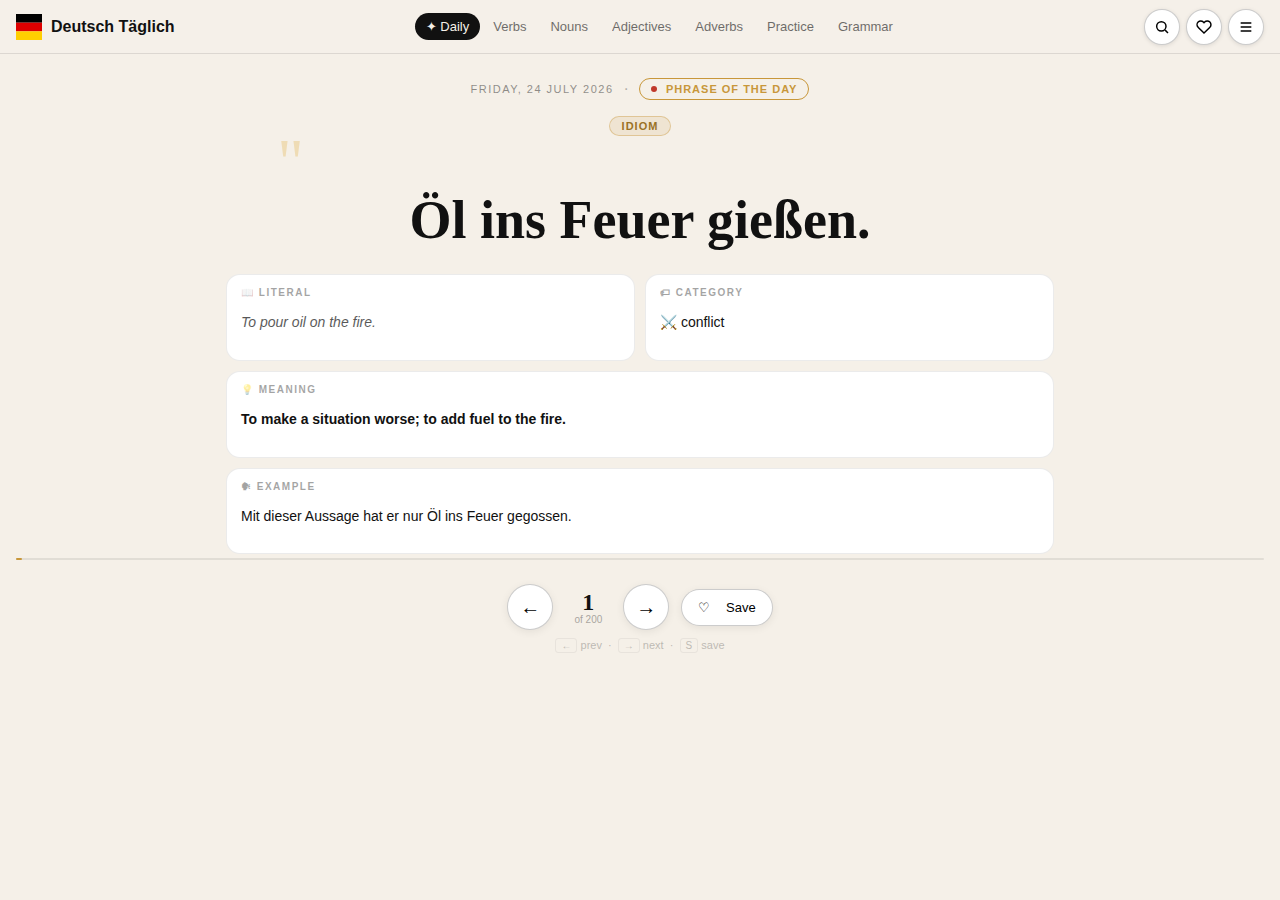
<file: index.html>
<!DOCTYPE html>
<html lang="en">
<head>
<meta charset="UTF-8">
<meta name="viewport" content="width=device-width, initial-scale=1.0">
<title>Deutsch Täglich</title>
<link rel="icon" href="data:image/svg+xml,<svg xmlns=%22http://www.w3.org/2000/svg%22 viewBox=%220 0 100 100%22><text y=%22.9em%22 font-size=%2290%22>🇩🇪</text></svg>">
<style>
/* Hard resets — override ANYTHING from style.css if loaded */
html { background:#f5f0e8 !important; }
body { 
  margin:0 !important; padding:0 !important;
  background:#f5f0e8 !important;
  font-family:-apple-system,BlinkMacSystemFont,'Segoe UI',sans-serif !important;
  color:#111 !important;
  display:block !important;
  min-height:100vh !important;
}

/* Topbar */
#topbar {
  position:sticky; top:0; z-index:9999;
  background:rgba(245,240,232,.97);
  border-bottom:1px solid rgba(0,0,0,.1);
  height:54px;
  display:flex !important;
  align-items:center;
  padding:0 16px; gap:8px;
  box-sizing:border-box;
}
#logo {
  display:flex; align-items:center; gap:9px;
  text-decoration:none; color:#111;
  font-size:16px; font-weight:700;
  flex-shrink:0; white-space:nowrap;
}
#logo:hover { opacity:.7; }
#topnav {
  flex:1; display:flex; align-items:center;
  justify-content:center; gap:2px; overflow:hidden;
}
#topnav a {
  white-space:nowrap; padding:6px 11px; border-radius:999px;
  font-size:13px; font-weight:500; color:#111;
  text-decoration:none; opacity:.6; transition:all .15s;
}
#topnav a:hover { opacity:1; background:rgba(0,0,0,.07); }
#topnav a.on { opacity:1; background:#111; color:#f5f0e8; }
#topacts {
  display:flex !important; align-items:center;
  gap:6px; flex-shrink:0;
}
.ibtn {
  width:36px !important; height:36px !important;
  border-radius:50%; border:1.5px solid rgba(0,0,0,.2);
  background:#fff !important; cursor:pointer;
  display:flex !important; align-items:center; justify-content:center;
  padding:0; box-shadow:0 1px 4px rgba(0,0,0,.1);
}
.ibtn:hover { background:#eee !important; }
@media(max-width:640px){
  #topnav { display:none !important; }
  #logo-txt { display:none !important; }
}

/* Drawer */
#drw-bk {
  position:fixed; inset:0; background:rgba(0,0,0,.4);
  z-index:10000; display:none;
}
#drw {
  position:fixed; top:0; right:0;
  width:280px; height:100%; background:#fff;
  z-index:10001; display:none; flex-direction:column;
  box-shadow:-4px 0 24px rgba(0,0,0,.18);
  overflow-y:auto;
}
#drw.open, #drw-bk.open { display:flex; }
#drw-bk.open { display:block; }
.drw-top {
  display:flex; align-items:center; justify-content:space-between;
  padding:18px 20px; border-bottom:1px solid #eee;
  font-weight:700; font-size:13px; letter-spacing:.06em; text-transform:uppercase;
}
.drw-nav { display:flex; flex-direction:column; padding:8px 0; }
.drw-nav a {
  padding:13px 20px; text-decoration:none; color:#111;
  font-size:15px; font-weight:500;
  border-left:3px solid transparent;
  transition:background .12s;
}
.drw-nav a:hover { background:#f5f5f5; }
.drw-nav a.on { border-left-color:#111; background:#f9f9f9; }
.xcls {
  background:none; border:none; cursor:pointer;
  font-size:20px; color:#888; padding:4px 6px; line-height:1;
}

/* Modals */
.modal {
  position:fixed; inset:0; z-index:20000; display:none;
}
.modal.open { display:block; }
.mbk {
  position:absolute; inset:0; background:rgba(0,0,0,.4);
}
.mpanel {
  position:absolute; top:8vh; left:50%; transform:translateX(-50%);
  width:min(92vw,660px); background:#fff; border-radius:12px;
  padding:20px; max-height:80vh;
  display:flex; flex-direction:column; overflow:hidden;
}
.mtop {
  display:flex; align-items:center; justify-content:space-between;
  padding-bottom:12px; border-bottom:1px solid #eee;
  font-weight:700; font-size:13px; letter-spacing:.06em; text-transform:uppercase;
}
.minput {
  display:block; width:100%; margin:12px 0;
  padding:10px 12px; border:1px solid #e0e0e0;
  border-radius:8px; font-size:15px; font-family:inherit;
  outline:none; box-sizing:border-box;
}
.minput:focus { border-color:#888; }
.mres {
  flex:1; overflow-y:auto; display:flex;
  flex-direction:column; gap:4px;
  padding-top:4px;
}
.mrow {
  display:flex; justify-content:space-between; align-items:center;
  padding:9px 8px; border-radius:8px; cursor:pointer;
}
.mrow:hover { background:#f5f5f5; }

/* Hero content */
#page {
  display:block !important;
  padding:24px 16px 0;
  max-width:860px; margin:0 auto;
  width:100%; box-sizing:border-box;
}
#meta {
  display:flex; align-items:center; gap:10px;
  flex-wrap:wrap; justify-content:center; margin-bottom:16px;
}
#ddate {
  font-size:11px; letter-spacing:1.5px;
  text-transform:uppercase; opacity:.45; font-weight:500;
}
.badge {
  display:inline-flex; align-items:center; gap:5px;
  padding:4px 11px; border-radius:999px;
  border:1.5px solid #c8973a;
  font-size:11px; font-weight:600; letter-spacing:1px;
  text-transform:uppercase; color:#c8973a;
}
.dot {
  width:6px; height:6px; border-radius:50%;
  background:#c0392b; animation:bl 2s infinite;
}
@keyframes bl {0%,100%{opacity:1}50%{opacity:.3}}
#type-pill {
  display:inline-block; padding:3px 12px; border-radius:999px;
  background:rgba(200,151,58,.12); border:1px solid rgba(200,151,58,.4);
  font-size:11px; font-weight:600; letter-spacing:1px;
  text-transform:uppercase; color:#9a7225; margin-bottom:10px;
}
#qm {
  font-family:Georgia,serif; font-size:65px; line-height:.5;
  color:#e8c06a; opacity:.4; display:block;
  margin-left:max(12px,4vw); user-select:none;
}
#gtxt {
  font-family:Georgia,'Times New Roman',serif;
  font-size:clamp(22px,4.5vw,54px);
  font-weight:bold; line-height:1.18; text-align:center;
  color:#111 !important; margin:10px 0 0;
  transition:opacity .22s,transform .22s;
  display:block !important;
}
#gtxt.out { opacity:0; transform:translateY(8px); }
#cards {
  display:grid; grid-template-columns:1fr 1fr; gap:10px;
  margin:22px 0 0;
}
@media(max-width:480px){ #cards { grid-template-columns:1fr; } }
.card {
  background:#fff; border:1px solid rgba(0,0,0,.08);
  border-radius:14px; padding:12px 14px;
  display:block !important;
}
.full { grid-column:1/-1; }
.lbl {
  display:block; font-size:10px; font-weight:600;
  letter-spacing:1.5px; text-transform:uppercase;
  opacity:.38; margin-bottom:4px;
}
.val { font-size:14px; line-height:1.55; color:#111; display:block !important; }
.val.it { font-style:italic; opacity:.7; }
.val.bd { font-weight:600; }

/* Controls */
#ctrls {
  display:flex; align-items:center; justify-content:center;
  gap:12px; margin:24px 0 8px; flex-wrap:wrap; padding:0 16px;
}
.ctrl {
  width:46px; height:46px; border-radius:50%;
  border:1.5px solid rgba(0,0,0,.2);
  background:#fff; cursor:pointer; font-size:20px;
  display:flex; align-items:center; justify-content:center;
  transition:all .15s; box-shadow:0 2px 8px rgba(0,0,0,.07);
}
.ctrl:hover { background:#111; color:#f5f0e8; border-color:#111; }
.ctrl:active { transform:scale(.94); }
#cnt {
  display:flex; flex-direction:column;
  align-items:center; min-width:46px;
}
#cnt-n {
  font-family:Georgia,serif; font-size:24px;
  font-weight:bold; line-height:1;
}
#cnt-t { font-size:10px; opacity:.35; }
#sbtn {
  display:flex; align-items:center; gap:6px;
  padding:10px 16px; border-radius:999px;
  border:1.5px solid rgba(0,0,0,.2);
  background:#fff; cursor:pointer;
  font-size:13px; font-weight:500; font-family:inherit;
  box-shadow:0 2px 8px rgba(0,0,0,.07); transition:all .15s;
}
#sbtn:hover, #sbtn.saved {
  background:#c8973a; color:#fff; border-color:#c8973a;
}
#prog { margin:4px 16px 0; }
#prog-t { height:2px; background:rgba(0,0,0,.08); border-radius:2px; }
#prog-f { height:100%; background:#c8973a; border-radius:2px; transition:width .35s; width:.5%; }
#hint {
  text-align:center; margin:6px 0 20px;
  font-size:11px; opacity:.25;
}
kbd {
  display:inline-block; padding:1px 5px;
  border:1px solid rgba(0,0,0,.2); border-radius:3px;
  font:inherit; font-size:10px;
}
@media(max-width:480px){ #hint { display:none; } }

/* Error box */
#errbox {
  display:none; background:#fee; border:1px solid #f88;
  border-radius:8px; padding:12px 16px; margin:16px;
  font-size:13px; color:#c00;
}
</style>
</head>
<body>

<div id="topbar">
  <a href="index.html" id="logo">
    <svg width="26" height="26" viewBox="0 0 26 26" fill="none">
      <rect width="26" height="8.67" fill="#000"/>
      <rect y="8.67" width="26" height="8.67" fill="#DD0000"/>
      <rect y="17.33" width="26" height="8.67" fill="#FFCE00"/>
    </svg>
    <span id="logo-txt">Deutsch Täglich</span>
  </a>
  <div id="topnav">
    <a href="index.html" class="on">✦ Daily</a>
    <a href="verbs.html">Verbs</a>
    <a href="nouns.html">Nouns</a>
    <a href="adjectives.html">Adjectives</a>
    <a href="adverbs.html">Adverbs</a>
    <a href="practice.html">Practice</a>
    <a href="grammar.html">Grammar</a>
  </div>
  <div id="topacts">
    <button class="ibtn" id="btnSearch" aria-label="Search">
      <svg viewBox="0 0 24 24" width="16" height="16" fill="none" stroke="currentColor" stroke-width="2.2"><circle cx="11" cy="11" r="7"/><path d="M21 21l-4.3-4.3"/></svg>
    </button>
    <button class="ibtn" id="btnSaved" aria-label="Saved">
      <svg viewBox="0 0 24 24" width="16" height="16" fill="none" stroke="currentColor" stroke-width="2.2"><path d="M20.8 4.6a5.5 5.5 0 0 0-7.8 0L12 5.6l-1-1a5.5 5.5 0 0 0-7.8 7.8l1 1L12 21l7.8-7.6 1-1a5.5 5.5 0 0 0 0-7.8z"/></svg>
    </button>
    <button class="ibtn" id="btnMenu" aria-label="Menu">
      <svg viewBox="0 0 24 24" width="16" height="16" fill="none" stroke="currentColor" stroke-width="2.2"><path d="M4 6h16M4 12h16M4 18h16"/></svg>
    </button>
  </div>
</div>

<!-- Drawer -->
<div id="drw-bk" onclick="closeDrw()"></div>
<div id="drw">
  <div class="drw-top">Menu <button class="xcls" onclick="closeDrw()">✕</button></div>
  <div class="drw-nav">
    <a href="index.html" class="on">✦ Daily Idioms</a>
    <a href="verbs.html">🔤 Verbs</a>
    <a href="nouns.html">📦 Nouns</a>
    <a href="adjectives.html">🎨 Adjectives</a>
    <a href="adverbs.html">💨 Adverbs</a>
    <a href="practice.html">✅ Practice</a>
    <a href="grammar.html">📖 Grammar</a>
  </div>
</div>

<!-- Search modal -->
<div class="modal" id="mSearch">
  <div class="mbk" onclick="closeM('mSearch')"></div>
  <div class="mpanel">
    <div class="mtop">Search <button class="xcls" onclick="closeM('mSearch')">✕</button></div>
    <input class="minput" id="sq" placeholder="Type to search idioms…" oninput="doSearch()">
    <div class="mres" id="sres"></div>
  </div>
</div>

<!-- Saved modal -->
<div class="modal" id="mSaved">
  <div class="mbk" onclick="closeM('mSaved')"></div>
  <div class="mpanel">
    <div class="mtop">Saved Phrases <button class="xcls" onclick="closeM('mSaved')">✕</button></div>
    <div class="mres" id="svres"></div>
  </div>
</div>

<!-- Main content — visible even before JS runs -->
<div id="page">
  <div id="meta">
    <span id="ddate">—</span>
    <span style="opacity:.3">·</span>
    <span class="badge"><span class="dot"></span>&nbsp;Phrase of the Day</span>
  </div>
  <div style="text-align:center">
    <span id="type-pill">Idiom</span>
  </div>
  <div id="qm">"</div>
  <h1 id="gtxt">Das ist nicht mein Bier.</h1>
  <div id="errbox"></div>
  <div id="cards">
    <div class="card"><span class="lbl">📖 Literal</span><p class="val it" id="vLit">That is not my beer.</p></div>
    <div class="card"><span class="lbl">🏷 Category</span><p class="val" id="vCat">everyday</p></div>
    <div class="card full"><span class="lbl">💡 Meaning</span><p class="val bd" id="vMean">That's not my problem / not my business.</p></div>
    <div class="card full"><span class="lbl">🗣 Example</span><p class="val" id="vEx">Kümmere dich nicht darum – das ist nicht mein Bier.</p></div>
  </div>
</div>

<div id="prog"><div id="prog-t"><div id="prog-f"></div></div></div>
<div id="ctrls">
  <button class="ctrl" id="btnP">←</button>
  <div id="cnt"><span id="cnt-n">1</span><span id="cnt-t">of 200</span></div>
  <button class="ctrl" id="btnN">→</button>
  <button id="sbtn"><span id="sHrt">♡</span>&nbsp;<span id="sLbl">Save</span></button>
</div>
<div id="hint"><kbd>←</kbd> prev &nbsp;·&nbsp; <kbd>→</kbd> next &nbsp;·&nbsp; <kbd>S</kbd> save</div>

<noscript><p style="text-align:center;padding:20px;color:#888">Enable JavaScript to browse all 200 phrases.</p></noscript>

<script>
// Error handler — shows any JS crash visibly
onerror = function(msg, src, line, col, err) {
  var box = document.getElementById('errbox');
  if (box) { box.style.display = 'block'; box.textContent = 'JS Error: ' + msg + ' (line ' + line + ')'; }
  return false;
};

// Drawer
function openDrw()  { document.getElementById('drw').classList.add('open');    document.getElementById('drw-bk').classList.add('open'); }
function closeDrw() { document.getElementById('drw').classList.remove('open'); document.getElementById('drw-bk').classList.remove('open'); }
document.getElementById('btnMenu').addEventListener('click', openDrw);

// Modals
function openM(id)  { document.getElementById(id).classList.add('open'); }
function closeM(id) { document.getElementById(id).classList.remove('open'); }
document.getElementById('btnSearch').addEventListener('click', function() { openM('mSearch'); setTimeout(function(){ document.getElementById('sq').focus(); }, 80); });
document.getElementById('btnSaved').addEventListener('click', function()  { openM('mSaved');  renderSaved(); });

// ── Saved (localStorage with fallback) ──────────────────────────
var saved = [], savedMeta = {};
try {
  saved     = JSON.parse(localStorage.getItem('dtSaved') || '[]');
  savedMeta = JSON.parse(localStorage.getItem('dtMeta')  || '{}');
} catch(e) {}
function storeSaved() {
  try { localStorage.setItem('dtSaved', JSON.stringify(saved)); localStorage.setItem('dtMeta', JSON.stringify(savedMeta)); } catch(e){}
}
function isSaved(id) { return saved.indexOf(id) >= 0; }
function addSaved(id, meta) { if (!isSaved(id)) saved.push(id); savedMeta[id] = meta; storeSaved(); }
function remSaved(id) { saved = saved.filter(function(x){ return x !== id; }); delete savedMeta[id]; storeSaved(); }

// ── Data ─────────────────────────────────────────────────────────
var DB = [
  { id: 1, german: "Das ist nicht mein Bier.", literal: "That is not my beer.", meaning: "That's not my problem / not my business.", example: "Kümmere dich nicht darum – das ist nicht mein Bier.", category: "everyday", type: "idiom", tags: ["beer", "responsibility"] },
  { id: 2, german: "Den Teufel an die Wand malen.", literal: "To paint the devil on the wall.", meaning: "To tempt fate by expecting the worst; to be overly pessimistic.", example: "Mal nicht den Teufel an die Wand – es wird schon gut gehen.", category: "attitude", type: "idiom", tags: ["superstition", "pessimism"] },
  { id: 3, german: "Da liegt der Hund begraben.", literal: "That's where the dog is buried.", meaning: "That's the crux of the matter; that's the real problem.", example: "Jetzt weiß ich, wo der Hund begraben liegt.", category: "problem", type: "idiom", tags: ["dog", "problem"] },
  { id: 4, german: "Einen Bock schießen.", literal: "To shoot a billy goat.", meaning: "To make a blunder; to put one's foot in it.", example: "Mit dieser Aussage habe ich einen Bock geschossen.", category: "mistakes", type: "idiom", tags: ["mistake", "goat"] },
  { id: 5, german: "Das ist ein Katzensprung.", literal: "That's a cat's jump.", meaning: "It's just a stone's throw away; very short distance.", example: "Zum Bahnhof ist es nur ein Katzensprung.", category: "distance", type: "idiom", tags: ["cat", "distance"] },
  { id: 6, german: "Schwein haben.", literal: "To have pig.", meaning: "To be lucky; to have a stroke of luck.", example: "Er hat wirklich Schwein gehabt, dass er den Bus noch erwischt hat.", category: "luck", type: "idiom", tags: ["pig", "luck"] },
  { id: 7, german: "Die Katze aus dem Sack lassen.", literal: "To let the cat out of the bag.", meaning: "To reveal a secret.", example: "Endlich hat sie die Katze aus dem Sack gelassen.", category: "secrets", type: "idiom", tags: ["cat", "secret"] },
  { id: 8, german: "Mit den Wölfen heulen.", literal: "To howl with the wolves.", meaning: "To go along with the crowd; to follow the majority.", example: "Er heulte mit den Wölfen, obwohl er eigentlich anderer Meinung war.", category: "society", type: "idiom", tags: ["wolf", "conformity"] },
  { id: 9, german: "Den Stier bei den Hörnern packen.", literal: "To grab the bull by the horns.", meaning: "To tackle a problem head-on; to face a challenge directly.", example: "Es wird Zeit, den Stier bei den Hörnern zu packen.", category: "action", type: "idiom", tags: ["bull", "courage"] },
  { id: 10, german: "Eulen nach Athen tragen.", literal: "To carry owls to Athens.", meaning: "To carry coals to Newcastle; to do something completely unnecessary.", example: "Ihm Ratschläge geben? Das heißt Eulen nach Athen tragen.", category: "futility", type: "idiom", tags: ["owl", "futility"] },
  { id: 11, german: "Ein Haar in der Suppe finden.", literal: "To find a hair in the soup.", meaning: "To find fault with everything; to nitpick.", example: "Er findet immer ein Haar in der Suppe.", category: "attitude", type: "idiom", tags: ["food", "criticism"] },
  { id: 12, german: "Die Kuh vom Eis bringen.", literal: "To get the cow off the ice.", meaning: "To resolve a difficult or awkward situation.", example: "Wir müssen irgendwie die Kuh vom Eis bringen.", category: "problem", type: "idiom", tags: ["cow", "solution"] },
  { id: 13, german: "Einem geschenkten Gaul schaut man nicht ins Maul.", literal: "Don't look a gift horse in the mouth.", meaning: "Be grateful for gifts and don't find fault with them.", example: "Sei dankbar! Einem geschenkten Gaul schaut man nicht ins Maul.", category: "gratitude", type: "proverb", tags: ["horse", "gratitude"] },
  { id: 14, german: "Mit jemandem ein Hühnchen rupfen.", literal: "To pluck a chicken with someone.", meaning: "To have a bone to pick with someone; to settle a score.", example: "Mit dir muss ich noch ein Hühnchen rupfen!", category: "conflict", type: "idiom", tags: ["chicken", "conflict"] },
  { id: 15, german: "Wenn die Katze aus dem Haus ist, tanzen die Mäuse.", literal: "When the cat is out of the house, the mice dance.", meaning: "When the boss/authority figure is away, others do as they please.", example: "Der Chef ist im Urlaub – wenn die Katze aus dem Haus ist, tanzen die Mäuse.", category: "behavior", type: "proverb", tags: ["cat", "mouse", "freedom"] },
  { id: 16, german: "Perlen vor die Säue werfen.", literal: "To throw pearls before swine.", meaning: "To give something valuable to someone who doesn't appreciate it.", example: "Gute Ratschläge gib ihm nicht – das ist Perlen vor die Säue werfen.", category: "futility", type: "idiom", tags: ["pig", "value"] },
  { id: 17, german: "Nicht alle Tassen im Schrank haben.", literal: "Not to have all cups in the cupboard.", meaning: "To be a bit crazy; not all there.", example: "Der hat doch nicht alle Tassen im Schrank!", category: "personality", type: "idiom", tags: ["crazy", "cups"] },
  { id: 18, german: "Auf den Hund gekommen sein.", literal: "To have come to the dog.", meaning: "To have fallen on hard times; to be in a sorry state.", example: "Das Restaurant ist wirklich auf den Hund gekommen.", category: "decline", type: "idiom", tags: ["dog", "decline"] },

  { id: 19, german: "Morgenstund hat Gold im Mund.", literal: "The morning hour has gold in its mouth.", meaning: "The early bird catches the worm; early risers are rewarded.", example: "Steh früh auf – Morgenstund hat Gold im Mund.", category: "time", type: "proverb", tags: ["morning", "success"] },
  { id: 20, german: "Nach Regen kommt Sonnenschein.", literal: "After rain comes sunshine.", meaning: "After hard times, better days will come.", example: "Gib nicht auf – nach Regen kommt Sonnenschein.", category: "hope", type: "proverb", tags: ["weather", "hope"] },
  { id: 21, german: "Andere Länder, andere Sitten.", literal: "Other countries, other customs.", meaning: "Different places have different rules and traditions; when in Rome.", example: "Wundere dich nicht – andere Länder, andere Sitten.", category: "culture", type: "proverb", tags: ["culture", "travel"] },
  { id: 22, german: "Wie man in den Wald hineinruft, so schallt es heraus.", literal: "As you call into the forest, so it echoes back.", meaning: "You get what you give; treat others as you wish to be treated.", example: "Sei freundlich zu anderen – wie man in den Wald ruft, so schallt es heraus.", category: "relationships", type: "proverb", tags: ["forest", "karma"] },

  { id: 23, german: "Jemandem auf den Zahn fühlen.", literal: "To feel someone's tooth.", meaning: "To probe someone; to test someone's knowledge or intentions.", example: "In dem Interview wird man dir auf den Zahn fühlen.", category: "communication", type: "idiom", tags: ["tooth", "test"] },
  { id: 24, german: "Auf großem Fuß leben.", literal: "To live on a big foot.", meaning: "To live extravagantly; to live beyond one's means.", example: "Er lebt auf großem Fuß, obwohl er kein Geld hat.", category: "money", type: "idiom", tags: ["foot", "money", "lifestyle"] },
  { id: 25, german: "Einen langen Arm haben.", literal: "To have a long arm.", meaning: "To have influence and power; to have connections.", example: "Der Bürgermeister hat einen langen Arm.", category: "power", type: "idiom", tags: ["arm", "power"] },
  { id: 26, german: "Sich etwas hinter die Ohren schreiben.", literal: "To write something behind one's ears.", meaning: "To take note of something important; to remember something well.", example: "Schreib dir das hinter die Ohren: Pünktlichkeit zählt!", category: "memory", type: "idiom", tags: ["ear", "memory"] },
  { id: 27, german: "Kalte Füße bekommen.", literal: "To get cold feet.", meaning: "To lose one's nerve; to back out of something.", example: "Er hat kurz vor der Hochzeit kalte Füße bekommen.", category: "fear", type: "idiom", tags: ["feet", "fear", "courage"] },
  { id: 28, german: "Den Kopf in den Sand stecken.", literal: "To put one's head in the sand.", meaning: "To ignore reality; to bury one's head in the sand.", example: "Du kannst den Kopf nicht in den Sand stecken – das Problem geht nicht weg.", category: "attitude", type: "idiom", tags: ["head", "avoidance"] },
  { id: 29, german: "Auf der Hand liegen.", literal: "To lie on the hand.", meaning: "To be obvious; to be self-evident.", example: "Es liegt auf der Hand, dass wir mehr üben müssen.", category: "clarity", type: "idiom", tags: ["hand", "obvious"] },
  { id: 30, german: "Sich in die eigene Tasche lügen.", literal: "To lie into one's own pocket.", meaning: "To fool oneself; to engage in self-deception.", example: "Du lügst dir selbst in die Tasche, wenn du das glaubst.", category: "honesty", type: "idiom", tags: ["pocket", "self-deception"] },
  { id: 31, german: "Das Herz auf der Zunge tragen.", literal: "To carry one's heart on one's tongue.", meaning: "To speak one's mind openly; to be very outspoken.", example: "Sie trägt das Herz auf der Zunge – immer ehrlich.", category: "communication", type: "idiom", tags: ["heart", "honesty"] },
  { id: 32, german: "Jemanden auf Herz und Nieren prüfen.", literal: "To test someone on heart and kidneys.", meaning: "To test someone thoroughly; to put someone through their paces.", example: "Im Vorstellungsgespräch wurde er auf Herz und Nieren geprüft.", category: "testing", type: "idiom", tags: ["heart", "thorough"] },
  { id: 33, german: "Hals- und Beinbruch!", literal: "Neck and leg break!", meaning: "Good luck! (said ironically — like 'break a leg')", example: "Hals- und Beinbruch bei deiner Prüfung!", category: "wishes", type: "saying", tags: ["luck", "theater"] },
  { id: 34, german: "Sich etwas von der Seele reden.", literal: "To talk something off one's soul.", meaning: "To get something off one's chest; to unburden oneself.", example: "Ich muss mir das einfach von der Seele reden.", category: "emotion", type: "idiom", tags: ["soul", "emotion"] },
  { id: 35, german: "Ins Fettnäpfchen treten.", literal: "To step into the little grease pot.", meaning: "To put one's foot in one's mouth; to make a social blunder.", example: "Mit dieser Bemerkung ist er ins Fettnäpfchen getreten.", category: "mistakes", type: "idiom", tags: ["blunder", "social"] },
  { id: 36, german: "Jemandem den Daumen drücken.", literal: "To press the thumb for someone.", meaning: "To keep one's fingers crossed for someone; to wish someone luck.", example: "Ich drücke dir die Daumen bei der Prüfung!", category: "wishes", type: "idiom", tags: ["thumb", "luck"] },

  { id: 37, german: "Das ist nicht jedermanns Geschmack.", literal: "That is not everyone's taste.", meaning: "That's not for everyone; it's an acquired taste.", example: "Heavy Metal ist nicht jedermanns Geschmack.", category: "preference", type: "saying", tags: ["taste", "preference"] },
  { id: 38, german: "Das geht mir auf den Keks.", literal: "That goes on my cookie.", meaning: "That gets on my nerves; that annoys me.", example: "Dieses Lied geht mir total auf den Keks.", category: "annoyance", type: "idiom", tags: ["cookie", "annoyance"] },
  { id: 39, german: "Alles hat ein Ende, nur die Wurst hat zwei.", literal: "Everything has an end, only the sausage has two.", meaning: "Everything comes to an end eventually.", example: "Alles hat ein Ende, nur die Wurst hat zwei – irgendwann ist Schluss.", category: "time", type: "saying", tags: ["sausage", "end"] },
  { id: 40, german: "Das ist mir Wurst.", literal: "That is sausage to me.", meaning: "I couldn't care less; that's all the same to me.", example: "Ob wir Pasta oder Pizza essen – das ist mir Wurst.", category: "indifference", type: "idiom", tags: ["sausage", "indifference"] },
  { id: 41, german: "Wer zuerst kommt, mahlt zuerst.", literal: "Whoever comes first, grinds first.", meaning: "First come, first served.", example: "Stell dich früh an – wer zuerst kommt, mahlt zuerst.", category: "fairness", type: "proverb", tags: ["fairness", "order"] },
  { id: 42, german: "Seinen Senf dazugeben.", literal: "To add one's mustard.", meaning: "To put in one's two cents; to offer an unsolicited opinion.", example: "Er muss immer seinen Senf dazugeben.", category: "communication", type: "idiom", tags: ["mustard", "opinion"] },
  { id: 43, german: "In den sauren Apfel beißen.", literal: "To bite into the sour apple.", meaning: "To bite the bullet; to do something unpleasant that has to be done.", example: "Du musst einfach in den sauren Apfel beißen und entschuldigen.", category: "courage", type: "idiom", tags: ["apple", "duty"] },
  { id: 44, german: "Das Ei des Kolumbus.", literal: "Columbus's egg.", meaning: "A brilliantly simple solution to a difficult problem.", example: "Diese Erfindung ist das Ei des Kolumbus.", category: "solutions", type: "saying", tags: ["egg", "solution"] },
  { id: 45, german: "Kleine Brötchen backen.", literal: "To bake small bread rolls.", meaning: "To be modest; to lower one's ambitions; to be realistic.", example: "Nach der Pleite muss er kleine Brötchen backen.", category: "humility", type: "idiom", tags: ["bread", "humility"] },

  { id: 46, german: "Das kostet ein Heidengeld.", literal: "That costs a pagan's money.", meaning: "That costs a fortune; that's extremely expensive.", example: "Die Reparatur hat ein Heidengeld gekostet.", category: "money", type: "idiom", tags: ["money", "expensive"] },
  { id: 47, german: "Auf Pump kaufen.", literal: "To buy on pump.", meaning: "To buy on credit; to live on borrowed money.", example: "Er kauft alles auf Pump – das wird ihn ruinieren.", category: "money", type: "idiom", tags: ["money", "credit"] },
  { id: 48, german: "Geld stinkt nicht.", literal: "Money doesn't stink.", meaning: "Money is money, no matter where it comes from.", example: "Auch dieser Job ist gut – Geld stinkt nicht.", category: "money", type: "proverb", tags: ["money", "pragmatism"] },
  { id: 49, german: "Zeit ist Geld.", literal: "Time is money.", meaning: "Don't waste time; every moment has value.", example: "Mach schneller – Zeit ist Geld!", category: "time", type: "proverb", tags: ["time", "money", "work"] },
  { id: 50, german: "Den Kürzeren ziehen.", literal: "To pull the shorter one.", meaning: "To get the worst of a deal; to come off worst.", example: "Bei dem Vergleich hat er den Kürzeren gezogen.", category: "fairness", type: "idiom", tags: ["disadvantage", "deal"] },
  { id: 51, german: "Auf eigenen Beinen stehen.", literal: "To stand on one's own legs.", meaning: "To be independent; to support oneself.", example: "Mit 25 stand er endlich auf eigenen Beinen.", category: "independence", type: "idiom", tags: ["independence", "legs"] },
  { id: 52, german: "Sich keine Arbeit aus den Rippen schneiden.", literal: "Not to cut work from one's ribs.", meaning: "To be lazy; to avoid doing one's share of work.", example: "Er schneidet sich keine Arbeit aus den Rippen.", category: "laziness", type: "idiom", tags: ["work", "laziness"] },

  { id: 53, german: "Der Apfel fällt nicht weit vom Stamm.", literal: "The apple doesn't fall far from the trunk.", meaning: "Children take after their parents; like father, like son.", example: "Er ist genauso dickköpfig wie sein Vater – der Apfel fällt nicht weit vom Stamm.", category: "family", type: "proverb", tags: ["apple", "family", "character"] },
  { id: 54, german: "Übung macht den Meister.", literal: "Practice makes the master.", meaning: "Practice makes perfect.", example: "Ich lerne jeden Tag Deutsch – Übung macht den Meister.", category: "learning", type: "proverb", tags: ["practice", "skill"] },
  { id: 55, german: "Lügen haben kurze Beine.", literal: "Lies have short legs.", meaning: "Lies don't get you far; the truth will come out.", example: "Gib es zu – Lügen haben kurze Beine.", category: "honesty", type: "proverb", tags: ["lies", "truth"] },
  { id: 56, german: "Was du heute kannst besorgen, das verschiebe nicht auf morgen.", literal: "What you can get done today, don't postpone to tomorrow.", meaning: "Don't procrastinate; do it now.", example: "Fang jetzt an – was du heute kannst besorgen, verschiebe nicht auf morgen.", category: "action", type: "proverb", tags: ["procrastination", "time"] },
  { id: 57, german: "Wer anderen eine Grube gräbt, fällt selbst hinein.", literal: "Whoever digs a pit for others falls into it himself.", meaning: "If you try to harm others, you'll end up hurting yourself.", example: "Wer anderen eine Grube gräbt, fällt selbst hinein.", category: "karma", type: "proverb", tags: ["karma", "revenge"] },
  { id: 58, german: "Irren ist menschlich.", literal: "To err is human.", meaning: "Everyone makes mistakes; it's part of being human.", example: "Mach dir keine Sorgen – irren ist menschlich.", category: "mistakes", type: "proverb", tags: ["mistakes", "humanity"] },
  { id: 59, german: "Was man nicht im Kopf hat, muss man in den Beinen haben.", literal: "What one doesn't have in the head, one must have in the legs.", meaning: "If you forget things, you end up doing extra work.", example: "Ich habe die Schlüssel wieder vergessen – was man nicht im Kopf hat, muss man in den Beinen haben.", category: "wisdom", type: "proverb", tags: ["memory", "effort"] },
  { id: 60, german: "Ende gut, alles gut.", literal: "End good, all good.", meaning: "All's well that ends well.", example: "Es war stressig, aber wir haben es geschafft – Ende gut, alles gut.", category: "hope", type: "proverb", tags: ["ending", "success"] },
  { id: 61, german: "Stille Wasser sind tief.", literal: "Still waters run deep.", meaning: "Quiet people often have a lot going on inside; don't judge by appearances.", example: "Sie sagt wenig, aber sie beobachtet alles – stille Wasser sind tief.", category: "personality", type: "proverb", tags: ["quiet", "depth"] },
  { id: 62, german: "Wer suchet, der findet.", literal: "Whoever seeks, finds.", meaning: "If you look hard enough, you'll find what you're looking for.", example: "Such weiter – wer suchet, der findet.", category: "persistence", type: "proverb", tags: ["search", "persistence"] },
  { id: 63, german: "Gelegenheit macht Diebe.", literal: "Opportunity makes thieves.", meaning: "People are tempted to do wrong when the opportunity arises.", example: "Lass das Geld nicht offen liegen – Gelegenheit macht Diebe.", category: "temptation", type: "proverb", tags: ["opportunity", "temptation"] },
  { id: 64, german: "Viele Köche verderben den Brei.", literal: "Many cooks spoil the porridge.", meaning: "Too many people involved in a task leads to poor results.", example: "Lass uns eine Person entscheiden – viele Köche verderben den Brei.", category: "teamwork", type: "proverb", tags: ["cooking", "teamwork"] },
  { id: 65, german: "Der frühe Vogel fängt den Wurm.", literal: "The early bird catches the worm.", meaning: "Getting up and starting early leads to success.", example: "Wach früh auf – der frühe Vogel fängt den Wurm.", category: "time", type: "proverb", tags: ["bird", "morning", "success"] },
  { id: 66, german: "Reden ist Silber, Schweigen ist Gold.", literal: "Speaking is silver, silence is golden.", meaning: "Sometimes it's better to say nothing.", example: "Sag lieber nichts – Reden ist Silber, Schweigen ist Gold.", category: "communication", type: "proverb", tags: ["silence", "wisdom"] },

  { id: 67, german: "Gleich und gleich gesellt sich gern.", literal: "Like and like likes to join.", meaning: "Birds of a feather flock together.", example: "Natürlich sind sie befreundet – gleich und gleich gesellt sich gern.", category: "relationships", type: "proverb", tags: ["similarity", "friendship"] },
  { id: 68, german: "Aus den Augen, aus dem Sinn.", literal: "Out of the eyes, out of the mind.", meaning: "Out of sight, out of mind.", example: "Er denkt nicht mehr an sie – aus den Augen, aus dem Sinn.", category: "relationships", type: "proverb", tags: ["distance", "memory"] },
  { id: 69, german: "In der Not frisst der Teufel Fliegen.", literal: "In need, the devil eats flies.", meaning: "Beggars can't be choosers; in desperate times, you take what you can get.", example: "Nimm die Arbeit – in der Not frisst der Teufel Fliegen.", category: "survival", type: "proverb", tags: ["need", "desperation"] },
  { id: 70, german: "Geteiltes Leid ist halbes Leid.", literal: "Shared sorrow is half a sorrow.", meaning: "A problem shared is a problem halved; sharing troubles makes them easier to bear.", example: "Erzähl mir davon – geteiltes Leid ist halbes Leid.", category: "empathy", type: "proverb", tags: ["sharing", "sorrow"] },
  { id: 71, german: "Geteilte Freude ist doppelte Freude.", literal: "Shared joy is double joy.", meaning: "Happiness is greater when shared with others.", example: "Feier mit uns – geteilte Freude ist doppelte Freude.", category: "happiness", type: "proverb", tags: ["sharing", "joy"] },
  { id: 72, german: "Wer schweigt, stimmt zu.", literal: "Whoever is silent, agrees.", meaning: "Silence implies consent.", example: "Wenn du nichts sagst, nehme ich an, du bist einverstanden – wer schweigt, stimmt zu.", category: "communication", type: "proverb", tags: ["silence", "consent"] },
  { id: 73, german: "Mit jemandem durch dick und dünn gehen.", literal: "To go through thick and thin with someone.", meaning: "To stand by someone through all difficulties.", example: "Ich gehe mit dir durch dick und dünn.", category: "loyalty", type: "idiom", tags: ["loyalty", "friendship"] },

  { id: 74, german: "Da Schmetterlinge im Bauch haben.", literal: "To have butterflies in the stomach.", meaning: "To feel nervous excitement, especially about a romantic interest.", example: "Wenn sie ihn sieht, hat sie Schmetterlinge im Bauch.", category: "emotion", type: "idiom", tags: ["butterflies", "love", "nervousness"] },
  { id: 75, german: "Ins Schwarze treffen.", literal: "To hit the black.", meaning: "To hit the nail on the head; to be exactly right.", example: "Mit dieser Analyse hast du ins Schwarze getroffen.", category: "accuracy", type: "idiom", tags: ["accuracy", "target"] },
  { id: 76, german: "Auf dem Holzweg sein.", literal: "To be on the timber track.", meaning: "To be completely wrong; to be on the wrong track.", example: "Du bist völlig auf dem Holzweg – so funktioniert das nicht.", category: "mistakes", type: "idiom", tags: ["mistake", "direction"] },
  { id: 77, german: "Öl ins Feuer gießen.", literal: "To pour oil on the fire.", meaning: "To make a situation worse; to add fuel to the fire.", example: "Mit dieser Aussage hat er nur Öl ins Feuer gegossen.", category: "conflict", type: "idiom", tags: ["fire", "conflict"] },
  { id: 78, german: "Auf der falschen Hochzeit tanzen.", literal: "To dance at the wrong wedding.", meaning: "To be in the wrong place or doing the wrong thing.", example: "Du willst Karriere machen, aber dazu hast du die falsche Einstellung – du tanzt auf der falschen Hochzeit.", category: "direction", type: "idiom", tags: ["wedding", "mistake"] },
  { id: 79, german: "Einen Strohhalm ergreifen.", literal: "To grab a straw.", meaning: "To clutch at straws; to grasp at any hope.", example: "Er ergreift jeden Strohhalm, der ihm angeboten wird.", category: "desperation", type: "idiom", tags: ["hope", "straw"] },
  { id: 80, german: "Aus einer Mücke einen Elefanten machen.", literal: "To make an elephant out of a mosquito.", meaning: "To make a mountain out of a molehill; to exaggerate.", example: "Du machst mal wieder aus einer Mücke einen Elefanten.", category: "attitude", type: "idiom", tags: ["exaggeration", "mosquito", "elephant"] },
  { id: 81, german: "Zwischen den Stühlen sitzen.", literal: "To sit between the chairs.", meaning: "To fall between two stools; to be caught between two options, satisfying neither.", example: "Mit seiner Meinung sitzt er zwischen den Stühlen.", category: "indecision", type: "idiom", tags: ["indecision", "compromise"] },
  { id: 82, german: "Das Kind mit dem Bade ausschütten.", literal: "To throw the baby out with the bathwater.", meaning: "To discard something valuable while trying to get rid of something bad.", example: "Reform ja, aber schütte nicht das Kind mit dem Bade aus.", category: "caution", type: "idiom", tags: ["baby", "mistake"] },
  { id: 83, german: "In der Klemme sitzen.", literal: "To sit in the clamp.", meaning: "To be in a tight spot; to be in a difficult situation.", example: "Ohne Geld und ohne Job sitze ich wirklich in der Klemme.", category: "problem", type: "idiom", tags: ["trouble", "stuck"] },
  { id: 84, german: "Das Handtuch werfen.", literal: "To throw the towel.", meaning: "To throw in the towel; to give up.", example: "Nach drei Stunden hat er das Handtuch geworfen.", category: "failure", type: "idiom", tags: ["giving up", "towel"] },
  { id: 85, german: "Auf Nummer sicher gehen.", literal: "To go on safe number.", meaning: "To play it safe; to take no chances.", example: "Ich gehe auf Nummer sicher und nehme einen Regenschirm mit.", category: "caution", type: "idiom", tags: ["safety", "caution"] },
  { id: 86, german: "Den Nagel auf den Kopf treffen.", literal: "To hit the nail on the head.", meaning: "To say exactly the right thing; to be spot on.", example: "Du hast den Nagel auf den Kopf getroffen.", category: "accuracy", type: "idiom", tags: ["nail", "accuracy"] },
  { id: 87, german: "Hinter jemandem her sein.", literal: "To be after someone.", meaning: "To be on someone's case; to constantly pressure someone.", example: "Die Polizei ist hinter ihm her.", category: "pursuit", type: "idiom", tags: ["pursuit", "pressure"] },
  { id: 88, german: "Auf der Lauer liegen.", literal: "To lie in wait.", meaning: "To lie in ambush; to wait for the right moment.", example: "Er lag auf der Lauer und wartete auf seine Chance.", category: "patience", type: "idiom", tags: ["waiting", "patience"] },

  { id: 89, german: "Das hat Zeit bis gestern.", literal: "That has time until yesterday.", meaning: "That's extremely urgent; it was needed yesterday.", example: "Der Bericht muss fertig sein – das hat Zeit bis gestern!", category: "urgency", type: "saying", tags: ["urgency", "time"] },
  { id: 90, german: "Abwarten und Tee trinken.", literal: "Wait and drink tea.", meaning: "Let's wait and see; be patient.", example: "Wir können noch nichts machen – abwarten und Tee trinken.", category: "patience", type: "saying", tags: ["patience", "waiting", "tea"] },
  { id: 91, german: "Es ist noch nicht aller Tage Abend.", literal: "It is not yet the evening of all days.", meaning: "It's not over yet; there's still time.", example: "Gib nicht auf – es ist noch nicht aller Tage Abend.", category: "hope", type: "proverb", tags: ["hope", "time"] },
  { id: 92, german: "Gut Ding will Weile haben.", literal: "Good things need time.", meaning: "Good things take time; don't rush quality.", example: "Sei geduldig – gut Ding will Weile haben.", category: "patience", type: "proverb", tags: ["patience", "quality"] },
  { id: 93, german: "Der hat Tomaten auf den Augen.", literal: "He has tomatoes on his eyes.", meaning: "He's blind to what's obvious; he can't see what's right in front of him.", example: "Siehst du das nicht? Der hat wohl Tomaten auf den Augen.", category: "observation", type: "idiom", tags: ["tomatoes", "blindness", "obvious"] },

  { id: 94, german: "Heute mir, morgen dir.", literal: "Today me, tomorrow you.", meaning: "The tables can be turned; today you're lucky, tomorrow it could be me.", example: "Gönne ihm seinen Erfolg – heute mir, morgen dir.", category: "fairness", type: "proverb", tags: ["fairness", "luck"] },
  { id: 95, german: "Alle guten Dinge sind drei.", literal: "All good things come in threes.", meaning: "The third time is the charm.", example: "Versuche es noch einmal – alle guten Dinge sind drei.", category: "luck", type: "proverb", tags: ["three", "luck"] },
  { id: 96, german: "Kein Rauch ohne Feuer.", literal: "No smoke without fire.", meaning: "Where there's smoke, there's fire; rumors usually have some truth.", example: "Ich glaube, da steckt etwas dahinter – kein Rauch ohne Feuer.", category: "truth", type: "proverb", tags: ["smoke", "fire", "rumor"] },
  { id: 97, german: "Wer rastet, der rostet.", literal: "Who rests, rusts.", meaning: "Keeping active and engaged prevents decline; keep moving.", example: "Bleib aktiv – wer rastet, der rostet.", category: "activity", type: "proverb", tags: ["rust", "activity"] },
  { id: 98, german: "Ohne Fleiß kein Preis.", literal: "Without diligence, no prize.", meaning: "No pain, no gain; success requires hard work.", example: "Du musst mehr lernen – ohne Fleiß kein Preis.", category: "work", type: "proverb", tags: ["effort", "reward"] },

  { id: 99, german: "Jemanden über den Tisch ziehen.", literal: "To pull someone over the table.", meaning: "To cheat someone; to swindle someone.", example: "Der Händler hat ihn über den Tisch gezogen.", category: "deception", type: "idiom", tags: ["cheat", "table"] },
  { id: 100, german: "Blaumachen.", literal: "To make blue.", meaning: "To skip work or school; to play hooky.", example: "Er macht heute blau und geht angeln.", category: "work", type: "idiom", tags: ["blue", "absence", "lazy"] },
  { id: 101, german: "Sich auf die faule Haut legen.", literal: "To lie on one's lazy skin.", meaning: "To laze around; to do nothing.", example: "Den ganzen Tag hat er sich auf die faule Haut gelegt.", category: "laziness", type: "idiom", tags: ["lazy", "skin"] },
  { id: 102, german: "Einem auf die Sprünge helfen.", literal: "To help someone with leaps.", meaning: "To give someone a hint; to help someone get started.", example: "Soll ich dir auf die Sprünge helfen?", category: "help", type: "idiom", tags: ["help", "hint"] },
  { id: 103, german: "Jemanden auf Trab halten.", literal: "To keep someone at a trot.", meaning: "To keep someone busy; to not let someone slack off.", example: "Die Lehrerin hält uns auf Trab.", category: "work", type: "idiom", tags: ["busy", "trot"] },
  { id: 104, german: "Sich die Zähne daran ausbeißen.", literal: "To bite out one's teeth on it.", meaning: "To struggle with something; to meet one's match.", example: "An dieser Aufgabe haben sich schon viele die Zähne ausgebissen.", category: "difficulty", type: "idiom", tags: ["teeth", "struggle"] },
  { id: 105, german: "Hintenherum agieren.", literal: "To act from behind.", meaning: "To act behind someone's back; to be sneaky.", example: "Er hat hintenherum agiert statt direkt zu reden.", category: "honesty", type: "idiom", tags: ["behind", "sneaky"] },
  { id: 106, german: "Einen dicken Hals kriegen.", literal: "To get a thick neck.", meaning: "To get very angry; to be furious.", example: "Wenn ich so etwas höre, kriege ich einen dicken Hals.", category: "anger", type: "idiom", tags: ["anger", "neck"] },
  { id: 107, german: "Auf Wolke sieben schweben.", literal: "To float on cloud seven.", meaning: "To be on cloud nine; to be extremely happy.", example: "Nach dem Heiratsantrag schwebt sie auf Wolke sieben.", category: "happiness", type: "idiom", tags: ["cloud", "love", "happiness"] },
  { id: 108, german: "Den Braten riechen.", literal: "To smell the roast.", meaning: "To smell a rat; to sense that something is wrong.", example: "Er hat den Braten gerochen und war auf der Hut.", category: "suspicion", type: "idiom", tags: ["roast", "suspicion"] },
  { id: 109, german: "Jemandem einen Korb geben.", literal: "To give someone a basket.", meaning: "To reject someone's romantic advances; to turn someone down.", example: "Er hat ihr einen Antrag gemacht, aber sie hat ihm einen Korb gegeben.", category: "relationships", type: "idiom", tags: ["basket", "rejection", "love"] },
  { id: 110, german: "Das Ruder herumreißen.", literal: "To rip the rudder around.", meaning: "To turn things around; to take decisive action to reverse a bad situation.", example: "Es ist höchste Zeit, das Ruder herumzureißen.", category: "action", type: "idiom", tags: ["rudder", "change"] },
  { id: 111, german: "Etwas auf die lange Bank schieben.", literal: "To push something onto the long bench.", meaning: "To put something off indefinitely; to procrastinate.", example: "Du schiebst das Problem schon lange auf die lange Bank.", category: "procrastination", type: "idiom", tags: ["procrastination", "bench"] },
  { id: 112, german: "Mit dem Feuer spielen.", literal: "To play with fire.", meaning: "To take dangerous risks; to tempt fate.", example: "Wenn du das tust, spielst du mit dem Feuer.", category: "risk", type: "idiom", tags: ["fire", "danger", "risk"] },
  { id: 113, german: "Wasser auf jemandes Mühle sein.", literal: "To be water on someone's mill.", meaning: "To play into someone's hands; to support someone's argument.", example: "Deine Aussage ist Wasser auf seine Mühle.", category: "support", type: "idiom", tags: ["water", "mill", "advantage"] },
  { id: 114, german: "Sich verdünnisieren.", literal: "To thin oneself out.", meaning: "To make oneself scarce; to quietly disappear.", example: "Als die Arbeit begann, hat er sich verdünnisiert.", category: "avoidance", type: "saying", tags: ["disappear", "avoidance"] },
  { id: 115, german: "Auf der Butterseite landen.", literal: "To land on the buttered side.", meaning: "To land on one's feet; to be lucky.", example: "Er landet immer auf der Butterseite.", category: "luck", type: "idiom", tags: ["butter", "luck"] },
  { id: 116, german: "Das ist ein zweischneidiges Schwert.", literal: "That's a double-edged sword.", meaning: "Something that has both advantages and disadvantages.", example: "Diese Lösung ist ein zweischneidiges Schwert.", category: "analysis", type: "idiom", tags: ["sword", "ambiguity"] },
  { id: 117, german: "Sich kein X für ein U vormachen lassen.", literal: "Not to let an X be passed off as a U.", meaning: "Not to be fooled; not to be taken in.", example: "Er lässt sich kein X für ein U vormachen.", category: "intelligence", type: "idiom", tags: ["deception", "smart"] },
  { id: 118, german: "Die Flinte ins Korn werfen.", literal: "To throw the flintlock into the grain.", meaning: "To give up; to throw in the towel.", example: "Nach den ersten Schwierigkeiten wirft er gleich die Flinte ins Korn.", category: "persistence", type: "idiom", tags: ["giving up", "gun"] },
  { id: 119, german: "Seinen Senf zu etwas geben.", literal: "To give one's mustard to something.", meaning: "To give one's opinion (often unsolicited).", example: "Er gibt immer seinen Senf dazu, auch wenn niemand fragt.", category: "communication", type: "idiom", tags: ["opinion", "mustard"] },
  { id: 120, german: "Das schwarze Schaf der Familie sein.", literal: "To be the black sheep of the family.", meaning: "To be the family member who doesn't fit in or causes trouble.", example: "Er ist das schwarze Schaf der Familie.", category: "family", type: "idiom", tags: ["sheep", "family"] },
  { id: 121, german: "Einen Zahn zulegen.", literal: "To add a tooth.", meaning: "To step on it; to speed up; to put in more effort.", example: "Wir müssen einen Zahn zulegen, wenn wir rechtzeitig fertig werden wollen.", category: "speed", type: "idiom", tags: ["speed", "effort"] },
  { id: 122, german: "Etwas hinausposaunen.", literal: "To trumpet something out.", meaning: "To broadcast something far and wide; to shout something from the rooftops.", example: "Er hat es gleich in der ganzen Stadt hinausposaunen.", category: "communication", type: "idiom", tags: ["gossip", "spread"] },
  { id: 123, german: "Sich in die Nesseln setzen.", literal: "To sit in the nettles.", meaning: "To get oneself into trouble; to put oneself in an awkward position.", example: "Mit dieser Entscheidung hat sie sich in die Nesseln gesetzt.", category: "trouble", type: "idiom", tags: ["nettles", "trouble"] },
  { id: 124, german: "Etwas in den Wind schreiben.", literal: "To write something into the wind.", meaning: "To waste one's effort; to speak to no avail.", example: "Meine Ratschläge sind in den Wind geschrieben.", category: "futility", type: "idiom", tags: ["wind", "futility"] },
  { id: 125, german: "Die Nerven behalten.", literal: "To keep the nerves.", meaning: "To keep one's cool; to stay calm under pressure.", example: "Er behält immer die Nerven, egal was passiert.", category: "composure", type: "idiom", tags: ["nerves", "calm"] },
  { id: 126, german: "Auf den Putz hauen.", literal: "To bang on the plaster.", meaning: "To paint the town red; to party hard. Also: to make a fuss.", example: "Heute Nacht hauen wir auf den Putz!", category: "celebration", type: "idiom", tags: ["party", "celebrate"] },
  { id: 127, german: "Jemandem den Schneid abkaufen.", literal: "To buy someone's courage.", meaning: "To intimidate someone; to rob someone of their nerve.", example: "Lass dir nicht den Schneid abkaufen!", category: "courage", type: "idiom", tags: ["courage", "intimidation"] },
  { id: 128, german: "Jemanden im Regen stehen lassen.", literal: "To leave someone standing in the rain.", meaning: "To leave someone in the lurch; to abandon someone.", example: "Du kannst ihn doch nicht im Regen stehen lassen.", category: "loyalty", type: "idiom", tags: ["rain", "abandonment"] },
  { id: 129, german: "Sich etwas nicht gefallen lassen.", literal: "Not to let something be done to oneself.", meaning: "To not put up with something; to stand up for oneself.", example: "Das lasse ich mir nicht gefallen!", category: "self-respect", type: "idiom", tags: ["respect", "boundary"] },
  { id: 130, german: "Etwas auf die Reihe kriegen.", literal: "To get something into a row.", meaning: "To get something sorted; to manage to do something.", example: "Kriegt ihr das endlich auf die Reihe?", category: "organization", type: "idiom", tags: ["organization", "manage"] },

  { id: 131, german: "Man soll den Tag nicht vor dem Abend loben.", literal: "Don't praise the day before the evening.", meaning: "Don't count your chickens before they hatch; wait until something is over before celebrating.", example: "Wart's ab – man soll den Tag nicht vor dem Abend loben.", category: "caution", type: "proverb", tags: ["caution", "patience"] },
  { id: 132, german: "Der Schein trügt.", literal: "Appearances deceive.", meaning: "Don't judge by appearances; things are not always as they seem.", example: "Er sieht vertrauenswürdig aus, aber der Schein trügt.", category: "wisdom", type: "proverb", tags: ["appearance", "deception"] },
  { id: 133, german: "Was Hänschen nicht lernt, lernt Hans nimmermehr.", literal: "What little Hans doesn't learn, big Hans will never learn.", meaning: "You can't teach an old dog new tricks; early education is key.", example: "Fang früh an zu lernen – was Hänschen nicht lernt, lernt Hans nimmermehr.", category: "learning", type: "proverb", tags: ["learning", "childhood"] },
  { id: 134, german: "Ein guter Anfang ist halb gewonnen.", literal: "A good beginning is half won.", meaning: "A good start makes the rest easier.", example: "Wir haben alles vorbereitet – ein guter Anfang ist halb gewonnen.", category: "action", type: "proverb", tags: ["beginning", "success"] },
  { id: 135, german: "Vorsicht ist die Mutter der Porzellankiste.", literal: "Caution is the mother of the china chest.", meaning: "Better safe than sorry; caution prevents breakage.", example: "Geh langsam vor – Vorsicht ist die Mutter der Porzellankiste.", category: "caution", type: "proverb", tags: ["caution", "safety"] },
  { id: 136, german: "Kleider machen Leute.", literal: "Clothes make people.", meaning: "You are judged by what you wear; dress to impress.", example: "Zieh dich gut an – Kleider machen Leute.", category: "appearance", type: "proverb", tags: ["clothes", "appearance"] },
  { id: 137, german: "Hochmut kommt vor dem Fall.", literal: "Pride comes before the fall.", meaning: "Overconfidence leads to failure; don't be too cocky.", example: "Sei nicht so arrogant – Hochmut kommt vor dem Fall.", category: "wisdom", type: "proverb", tags: ["pride", "failure"] },
  { id: 138, german: "Einem Blinden von der Farbe erzählen.", literal: "To tell a blind person about color.", meaning: "To explain something to someone who cannot understand or appreciate it.", example: "Das ist wie einem Blinden von der Farbe erzählen.", category: "futility", type: "idiom", tags: ["futility", "blind"] },
  { id: 139, german: "Aller Anfang ist schwer.", literal: "Every beginning is hard.", meaning: "Starting anything new is always difficult.", example: "Gib nicht auf – aller Anfang ist schwer.", category: "learning", type: "proverb", tags: ["beginning", "difficulty"] },
  { id: 140, german: "Hunger ist der beste Koch.", literal: "Hunger is the best cook.", meaning: "Everything tastes better when you're hungry; necessity makes anything good.", example: "Nach dem langen Wandertag schmeckt alles – Hunger ist der beste Koch.", category: "food", type: "proverb", tags: ["hunger", "food"] },
  { id: 141, german: "Es ist nicht alles Gold, was glänzt.", literal: "Not all that glitters is gold.", meaning: "Don't be fooled by appearances; something attractive may not be valuable.", example: "Sei vorsichtig – es ist nicht alles Gold, was glänzt.", category: "wisdom", type: "proverb", tags: ["gold", "appearance"] },
  { id: 142, german: "Den Mantel nach dem Wind hängen.", literal: "To hang one's coat according to the wind.", meaning: "To be an opportunist; to change one's opinion to match those in power.", example: "Er hängt den Mantel immer nach dem Wind.", category: "character", type: "idiom", tags: ["opportunism", "wind"] },
  { id: 143, german: "Borgen macht Sorgen.", literal: "Borrowing causes worries.", meaning: "Debt brings anxiety; avoid borrowing money.", example: "Leih dir nichts aus – borgen macht Sorgen.", category: "money", type: "proverb", tags: ["debt", "worry", "money"] },
  { id: 144, german: "Der Ton macht die Musik.", literal: "The tone makes the music.", meaning: "It's not what you say but how you say it.", example: "Sei freundlicher – der Ton macht die Musik.", category: "communication", type: "proverb", tags: ["tone", "communication"] },
  { id: 145, german: "Ehrlich währt am längsten.", literal: "Honesty lasts the longest.", meaning: "Honesty is the best policy in the long run.", example: "Sag die Wahrheit – ehrlich währt am längsten.", category: "honesty", type: "proverb", tags: ["honesty", "trust"] },
  { id: 146, german: "Jedem das Seine.", literal: "To each his own.", meaning: "Everyone has the right to their own preferences.", example: "Er mag Jazz, sie Schlager – jedem das Seine.", category: "tolerance", type: "proverb", tags: ["preference", "tolerance"] },
  { id: 147, german: "Wer wagt, gewinnt.", literal: "Who dares, wins.", meaning: "Fortune favors the bold; you have to take risks to succeed.", example: "Bewirb dich – wer wagt, gewinnt.", category: "courage", type: "proverb", tags: ["courage", "risk", "success"] },
  { id: 148, german: "Man kann nicht alles haben.", literal: "One cannot have everything.", meaning: "You can't have your cake and eat it too.", example: "Entscheide dich – man kann nicht alles haben.", category: "life", type: "proverb", tags: ["choice", "limits"] },
  { id: 149, german: "Der Mensch denkt, Gott lenkt.", literal: "Man thinks, God steers.", meaning: "Man proposes, God disposes; we plan but life decides.", example: "Ich hatte alles geplant, aber der Mensch denkt, Gott lenkt.", category: "fate", type: "proverb", tags: ["fate", "planning"] },
  { id: 150, german: "Wer lacht, hat Recht.", literal: "Whoever laughs is right.", meaning: "Laughter proves you've won; the one laughing last laughs best.", example: "Am Ende hat er Recht behalten – wer lacht, hat Recht.", category: "humor", type: "saying", tags: ["laughter", "victory"] },
  { id: 151, german: "In der Ruhe liegt die Kraft.", literal: "In calm lies the power.", meaning: "Composure and patience are sources of strength.", example: "Bleib ruhig – in der Ruhe liegt die Kraft.", category: "composure", type: "proverb", tags: ["calm", "strength"] },
  { id: 152, german: "Kommt Zeit, kommt Rat.", literal: "When time comes, advice comes.", meaning: "Time will tell; sleep on it; a solution will present itself.", example: "Mach dir keine Sorgen – kommt Zeit, kommt Rat.", category: "patience", type: "proverb", tags: ["time", "solution"] },

  { id: 153, german: "Das geht auf keine Kuhhaut.", literal: "That fits on no cowhide.", meaning: "That's absolutely outrageous; it beggars belief.", example: "Was er sich erlaubt, das geht auf keine Kuhhaut!", category: "outrage", type: "saying", tags: ["cow", "outrage"] },
  { id: 154, german: "Jetzt geht's um die Wurst.", literal: "Now it's about the sausage.", meaning: "Now it's crunch time; the moment of truth has arrived.", example: "Jetzt geht's um die Wurst – alles hängt von dieser Entscheidung ab.", category: "urgency", type: "saying", tags: ["sausage", "decisive", "urgency"] },
  { id: 155, german: "Dafür ist er zu blöd, um die Eier zu zählen.", literal: "He's too stupid even to count eggs.", meaning: "He's incompetent at even the simplest tasks (very colloquial).", example: "Der ist zu blöd, um die Eier zu zählen.", category: "insult", type: "saying", tags: ["stupid", "incompetence"] },
  { id: 156, german: "Das ist ja ein Ding!", literal: "That's a thing!", meaning: "Well, I never! That's unbelievable!", example: "Du hast den Jackpot gewonnen? Das ist ja ein Ding!", category: "surprise", type: "saying", tags: ["surprise", "disbelief"] },
  { id: 157, german: "Na und?", literal: "Well and?", meaning: "So what? What of it?", example: "Er ist böse auf dich. – Na und? Das ist sein Problem.", category: "indifference", type: "saying", tags: ["indifference", "so what"] },
  { id: 158, german: "Ich verstehe nur Bahnhof.", literal: "I understand only train station.", meaning: "I don't understand a word; it's all Greek to me.", example: "Er hat so schnell geredet, ich habe nur Bahnhof verstanden.", category: "communication", type: "idiom", tags: ["understanding", "confusion"] },
  { id: 159, german: "Quatsch mit Soße.", literal: "Nonsense with sauce.", meaning: "Complete and utter nonsense.", example: "Was du da sagst, ist Quatsch mit Soße.", category: "nonsense", type: "saying", tags: ["nonsense", "silly"] },
  { id: 160, german: "Das ist doch keine Hexerei.", literal: "That's no witchcraft.", meaning: "That's not rocket science; it's not that hard.", example: "Du schaffst das – das ist doch keine Hexerei.", category: "ease", type: "saying", tags: ["easy", "simple"] },
  { id: 161, german: "Da steppt der Bär!", literal: "There the bear dances (tapps)!", meaning: "There's a great party going on there; that's where the action is!", example: "In dem Club heute Nacht – da steppt der Bär!", category: "celebration", type: "saying", tags: ["bear", "party", "fun"] },
  { id: 162, german: "Das ist Jacke wie Hose.", literal: "That's jacket like trousers.", meaning: "It's six of one and half a dozen of the other; it makes no difference.", example: "Ob wir mit dem Bus oder der U-Bahn fahren, ist Jacke wie Hose.", category: "indifference", type: "saying", tags: ["indifference", "same"] },
  { id: 163, german: "Das passt wie die Faust aufs Auge.", literal: "That fits like a fist on the eye.", meaning: "That's completely out of place; it doesn't fit at all. (Can also mean 'perfect fit' ironically.)", example: "Sein Kommentar passte wie die Faust aufs Auge.", category: "fit", type: "saying", tags: ["fist", "eye", "misfit"] },
  { id: 164, german: "Jetzt mal Butter bei die Fische.", literal: "Now butter to the fish.", meaning: "Get to the point; put your money where your mouth is; out with it!", example: "Hör auf zu reden und tu was – Butter bei die Fische!", category: "directness", type: "saying", tags: ["butter", "fish", "directness"] },
  { id: 165, german: "Auf gut Deutsch sagen.", literal: "To say something in good German.", meaning: "To say something plain and straight; to put it bluntly.", example: "Auf gut Deutsch: Das gefällt mir gar nicht.", category: "directness", type: "saying", tags: ["blunt", "German", "directness"] },
  { id: 166, german: "Holla, die Waldfee!", literal: "Hello, the forest fairy!", meaning: "Well, I'll be! / Wow, that's surprising! (expression of amazement)", example: "Der hat das wirklich geschafft? Holla, die Waldfee!", category: "surprise", type: "saying", tags: ["surprise", "fairy"] },
  { id: 167, german: "Das ist mir schnurzpiepegal.", literal: "That's quite-twerp-equal to me.", meaning: "I couldn't care less; I'm absolutely indifferent.", example: "Was die anderen denken, ist mir schnurzpiepegal.", category: "indifference", type: "saying", tags: ["indifference", "colloquial"] },
  { id: 168, german: "Du hast wohl Wackelpudding in den Knochen!", literal: "You have jelly pudding in your bones!", meaning: "You're a coward! You have no backbone!", example: "Sag ihm die Wahrheit – hast du Wackelpudding in den Knochen?", category: "courage", type: "saying", tags: ["cowardice", "jelly", "funny"] },
  { id: 169, german: "Auf den Arm nehmen.", literal: "To take someone on one's arm.", meaning: "To pull someone's leg; to tease or fool someone.", example: "Willst du mich auf den Arm nehmen?", category: "humor", type: "idiom", tags: ["joke", "tease"] },
  { id: 170, german: "Das ist alles für die Katz.", literal: "That's all for the cat.", meaning: "That was all for nothing; all that effort was pointless.", example: "Drei Stunden Arbeit und jetzt das – das ist alles für die Katz.", category: "futility", type: "idiom", tags: ["cat", "futility", "wasted"] },

  { id: 171, german: "Morgen, morgen, nur nicht heute, sagen alle faulen Leute.", literal: "Tomorrow, tomorrow, just not today, say all lazy people.", meaning: "Procrastinators always delay; don't put off till tomorrow what you can do today.", example: "Fang jetzt an – morgen, morgen, nur nicht heute, sagen alle faulen Leute.", category: "procrastination", type: "proverb", tags: ["lazy", "tomorrow", "procrastination"] },
  { id: 172, german: "Wer A sagt, muss auch B sagen.", literal: "Whoever says A must also say B.", meaning: "You have to follow through; if you start something, you must finish it.", example: "Du hast angefangen, also musst du weitermachen – wer A sagt, muss auch B sagen.", category: "commitment", type: "proverb", tags: ["commitment", "follow-through"] },
  { id: 173, german: "Keine Antwort ist auch eine Antwort.", literal: "No answer is also an answer.", meaning: "Silence can be just as telling as words.", example: "Sie hat nicht zurückgerufen – keine Antwort ist auch eine Antwort.", category: "communication", type: "proverb", tags: ["silence", "answer"] },
  { id: 174, german: "Zwei Fliegen mit einer Klappe schlagen.", literal: "To hit two flies with one swatter.", meaning: "To kill two birds with one stone.", example: "Ich erledige beide Aufgaben gleichzeitig – zwei Fliegen mit einer Klappe.", category: "efficiency", type: "idiom", tags: ["flies", "efficiency"] },
  { id: 175, german: "Mit Kanonen auf Spatzen schießen.", literal: "To shoot at sparrows with cannons.", meaning: "To use a sledgehammer to crack a nut; to use disproportionate force.", example: "Du rufst die Polizei wegen so einer Kleinigkeit? Das heißt mit Kanonen auf Spatzen schießen.", category: "proportion", type: "idiom", tags: ["cannon", "sparrow", "overkill"] },
  { id: 176, german: "Den Wald vor lauter Bäumen nicht sehen.", literal: "Not to see the forest for all the trees.", meaning: "To miss the big picture by focusing too much on details.", example: "Du verlierst dich in Einzelheiten – du siehst den Wald vor lauter Bäumen nicht.", category: "perspective", type: "idiom", tags: ["forest", "trees", "perspective"] },
  { id: 177, german: "Auf dem Schlauch stehen.", literal: "To stand on the hose.", meaning: "To not understand something; to draw a blank.", example: "Ich stehe gerade auf dem Schlauch – kannst du es mir nochmal erklären?", category: "understanding", type: "idiom", tags: ["confusion", "blank"] },
  { id: 178, german: "Einen Narren an jemandem gefressen haben.", literal: "To have eaten a fool for someone.", meaning: "To be crazy about someone; to be infatuated.", example: "Er hat an ihr einen Narren gefressen.", category: "love", type: "idiom", tags: ["fool", "love", "infatuation"] },
  { id: 179, german: "Mit allen Wassern gewaschen sein.", literal: "To have been washed with all waters.", meaning: "To be cunning and experienced; to know all the tricks.", example: "Sie ist mit allen Wassern gewaschen – lass dich nicht täuschen.", category: "experience", type: "idiom", tags: ["cunning", "experience"] },
  { id: 180, german: "Das Kind beim Namen nennen.", literal: "To name the child by its name.", meaning: "To call a spade a spade; to state things plainly.", example: "Lass uns das Kind beim Namen nennen: Das war ein Fehler.", category: "directness", type: "idiom", tags: ["directness", "honesty"] },
  { id: 181, german: "Wie Hund und Katze leben.", literal: "To live like dog and cat.", meaning: "To fight like cat and dog; to constantly argue.", example: "Die beiden leben wie Hund und Katze.", category: "conflict", type: "idiom", tags: ["dog", "cat", "conflict"] },
  { id: 182, german: "Die Kirche im Dorf lassen.", literal: "To leave the church in the village.", meaning: "Don't go too far; keep things in proportion.", example: "Das ist übertrieben – lass die Kirche im Dorf.", category: "proportion", type: "idiom", tags: ["church", "proportion"] },
  { id: 183, german: "Seinen Frieden mit etwas machen.", literal: "To make one's peace with something.", meaning: "To come to terms with something; to accept something.", example: "Er hat seinen Frieden mit der Entscheidung gemacht.", category: "acceptance", type: "idiom", tags: ["peace", "acceptance"] },
  { id: 184, german: "Auf der Strecke bleiben.", literal: "To remain on the track.", meaning: "To fall by the wayside; to be left behind.", example: "Wer sich nicht anpasst, bleibt auf der Strecke.", category: "competition", type: "idiom", tags: ["competition", "failure"] },
  { id: 185, german: "Das Blaue vom Himmel versprechen.", literal: "To promise the blue from the sky.", meaning: "To promise the moon; to make unrealistic promises.", example: "Er verspricht ihr das Blaue vom Himmel.", category: "promises", type: "idiom", tags: ["promise", "sky", "unrealistic"] },
  { id: 186, german: "Etwas auf die leichte Schulter nehmen.", literal: "To take something on the light shoulder.", meaning: "To take something lightly; not to take something seriously.", example: "Nimm das nicht auf die leichte Schulter.", category: "seriousness", type: "idiom", tags: ["shoulder", "serious"] },
  { id: 187, german: "Es faustdick hinter den Ohren haben.", literal: "To have it fist-thick behind the ears.", meaning: "To be sly; to be cleverer than one looks.", example: "Das Kind hat es faustdick hinter den Ohren.", category: "cleverness", type: "idiom", tags: ["clever", "sly", "fist"] },
  { id: 188, german: "Doppelt gemoppelt hält besser.", literal: "Doubly doubled holds better.", meaning: "Belts and braces; doing something twice for extra security (even if redundant).", example: "Ich speichere alles zweimal – doppelt gemoppelt hält besser.", category: "caution", type: "saying", tags: ["redundancy", "caution"] },
  { id: 189, german: "Ich glaub, mein Schwein pfeift!", literal: "I think my pig is whistling!", meaning: "Well, I never! That's unbelievable! (expression of great surprise)", example: "Du hast wirklich gewonnen? Ich glaub, mein Schwein pfeift!", category: "surprise", type: "saying", tags: ["pig", "surprise", "disbelief"] },
  { id: 190, german: "Den langen Löffel abgeben.", literal: "To hand in the long spoon.", meaning: "To kick the bucket; to die (humorous).", example: "Bevor ich den langen Löffel abgebe, will ich noch viel erleben.", category: "death", type: "idiom", tags: ["death", "spoon", "humorous"] },
  { id: 191, german: "Alter schützt vor Torheit nicht.", literal: "Age does not protect against folly.", meaning: "Even old people can be foolish; you're never too old to make mistakes.", example: "Er ist 70 und verliebt – Alter schützt vor Torheit nicht.", category: "age", type: "proverb", tags: ["age", "folly", "wisdom"] },
  { id: 192, german: "Wer nicht hören will, muss fühlen.", literal: "Whoever doesn't want to listen must feel.", meaning: "If you won't listen to warnings, you'll learn the hard way.", example: "Ich habe ihn gewarnt – wer nicht hören will, muss fühlen.", category: "consequences", type: "proverb", tags: ["listening", "consequences"] },
  { id: 193, german: "Es ist nicht so heiß, wie es gekocht wird.", literal: "Things are not as hot as they are cooked.", meaning: "Things are not as bad as they seem; don't worry unnecessarily.", example: "Beruhige dich – es wird nie so heiß gegessen, wie es gekocht wird.", category: "attitude", type: "proverb", tags: ["calm", "worry", "perspective"] },
  { id: 194, german: "Wer einmal lügt, dem glaubt man nicht.", literal: "Whoever lies once is not believed.", meaning: "Once a liar, always a liar; trust, once lost, is hard to regain.", example: "Er hat gelogen – wer einmal lügt, dem glaubt man nicht.", category: "trust", type: "proverb", tags: ["lying", "trust"] },
  { id: 195, german: "Rom wurde auch nicht an einem Tag erbaut.", literal: "Rome was also not built in a day.", meaning: "Great things take time; be patient.", example: "Hab Geduld – Rom wurde auch nicht an einem Tag erbaut.", category: "patience", type: "proverb", tags: ["Rome", "time", "patience"] },
  { id: 196, german: "Besser spät als nie.", literal: "Better late than never.", meaning: "It's better to do something late than not at all.", example: "Er hat sich endlich entschuldigt – besser spät als nie.", category: "time", type: "proverb", tags: ["late", "time", "effort"] },
  { id: 197, german: "Man ist so alt, wie man sich fühlt.", literal: "One is as old as one feels.", meaning: "Age is just a state of mind.", example: "Er ist 60 aber fit wie ein Turnschuh – man ist so alt, wie man sich fühlt.", category: "age", type: "saying", tags: ["age", "mindset"] },
  { id: 198, german: "Wer den Pfennig nicht ehrt, ist des Talers nicht wert.", literal: "Who doesn't respect the penny, isn't worthy of the thaler.", meaning: "If you can't handle small amounts, you don't deserve larger ones; save the pennies and the pounds will save themselves.", example: "Gib sorgfältig aus – wer den Pfennig nicht ehrt, ist des Talers nicht wert.", category: "money", type: "proverb", tags: ["money", "respect"] },
  { id: 199, german: "Schnell gewonnen, schnell zerronnen.", literal: "Quickly won, quickly melted.", meaning: "Easy come, easy go.", example: "Er hat das Geld beim Glücksspiel verloren – schnell gewonnen, schnell zerronnen.", category: "money", type: "proverb", tags: ["money", "luck", "spending"] },
  { id: 200, german: "Mit dem Kopf durch die Wand wollen.", literal: "To want to go through the wall with one's head.", meaning: "To be pig-headed; to stubbornly try to force something impossible.", example: "Er will immer mit dem Kopf durch die Wand – ohne Kompromiss.", category: "stubbornness", type: "idiom", tags: ["stubborn", "wall", "head"] }
];

// ── Shuffle ───────────────────────────────────────────────────────
function shuffle(arr, seed) {
  var s = (seed >>> 0), a = arr.slice(), i = a.length, j, t;
  function r() { s = ((s * 1664525 + 1013904223) & 0xFFFFFFFF) >>> 0; return s / 4294967295; }
  while (i--) { j = Math.floor(r() * (i + 1)); t = a[i]; a[i] = a[j]; a[j] = t; }
  return a;
}
var today = new Date();
var seed  = today.getFullYear() * 10000 + (today.getMonth() + 1) * 100 + today.getDate();
var order = shuffle(DB, seed);
var idx   = 0;

// Date
document.getElementById('ddate').textContent = today.toLocaleDateString('en-GB', {weekday:'long',year:'numeric',month:'long',day:'numeric'});

// ── Emoji map ─────────────────────────────────────────────────────
var CE = {everyday:'☕',attitude:'🧠',problem:'🔧',mistakes:'❌',distance:'📍',luck:'🍀',
  secrets:'🤫',society:'👥',action:'⚡',futility:'🌀',money:'💶',work:'💼',family:'👨‍👩‍👧',
  learning:'📚',honesty:'✅',relationships:'❤️',hope:'🌅',time:'⏰',patience:'⌛',
  communication:'💬',conflict:'⚔️',fear:'😨',courage:'🦁',humor:'😄',happiness:'🌟',
  food:'🍽️',wisdom:'🦉',culture:'🌍',independence:'🦅',anger:'🔥',emotion:'💭',
  celebration:'🎉',caution:'⚠️',laziness:'🛋️',love:'💕',death:'🌑',age:'🎂',
  surprise:'😲',indifference:'🤷',deception:'🃏',persistence:'💪',fate:'⭐'};
var TL = {idiom:'Idiom', proverb:'Sprichwort', saying:'Redewendung'};

function g(id) { return document.getElementById(id); }
function sid(it) { return 'i:' + it.id; }
function esc(s) { return String(s||'').replace(/&/g,'&amp;').replace(/</g,'&lt;').replace(/>/g,'&gt;'); }

function updateSaveBtn(it) {
  var sv = isSaved(sid(it));
  g('sHrt').textContent = sv ? '♥' : '♡';
  g('sLbl').textContent = sv ? 'Saved' : 'Save';
  g('sbtn').classList.toggle('saved', sv);
}

// ── Render ────────────────────────────────────────────────────────
function applyRender(it) {
  g('gtxt').textContent      = it.german;
  g('vLit').textContent      = it.literal;
  g('vCat').textContent      = (CE[it.category] || '✦') + ' ' + (it.category || '');
  g('vMean').textContent     = it.meaning;
  g('vEx').textContent       = it.example;
  g('type-pill').textContent = TL[it.type] || it.type || 'Phrase';
  g('cnt-n').textContent     = idx + 1;
  g('cnt-t').textContent     = 'of ' + order.length;
  g('prog-f').style.width    = ((idx + 1) / order.length * 100) + '%';
  updateSaveBtn(it);
}

function render(animate) {
  var it = order[idx];
  if (!it) return;
  if (animate) {
    var el = g('gtxt');
    el.classList.add('out');
    setTimeout(function() { applyRender(it); el.classList.remove('out'); }, 230);
  } else {
    applyRender(it);
  }
}

// ── Nav ───────────────────────────────────────────────────────────
function prev() { idx = (idx - 1 + order.length) % order.length; render(true); }
function next() { idx = (idx + 1) % order.length; render(true); }
g('btnP').addEventListener('click', prev);
g('btnN').addEventListener('click', next);

// ── Save ──────────────────────────────────────────────────────────
g('sbtn').addEventListener('click', function() {
  var it = order[idx], id = sid(it);
  if (isSaved(id)) { remSaved(id); } 
  else { addSaved(id, {label:it.german, meaning:it.meaning.slice(0,70), type:it.type}); }
  updateSaveBtn(it);
});

// ── Keyboard ──────────────────────────────────────────────────────
document.addEventListener('keydown', function(e) {
  if (e.target.tagName === 'INPUT') return;
  if (e.key === 'ArrowLeft')  { e.preventDefault(); prev(); }
  if (e.key === 'ArrowRight') { e.preventDefault(); next(); }
  if (e.key === 's' || e.key === 'S') { g('sbtn').click(); }
});

// ── Swipe ─────────────────────────────────────────────────────────
var tx = 0;
document.addEventListener('touchstart', function(e) { tx = e.touches[0].clientX; }, {passive:true});
document.addEventListener('touchend',   function(e) {
  var dx = e.changedTouches[0].clientX - tx;
  if (Math.abs(dx) > 55) { dx < 0 ? next() : prev(); }
}, {passive:true});

// ── Search ────────────────────────────────────────────────────────
function doSearch() {
  var q = g('sq').value.trim().toLowerCase();
  var res = g('sres');
  if (!q) { res.innerHTML = '<p style="color:#aaa;font-size:13px;padding:8px 0">Start typing…</p>'; return; }
  var hits = DB.filter(function(it) {
    return it.german.toLowerCase().indexOf(q) >= 0 ||
           it.meaning.toLowerCase().indexOf(q) >= 0 ||
           (it.category||'').toLowerCase().indexOf(q) >= 0;
  });
  if (!hits.length) { res.innerHTML = '<p style="color:#aaa;font-size:13px;padding:8px 0">No matches.</p>'; return; }
  res.innerHTML = '';
  hits.slice(0, 40).forEach(function(it) {
    var div = document.createElement('div');
    div.className = 'mrow';
    div.innerHTML = '<div><strong style="font-size:14px">' + esc(it.german) + '</strong><br><small style="color:#888;font-size:12px">' + esc(it.meaning.slice(0,70)) + '</small></div>';
    div.addEventListener('click', function() {
      var i = order.indexOf(it);
      if (i < 0) { order.unshift(it); i = 0; }
      idx = i; render(false); closeM('mSearch');
    });
    res.appendChild(div);
  });
}

// ── Saved modal ───────────────────────────────────────────────────
function renderSaved() {
  var res = g('svres');
  if (!saved.length) { res.innerHTML = '<p style="color:#aaa;font-size:13px;padding:8px 0">Nothing saved yet — tap ♡ on a phrase.</p>'; return; }
  res.innerHTML = '';
  saved.forEach(function(id) {
    var m = savedMeta[id] || {};
    var div = document.createElement('div');
    div.className = 'mrow';
    div.innerHTML = '<div><strong style="font-size:14px">' + esc(m.label||id) + '</strong><br><small style="color:#888;font-size:12px">' + esc(m.meaning||'') + '</small></div>' +
      '<button style="background:none;border:1px solid #ddd;border-radius:999px;padding:3px 10px;cursor:pointer;font-size:13px" data-rid="' + esc(id) + '">✕</button>';
    div.querySelector('button').addEventListener('click', function(e) {
      e.stopPropagation(); remSaved(e.target.dataset.rid); renderSaved();
    });
    res.appendChild(div);
  });
}

// ── GO — run after page is ready ──────────────────────────────────
if (document.readyState === 'loading') {
  document.addEventListener('DOMContentLoaded', function() { render(false); });
} else {
  render(false);
}
</script>
</body>
</html>
</file>
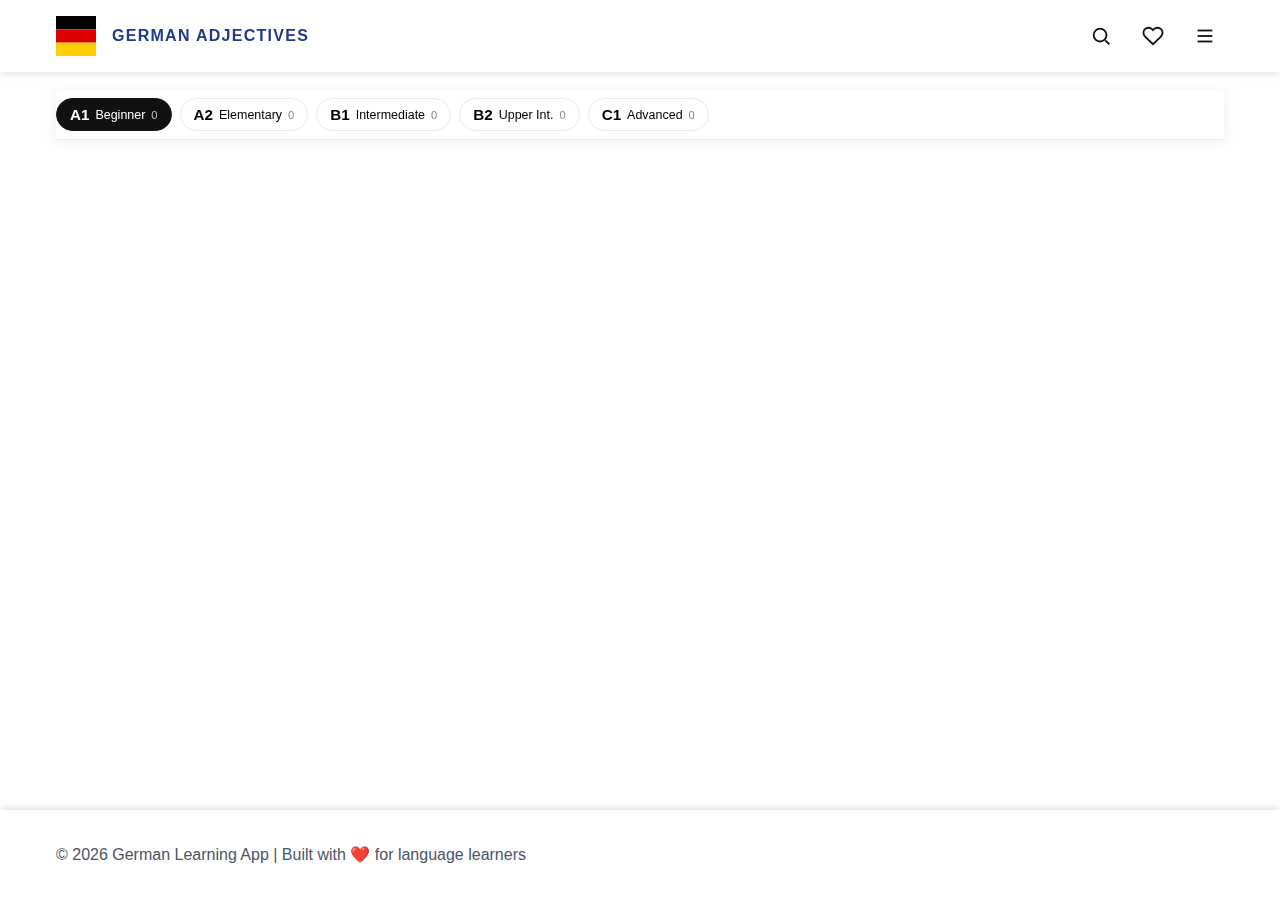
<file: adjectives.html>
<!DOCTYPE html>
<html lang="en">
<head>
  <meta charset="UTF-8">
  <meta name="viewport" content="width=device-width, initial-scale=1.0">
  <title>German Adjectives Learning App</title>
  <link rel="stylesheet" href="style.css">
  <link rel="icon" href="data:image/svg+xml,<svg xmlns=%22http://www.w3.org/2000/svg%22 viewBox=%220 0 100 100%22><text y=%22.9em%22 font-size=%2290%22>🇩🇪</text></svg>">
</head>
<body>
  <header class="main-header">
    <div class="container">
      <div class="header-content">
        <div class="logo"><a href="index.html" class="logo-home-link" title="Go to home">
          <svg width="40" height="40" viewBox="0 0 40 40" fill="none" xmlns="http://www.w3.org/2000/svg">
            <rect width="40" height="13.33" fill="#000"/>
            <rect y="13.33" width="40" height="13.33" fill="#DD0000"/>
            <rect y="26.67" width="40" height="13.33" fill="#FFCE00"/>
          </svg>
          <h1>German Adjectives</h1></a>
        </div>
        <div class="header-actions">
          <button class="icon-btn" id="btnGlobalSearch" type="button" aria-label="Search"><svg viewBox="0 0 24 24" width="22" height="22" fill="none" stroke="currentColor" stroke-width="2"><circle cx="11" cy="11" r="7"></circle><path d="M21 21l-4.3-4.3"></path></svg></button>
          <button class="icon-btn" id="btnSaved" type="button" aria-label="Saved words"><svg viewBox="0 0 24 24" width="22" height="22" fill="none" stroke="currentColor" stroke-width="2"><path d="M20.8 4.6a5.5 5.5 0 0 0-7.8 0L12 5.6l-1-1a5.5 5.5 0 0 0-7.8 7.8l1 1L12 21l7.8-7.6 1-1a5.5 5.5 0 0 0 0-7.8z"></path></svg></button>
          <button class="icon-btn menu-btn" type="button" aria-label="Menu" aria-expanded="false"><svg viewBox="0 0 24 24" width="22" height="22" fill="none" stroke="currentColor" stroke-width="2"><path d="M4 6h16"></path><path d="M4 12h16"></path><path d="M4 18h16"></path></svg></button>
        </div>
      </div>
    </div>
  </header>

  <div class="drawer-backdrop" hidden></div>
  <aside class="drawer" hidden>
    <div class="drawer-top">
      <div class="drawer-title">Menu</div>
      <button class="icon-btn drawer-close" type="button" aria-label="Close"><svg viewBox="0 0 24 24" width="22" height="22" fill="none" stroke="currentColor" stroke-width="2"><path d="M18 6L6 18"></path><path d="M6 6l12 12"></path></svg></button>
    </div>
    <nav class="drawer-nav">
      <a href="index.html" class="drawer-link">✦ Daily Idioms</a>
      <a href="verbs.html" class="drawer-link">🔤 Verbs</a>
      <a href="nouns.html" class="drawer-link">📦 Nouns</a>
      <a href="adjectives.html" class="drawer-link drawer-link--active">🎨 Adjectives</a>
      <a href="adverbs.html" class="drawer-link">💨 Adverbs</a>
      <a href="practice.html" class="drawer-link">✅ Practice</a>
      <a href="grammar.html" class="drawer-link">📖 Grammar</a>
    </nav>
    <div class="drawer-section">
      <div class="drawer-section-title">Review Progress</div>
      <details class="drawer-acc">
        <summary>✅ Learned</summary>
        <div id="drawerLearnedList" class="drawer-list"></div>
      </details>
      <details class="drawer-acc">
        <summary>📖 Not yet learned</summary>
        <div id="drawerUnlearnedList" class="drawer-list"></div>
      </details>
    </div>
  </aside>

  <div class="modal" id="globalSearchModal" hidden>
    <div class="modal__backdrop" data-close="globalSearchModal"></div>
    <div class="modal__panel">
      <div class="modal__top"><div class="modal__title">Search Words</div><button class="icon-btn" data-close="globalSearchModal" aria-label="Close">✕</button></div>
      <input id="globalSearchInput" class="modal__input" placeholder="Search all verbs, nouns, adjectives, adverbs…" />
      <div id="globalSearchResults" class="modal__results"></div>
    </div>
  </div>

  <div class="modal" id="savedModal" hidden>
    <div class="modal__backdrop" data-close="savedModal"></div>
    <div class="modal__panel">
      <div class="modal__top"><div class="modal__title">Saved Words</div><button class="icon-btn" data-close="savedModal" aria-label="Close">✕</button></div>
      <div id="savedResults" class="modal__results"></div>
    </div>
  </div>

  <main class="main-content">
    <div class="container">
      <section class="level-section level-section--sticky">
        <div class="level-buttons-track"><div class="level-buttons">
          <button class="level-btn active" data-level="a1"><span class="level-badge">A1</span><span class="level-name">Beginner</span><span class="level-count" id="count-a1">0</span><div class="level-dropdown" id="dropdown-a1"></div></button>
          <button class="level-btn" data-level="a2"><span class="level-badge">A2</span><span class="level-name">Elementary</span><span class="level-count" id="count-a2">0</span><div class="level-dropdown" id="dropdown-a2"></div></button>
          <button class="level-btn" data-level="b1"><span class="level-badge">B1</span><span class="level-name">Intermediate</span><span class="level-count" id="count-b1">0</span><div class="level-dropdown" id="dropdown-b1"></div></button>
          <button class="level-btn" data-level="b2"><span class="level-badge">B2</span><span class="level-name">Upper Int.</span><span class="level-count" id="count-b2">0</span><div class="level-dropdown" id="dropdown-b2"></div></button>
          <button class="level-btn" data-level="c1"><span class="level-badge">C1</span><span class="level-name">Advanced</span><span class="level-count" id="count-c1">0</span><div class="level-dropdown" id="dropdown-c1"></div></button>
        </div></div>
      </section>
      <section class="verbs-section">
        <div id="study-root" class="study-root"></div>
      </section>
    </div>
  </main>

  <footer class="main-footer"><div class="container"><p>&copy; 2026 German Learning App | Built with ❤️ for language learners</p></div></footer>

  <script src="js/verbs-db-a1.js"></script>
  <script src="js/verbs-db-a2.js"></script>
  <script src="js/verbs-db-b1.js"></script>
  <script src="js/verbs-db-b2.js"></script>
  <script src="js/verbs-db-c1.js"></script>
  <script src="js/nouns-db-a1.js"></script>
  <script src="js/nouns-db-a2.js"></script>
  <script src="js/nouns-db-b1.js"></script>
  <script src="js/nouns-db-b2.js"></script>
  <script src="js/nouns-db-c1.js"></script>
  <script src="js/adjectives-db-a1.js"></script>
  <script src="js/adjectives-db-a2.js"></script>
  <script src="js/adjectives-db-b1.js"></script>
  <script src="js/adjectives-db-b2.js"></script>
  <script src="js/adjectives-db-c1.js"></script>
  <script src="js/adverbs-db-a1.js"></script>
  <script src="js/adverbs-db-a2.js"></script>
  <script src="js/adverbs-db-b1.js"></script>
  <script src="js/adverbs-db-b2.js"></script>
  <script src="js/adverbs-db-c1.js"></script>
  <script src="focus-mode.js"></script>
  <script src="shared.js"></script>
  <script>
    const menuBtn=document.querySelector(".menu-btn"),drawer=document.querySelector(".drawer"),backdrop=document.querySelector(".drawer-backdrop"),closeBtn=document.querySelector(".drawer-close");
    function openMenu(){drawer.hidden=false;backdrop.hidden=false;menuBtn?.setAttribute("aria-expanded","true");document.body.classList.add('drawer-open');}
    function closeMenu(){drawer.hidden=true;backdrop.hidden=true;menuBtn?.setAttribute("aria-expanded","false");document.body.classList.remove('drawer-open');}
    menuBtn?.addEventListener("click",openMenu);closeBtn?.addEventListener("click",closeMenu);backdrop?.addEventListener("click",closeMenu);
    SharedApp.initSavedModal();
  </script>
  <script src="adjectives.js"></script>
</body>
</html>
</file>
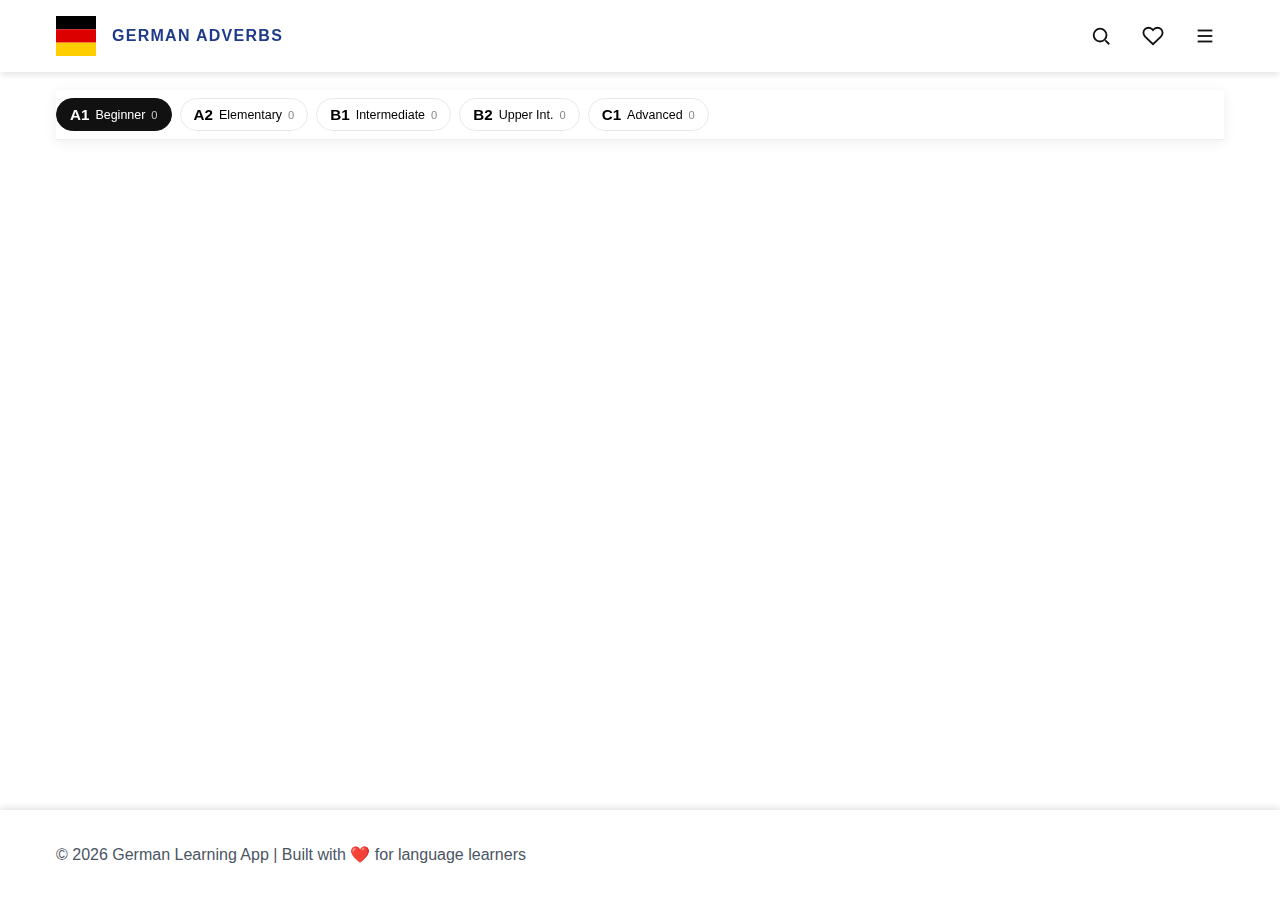
<file: adverbs.html>
<!DOCTYPE html>
<html lang="en">
<head>
  <meta charset="UTF-8">
  <meta name="viewport" content="width=device-width, initial-scale=1.0">
  <title>German Adverbs Learning App</title>
  <link rel="stylesheet" href="style.css">
  <link rel="icon" href="data:image/svg+xml,<svg xmlns=%22http://www.w3.org/2000/svg%22 viewBox=%220 0 100 100%22><text y=%22.9em%22 font-size=%2290%22>🇩🇪</text></svg>">
</head>
<body>
  <header class="main-header">
    <div class="container">
      <div class="header-content">
        <div class="logo"><a href="index.html" class="logo-home-link" title="Go to home">
          <svg width="40" height="40" viewBox="0 0 40 40" fill="none" xmlns="http://www.w3.org/2000/svg">
            <rect width="40" height="13.33" fill="#000"/>
            <rect y="13.33" width="40" height="13.33" fill="#DD0000"/>
            <rect y="26.67" width="40" height="13.33" fill="#FFCE00"/>
          </svg>
          <h1>German Adverbs</h1></a>
        </div>
        <div class="header-actions">
          <button class="icon-btn" id="btnGlobalSearch" type="button" aria-label="Search"><svg viewBox="0 0 24 24" width="22" height="22" fill="none" stroke="currentColor" stroke-width="2"><circle cx="11" cy="11" r="7"></circle><path d="M21 21l-4.3-4.3"></path></svg></button>
          <button class="icon-btn" id="btnSaved" type="button" aria-label="Saved words"><svg viewBox="0 0 24 24" width="22" height="22" fill="none" stroke="currentColor" stroke-width="2"><path d="M20.8 4.6a5.5 5.5 0 0 0-7.8 0L12 5.6l-1-1a5.5 5.5 0 0 0-7.8 7.8l1 1L12 21l7.8-7.6 1-1a5.5 5.5 0 0 0 0-7.8z"></path></svg></button>
          <button class="icon-btn menu-btn" type="button" aria-label="Menu" aria-expanded="false"><svg viewBox="0 0 24 24" width="22" height="22" fill="none" stroke="currentColor" stroke-width="2"><path d="M4 6h16"></path><path d="M4 12h16"></path><path d="M4 18h16"></path></svg></button>
        </div>
      </div>
    </div>
  </header>

  <div class="drawer-backdrop" hidden></div>
  <aside class="drawer" hidden>
    <div class="drawer-top">
      <div class="drawer-title">Menu</div>
      <button class="icon-btn drawer-close" type="button" aria-label="Close"><svg viewBox="0 0 24 24" width="22" height="22" fill="none" stroke="currentColor" stroke-width="2"><path d="M18 6L6 18"></path><path d="M6 6l12 12"></path></svg></button>
    </div>
    <nav class="drawer-nav">
      <a href="index.html" class="drawer-link">✦ Daily Idioms</a>
      <a href="verbs.html" class="drawer-link">🔤 Verbs</a>
      <a href="nouns.html" class="drawer-link">📦 Nouns</a>
      <a href="adjectives.html" class="drawer-link">🎨 Adjectives</a>
      <a href="adverbs.html" class="drawer-link drawer-link--active">💨 Adverbs</a>
      <a href="practice.html" class="drawer-link">✅ Practice</a>
      <a href="grammar.html" class="drawer-link">📖 Grammar</a>
    </nav>
    <div class="drawer-section">
      <div class="drawer-section-title">Review Progress</div>
      <details class="drawer-acc">
        <summary>✅ Learned</summary>
        <div id="drawerLearnedList" class="drawer-list"></div>
      </details>
      <details class="drawer-acc">
        <summary>📖 Not yet learned</summary>
        <div id="drawerUnlearnedList" class="drawer-list"></div>
      </details>
    </div>
  </aside>

  <div class="modal" id="globalSearchModal" hidden>
    <div class="modal__backdrop" data-close="globalSearchModal"></div>
    <div class="modal__panel">
      <div class="modal__top"><div class="modal__title">Search Words</div><button class="icon-btn" data-close="globalSearchModal" aria-label="Close">✕</button></div>
      <input id="globalSearchInput" class="modal__input" placeholder="Search all verbs, nouns, adjectives, adverbs…" />
      <div id="globalSearchResults" class="modal__results"></div>
    </div>
  </div>

  <div class="modal" id="savedModal" hidden>
    <div class="modal__backdrop" data-close="savedModal"></div>
    <div class="modal__panel">
      <div class="modal__top"><div class="modal__title">Saved Words</div><button class="icon-btn" data-close="savedModal" aria-label="Close">✕</button></div>
      <div id="savedResults" class="modal__results"></div>
    </div>
  </div>

  <main class="main-content">
    <div class="container">
      <section class="level-section level-section--sticky">
        <div class="level-buttons-track"><div class="level-buttons">
          <button class="level-btn active" data-level="a1"><span class="level-badge">A1</span><span class="level-name">Beginner</span><span class="level-count" id="count-a1">0</span><div class="level-dropdown" id="dropdown-a1"></div></button>
          <button class="level-btn" data-level="a2"><span class="level-badge">A2</span><span class="level-name">Elementary</span><span class="level-count" id="count-a2">0</span><div class="level-dropdown" id="dropdown-a2"></div></button>
          <button class="level-btn" data-level="b1"><span class="level-badge">B1</span><span class="level-name">Intermediate</span><span class="level-count" id="count-b1">0</span><div class="level-dropdown" id="dropdown-b1"></div></button>
          <button class="level-btn" data-level="b2"><span class="level-badge">B2</span><span class="level-name">Upper Int.</span><span class="level-count" id="count-b2">0</span><div class="level-dropdown" id="dropdown-b2"></div></button>
          <button class="level-btn" data-level="c1"><span class="level-badge">C1</span><span class="level-name">Advanced</span><span class="level-count" id="count-c1">0</span><div class="level-dropdown" id="dropdown-c1"></div></button>
        </div></div>
      </section>
      <section class="verbs-section">
        <div id="study-root" class="study-root"></div>
      </section>
    </div>
  </main>

  <footer class="main-footer"><div class="container"><p>&copy; 2026 German Learning App | Built with ❤️ for language learners</p></div></footer>

  <script src="shared.js"></script>
  <script>
    const menuBtn=document.querySelector(".menu-btn"),drawer=document.querySelector(".drawer"),backdrop=document.querySelector(".drawer-backdrop"),closeBtn=document.querySelector(".drawer-close");
    function openMenu(){drawer.hidden=false;backdrop.hidden=false;menuBtn?.setAttribute("aria-expanded","true");document.body.classList.add('drawer-open');}
    function closeMenu(){drawer.hidden=true;backdrop.hidden=true;menuBtn?.setAttribute("aria-expanded","false");document.body.classList.remove('drawer-open');}
    menuBtn?.addEventListener("click",openMenu);closeBtn?.addEventListener("click",closeMenu);backdrop?.addEventListener("click",closeMenu);
    SharedApp.initSavedModal();
    SharedApp.initSearchModal();
  </script>
  <script type="module" src="adverbs.js"></script>
</body>
</html>
</file>
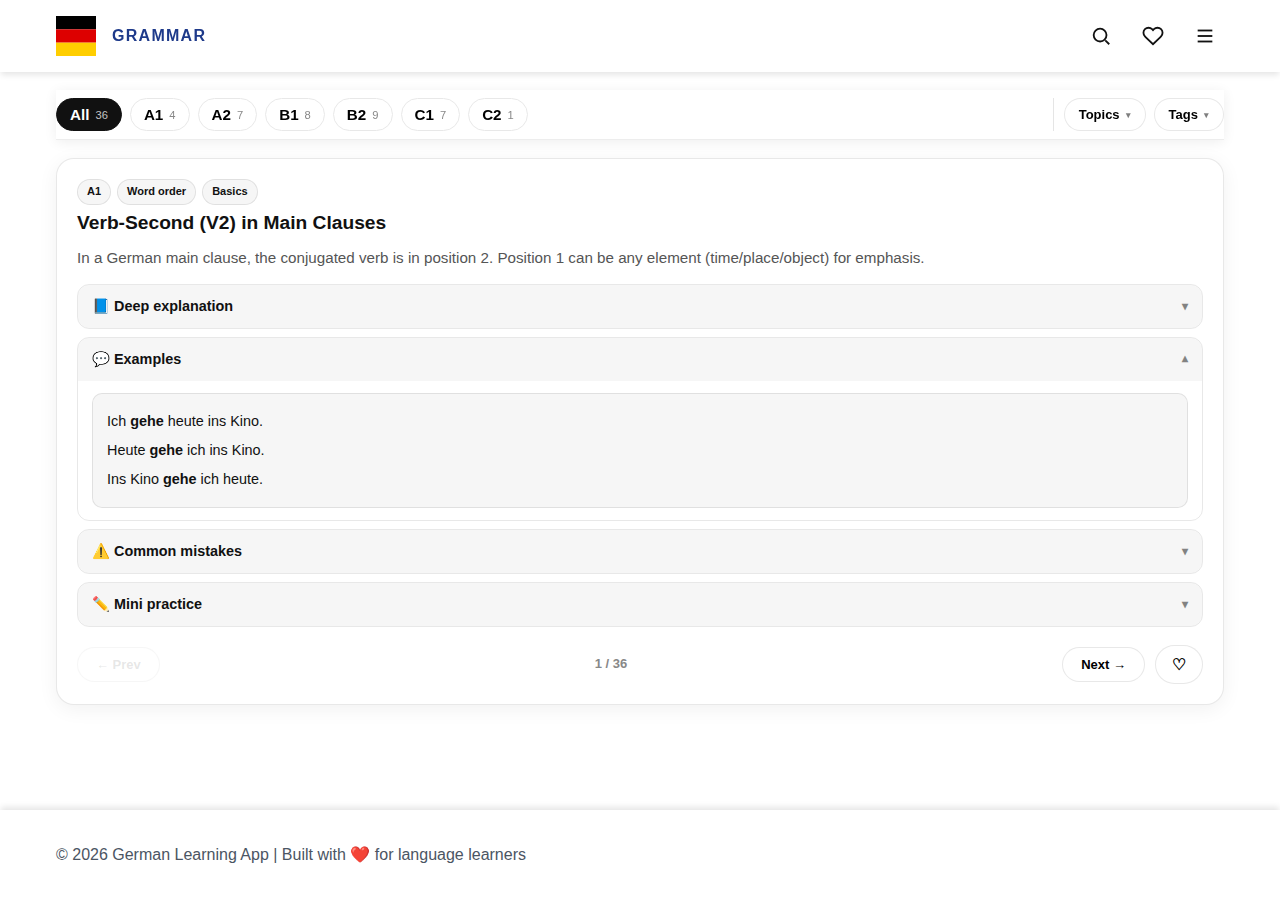
<file: grammar.html>
<!DOCTYPE html>
<html lang="en">
<head>
  <meta charset="UTF-8" />
  <meta name="viewport" content="width=device-width, initial-scale=1.0" />
  <title>German Grammar</title>
  <link rel="stylesheet" href="style.css" />
  <link rel="icon" href="data:image/svg+xml,<svg xmlns=%22http://www.w3.org/2000/svg%22 viewBox=%220 0 100 100%22><text y=%22.9em%22 font-size=%2290%22>🇩🇪</text></svg>">
  <style>
    /* Grammar-specific styles */
    :root { --gborder: rgba(0,0,0,.09); --gpanel: rgba(0,0,0,.035); }

    /* Filter bar (topics + tags dropdowns) — now inline with level buttons */
    .grammar-filters {
      display: flex;
      gap: 8px;
      flex-wrap: nowrap;
      overflow-x: auto;
      -webkit-overflow-scrolling: touch;
      scrollbar-width: none;
      margin: 0;
    }
    .grammar-filters::-webkit-scrollbar { display: none; }

    .gf-item {
      position: relative;
      flex-shrink: 0;
    }

    .gf-btn {
      display: flex;
      align-items: center;
      gap: 6px;
      padding: 8px 14px;
      border: 1.5px solid var(--gborder);
      border-radius: 999px;
      background: #fff;
      font-size: 13px;
      font-weight: 700;
      cursor: pointer;
      white-space: nowrap;
      transition: border-color .15s, background .15s;
    }
    .gf-btn.active-filter { border-color: #111; background: #f5f5f5; }
    .gf-btn .gf-arrow { font-size: 9px; opacity: .5; transition: transform .2s; }
    .gf-item.open .gf-arrow { transform: rotate(180deg); }

    .gf-dropdown {
      position: absolute;
      top: calc(100% + 6px);
      left: 0;
      z-index: 400;
      background: #fff;
      border: 1px solid var(--gborder);
      border-radius: 12px;
      min-width: 200px;
      max-height: 320px;
      overflow-y: auto;
      box-shadow: 0 8px 28px rgba(0,0,0,.12);
      display: none;
      padding: 6px 0;
    }
    .gf-item.open .gf-dropdown { display: block; }

    .gf-option {
      display: block;
      width: 100%;
      padding: 8px 14px;
      border: none;
      background: none;
      font-size: 13px;
      text-align: left;
      cursor: pointer;
      border-radius: 0;
      display: flex;
      justify-content: space-between;
      align-items: center;
    }
    .gf-option:hover { background: #f5f5f5; }
    .gf-option.selected { font-weight: 800; }
    .gf-option .gf-count { font-size: 11px; color: #aaa; }

    /* Grammar card (one at a time) */
    .grammar-card {
      border: 1px solid var(--gborder);
      border-radius: 18px;
      background: #fff;
      padding: 20px;
      box-shadow: 0 4px 20px rgba(0,0,0,.06);
    }

    .grammar-card-head {
      display: flex;
      flex-direction: column;
      gap: 6px;
      margin-bottom: 10px;
    }

    .grammar-title {
      font-size: 1.2rem;
      font-weight: 800;
      line-height: 1.3;
      width: 100%;
    }

    .grammar-meta {
      display: flex;
      gap: 6px;
      flex-wrap: wrap;
      flex-shrink: 0;
    }

    .gtag {
      display: inline-block;
      padding: 3px 9px;
      border-radius: 999px;
      border: 1px solid var(--gborder);
      font-size: 11px;
      white-space: nowrap;
      background: var(--gpanel);
      font-weight: 700;
    }

    .grammar-summary {
      color: #555;
      font-size: .95rem;
      line-height: 1.6;
      margin-bottom: 14px;
    }

    .grammar-sections {
      display: flex;
      flex-direction: column;
      gap: 8px;
    }

    .grammar-sec {
      border: 1px solid var(--gborder);
      border-radius: 12px;
      overflow: hidden;
    }

    .grammar-sec summary {
      cursor: pointer;
      list-style: none;
      padding: 10px 14px;
      font-weight: 800;
      font-size: .9rem;
      display: flex;
      justify-content: space-between;
      align-items: center;
      background: var(--gpanel);
      user-select: none;
    }
    .grammar-sec summary::-webkit-details-marker { display: none; }
    .grammar-sec summary::after { content: '▾'; font-size: 12px; opacity: .5; transition: transform .2s; }
    .grammar-sec[open] summary::after { transform: rotate(180deg); }

    .grammar-sec-body {
      padding: 12px 14px;
      font-size: .9rem;
      line-height: 1.7;
    }

    .grammar-sec-body .box {
      padding: 10px 14px;
      background: var(--gpanel);
      border-radius: 10px;
      border: 1px solid var(--gborder);
    }
    .grammar-sec-body p { margin: .3rem 0; }
    .grammar-sec-body ul,
    .grammar-sec-body ol { margin: .4rem 0 .2rem 1.3rem; }
    .grammar-sec-body strong { font-weight: 800; }

    .grammar-table { width: 100%; border-collapse: collapse; margin-top: 8px; border-radius: 10px; overflow: hidden; }
    .grammar-table th, .grammar-table td { border: 1px solid var(--gborder); padding: 7px 10px; vertical-align: top; font-size: .87rem; }
    .grammar-table th { background: var(--gpanel); font-weight: 800; }

    /* Nav row (prev / counter / next / save) */
    .grammar-nav {
      display: flex;
      align-items: center;
      gap: 10px;
      margin-top: 18px;
    }

    .grammar-nav-btn {
      display: flex;
      align-items: center;
      gap: 6px;
      padding: 9px 18px;
      border: 1.5px solid var(--gborder);
      border-radius: 999px;
      background: #fff;
      font-size: 13px;
      font-weight: 800;
      cursor: pointer;
      transition: background .15s;
    }
    .grammar-nav-btn:hover { background: #f5f5f5; }
    .grammar-nav-btn:disabled { opacity: .35; cursor: not-allowed; }

    .grammar-nav-counter {
      flex: 1;
      text-align: center;
      font-size: 13px;
      color: #888;
      font-weight: 600;
    }

    .grammar-save-btn {
      padding: 9px 16px;
      border: 1.5px solid var(--gborder);
      border-radius: 999px;
      background: #fff;
      font-size: 16px;
      cursor: pointer;
      transition: background .15s, border-color .15s;
      font-weight: 900;
    }
    .grammar-save-btn.saved { border-color: #e53e3e; color: #e53e3e; }

    .grammar-no-results {
      text-align: center;
      padding: 40px 20px;
      color: #888;
      font-size: 1rem;
    }
  </style>
</head>
<body>
  <header class="main-header">
    <div class="container">
      <div class="header-content">
        <div class="logo"><a href="index.html" class="logo-home-link" title="Go to home">
          <svg width="40" height="40" viewBox="0 0 40 40" fill="none" xmlns="http://www.w3.org/2000/svg">
            <rect width="40" height="13.33" fill="#000"/>
            <rect y="13.33" width="40" height="13.33" fill="#DD0000"/>
            <rect y="26.67" width="40" height="13.33" fill="#FFCE00"/>
          </svg>
          <h1>Grammar</h1>
        </a></div>
        <div class="header-actions">
          <button class="icon-btn" id="btnGlobalSearch" type="button" aria-label="Search">
            <svg viewBox="0 0 24 24" width="22" height="22" fill="none" stroke="currentColor" stroke-width="2"><circle cx="11" cy="11" r="7"></circle><path d="M21 21l-4.3-4.3"></path></svg>
          </button>
          <button class="icon-btn" id="btnSaved" type="button" aria-label="Saved words">
            <svg viewBox="0 0 24 24" width="22" height="22" fill="none" stroke="currentColor" stroke-width="2"><path d="M20.8 4.6a5.5 5.5 0 0 0-7.8 0L12 5.6l-1-1a5.5 5.5 0 0 0-7.8 7.8l1 1L12 21l7.8-7.6 1-1a5.5 5.5 0 0 0 0-7.8z"></path></svg>
          </button>
          <button class="icon-btn menu-btn" type="button" aria-label="Menu" aria-expanded="false">
            <svg viewBox="0 0 24 24" width="22" height="22" fill="none" stroke="currentColor" stroke-width="2"><path d="M4 6h16"></path><path d="M4 12h16"></path><path d="M4 18h16"></path></svg>
          </button>
        </div>
      </div>
    </div>
  </header>

  <div class="drawer-backdrop" hidden></div>
  <aside class="drawer" hidden>
    <div class="drawer-top">
      <div class="drawer-title">Menu</div>
      <button class="icon-btn drawer-close" type="button" aria-label="Close">
        <svg viewBox="0 0 24 24" width="22" height="22" fill="none" stroke="currentColor" stroke-width="2"><path d="M18 6L6 18"></path><path d="M6 6l12 12"></path></svg>
      </button>
    </div>
    <nav class="drawer-nav">
      <a href="index.html" class="drawer-link">✦ Daily Idioms</a>
      <a href="verbs.html" class="drawer-link">🔤 Verbs</a>
      <a href="nouns.html" class="drawer-link">📦 Nouns</a>
      <a href="adjectives.html" class="drawer-link">🎨 Adjectives</a>
      <a href="adverbs.html" class="drawer-link">💨 Adverbs</a>
      <a href="practice.html" class="drawer-link">✅ Practice</a>
      <a href="grammar.html" class="drawer-link drawer-link--active">📖 Grammar</a>
    </nav>
    <div class="drawer-section">
      <div class="drawer-section-title">Review Progress</div>
      <details class="drawer-acc">
        <summary>✅ Learned</summary>
        <div id="drawerLearnedList" class="drawer-list"></div>
      </details>
      <details class="drawer-acc">
        <summary>📖 Not yet learned</summary>
        <div id="drawerUnlearnedList" class="drawer-list"></div>
      </details>
    </div>
  </aside>

  <div class="modal" id="globalSearchModal" hidden>
    <div class="modal__backdrop" data-close="globalSearchModal"></div>
    <div class="modal__panel">
      <div class="modal__top"><div class="modal__title">Search All Words</div><button class="icon-btn" data-close="globalSearchModal" aria-label="Close">✕</button></div>
      <input id="globalSearchInput" class="modal__input" placeholder="Search all verbs, nouns, adjectives, adverbs…" />
      <div id="globalSearchResults" class="modal__results"></div>
    </div>
  </div>

  <div class="modal" id="savedModal" hidden>
    <div class="modal__backdrop" data-close="savedModal"></div>
    <div class="modal__panel">
      <div class="modal__top"><div class="modal__title">Saved Words</div><button class="icon-btn" data-close="savedModal" aria-label="Close">✕</button></div>
      <div id="savedResults" class="modal__results"></div>
    </div>
  </div>

  <main class="main-content">
    <div class="container">

      <!-- Sticky level + filter bar -->
      <div class="level-section level-section--sticky" id="grammarTopBar">
        <div class="grammar-topbar-row">
          <!-- Level buttons scroll independently -->
          <div class="grammar-level-scroll">
            <div class="level-buttons" id="levelButtons">
              <button class="level-btn active" data-level="ALL"><span class="level-badge">All</span><span class="level-count" id="count-all">36</span></button>
              <button class="level-btn" data-level="A1"><span class="level-badge">A1</span><span class="level-count" id="count-a1">0</span></button>
              <button class="level-btn" data-level="A2"><span class="level-badge">A2</span><span class="level-count" id="count-a2">0</span></button>
              <button class="level-btn" data-level="B1"><span class="level-badge">B1</span><span class="level-count" id="count-b1">0</span></button>
              <button class="level-btn" data-level="B2"><span class="level-badge">B2</span><span class="level-count" id="count-b2">0</span></button>
              <button class="level-btn" data-level="C1"><span class="level-badge">C1</span><span class="level-count" id="count-c1">0</span></button>
              <button class="level-btn" data-level="C2"><span class="level-badge">C2</span><span class="level-count" id="count-c2">0</span></button>
            </div>
          </div>

          <!-- Filter dropdowns fixed — always visible on the right -->
          <div class="grammar-filters-fixed" id="grammarFilters">
            <!-- Filled by JS -->
          </div>
        </div>
      </div>

      <!-- Single topic display -->
      <section class="verbs-section" id="grammarContent">
        <div id="grammarCard"></div>
      </section>

    </div>
  </main>

  <footer class="main-footer"><div class="container"><p>&copy; 2026 German Learning App | Built with ❤️ for language learners</p></div></footer>

  <script src="topics.js"></script>
  <script src="js/verbs-db-a1.js"></script>
  <script src="js/verbs-db-a2.js"></script>
  <script src="js/verbs-db-b1.js"></script>
  <script src="js/verbs-db-b2.js"></script>
  <script src="js/verbs-db-c1.js"></script>
  <script src="js/nouns-db-a1.js"></script>
  <script src="js/nouns-db-a2.js"></script>
  <script src="js/nouns-db-b1.js"></script>
  <script src="js/nouns-db-b2.js"></script>
  <script src="js/nouns-db-c1.js"></script>
  <script src="js/adjectives-db-a1.js"></script>
  <script src="js/adjectives-db-a2.js"></script>
  <script src="js/adjectives-db-b1.js"></script>
  <script src="js/adjectives-db-b2.js"></script>
  <script src="js/adjectives-db-c1.js"></script>
  <script src="js/adverbs-db-a1.js"></script>
  <script src="js/adverbs-db-a2.js"></script>
  <script src="js/adverbs-db-b1.js"></script>
  <script src="js/adverbs-db-b2.js"></script>
  <script src="js/adverbs-db-c1.js"></script>
  <script src="focus-mode.js"></script>
  <script src="shared.js"></script>
  <script>
    /* ===== Menu ===== */
    const menuBtn=document.querySelector(".menu-btn"),drawer=document.querySelector(".drawer"),backdrop=document.querySelector(".drawer-backdrop"),closeBtn=document.querySelector(".drawer-close");
    function openMenu(){drawer.hidden=false;backdrop.hidden=false;menuBtn?.setAttribute("aria-expanded","true");document.body.classList.add('drawer-open');}
    function closeMenu(){drawer.hidden=true;backdrop.hidden=true;menuBtn?.setAttribute("aria-expanded","false");document.body.classList.remove('drawer-open');}
    menuBtn?.addEventListener("click",openMenu);closeBtn?.addEventListener("click",closeMenu);backdrop?.addEventListener("click",closeMenu);
    SharedApp.initSavedModal();
    SharedApp.initSearchModal();
  </script>
  <script>
    (function(){
      if(!Array.isArray(window.TOPICS)){ document.getElementById('grammarCard').innerHTML='<div class="grammar-no-results">⚠️ topics.js not loaded.</div>'; return; }

      const TOPICS = window.TOPICS;
      const { getSaved, setSaved, getMeta, setMeta, registerPageItems } = window.SharedApp;

      let activeLevel = 'ALL';
      let activeTopic = 'ALL'; // topic filter: ALL or topic id
      let activeTag   = 'ALL';
      let filteredList = [];
      let currentIdx  = 0;

      /* ===== Level counts ===== */
      function updateCounts(){
        const counts = {};
        TOPICS.forEach(t => { counts[t.level] = (counts[t.level]||0)+1; });
        document.getElementById('count-all').textContent = TOPICS.length;
        ['A1','A2','B1','B2','C1','C2'].forEach(l => {
          const el = document.getElementById('count-'+l.toLowerCase());
          if(el) el.textContent = counts[l]||0;
        });
      }

      /* ===== Level buttons ===== */
      document.getElementById('levelButtons').addEventListener('click', e => {
        const btn = e.target.closest('.level-btn');
        if(!btn) return;
        document.querySelectorAll('#levelButtons .level-btn').forEach(b => b.classList.remove('active'));
        btn.classList.add('active');
        activeLevel = btn.dataset.level;
        activeTopic = 'ALL'; activeTag = 'ALL';
        rebuildFilters();
        applyFilters(0);

        // Open bottom sheet with topics for this level
        const pool = activeLevel==='ALL' ? TOPICS : TOPICS.filter(t=>t.level===activeLevel);
        // Re-apply filters first then open sheet with correct indices
        const currentPool = filteredList.length ? filteredList : pool;
        const items = currentPool.map((t, i) => ({
          label: t.title,
          translation: (t.tags||[]).join(', '),
          index: i,
        }));
        window.SharedApp?.openLevelSheet(
          btn,
          items,
          (idx) => { currentIdx = idx; renderCard(); updateDrawer(); },
          `${activeLevel === 'ALL' ? 'All' : activeLevel} — ${items.length} topics`
        );
      });

      /* ===== Build filter dropdowns (Topics + Tags) ===== */
      function rebuildFilters(){
        const pool = activeLevel==='ALL' ? TOPICS : TOPICS.filter(t=>t.level===activeLevel);
        const container = document.getElementById('grammarFilters');
        if (!container) return;
        container.innerHTML = '';

        // Topics dropdown
        container.appendChild(makeDropdown('Topics', 'topic',
          [{id:'ALL',label:'All Topics',count:pool.length},...pool.map(t=>({id:t.id,label:t.title,count:null}))],
          activeTopic, id => { activeTopic=id; activeTag='ALL'; applyFilters(0); rebuildFilters(); }
        ));

        // Tags dropdown
        const tagCounts = {};
        pool.forEach(t=>(t.tags||[]).forEach(tag=>{ tagCounts[tag]=(tagCounts[tag]||0)+1; }));
        const tags = Object.entries(tagCounts).sort((a,b)=>b[1]-a[1]);
        container.appendChild(makeDropdown('Tags', 'tag',
          [{id:'ALL',label:'All Tags',count:pool.length},...tags.map(([tag,c])=>({id:tag,label:tag,count:c}))],
          activeTag, id => { activeTag=id; activeTopic='ALL'; applyFilters(0); rebuildFilters(); }
        ));
      }

      function makeDropdown(label, key, options, activeId, onChange){
        const wrap = document.createElement('div');
        wrap.className = 'gf-item';
        const isFiltered = activeId !== 'ALL';
        const activeLabel = isFiltered ? options.find(o=>o.id===activeId)?.label || label : label;
        wrap.innerHTML = `
          <button class="gf-btn${isFiltered?' active-filter':''}" type="button">
            ${esc(activeLabel)} <span class="gf-arrow">▾</span>
          </button>
          <div class="gf-dropdown">
            ${options.map(o=>`
              <button class="gf-option${o.id===activeId?' selected':''}" data-id="${esc(o.id)}" type="button">
                <span>${esc(o.label)}</span>
                ${o.count!==null?`<span class="gf-count">${o.count}</span>`:''}
              </button>
            `).join('')}
          </div>
        `;
        const btn = wrap.querySelector('.gf-btn');
        const dd  = wrap.querySelector('.gf-dropdown');

        btn.addEventListener('click', e => {
          e.stopPropagation();
          // Close other open dropdowns
          document.querySelectorAll('.gf-item.open').forEach(el=>{ if(el!==wrap) el.classList.remove('open'); });
          wrap.classList.toggle('open');
        });

        dd.addEventListener('click', e => {
          const opt = e.target.closest('.gf-option');
          if(!opt) return;
          wrap.classList.remove('open');
          onChange(opt.dataset.id);
        });

        // Close on outside click
        document.addEventListener('click', () => wrap.classList.remove('open'), {once:false});

        return wrap;
      }

      /* ===== Apply filters & render ===== */
      function applyFilters(targetIdx=0){
        let pool = activeLevel==='ALL' ? TOPICS : TOPICS.filter(t=>t.level===activeLevel);
        if(activeTopic!=='ALL') pool = pool.filter(t=>t.id===activeTopic);
        if(activeTag!=='ALL') pool = pool.filter(t=>(t.tags||[]).includes(activeTag));
        filteredList = pool;
        currentIdx = Math.min(Math.max(0,targetIdx), filteredList.length-1);
        renderCard();
        updateDrawer();
        // Register items for cross-page search
        registerPageItems(filteredList.map((t,i)=>({
          id:'grammar:'+t.id, label:t.title, translation:t.summary.slice(0,60),
          url:'grammar.html', category:'Grammar', level:t.level
        })));
      }

      /* ===== Render single card ===== */
      function renderCard(){
        const cont = document.getElementById('grammarCard');
        if(!filteredList.length){
          cont.innerHTML = '<div class="grammar-no-results">No topics match these filters.</div>';
          return;
        }

        const t = filteredList[currentIdx];
        const saveId = 'grammar:'+t.id;
        const saved = getSaved().has(saveId);
        const total = filteredList.length;

        cont.innerHTML = `
          <div class="grammar-card">
            <div class="grammar-card-head">
              <div class="grammar-meta">
                <span class="gtag">${esc(t.level)}</span>
                ${(t.tags||[]).map(tag=>`<span class="gtag">${esc(tag)}</span>`).join('')}
              </div>
              <h2 class="grammar-title">${esc(t.title)}</h2>
            </div>

            <p class="grammar-summary">${esc(t.summary)}</p>

            <div class="grammar-sections">
              ${t.deep?`<details class="grammar-sec"><summary>📘 Deep explanation</summary><div class="grammar-sec-body">${t.deep}</div></details>`:''}
              ${t.examples?`<details class="grammar-sec" open><summary>💬 Examples</summary><div class="grammar-sec-body">${t.examples}</div></details>`:''}
              ${t.mistakes?`<details class="grammar-sec"><summary>⚠️ Common mistakes</summary><div class="grammar-sec-body">${t.mistakes}</div></details>`:''}
              ${t.practice?`<details class="grammar-sec"><summary>✏️ Mini practice</summary><div class="grammar-sec-body">${t.practice}</div></details>`:''}
            </div>

            <div class="grammar-nav">
              <button class="grammar-nav-btn" id="gPrev" type="button" ${currentIdx===0?'disabled':''}>← Prev</button>
              <span class="grammar-nav-counter">${currentIdx+1} / ${total}</span>
              <button class="grammar-nav-btn" id="gNext" type="button" ${currentIdx>=total-1?'disabled':''}>Next →</button>
              <button class="grammar-save-btn${saved?' saved':''}" id="gSave" type="button"
                data-save-id="${esc(saveId)}"
                data-save-label="${esc(t.title)}"
                data-save-trans="${esc(t.summary.slice(0,60))}"
                data-save-url="grammar.html"
                data-save-cat="Grammar"
                aria-label="Save">${saved?'♥':'♡'}</button>
            </div>
          </div>
        `;

        // Wire nav
        document.getElementById('gPrev')?.addEventListener('click', () => { if(currentIdx>0){ currentIdx--; renderCard(); updateDrawer(); } });
        document.getElementById('gNext')?.addEventListener('click', () => { if(currentIdx<filteredList.length-1){ currentIdx++; renderCard(); updateDrawer(); } });

        // Wire save
        const saveBtn = document.getElementById('gSave');
        if(saveBtn){
          saveBtn.addEventListener('click', () => {
            const s = getSaved(); const m = getMeta();
            if(s.has(saveId)){ s.delete(saveId); delete m[saveId]; }
            else { s.add(saveId); m[saveId]={ label:t.title, translation:t.summary.slice(0,60), url:'grammar.html', category:'Grammar' }; }
            setSaved(s); setMeta(m);
            saveBtn.classList.toggle('saved', s.has(saveId));
            saveBtn.textContent = s.has(saveId) ? '♥' : '♡';
          });
        }

        // Keyboard nav
        document.onkeydown = e => {
          if(e.target.tagName==='INPUT'||e.target.tagName==='TEXTAREA') return;
          if(e.key==='ArrowLeft' && currentIdx>0){ currentIdx--; renderCard(); updateDrawer(); }
          if(e.key==='ArrowRight' && currentIdx<filteredList.length-1){ currentIdx++; renderCard(); updateDrawer(); }
        };
      }

      /* ===== Drawer review ===== */
      function updateDrawer(){
        const SEEN_KEY = 'grammarseen:'+activeLevel;
        const seen = new Set(JSON.parse(localStorage.getItem(SEEN_KEY)||'[]'));
        // Mark current as seen
        const current = filteredList[currentIdx];
        if(current){ seen.add(current.id); localStorage.setItem(SEEN_KEY, JSON.stringify([...seen])); }

        const learned   = filteredList.filter(t=>seen.has(t.id));
        const unlearned = filteredList.filter(t=>!seen.has(t.id));

        const lh = document.getElementById('drawerLearnedList');
        const uh = document.getElementById('drawerUnlearnedList');

        if(lh) lh.innerHTML = learned.length
          ? learned.map((t,i)=>`<button class="drawer-item" data-gidx="${filteredList.indexOf(t)}">${esc(t.title)}</button>`).join('')
          : '<div class="drawer-empty">No topics read yet.</div>';

        if(uh) uh.innerHTML = unlearned.length
          ? unlearned.map(t=>`<button class="drawer-item" data-gidx="${filteredList.indexOf(t)}">${esc(t.title)}</button>`).join('')
          : '<div class="drawer-empty">All topics read! 🎉</div>';

        document.querySelectorAll('[data-gidx]').forEach(btn => {
          btn.onclick = () => { currentIdx=parseInt(btn.dataset.gidx,10); renderCard(); updateDrawer(); };
        });
      }

      function esc(s){ return String(s??'').replaceAll('&','&amp;').replaceAll('<','&lt;').replaceAll('>','&gt;').replaceAll('"','&quot;').replaceAll("'",'&#039;'); }

      /* ===== Init ===== */
      updateCounts();
      rebuildFilters();
      applyFilters(0);

    })();
  </script>
</body>
</html>
</file>
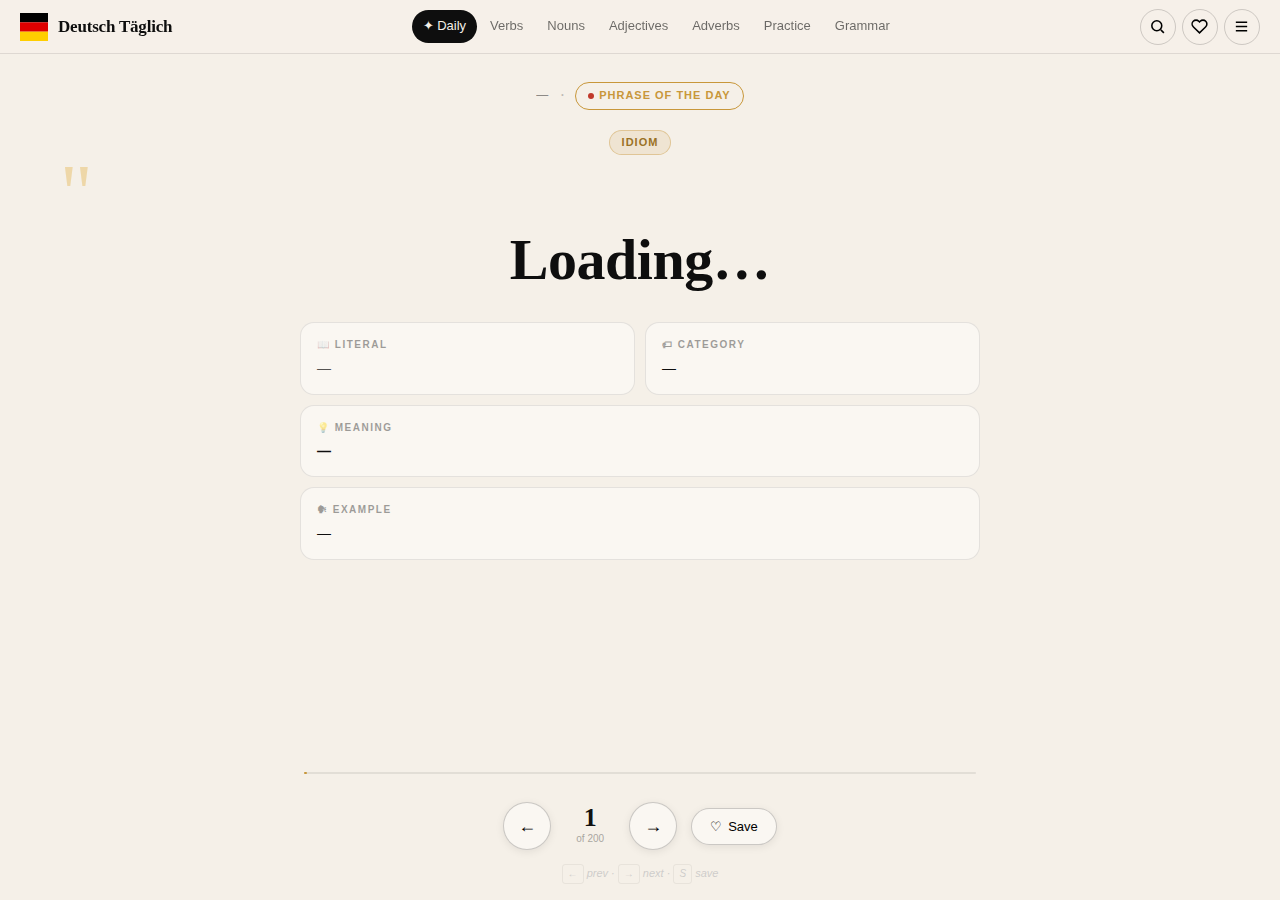
<file: index (5).html>
<!DOCTYPE html>
<html lang="en">
<head>
  <meta charset="UTF-8">
  <meta name="viewport" content="width=device-width, initial-scale=1.0">
  <title>Deutsch Täglich — German Daily</title>
  <link rel="stylesheet" href="style.css">
  <link rel="icon" href="data:image/svg+xml,<svg xmlns=%22http://www.w3.org/2000/svg%22 viewBox=%220 0 100 100%22><text y=%22.9em%22 font-size=%2290%22>🇩🇪</text></svg>">
  <style>
    body {
      background: #f5f0e8 !important;
      font-family: Georgia, 'Times New Roman', serif;
      color: #0e0e0e;
      min-height: 100vh;
      display: flex !important;
      flex-direction: column !important;
    }
    .idioms-page { display: flex; flex-direction: column; flex: 1; }
    .idiom-topbar {
      position: sticky; top: 0; z-index: 200;
      background: rgba(245,240,232,0.92);
      backdrop-filter: blur(10px);
      border-bottom: 1px solid rgba(14,14,14,0.10);
      padding: 0 20px;
      height: 54px;
      display: flex; align-items: center; justify-content: space-between;
      gap: 12px;
    }
    .idiom-logo-link {
      display: flex; align-items: center; gap: 10px;
      text-decoration: none; color: #0e0e0e;
      font-family: Georgia, serif;
      font-size: 17px; font-weight: bold;
      letter-spacing: -0.2px; flex-shrink: 0;
    }
    .idiom-logo-link:hover { opacity: 0.75; }
    .topbar-nav {
      display: flex; align-items: center; gap: 2px;
      overflow-x: auto; scrollbar-width: none;
    }
    .topbar-nav::-webkit-scrollbar { display: none; }
    .topbar-nav a {
      white-space: nowrap; padding: 6px 11px; border-radius: 999px;
      font-size: 13px; font-weight: 500;
      font-family: -apple-system, BlinkMacSystemFont, 'Segoe UI', sans-serif;
      color: #0e0e0e; text-decoration: none; opacity: 0.6;
      transition: opacity 0.15s, background 0.15s;
    }
    .topbar-nav a:hover { opacity: 1; background: rgba(14,14,14,0.07); }
    .topbar-nav a.active { opacity: 1; background: #0e0e0e; color: #f5f0e8; }
    .topbar-actions { display: flex; gap: 6px; flex-shrink: 0; }
    .topbar-btn {
      width: 36px; height: 36px; border-radius: 50%;
      border: 1px solid rgba(14,14,14,0.18);
      background: transparent; cursor: pointer;
      display: flex; align-items: center; justify-content: center;
      transition: background 0.15s;
    }
    .topbar-btn:hover { background: rgba(14,14,14,0.08); }
    .idioms-hero {
      flex: 1; display: flex; flex-direction: column; align-items: center;
      padding: 28px 20px 20px;
    }
    .hero-meta {
      display: flex; align-items: center; gap: 10px;
      flex-wrap: wrap; justify-content: center; margin-bottom: 20px;
    }
    .hero-date {
      font-family: -apple-system, BlinkMacSystemFont, 'Segoe UI', sans-serif;
      font-size: 12px; letter-spacing: 1.5px; text-transform: uppercase;
      opacity: 0.45; font-weight: 500;
    }
    .hero-sep { opacity: 0.25; }
    .hero-badge {
      display: inline-flex; align-items: center; gap: 5px;
      padding: 4px 12px; border-radius: 999px;
      border: 1.5px solid #c8973a;
      font-family: -apple-system, BlinkMacSystemFont, 'Segoe UI', sans-serif;
      font-size: 11px; font-weight: 600; letter-spacing: 1px;
      text-transform: uppercase; color: #c8973a;
    }
    .live-dot {
      width: 6px; height: 6px; border-radius: 50%; background: #c0392b;
      animation: blink 2s infinite;
    }
    @keyframes blink { 0%,100%{opacity:1} 50%{opacity:0.3} }
    .type-pill {
      display: inline-block; padding: 3px 12px; border-radius: 999px;
      background: rgba(200,151,58,0.12); border: 1px solid rgba(200,151,58,0.4);
      font-family: -apple-system, BlinkMacSystemFont, 'Segoe UI', sans-serif;
      font-size: 11px; font-weight: 600; letter-spacing: 1px;
      text-transform: uppercase; color: #9a7225; margin-bottom: 14px;
    }
    .quote-open {
      font-family: Georgia, serif; font-size: 80px; line-height: 0.6;
      color: #e8c06a; opacity: 0.5; display: block; align-self: flex-start;
      margin-left: min(40px, 5vw); user-select: none;
    }
    .idiom-text {
      font-family: Georgia, 'Times New Roman', serif;
      font-size: clamp(26px, 5vw, 58px);
      font-weight: bold; line-height: 1.15; text-align: center;
      letter-spacing: -0.5px; color: #0e0e0e;
      max-width: 820px; margin: 10px auto 0;
      transition: opacity 0.22s ease, transform 0.22s ease;
    }
    .idiom-text.anim-out { opacity: 0; transform: translateY(8px); }
    .info-grid {
      display: grid; grid-template-columns: 1fr 1fr; gap: 10px;
      width: 100%; max-width: 680px; margin: 28px auto 0;
    }
    @media (max-width: 500px) { .info-grid { grid-template-columns: 1fr; } }
    .info-card {
      background: #faf7f2; border: 1px solid rgba(14,14,14,0.09);
      border-radius: 14px; padding: 14px 16px;
    }
    .info-card.span2 { grid-column: 1 / -1; }
    .info-label {
      display: block;
      font-family: -apple-system, BlinkMacSystemFont, 'Segoe UI', sans-serif;
      font-size: 10px; font-weight: 600; letter-spacing: 1.5px;
      text-transform: uppercase; opacity: 0.4; margin-bottom: 5px;
    }
    .info-val {
      font-family: -apple-system, BlinkMacSystemFont, 'Segoe UI', sans-serif;
      font-size: 14px; line-height: 1.55; color: #0e0e0e;
    }
    .info-val.italic { font-style: italic; opacity: 0.7; }
    .info-val.bold { font-weight: 600; }
    .controls {
      display: flex; align-items: center; justify-content: center;
      gap: 14px; margin: 28px 0 8px; flex-wrap: wrap;
    }
    .ctrl {
      width: 48px; height: 48px; border-radius: 50%;
      border: 1.5px solid rgba(14,14,14,0.2);
      background: #faf7f2; cursor: pointer; font-size: 18px;
      display: flex; align-items: center; justify-content: center;
      transition: all 0.15s; box-shadow: 0 2px 8px rgba(14,14,14,0.08);
    }
    .ctrl:hover { background: #0e0e0e; color: #f5f0e8; border-color: #0e0e0e; transform: scale(1.08); }
    .ctrl:active { transform: scale(0.94); }
    .counter { display: flex; flex-direction: column; align-items: center; min-width: 50px; }
    .counter-n { font-family: Georgia, serif; font-size: 26px; font-weight: bold; line-height: 1; }
    .counter-t {
      font-family: -apple-system, BlinkMacSystemFont, 'Segoe UI', sans-serif;
      font-size: 10px; opacity: 0.35;
    }
    .save-btn-hero {
      display: flex; align-items: center; gap: 6px;
      padding: 10px 18px; border-radius: 999px;
      border: 1.5px solid rgba(14,14,14,0.2);
      background: #faf7f2; cursor: pointer;
      font-family: -apple-system, BlinkMacSystemFont, 'Segoe UI', sans-serif;
      font-size: 13px; font-weight: 500;
      box-shadow: 0 2px 8px rgba(14,14,14,0.08);
      transition: all 0.15s;
    }
    .save-btn-hero:hover { background: #c8973a; color: #fff; border-color: #c8973a; }
    .save-btn-hero.saved { background: #c8973a; color: #fff; border-color: #c8973a; }
    .progress-wrap { width: 100%; max-width: 680px; margin: 4px auto 0; padding: 0 4px; }
    .progress-track { height: 2px; background: rgba(14,14,14,0.08); border-radius: 2px; }
    .progress-fill { height: 100%; background: #c8973a; border-radius: 2px; transition: width 0.35s ease; }
    .hint {
      font-family: -apple-system, BlinkMacSystemFont, 'Segoe UI', sans-serif;
      font-size: 11px; opacity: 0.28; text-align: center;
      margin: 6px 0 16px;
    }
    kbd { display: inline-block; padding: 1px 5px; border: 1px solid rgba(14,14,14,0.2); border-radius: 3px; font: inherit; font-size: 10px; }
  </style>
</head>
<body>

<div class="idiom-topbar">
  <a href="index.html" class="idiom-logo-link">
    <svg width="28" height="28" viewBox="0 0 28 28" fill="none">
      <rect width="28" height="9.33" fill="#000"/>
      <rect y="9.33" width="28" height="9.33" fill="#DD0000"/>
      <rect y="18.67" width="28" height="9.33" fill="#FFCE00"/>
    </svg>
    Deutsch Täglich
  </a>
  <nav class="topbar-nav">
    <a href="index.html" class="active">✦ Daily</a>
    <a href="verbs.html">Verbs</a>
    <a href="nouns.html">Nouns</a>
    <a href="adjectives.html">Adjectives</a>
    <a href="adverbs.html">Adverbs</a>
    <a href="practice.html">Practice</a>
    <a href="grammar.html">Grammar</a>
  </nav>
  <div class="topbar-actions">
    <button class="topbar-btn" id="btnGlobalSearch" aria-label="Search">
      <svg viewBox="0 0 24 24" width="17" height="17" fill="none" stroke="currentColor" stroke-width="2.2"><circle cx="11" cy="11" r="7"/><path d="M21 21l-4.3-4.3"/></svg>
    </button>
    <button class="topbar-btn" id="btnSaved" aria-label="Saved">
      <svg viewBox="0 0 24 24" width="17" height="17" fill="none" stroke="currentColor" stroke-width="2.2"><path d="M20.8 4.6a5.5 5.5 0 0 0-7.8 0L12 5.6l-1-1a5.5 5.5 0 0 0-7.8 7.8l1 1L12 21l7.8-7.6 1-1a5.5 5.5 0 0 0 0-7.8z"/></svg>
    </button>
    <button class="topbar-btn menu-btn" aria-label="Menu" aria-expanded="false">
      <svg viewBox="0 0 24 24" width="17" height="17" fill="none" stroke="currentColor" stroke-width="2.2"><path d="M4 6h16M4 12h16M4 18h16"/></svg>
    </button>
  </div>
</div>

<div class="drawer-backdrop" hidden></div>
<aside class="drawer" hidden>
  <div class="drawer-top">
    <div class="drawer-title">Menu</div>
    <button class="icon-btn drawer-close" type="button" aria-label="Close">
      <svg viewBox="0 0 24 24" width="22" height="22" fill="none" stroke="currentColor" stroke-width="2"><path d="M18 6L6 18M6 6l12 12"/></svg>
    </button>
  </div>
  <nav class="drawer-nav">
    <a href="index.html" class="drawer-link drawer-link--active">✦ Daily Idioms</a>
    <a href="verbs.html" class="drawer-link">🔤 Verbs</a>
    <a href="nouns.html" class="drawer-link">📦 Nouns</a>
    <a href="adjectives.html" class="drawer-link">🎨 Adjectives</a>
    <a href="adverbs.html" class="drawer-link">💨 Adverbs</a>
    <a href="practice.html" class="drawer-link">✅ Practice</a>
    <a href="grammar.html" class="drawer-link">📖 Grammar</a>
  </nav>
</aside>

<div class="modal" id="globalSearchModal" hidden>
  <div class="modal__backdrop" data-close="globalSearchModal"></div>
  <div class="modal__panel">
    <div class="modal__top"><div class="modal__title">Search</div><button class="icon-btn" data-close="globalSearchModal">✕</button></div>
    <input id="globalSearchInput" class="modal__input" placeholder="Search idioms, verbs, nouns…"/>
    <div id="globalSearchResults" class="modal__results"></div>
  </div>
</div>
<div class="modal" id="savedModal" hidden>
  <div class="modal__backdrop" data-close="savedModal"></div>
  <div class="modal__panel">
    <div class="modal__top"><div class="modal__title">Saved Words</div><button class="icon-btn" data-close="savedModal">✕</button></div>
    <div id="savedResults" class="modal__results"></div>
  </div>
</div>

<div class="idioms-page">
  <main class="idioms-hero">
    <div class="hero-meta">
      <span class="hero-date" id="heroDate">—</span>
      <span class="hero-sep">·</span>
      <span class="hero-badge"><span class="live-dot"></span> Phrase of the Day</span>
    </div>
    <div class="type-pill" id="typePill">Idiom</div>
    <span class="quote-open">"</span>
    <h1 class="idiom-text" id="idiomText">Loading…</h1>
    <div class="info-grid">
      <div class="info-card">
        <span class="info-label">📖 Literal</span>
        <p class="info-val italic" id="infoLiteral">—</p>
      </div>
      <div class="info-card">
        <span class="info-label">🏷 Category</span>
        <p class="info-val" id="infoCategory">—</p>
      </div>
      <div class="info-card span2">
        <span class="info-label">💡 Meaning</span>
        <p class="info-val bold" id="infoMeaning">—</p>
      </div>
      <div class="info-card span2">
        <span class="info-label">🗣 Example</span>
        <p class="info-val" id="infoExample">—</p>
      </div>
    </div>
  </main>

  <div class="progress-wrap">
    <div class="progress-track"><div class="progress-fill" id="progressFill" style="width:0.5%"></div></div>
  </div>

  <div class="controls">
    <button class="ctrl" id="btnPrev">←</button>
    <div class="counter">
      <span class="counter-n" id="cNum">1</span>
      <span class="counter-t" id="cTotal">of 200</span>
    </div>
    <button class="ctrl" id="btnNext">→</button>
    <button class="save-btn-hero" id="btnSaveIdiom">
      <span id="saveHeart">♡</span>
      <span id="saveLabel">Save</span>
    </button>
  </div>

  <p class="hint"><kbd>←</kbd> prev · <kbd>→</kbd> next · <kbd>S</kbd> save</p>
</div>

<script src="shared.js"></script>
<script>
  const _mb = document.querySelector('.menu-btn'), _dw = document.querySelector('.drawer'),
        _db = document.querySelector('.drawer-backdrop'), _dc = document.querySelector('.drawer-close');
  const openDr  = () => { _dw.hidden=false; _db.hidden=false; document.body.classList.add('drawer-open'); _mb?.setAttribute('aria-expanded','true'); };
  const closeDr = () => { _dw.hidden=true;  _db.hidden=true;  document.body.classList.remove('drawer-open'); _mb?.setAttribute('aria-expanded','false'); };
  _mb?.addEventListener('click', openDr);
  _dc?.addEventListener('click', closeDr);
  _db?.addEventListener('click', closeDr);
  SharedApp.initSavedModal();
  SharedApp.initSearchModal?.();
</script>
<script type="module" src="idioms.js"></script>
</body>
</html>
</file>
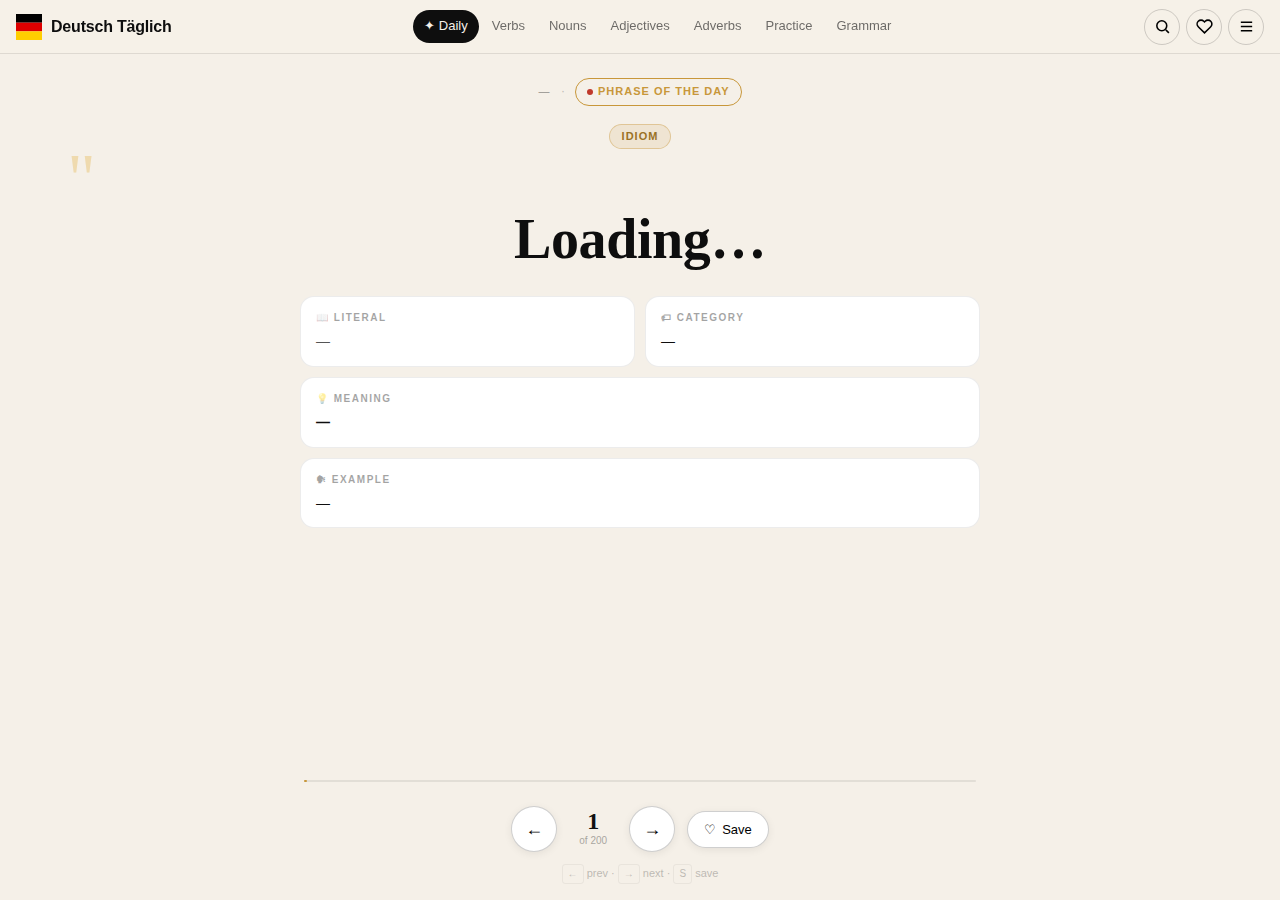
<file: index (6).html>
<!DOCTYPE html>
<html lang="en">
<head>
  <meta charset="UTF-8">
  <meta name="viewport" content="width=device-width, initial-scale=1.0">
  <title>Deutsch Täglich — German Daily</title>
  <link rel="stylesheet" href="style.css">
  <link rel="icon" href="data:image/svg+xml,<svg xmlns=%22http://www.w3.org/2000/svg%22 viewBox=%220 0 100 100%22><text y=%22.9em%22 font-size=%2290%22>🇩🇪</text></svg>">
  <style>
    /* ── Reset global styles that conflict ── */
    body {
      background: #f5f0e8 !important;
      font-family: -apple-system, BlinkMacSystemFont, 'Segoe UI', sans-serif;
      color: #0e0e0e;
      min-height: 100vh;
      display: flex !important;
      flex-direction: column !important;
      margin: 0;
      padding: 0;
    }

    /* ── Top bar ── */
    .dt-topbar {
      position: sticky;
      top: 0;
      z-index: 200;
      background: rgba(245, 240, 232, 0.95);
      backdrop-filter: blur(12px);
      -webkit-backdrop-filter: blur(12px);
      border-bottom: 1px solid rgba(14, 14, 14, 0.10);
      height: 54px;
      display: flex;
      align-items: center;
      padding: 0 16px;
      gap: 8px;
    }

    /* Logo / home link */
    .dt-logo {
      display: flex;
      align-items: center;
      gap: 9px;
      text-decoration: none;
      color: #0e0e0e;
      font-size: 16px;
      font-weight: 700;
      letter-spacing: -0.2px;
      flex-shrink: 0;
      white-space: nowrap;
    }
    .dt-logo:hover { opacity: 0.7; }
    .dt-logo svg { display: block; flex-shrink: 0; }

    /* Centred nav links — hidden on mobile */
    .dt-nav {
      flex: 1;
      display: flex;
      align-items: center;
      justify-content: center;
      gap: 2px;
      overflow: hidden;
    }
    .dt-nav a {
      white-space: nowrap;
      padding: 6px 11px;
      border-radius: 999px;
      font-size: 13px;
      font-weight: 500;
      color: #0e0e0e;
      text-decoration: none;
      opacity: 0.6;
      transition: opacity 0.15s, background 0.15s;
    }
    .dt-nav a:hover { opacity: 1; background: rgba(14, 14, 14, 0.07); }
    .dt-nav a.active { opacity: 1; background: #0e0e0e; color: #f5f0e8; }

    /* Action buttons */
    .dt-actions {
      display: flex;
      align-items: center;
      gap: 6px;
      flex-shrink: 0;
    }
    .dt-btn {
      width: 36px;
      height: 36px;
      border-radius: 50%;
      border: 1px solid rgba(14, 14, 14, 0.18);
      background: transparent;
      cursor: pointer;
      display: flex;
      align-items: center;
      justify-content: center;
      transition: background 0.15s;
      padding: 0;
    }
    .dt-btn:hover { background: rgba(14, 14, 14, 0.08); }
    .dt-btn svg { display: block; }

    /* Mobile: hide nav links, show hamburger only */
    @media (max-width: 680px) {
      .dt-nav { display: none; }
      .dt-logo-text { display: none; }
    }

    /* ── Hero content ── */
    .dt-hero {
      flex: 1;
      display: flex;
      flex-direction: column;
      align-items: center;
      padding: 24px 16px 16px;
      width: 100%;
      box-sizing: border-box;
    }

    /* Date + badge */
    .dt-meta {
      display: flex;
      align-items: center;
      gap: 10px;
      flex-wrap: wrap;
      justify-content: center;
      margin-bottom: 18px;
    }
    .dt-date {
      font-size: 11px;
      letter-spacing: 1.5px;
      text-transform: uppercase;
      opacity: 0.45;
      font-weight: 500;
    }
    .dt-sep { opacity: 0.25; font-size: 12px; }
    .dt-badge {
      display: inline-flex;
      align-items: center;
      gap: 5px;
      padding: 4px 11px;
      border-radius: 999px;
      border: 1.5px solid #c8973a;
      font-size: 11px;
      font-weight: 600;
      letter-spacing: 1px;
      text-transform: uppercase;
      color: #c8973a;
    }
    .dt-dot {
      width: 6px; height: 6px;
      border-radius: 50%;
      background: #c0392b;
      animation: dtblink 2s infinite;
    }
    @keyframes dtblink { 0%,100%{opacity:1} 50%{opacity:0.3} }

    /* Type pill */
    .dt-type {
      display: inline-block;
      padding: 3px 12px;
      border-radius: 999px;
      background: rgba(200,151,58,0.12);
      border: 1px solid rgba(200,151,58,0.4);
      font-size: 11px;
      font-weight: 600;
      letter-spacing: 1px;
      text-transform: uppercase;
      color: #9a7225;
      margin-bottom: 12px;
    }

    /* Big quote */
    .dt-quote-mark {
      font-family: Georgia, serif;
      font-size: 70px;
      line-height: 0.5;
      color: #e8c06a;
      opacity: 0.45;
      display: block;
      align-self: flex-start;
      margin-left: max(12px, 4vw);
      user-select: none;
    }
    .dt-german {
      font-family: Georgia, 'Times New Roman', serif;
      font-size: clamp(22px, 4.5vw, 56px);
      font-weight: bold;
      line-height: 1.18;
      text-align: center;
      letter-spacing: -0.4px;
      color: #0e0e0e;
      max-width: 820px;
      width: 100%;
      margin: 10px 0 0;
      transition: opacity 0.22s ease, transform 0.22s ease;
    }
    .dt-german.anim-out { opacity: 0; transform: translateY(8px); }

    /* Info cards */
    .dt-cards {
      display: grid;
      grid-template-columns: 1fr 1fr;
      gap: 10px;
      width: 100%;
      max-width: 680px;
      margin: 24px auto 0;
    }
    @media (max-width: 480px) {
      .dt-cards { grid-template-columns: 1fr; }
    }
    .dt-card {
      background: #fff;
      border: 1px solid rgba(14,14,14,0.08);
      border-radius: 14px;
      padding: 13px 15px;
    }
    .dt-card.full { grid-column: 1 / -1; }
    .dt-card-label {
      display: block;
      font-size: 10px;
      font-weight: 600;
      letter-spacing: 1.5px;
      text-transform: uppercase;
      opacity: 0.38;
      margin-bottom: 5px;
    }
    .dt-card-val {
      font-size: 14px;
      line-height: 1.55;
      color: #0e0e0e;
    }
    .dt-card-val.italic { font-style: italic; opacity: 0.7; }
    .dt-card-val.bold   { font-weight: 600; }

    /* Controls */
    .dt-controls {
      display: flex;
      align-items: center;
      justify-content: center;
      gap: 12px;
      margin: 24px 0 6px;
      flex-wrap: wrap;
    }
    .dt-ctrl {
      width: 46px; height: 46px;
      border-radius: 50%;
      border: 1.5px solid rgba(14,14,14,0.2);
      background: #fff;
      cursor: pointer;
      font-size: 18px;
      display: flex;
      align-items: center;
      justify-content: center;
      transition: all 0.15s;
      box-shadow: 0 2px 8px rgba(14,14,14,0.07);
    }
    .dt-ctrl:hover  { background: #0e0e0e; color: #f5f0e8; border-color: #0e0e0e; transform: scale(1.08); }
    .dt-ctrl:active { transform: scale(0.94); }

    .dt-counter {
      display: flex; flex-direction: column;
      align-items: center; min-width: 48px;
    }
    .dt-counter-n {
      font-family: Georgia, serif;
      font-size: 24px; font-weight: bold; line-height: 1;
    }
    .dt-counter-t { font-size: 10px; opacity: 0.35; }

    .dt-save {
      display: flex; align-items: center; gap: 6px;
      padding: 10px 16px;
      border-radius: 999px;
      border: 1.5px solid rgba(14,14,14,0.2);
      background: #fff;
      cursor: pointer;
      font-size: 13px;
      font-weight: 500;
      font-family: inherit;
      box-shadow: 0 2px 8px rgba(14,14,14,0.07);
      transition: all 0.15s;
    }
    .dt-save:hover { background: #c8973a; color: #fff; border-color: #c8973a; }
    .dt-save.saved { background: #c8973a; color: #fff; border-color: #c8973a; }

    /* Progress */
    .dt-prog-wrap {
      width: 100%; max-width: 680px;
      margin: 4px auto 0;
      padding: 0 4px;
    }
    .dt-prog-track { height: 2px; background: rgba(14,14,14,0.08); border-radius: 2px; }
    .dt-prog-fill  { height: 100%; background: #c8973a; border-radius: 2px; transition: width 0.35s ease; }

    /* Hint */
    .dt-hint {
      font-size: 11px;
      opacity: 0.25;
      text-align: center;
      margin: 6px 0 16px;
    }
    kbd {
      display: inline-block;
      padding: 1px 5px;
      border: 1px solid rgba(14,14,14,0.2);
      border-radius: 3px;
      font: inherit;
      font-size: 10px;
    }
    @media (max-width: 480px) { .dt-hint { display: none; } }
  </style>
</head>
<body>

<!-- ── Top bar ── -->
<header class="dt-topbar">
  <a href="index.html" class="dt-logo">
    <svg width="26" height="26" viewBox="0 0 26 26" fill="none">
      <rect width="26" height="8.67"  fill="#000"/>
      <rect y="8.67"  width="26" height="8.67"  fill="#DD0000"/>
      <rect y="17.33" width="26" height="8.67"  fill="#FFCE00"/>
    </svg>
    <span class="dt-logo-text">Deutsch Täglich</span>
  </a>

  <nav class="dt-nav">
    <a href="index.html" class="active">✦ Daily</a>
    <a href="verbs.html">Verbs</a>
    <a href="nouns.html">Nouns</a>
    <a href="adjectives.html">Adjectives</a>
    <a href="adverbs.html">Adverbs</a>
    <a href="practice.html">Practice</a>
    <a href="grammar.html">Grammar</a>
  </nav>

  <div class="dt-actions">
    <button class="dt-btn" id="btnGlobalSearch" aria-label="Search">
      <svg viewBox="0 0 24 24" width="17" height="17" fill="none" stroke="currentColor" stroke-width="2.2">
        <circle cx="11" cy="11" r="7"/><path d="M21 21l-4.3-4.3"/>
      </svg>
    </button>
    <button class="dt-btn" id="btnSaved" aria-label="Saved">
      <svg viewBox="0 0 24 24" width="17" height="17" fill="none" stroke="currentColor" stroke-width="2.2">
        <path d="M20.8 4.6a5.5 5.5 0 0 0-7.8 0L12 5.6l-1-1a5.5 5.5 0 0 0-7.8 7.8l1 1L12 21l7.8-7.6 1-1a5.5 5.5 0 0 0 0-7.8z"/>
      </svg>
    </button>
    <button class="dt-btn menu-btn" aria-label="Menu" aria-expanded="false">
      <svg viewBox="0 0 24 24" width="17" height="17" fill="none" stroke="currentColor" stroke-width="2.2">
        <path d="M4 6h16M4 12h16M4 18h16"/>
      </svg>
    </button>
  </div>
</header>

<!-- ── Drawer ── -->
<div class="drawer-backdrop" hidden></div>
<aside class="drawer" hidden>
  <div class="drawer-top">
    <div class="drawer-title">Menu</div>
    <button class="icon-btn drawer-close" type="button" aria-label="Close">
      <svg viewBox="0 0 24 24" width="22" height="22" fill="none" stroke="currentColor" stroke-width="2">
        <path d="M18 6L6 18M6 6l12 12"/>
      </svg>
    </button>
  </div>
  <nav class="drawer-nav">
    <a href="index.html"      class="drawer-link drawer-link--active">✦ Daily Idioms</a>
    <a href="verbs.html"      class="drawer-link">🔤 Verbs</a>
    <a href="nouns.html"      class="drawer-link">📦 Nouns</a>
    <a href="adjectives.html" class="drawer-link">🎨 Adjectives</a>
    <a href="adverbs.html"    class="drawer-link">💨 Adverbs</a>
    <a href="practice.html"   class="drawer-link">✅ Practice</a>
    <a href="grammar.html"    class="drawer-link">📖 Grammar</a>
  </nav>
</aside>

<!-- ── Modals ── -->
<div class="modal" id="globalSearchModal" hidden>
  <div class="modal__backdrop" data-close="globalSearchModal"></div>
  <div class="modal__panel">
    <div class="modal__top">
      <div class="modal__title">Search</div>
      <button class="icon-btn" data-close="globalSearchModal">✕</button>
    </div>
    <input id="globalSearchInput" class="modal__input" placeholder="Search idioms, verbs, nouns…"/>
    <div id="globalSearchResults" class="modal__results"></div>
  </div>
</div>

<div class="modal" id="savedModal" hidden>
  <div class="modal__backdrop" data-close="savedModal"></div>
  <div class="modal__panel">
    <div class="modal__top">
      <div class="modal__title">Saved Words</div>
      <button class="icon-btn" data-close="savedModal">✕</button>
    </div>
    <div id="savedResults" class="modal__results"></div>
  </div>
</div>

<!-- ── Main hero ── -->
<main class="dt-hero">
  <div class="dt-meta">
    <span class="dt-date" id="heroDate">—</span>
    <span class="dt-sep">·</span>
    <span class="dt-badge"><span class="dt-dot"></span> Phrase of the Day</span>
  </div>

  <div class="dt-type" id="typePill">Idiom</div>
  <span class="dt-quote-mark">"</span>
  <h1 class="dt-german" id="idiomText">Loading…</h1>

  <div class="dt-cards">
    <div class="dt-card">
      <span class="dt-card-label">📖 Literal</span>
      <p class="dt-card-val italic" id="infoLiteral">—</p>
    </div>
    <div class="dt-card">
      <span class="dt-card-label">🏷 Category</span>
      <p class="dt-card-val" id="infoCategory">—</p>
    </div>
    <div class="dt-card full">
      <span class="dt-card-label">💡 Meaning</span>
      <p class="dt-card-val bold" id="infoMeaning">—</p>
    </div>
    <div class="dt-card full">
      <span class="dt-card-label">🗣 Example</span>
      <p class="dt-card-val" id="infoExample">—</p>
    </div>
  </div>
</main>

<!-- Progress bar -->
<div class="dt-prog-wrap">
  <div class="dt-prog-track">
    <div class="dt-prog-fill" id="progressFill" style="width:0.5%"></div>
  </div>
</div>

<!-- Controls -->
<div class="dt-controls">
  <button class="dt-ctrl" id="btnPrev">←</button>
  <div class="dt-counter">
    <span class="dt-counter-n" id="cNum">1</span>
    <span class="dt-counter-t" id="cTotal">of 200</span>
  </div>
  <button class="dt-ctrl" id="btnNext">→</button>
  <button class="dt-save" id="btnSaveIdiom">
    <span id="saveHeart">♡</span>
    <span id="saveLabel">Save</span>
  </button>
</div>

<p class="dt-hint"><kbd>←</kbd> prev · <kbd>→</kbd> next · <kbd>S</kbd> save</p>

<!-- ── Scripts ── -->
<script src="shared.js"></script>
<script>
  // Drawer
  const _mb = document.querySelector('.menu-btn');
  const _dw = document.querySelector('.drawer');
  const _db = document.querySelector('.drawer-backdrop');
  const _dc = document.querySelector('.drawer-close');
  const openDr  = () => { _dw.hidden=false; _db.hidden=false; document.body.classList.add('drawer-open');    _mb?.setAttribute('aria-expanded','true'); };
  const closeDr = () => { _dw.hidden=true;  _db.hidden=true;  document.body.classList.remove('drawer-open'); _mb?.setAttribute('aria-expanded','false'); };
  _mb?.addEventListener('click', openDr);
  _dc?.addEventListener('click', closeDr);
  _db?.addEventListener('click', closeDr);
  SharedApp.initSavedModal();
  SharedApp.initSearchModal?.();
</script>
<script type="module" src="idioms.js"></script>
</body>
</html>
</file>
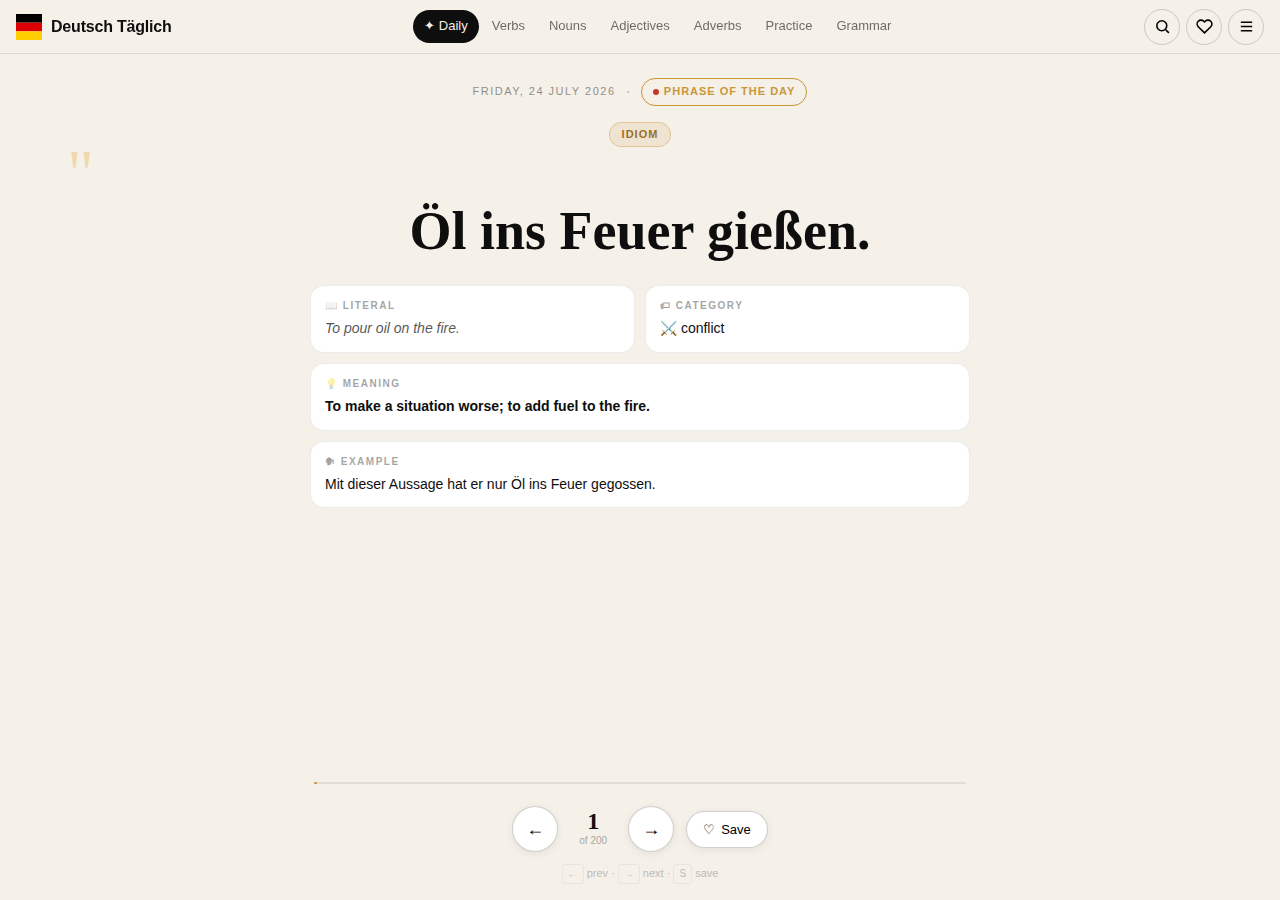
<file: index (7).html>
<!DOCTYPE html>
<html lang="en">
<head>
  <meta charset="UTF-8">
  <meta name="viewport" content="width=device-width, initial-scale=1.0">
  <title>Deutsch Täglich — German Daily</title>
  <link rel="stylesheet" href="style.css">
  <link rel="icon" href="data:image/svg+xml,<svg xmlns=%22http://www.w3.org/2000/svg%22 viewBox=%220 0 100 100%22><text y=%22.9em%22 font-size=%2290%22>🇩🇪</text></svg>">
  <style>
    body {
      background: #f5f0e8 !important;
      font-family: -apple-system, BlinkMacSystemFont, 'Segoe UI', sans-serif;
      color: #0e0e0e;
      min-height: 100vh;
      display: flex !important;
      flex-direction: column !important;
      margin: 0; padding: 0;
    }
    .dt-topbar {
      position: sticky; top: 0; z-index: 200;
      background: rgba(245,240,232,0.96);
      backdrop-filter: blur(12px);
      -webkit-backdrop-filter: blur(12px);
      border-bottom: 1px solid rgba(14,14,14,0.10);
      height: 54px;
      display: flex; align-items: center;
      padding: 0 16px; gap: 8px;
      box-sizing: border-box;
    }
    .dt-logo {
      display: flex; align-items: center; gap: 9px;
      text-decoration: none; color: #0e0e0e;
      font-size: 16px; font-weight: 700;
      letter-spacing: -0.2px; flex-shrink: 0; white-space: nowrap;
    }
    .dt-logo:hover { opacity: 0.7; }
    .dt-logo svg { display: block; }
    .dt-nav {
      flex: 1; display: flex; align-items: center;
      justify-content: center; gap: 2px; overflow: hidden;
    }
    .dt-nav a {
      white-space: nowrap; padding: 6px 11px; border-radius: 999px;
      font-size: 13px; font-weight: 500;
      color: #0e0e0e; text-decoration: none; opacity: 0.6;
      transition: opacity 0.15s, background 0.15s;
    }
    .dt-nav a:hover { opacity: 1; background: rgba(14,14,14,0.07); }
    .dt-nav a.active { opacity: 1; background: #0e0e0e; color: #f5f0e8; }
    .dt-actions { display: flex; align-items: center; gap: 6px; flex-shrink: 0; }
    .dt-btn {
      width: 36px; height: 36px; border-radius: 50%;
      border: 1px solid rgba(14,14,14,0.18);
      background: transparent; cursor: pointer;
      display: flex; align-items: center; justify-content: center;
      transition: background 0.15s; padding: 0;
    }
    .dt-btn:hover { background: rgba(14,14,14,0.08); }
    @media (max-width: 680px) {
      .dt-nav { display: none; }
      .dt-logo-text { display: none; }
    }
    .dt-hero {
      flex: 1; display: flex; flex-direction: column;
      align-items: center; padding: 24px 16px 12px;
      width: 100%; box-sizing: border-box;
    }
    .dt-meta {
      display: flex; align-items: center; gap: 10px;
      flex-wrap: wrap; justify-content: center; margin-bottom: 16px;
    }
    .dt-date {
      font-size: 11px; letter-spacing: 1.5px; text-transform: uppercase;
      opacity: 0.45; font-weight: 500;
    }
    .dt-sep { opacity: 0.25; }
    .dt-badge {
      display: inline-flex; align-items: center; gap: 5px;
      padding: 4px 11px; border-radius: 999px;
      border: 1.5px solid #c8973a;
      font-size: 11px; font-weight: 600; letter-spacing: 1px;
      text-transform: uppercase; color: #c8973a;
    }
    .dt-dot {
      width: 6px; height: 6px; border-radius: 50%;
      background: #c0392b; animation: dtblink 2s infinite;
    }
    @keyframes dtblink { 0%,100%{opacity:1} 50%{opacity:0.3} }
    .dt-type {
      display: inline-block; padding: 3px 12px; border-radius: 999px;
      background: rgba(200,151,58,0.12); border: 1px solid rgba(200,151,58,0.4);
      font-size: 11px; font-weight: 600; letter-spacing: 1px;
      text-transform: uppercase; color: #9a7225; margin-bottom: 10px;
    }
    .dt-quote {
      font-family: Georgia, serif; font-size: 65px; line-height: 0.5;
      color: #e8c06a; opacity: 0.45; display: block;
      align-self: flex-start; margin-left: max(12px, 4vw); user-select: none;
    }
    .dt-german {
      font-family: Georgia, 'Times New Roman', serif;
      font-size: clamp(22px, 4.5vw, 54px);
      font-weight: bold; line-height: 1.18; text-align: center;
      color: #0e0e0e; max-width: 820px; width: 100%; margin: 10px 0 0;
      transition: opacity 0.22s, transform 0.22s;
    }
    .dt-german.out { opacity: 0; transform: translateY(8px); }
    .dt-cards {
      display: grid; grid-template-columns: 1fr 1fr; gap: 10px;
      width: 100%; max-width: 660px; margin: 22px auto 0;
    }
    @media (max-width: 480px) { .dt-cards { grid-template-columns: 1fr; } }
    .dt-card {
      background: #fff; border: 1px solid rgba(14,14,14,0.08);
      border-radius: 14px; padding: 12px 14px;
    }
    .dt-card.full { grid-column: 1 / -1; }
    .dt-lbl {
      display: block; font-size: 10px; font-weight: 600;
      letter-spacing: 1.5px; text-transform: uppercase;
      opacity: 0.38; margin-bottom: 4px;
    }
    .dt-val { font-size: 14px; line-height: 1.55; color: #0e0e0e; }
    .dt-val.it { font-style: italic; opacity: 0.7; }
    .dt-val.bd { font-weight: 600; }
    .dt-controls {
      display: flex; align-items: center; justify-content: center;
      gap: 12px; margin: 22px 0 6px; flex-wrap: wrap;
    }
    .dt-ctrl {
      width: 46px; height: 46px; border-radius: 50%;
      border: 1.5px solid rgba(14,14,14,0.2);
      background: #fff; cursor: pointer; font-size: 18px;
      display: flex; align-items: center; justify-content: center;
      transition: all 0.15s; box-shadow: 0 2px 8px rgba(14,14,14,0.07);
    }
    .dt-ctrl:hover { background: #0e0e0e; color: #f5f0e8; border-color: #0e0e0e; transform: scale(1.08); }
    .dt-ctrl:active { transform: scale(0.94); }
    .dt-counter { display: flex; flex-direction: column; align-items: center; min-width: 46px; }
    .dt-counter-n { font-family: Georgia,serif; font-size: 24px; font-weight: bold; line-height: 1; }
    .dt-counter-t { font-size: 10px; opacity: 0.35; }
    .dt-save {
      display: flex; align-items: center; gap: 6px;
      padding: 10px 16px; border-radius: 999px;
      border: 1.5px solid rgba(14,14,14,0.2);
      background: #fff; cursor: pointer;
      font-size: 13px; font-weight: 500; font-family: inherit;
      box-shadow: 0 2px 8px rgba(14,14,14,0.07);
      transition: all 0.15s;
    }
    .dt-save:hover,.dt-save.saved { background: #c8973a; color: #fff; border-color: #c8973a; }
    .dt-prog { width: 100%; max-width: 660px; margin: 4px auto 0; padding: 0 4px; }
    .dt-prog-t { height: 2px; background: rgba(14,14,14,0.08); border-radius: 2px; }
    .dt-prog-f { height: 100%; background: #c8973a; border-radius: 2px; transition: width 0.35s; }
    .dt-hint { font-size: 11px; opacity: 0.25; text-align: center; margin: 6px 0 16px; }
    kbd { display:inline-block; padding:1px 5px; border:1px solid rgba(14,14,14,0.2); border-radius:3px; font:inherit; font-size:10px; }
    @media (max-width: 480px) { .dt-hint { display: none; } }
  </style>
</head>
<body>

<header class="dt-topbar">
  <a href="index.html" class="dt-logo">
    <svg width="26" height="26" viewBox="0 0 26 26" fill="none">
      <rect width="26" height="8.67"  fill="#000"/>
      <rect y="8.67"  width="26" height="8.67"  fill="#DD0000"/>
      <rect y="17.33" width="26" height="8.67"  fill="#FFCE00"/>
    </svg>
    <span class="dt-logo-text">Deutsch Täglich</span>
  </a>
  <nav class="dt-nav">
    <a href="index.html" class="active">✦ Daily</a>
    <a href="verbs.html">Verbs</a>
    <a href="nouns.html">Nouns</a>
    <a href="adjectives.html">Adjectives</a>
    <a href="adverbs.html">Adverbs</a>
    <a href="practice.html">Practice</a>
    <a href="grammar.html">Grammar</a>
  </nav>
  <div class="dt-actions">
    <button class="dt-btn" id="btnGlobalSearch" aria-label="Search">
      <svg viewBox="0 0 24 24" width="17" height="17" fill="none" stroke="currentColor" stroke-width="2.2">
        <circle cx="11" cy="11" r="7"/><path d="M21 21l-4.3-4.3"/>
      </svg>
    </button>
    <button class="dt-btn" id="btnSaved" aria-label="Saved">
      <svg viewBox="0 0 24 24" width="17" height="17" fill="none" stroke="currentColor" stroke-width="2.2">
        <path d="M20.8 4.6a5.5 5.5 0 0 0-7.8 0L12 5.6l-1-1a5.5 5.5 0 0 0-7.8 7.8l1 1L12 21l7.8-7.6 1-1a5.5 5.5 0 0 0 0-7.8z"/>
      </svg>
    </button>
    <button class="dt-btn menu-btn" aria-label="Menu" aria-expanded="false">
      <svg viewBox="0 0 24 24" width="17" height="17" fill="none" stroke="currentColor" stroke-width="2.2">
        <path d="M4 6h16M4 12h16M4 18h16"/>
      </svg>
    </button>
  </div>
</header>

<div class="drawer-backdrop" hidden></div>
<aside class="drawer" hidden>
  <div class="drawer-top">
    <div class="drawer-title">Menu</div>
    <button class="icon-btn drawer-close" type="button" aria-label="Close">
      <svg viewBox="0 0 24 24" width="22" height="22" fill="none" stroke="currentColor" stroke-width="2">
        <path d="M18 6L6 18M6 6l12 12"/>
      </svg>
    </button>
  </div>
  <nav class="drawer-nav">
    <a href="index.html"      class="drawer-link drawer-link--active">✦ Daily Idioms</a>
    <a href="verbs.html"      class="drawer-link">🔤 Verbs</a>
    <a href="nouns.html"      class="drawer-link">📦 Nouns</a>
    <a href="adjectives.html" class="drawer-link">🎨 Adjectives</a>
    <a href="adverbs.html"    class="drawer-link">💨 Adverbs</a>
    <a href="practice.html"   class="drawer-link">✅ Practice</a>
    <a href="grammar.html"    class="drawer-link">📖 Grammar</a>
  </nav>
</aside>

<div class="modal" id="globalSearchModal" hidden>
  <div class="modal__backdrop" data-close="globalSearchModal"></div>
  <div class="modal__panel">
    <div class="modal__top">
      <div class="modal__title">Search</div>
      <button class="icon-btn" data-close="globalSearchModal">✕</button>
    </div>
    <input id="globalSearchInput" class="modal__input" placeholder="Search idioms, verbs, nouns…"/>
    <div id="globalSearchResults" class="modal__results"></div>
  </div>
</div>
<div class="modal" id="savedModal" hidden>
  <div class="modal__backdrop" data-close="savedModal"></div>
  <div class="modal__panel">
    <div class="modal__top">
      <div class="modal__title">Saved Words</div>
      <button class="icon-btn" data-close="savedModal">✕</button>
    </div>
    <div id="savedResults" class="modal__results"></div>
  </div>
</div>

<main class="dt-hero">
  <div class="dt-meta">
    <span class="dt-date" id="heroDate">—</span>
    <span class="dt-sep">·</span>
    <span class="dt-badge"><span class="dt-dot"></span> Phrase of the Day</span>
  </div>
  <div class="dt-type" id="typePill">Idiom</div>
  <span class="dt-quote">"</span>
  <h1 class="dt-german" id="idiomText">—</h1>
  <div class="dt-cards">
    <div class="dt-card">
      <span class="dt-lbl">📖 Literal</span>
      <p class="dt-val it" id="infoLiteral">—</p>
    </div>
    <div class="dt-card">
      <span class="dt-lbl">🏷 Category</span>
      <p class="dt-val" id="infoCategory">—</p>
    </div>
    <div class="dt-card full">
      <span class="dt-lbl">💡 Meaning</span>
      <p class="dt-val bd" id="infoMeaning">—</p>
    </div>
    <div class="dt-card full">
      <span class="dt-lbl">🗣 Example</span>
      <p class="dt-val" id="infoExample">—</p>
    </div>
  </div>
</main>

<div class="dt-prog"><div class="dt-prog-t"><div class="dt-prog-f" id="progressFill" style="width:0.5%"></div></div></div>

<div class="dt-controls">
  <button class="dt-ctrl" id="btnPrev">←</button>
  <div class="dt-counter">
    <span class="dt-counter-n" id="cNum">1</span>
    <span class="dt-counter-t" id="cTotal">of 200</span>
  </div>
  <button class="dt-ctrl" id="btnNext">→</button>
  <button class="dt-save" id="btnSaveIdiom">
    <span id="saveHeart">♡</span>
    <span id="saveLabel">Save</span>
  </button>
</div>
<p class="dt-hint"><kbd>←</kbd> prev · <kbd>→</kbd> next · <kbd>S</kbd> save</p>

<script src="shared.js"></script>
<script>
// ── Drawer ──────────────────────────────────────────────────────────
(function(){
  var mb=document.querySelector('.menu-btn'),
      dw=document.querySelector('.drawer'),
      db=document.querySelector('.drawer-backdrop'),
      dc=document.querySelector('.drawer-close');
  function open(){dw.hidden=false;db.hidden=false;document.body.classList.add('drawer-open');mb&&mb.setAttribute('aria-expanded','true');}
  function close(){dw.hidden=true;db.hidden=true;document.body.classList.remove('drawer-open');mb&&mb.setAttribute('aria-expanded','false');}
  mb&&mb.addEventListener('click',open);
  dc&&dc.addEventListener('click',close);
  db&&db.addEventListener('click',close);
})();
SharedApp.initSavedModal();
SharedApp.initSearchModal();

// ── Idioms data (inlined — no import needed) ─────────────────────
var idiomsDB = [
  { id: 1, german: "Das ist nicht mein Bier.", literal: "That is not my beer.", meaning: "That's not my problem / not my business.", example: "Kümmere dich nicht darum – das ist nicht mein Bier.", category: "everyday", type: "idiom", tags: ["beer", "responsibility"] },
  { id: 2, german: "Den Teufel an die Wand malen.", literal: "To paint the devil on the wall.", meaning: "To tempt fate by expecting the worst; to be overly pessimistic.", example: "Mal nicht den Teufel an die Wand – es wird schon gut gehen.", category: "attitude", type: "idiom", tags: ["superstition", "pessimism"] },
  { id: 3, german: "Da liegt der Hund begraben.", literal: "That's where the dog is buried.", meaning: "That's the crux of the matter; that's the real problem.", example: "Jetzt weiß ich, wo der Hund begraben liegt.", category: "problem", type: "idiom", tags: ["dog", "problem"] },
  { id: 4, german: "Einen Bock schießen.", literal: "To shoot a billy goat.", meaning: "To make a blunder; to put one's foot in it.", example: "Mit dieser Aussage habe ich einen Bock geschossen.", category: "mistakes", type: "idiom", tags: ["mistake", "goat"] },
  { id: 5, german: "Das ist ein Katzensprung.", literal: "That's a cat's jump.", meaning: "It's just a stone's throw away; very short distance.", example: "Zum Bahnhof ist es nur ein Katzensprung.", category: "distance", type: "idiom", tags: ["cat", "distance"] },
  { id: 6, german: "Schwein haben.", literal: "To have pig.", meaning: "To be lucky; to have a stroke of luck.", example: "Er hat wirklich Schwein gehabt, dass er den Bus noch erwischt hat.", category: "luck", type: "idiom", tags: ["pig", "luck"] },
  { id: 7, german: "Die Katze aus dem Sack lassen.", literal: "To let the cat out of the bag.", meaning: "To reveal a secret.", example: "Endlich hat sie die Katze aus dem Sack gelassen.", category: "secrets", type: "idiom", tags: ["cat", "secret"] },
  { id: 8, german: "Mit den Wölfen heulen.", literal: "To howl with the wolves.", meaning: "To go along with the crowd; to follow the majority.", example: "Er heulte mit den Wölfen, obwohl er eigentlich anderer Meinung war.", category: "society", type: "idiom", tags: ["wolf", "conformity"] },
  { id: 9, german: "Den Stier bei den Hörnern packen.", literal: "To grab the bull by the horns.", meaning: "To tackle a problem head-on; to face a challenge directly.", example: "Es wird Zeit, den Stier bei den Hörnern zu packen.", category: "action", type: "idiom", tags: ["bull", "courage"] },
  { id: 10, german: "Eulen nach Athen tragen.", literal: "To carry owls to Athens.", meaning: "To carry coals to Newcastle; to do something completely unnecessary.", example: "Ihm Ratschläge geben? Das heißt Eulen nach Athen tragen.", category: "futility", type: "idiom", tags: ["owl", "futility"] },
  { id: 11, german: "Ein Haar in der Suppe finden.", literal: "To find a hair in the soup.", meaning: "To find fault with everything; to nitpick.", example: "Er findet immer ein Haar in der Suppe.", category: "attitude", type: "idiom", tags: ["food", "criticism"] },
  { id: 12, german: "Die Kuh vom Eis bringen.", literal: "To get the cow off the ice.", meaning: "To resolve a difficult or awkward situation.", example: "Wir müssen irgendwie die Kuh vom Eis bringen.", category: "problem", type: "idiom", tags: ["cow", "solution"] },
  { id: 13, german: "Einem geschenkten Gaul schaut man nicht ins Maul.", literal: "Don't look a gift horse in the mouth.", meaning: "Be grateful for gifts and don't find fault with them.", example: "Sei dankbar! Einem geschenkten Gaul schaut man nicht ins Maul.", category: "gratitude", type: "proverb", tags: ["horse", "gratitude"] },
  { id: 14, german: "Mit jemandem ein Hühnchen rupfen.", literal: "To pluck a chicken with someone.", meaning: "To have a bone to pick with someone; to settle a score.", example: "Mit dir muss ich noch ein Hühnchen rupfen!", category: "conflict", type: "idiom", tags: ["chicken", "conflict"] },
  { id: 15, german: "Wenn die Katze aus dem Haus ist, tanzen die Mäuse.", literal: "When the cat is out of the house, the mice dance.", meaning: "When the boss/authority figure is away, others do as they please.", example: "Der Chef ist im Urlaub – wenn die Katze aus dem Haus ist, tanzen die Mäuse.", category: "behavior", type: "proverb", tags: ["cat", "mouse", "freedom"] },
  { id: 16, german: "Perlen vor die Säue werfen.", literal: "To throw pearls before swine.", meaning: "To give something valuable to someone who doesn't appreciate it.", example: "Gute Ratschläge gib ihm nicht – das ist Perlen vor die Säue werfen.", category: "futility", type: "idiom", tags: ["pig", "value"] },
  { id: 17, german: "Nicht alle Tassen im Schrank haben.", literal: "Not to have all cups in the cupboard.", meaning: "To be a bit crazy; not all there.", example: "Der hat doch nicht alle Tassen im Schrank!", category: "personality", type: "idiom", tags: ["crazy", "cups"] },
  { id: 18, german: "Auf den Hund gekommen sein.", literal: "To have come to the dog.", meaning: "To have fallen on hard times; to be in a sorry state.", example: "Das Restaurant ist wirklich auf den Hund gekommen.", category: "decline", type: "idiom", tags: ["dog", "decline"] },

  { id: 19, german: "Morgenstund hat Gold im Mund.", literal: "The morning hour has gold in its mouth.", meaning: "The early bird catches the worm; early risers are rewarded.", example: "Steh früh auf – Morgenstund hat Gold im Mund.", category: "time", type: "proverb", tags: ["morning", "success"] },
  { id: 20, german: "Nach Regen kommt Sonnenschein.", literal: "After rain comes sunshine.", meaning: "After hard times, better days will come.", example: "Gib nicht auf – nach Regen kommt Sonnenschein.", category: "hope", type: "proverb", tags: ["weather", "hope"] },
  { id: 21, german: "Andere Länder, andere Sitten.", literal: "Other countries, other customs.", meaning: "Different places have different rules and traditions; when in Rome.", example: "Wundere dich nicht – andere Länder, andere Sitten.", category: "culture", type: "proverb", tags: ["culture", "travel"] },
  { id: 22, german: "Wie man in den Wald hineinruft, so schallt es heraus.", literal: "As you call into the forest, so it echoes back.", meaning: "You get what you give; treat others as you wish to be treated.", example: "Sei freundlich zu anderen – wie man in den Wald ruft, so schallt es heraus.", category: "relationships", type: "proverb", tags: ["forest", "karma"] },

  { id: 23, german: "Jemandem auf den Zahn fühlen.", literal: "To feel someone's tooth.", meaning: "To probe someone; to test someone's knowledge or intentions.", example: "In dem Interview wird man dir auf den Zahn fühlen.", category: "communication", type: "idiom", tags: ["tooth", "test"] },
  { id: 24, german: "Auf großem Fuß leben.", literal: "To live on a big foot.", meaning: "To live extravagantly; to live beyond one's means.", example: "Er lebt auf großem Fuß, obwohl er kein Geld hat.", category: "money", type: "idiom", tags: ["foot", "money", "lifestyle"] },
  { id: 25, german: "Einen langen Arm haben.", literal: "To have a long arm.", meaning: "To have influence and power; to have connections.", example: "Der Bürgermeister hat einen langen Arm.", category: "power", type: "idiom", tags: ["arm", "power"] },
  { id: 26, german: "Sich etwas hinter die Ohren schreiben.", literal: "To write something behind one's ears.", meaning: "To take note of something important; to remember something well.", example: "Schreib dir das hinter die Ohren: Pünktlichkeit zählt!", category: "memory", type: "idiom", tags: ["ear", "memory"] },
  { id: 27, german: "Kalte Füße bekommen.", literal: "To get cold feet.", meaning: "To lose one's nerve; to back out of something.", example: "Er hat kurz vor der Hochzeit kalte Füße bekommen.", category: "fear", type: "idiom", tags: ["feet", "fear", "courage"] },
  { id: 28, german: "Den Kopf in den Sand stecken.", literal: "To put one's head in the sand.", meaning: "To ignore reality; to bury one's head in the sand.", example: "Du kannst den Kopf nicht in den Sand stecken – das Problem geht nicht weg.", category: "attitude", type: "idiom", tags: ["head", "avoidance"] },
  { id: 29, german: "Auf der Hand liegen.", literal: "To lie on the hand.", meaning: "To be obvious; to be self-evident.", example: "Es liegt auf der Hand, dass wir mehr üben müssen.", category: "clarity", type: "idiom", tags: ["hand", "obvious"] },
  { id: 30, german: "Sich in die eigene Tasche lügen.", literal: "To lie into one's own pocket.", meaning: "To fool oneself; to engage in self-deception.", example: "Du lügst dir selbst in die Tasche, wenn du das glaubst.", category: "honesty", type: "idiom", tags: ["pocket", "self-deception"] },
  { id: 31, german: "Das Herz auf der Zunge tragen.", literal: "To carry one's heart on one's tongue.", meaning: "To speak one's mind openly; to be very outspoken.", example: "Sie trägt das Herz auf der Zunge – immer ehrlich.", category: "communication", type: "idiom", tags: ["heart", "honesty"] },
  { id: 32, german: "Jemanden auf Herz und Nieren prüfen.", literal: "To test someone on heart and kidneys.", meaning: "To test someone thoroughly; to put someone through their paces.", example: "Im Vorstellungsgespräch wurde er auf Herz und Nieren geprüft.", category: "testing", type: "idiom", tags: ["heart", "thorough"] },
  { id: 33, german: "Hals- und Beinbruch!", literal: "Neck and leg break!", meaning: "Good luck! (said ironically — like 'break a leg')", example: "Hals- und Beinbruch bei deiner Prüfung!", category: "wishes", type: "saying", tags: ["luck", "theater"] },
  { id: 34, german: "Sich etwas von der Seele reden.", literal: "To talk something off one's soul.", meaning: "To get something off one's chest; to unburden oneself.", example: "Ich muss mir das einfach von der Seele reden.", category: "emotion", type: "idiom", tags: ["soul", "emotion"] },
  { id: 35, german: "Ins Fettnäpfchen treten.", literal: "To step into the little grease pot.", meaning: "To put one's foot in one's mouth; to make a social blunder.", example: "Mit dieser Bemerkung ist er ins Fettnäpfchen getreten.", category: "mistakes", type: "idiom", tags: ["blunder", "social"] },
  { id: 36, german: "Jemandem den Daumen drücken.", literal: "To press the thumb for someone.", meaning: "To keep one's fingers crossed for someone; to wish someone luck.", example: "Ich drücke dir die Daumen bei der Prüfung!", category: "wishes", type: "idiom", tags: ["thumb", "luck"] },

  { id: 37, german: "Das ist nicht jedermanns Geschmack.", literal: "That is not everyone's taste.", meaning: "That's not for everyone; it's an acquired taste.", example: "Heavy Metal ist nicht jedermanns Geschmack.", category: "preference", type: "saying", tags: ["taste", "preference"] },
  { id: 38, german: "Das geht mir auf den Keks.", literal: "That goes on my cookie.", meaning: "That gets on my nerves; that annoys me.", example: "Dieses Lied geht mir total auf den Keks.", category: "annoyance", type: "idiom", tags: ["cookie", "annoyance"] },
  { id: 39, german: "Alles hat ein Ende, nur die Wurst hat zwei.", literal: "Everything has an end, only the sausage has two.", meaning: "Everything comes to an end eventually.", example: "Alles hat ein Ende, nur die Wurst hat zwei – irgendwann ist Schluss.", category: "time", type: "saying", tags: ["sausage", "end"] },
  { id: 40, german: "Das ist mir Wurst.", literal: "That is sausage to me.", meaning: "I couldn't care less; that's all the same to me.", example: "Ob wir Pasta oder Pizza essen – das ist mir Wurst.", category: "indifference", type: "idiom", tags: ["sausage", "indifference"] },
  { id: 41, german: "Wer zuerst kommt, mahlt zuerst.", literal: "Whoever comes first, grinds first.", meaning: "First come, first served.", example: "Stell dich früh an – wer zuerst kommt, mahlt zuerst.", category: "fairness", type: "proverb", tags: ["fairness", "order"] },
  { id: 42, german: "Seinen Senf dazugeben.", literal: "To add one's mustard.", meaning: "To put in one's two cents; to offer an unsolicited opinion.", example: "Er muss immer seinen Senf dazugeben.", category: "communication", type: "idiom", tags: ["mustard", "opinion"] },
  { id: 43, german: "In den sauren Apfel beißen.", literal: "To bite into the sour apple.", meaning: "To bite the bullet; to do something unpleasant that has to be done.", example: "Du musst einfach in den sauren Apfel beißen und entschuldigen.", category: "courage", type: "idiom", tags: ["apple", "duty"] },
  { id: 44, german: "Das Ei des Kolumbus.", literal: "Columbus's egg.", meaning: "A brilliantly simple solution to a difficult problem.", example: "Diese Erfindung ist das Ei des Kolumbus.", category: "solutions", type: "saying", tags: ["egg", "solution"] },
  { id: 45, german: "Kleine Brötchen backen.", literal: "To bake small bread rolls.", meaning: "To be modest; to lower one's ambitions; to be realistic.", example: "Nach der Pleite muss er kleine Brötchen backen.", category: "humility", type: "idiom", tags: ["bread", "humility"] },

  { id: 46, german: "Das kostet ein Heidengeld.", literal: "That costs a pagan's money.", meaning: "That costs a fortune; that's extremely expensive.", example: "Die Reparatur hat ein Heidengeld gekostet.", category: "money", type: "idiom", tags: ["money", "expensive"] },
  { id: 47, german: "Auf Pump kaufen.", literal: "To buy on pump.", meaning: "To buy on credit; to live on borrowed money.", example: "Er kauft alles auf Pump – das wird ihn ruinieren.", category: "money", type: "idiom", tags: ["money", "credit"] },
  { id: 48, german: "Geld stinkt nicht.", literal: "Money doesn't stink.", meaning: "Money is money, no matter where it comes from.", example: "Auch dieser Job ist gut – Geld stinkt nicht.", category: "money", type: "proverb", tags: ["money", "pragmatism"] },
  { id: 49, german: "Zeit ist Geld.", literal: "Time is money.", meaning: "Don't waste time; every moment has value.", example: "Mach schneller – Zeit ist Geld!", category: "time", type: "proverb", tags: ["time", "money", "work"] },
  { id: 50, german: "Den Kürzeren ziehen.", literal: "To pull the shorter one.", meaning: "To get the worst of a deal; to come off worst.", example: "Bei dem Vergleich hat er den Kürzeren gezogen.", category: "fairness", type: "idiom", tags: ["disadvantage", "deal"] },
  { id: 51, german: "Auf eigenen Beinen stehen.", literal: "To stand on one's own legs.", meaning: "To be independent; to support oneself.", example: "Mit 25 stand er endlich auf eigenen Beinen.", category: "independence", type: "idiom", tags: ["independence", "legs"] },
  { id: 52, german: "Sich keine Arbeit aus den Rippen schneiden.", literal: "Not to cut work from one's ribs.", meaning: "To be lazy; to avoid doing one's share of work.", example: "Er schneidet sich keine Arbeit aus den Rippen.", category: "laziness", type: "idiom", tags: ["work", "laziness"] },

  { id: 53, german: "Der Apfel fällt nicht weit vom Stamm.", literal: "The apple doesn't fall far from the trunk.", meaning: "Children take after their parents; like father, like son.", example: "Er ist genauso dickköpfig wie sein Vater – der Apfel fällt nicht weit vom Stamm.", category: "family", type: "proverb", tags: ["apple", "family", "character"] },
  { id: 54, german: "Übung macht den Meister.", literal: "Practice makes the master.", meaning: "Practice makes perfect.", example: "Ich lerne jeden Tag Deutsch – Übung macht den Meister.", category: "learning", type: "proverb", tags: ["practice", "skill"] },
  { id: 55, german: "Lügen haben kurze Beine.", literal: "Lies have short legs.", meaning: "Lies don't get you far; the truth will come out.", example: "Gib es zu – Lügen haben kurze Beine.", category: "honesty", type: "proverb", tags: ["lies", "truth"] },
  { id: 56, german: "Was du heute kannst besorgen, das verschiebe nicht auf morgen.", literal: "What you can get done today, don't postpone to tomorrow.", meaning: "Don't procrastinate; do it now.", example: "Fang jetzt an – was du heute kannst besorgen, verschiebe nicht auf morgen.", category: "action", type: "proverb", tags: ["procrastination", "time"] },
  { id: 57, german: "Wer anderen eine Grube gräbt, fällt selbst hinein.", literal: "Whoever digs a pit for others falls into it himself.", meaning: "If you try to harm others, you'll end up hurting yourself.", example: "Wer anderen eine Grube gräbt, fällt selbst hinein.", category: "karma", type: "proverb", tags: ["karma", "revenge"] },
  { id: 58, german: "Irren ist menschlich.", literal: "To err is human.", meaning: "Everyone makes mistakes; it's part of being human.", example: "Mach dir keine Sorgen – irren ist menschlich.", category: "mistakes", type: "proverb", tags: ["mistakes", "humanity"] },
  { id: 59, german: "Was man nicht im Kopf hat, muss man in den Beinen haben.", literal: "What one doesn't have in the head, one must have in the legs.", meaning: "If you forget things, you end up doing extra work.", example: "Ich habe die Schlüssel wieder vergessen – was man nicht im Kopf hat, muss man in den Beinen haben.", category: "wisdom", type: "proverb", tags: ["memory", "effort"] },
  { id: 60, german: "Ende gut, alles gut.", literal: "End good, all good.", meaning: "All's well that ends well.", example: "Es war stressig, aber wir haben es geschafft – Ende gut, alles gut.", category: "hope", type: "proverb", tags: ["ending", "success"] },
  { id: 61, german: "Stille Wasser sind tief.", literal: "Still waters run deep.", meaning: "Quiet people often have a lot going on inside; don't judge by appearances.", example: "Sie sagt wenig, aber sie beobachtet alles – stille Wasser sind tief.", category: "personality", type: "proverb", tags: ["quiet", "depth"] },
  { id: 62, german: "Wer suchet, der findet.", literal: "Whoever seeks, finds.", meaning: "If you look hard enough, you'll find what you're looking for.", example: "Such weiter – wer suchet, der findet.", category: "persistence", type: "proverb", tags: ["search", "persistence"] },
  { id: 63, german: "Gelegenheit macht Diebe.", literal: "Opportunity makes thieves.", meaning: "People are tempted to do wrong when the opportunity arises.", example: "Lass das Geld nicht offen liegen – Gelegenheit macht Diebe.", category: "temptation", type: "proverb", tags: ["opportunity", "temptation"] },
  { id: 64, german: "Viele Köche verderben den Brei.", literal: "Many cooks spoil the porridge.", meaning: "Too many people involved in a task leads to poor results.", example: "Lass uns eine Person entscheiden – viele Köche verderben den Brei.", category: "teamwork", type: "proverb", tags: ["cooking", "teamwork"] },
  { id: 65, german: "Der frühe Vogel fängt den Wurm.", literal: "The early bird catches the worm.", meaning: "Getting up and starting early leads to success.", example: "Wach früh auf – der frühe Vogel fängt den Wurm.", category: "time", type: "proverb", tags: ["bird", "morning", "success"] },
  { id: 66, german: "Reden ist Silber, Schweigen ist Gold.", literal: "Speaking is silver, silence is golden.", meaning: "Sometimes it's better to say nothing.", example: "Sag lieber nichts – Reden ist Silber, Schweigen ist Gold.", category: "communication", type: "proverb", tags: ["silence", "wisdom"] },

  { id: 67, german: "Gleich und gleich gesellt sich gern.", literal: "Like and like likes to join.", meaning: "Birds of a feather flock together.", example: "Natürlich sind sie befreundet – gleich und gleich gesellt sich gern.", category: "relationships", type: "proverb", tags: ["similarity", "friendship"] },
  { id: 68, german: "Aus den Augen, aus dem Sinn.", literal: "Out of the eyes, out of the mind.", meaning: "Out of sight, out of mind.", example: "Er denkt nicht mehr an sie – aus den Augen, aus dem Sinn.", category: "relationships", type: "proverb", tags: ["distance", "memory"] },
  { id: 69, german: "In der Not frisst der Teufel Fliegen.", literal: "In need, the devil eats flies.", meaning: "Beggars can't be choosers; in desperate times, you take what you can get.", example: "Nimm die Arbeit – in der Not frisst der Teufel Fliegen.", category: "survival", type: "proverb", tags: ["need", "desperation"] },
  { id: 70, german: "Geteiltes Leid ist halbes Leid.", literal: "Shared sorrow is half a sorrow.", meaning: "A problem shared is a problem halved; sharing troubles makes them easier to bear.", example: "Erzähl mir davon – geteiltes Leid ist halbes Leid.", category: "empathy", type: "proverb", tags: ["sharing", "sorrow"] },
  { id: 71, german: "Geteilte Freude ist doppelte Freude.", literal: "Shared joy is double joy.", meaning: "Happiness is greater when shared with others.", example: "Feier mit uns – geteilte Freude ist doppelte Freude.", category: "happiness", type: "proverb", tags: ["sharing", "joy"] },
  { id: 72, german: "Wer schweigt, stimmt zu.", literal: "Whoever is silent, agrees.", meaning: "Silence implies consent.", example: "Wenn du nichts sagst, nehme ich an, du bist einverstanden – wer schweigt, stimmt zu.", category: "communication", type: "proverb", tags: ["silence", "consent"] },
  { id: 73, german: "Mit jemandem durch dick und dünn gehen.", literal: "To go through thick and thin with someone.", meaning: "To stand by someone through all difficulties.", example: "Ich gehe mit dir durch dick und dünn.", category: "loyalty", type: "idiom", tags: ["loyalty", "friendship"] },

  { id: 74, german: "Da Schmetterlinge im Bauch haben.", literal: "To have butterflies in the stomach.", meaning: "To feel nervous excitement, especially about a romantic interest.", example: "Wenn sie ihn sieht, hat sie Schmetterlinge im Bauch.", category: "emotion", type: "idiom", tags: ["butterflies", "love", "nervousness"] },
  { id: 75, german: "Ins Schwarze treffen.", literal: "To hit the black.", meaning: "To hit the nail on the head; to be exactly right.", example: "Mit dieser Analyse hast du ins Schwarze getroffen.", category: "accuracy", type: "idiom", tags: ["accuracy", "target"] },
  { id: 76, german: "Auf dem Holzweg sein.", literal: "To be on the timber track.", meaning: "To be completely wrong; to be on the wrong track.", example: "Du bist völlig auf dem Holzweg – so funktioniert das nicht.", category: "mistakes", type: "idiom", tags: ["mistake", "direction"] },
  { id: 77, german: "Öl ins Feuer gießen.", literal: "To pour oil on the fire.", meaning: "To make a situation worse; to add fuel to the fire.", example: "Mit dieser Aussage hat er nur Öl ins Feuer gegossen.", category: "conflict", type: "idiom", tags: ["fire", "conflict"] },
  { id: 78, german: "Auf der falschen Hochzeit tanzen.", literal: "To dance at the wrong wedding.", meaning: "To be in the wrong place or doing the wrong thing.", example: "Du willst Karriere machen, aber dazu hast du die falsche Einstellung – du tanzt auf der falschen Hochzeit.", category: "direction", type: "idiom", tags: ["wedding", "mistake"] },
  { id: 79, german: "Einen Strohhalm ergreifen.", literal: "To grab a straw.", meaning: "To clutch at straws; to grasp at any hope.", example: "Er ergreift jeden Strohhalm, der ihm angeboten wird.", category: "desperation", type: "idiom", tags: ["hope", "straw"] },
  { id: 80, german: "Aus einer Mücke einen Elefanten machen.", literal: "To make an elephant out of a mosquito.", meaning: "To make a mountain out of a molehill; to exaggerate.", example: "Du machst mal wieder aus einer Mücke einen Elefanten.", category: "attitude", type: "idiom", tags: ["exaggeration", "mosquito", "elephant"] },
  { id: 81, german: "Zwischen den Stühlen sitzen.", literal: "To sit between the chairs.", meaning: "To fall between two stools; to be caught between two options, satisfying neither.", example: "Mit seiner Meinung sitzt er zwischen den Stühlen.", category: "indecision", type: "idiom", tags: ["indecision", "compromise"] },
  { id: 82, german: "Das Kind mit dem Bade ausschütten.", literal: "To throw the baby out with the bathwater.", meaning: "To discard something valuable while trying to get rid of something bad.", example: "Reform ja, aber schütte nicht das Kind mit dem Bade aus.", category: "caution", type: "idiom", tags: ["baby", "mistake"] },
  { id: 83, german: "In der Klemme sitzen.", literal: "To sit in the clamp.", meaning: "To be in a tight spot; to be in a difficult situation.", example: "Ohne Geld und ohne Job sitze ich wirklich in der Klemme.", category: "problem", type: "idiom", tags: ["trouble", "stuck"] },
  { id: 84, german: "Das Handtuch werfen.", literal: "To throw the towel.", meaning: "To throw in the towel; to give up.", example: "Nach drei Stunden hat er das Handtuch geworfen.", category: "failure", type: "idiom", tags: ["giving up", "towel"] },
  { id: 85, german: "Auf Nummer sicher gehen.", literal: "To go on safe number.", meaning: "To play it safe; to take no chances.", example: "Ich gehe auf Nummer sicher und nehme einen Regenschirm mit.", category: "caution", type: "idiom", tags: ["safety", "caution"] },
  { id: 86, german: "Den Nagel auf den Kopf treffen.", literal: "To hit the nail on the head.", meaning: "To say exactly the right thing; to be spot on.", example: "Du hast den Nagel auf den Kopf getroffen.", category: "accuracy", type: "idiom", tags: ["nail", "accuracy"] },
  { id: 87, german: "Hinter jemandem her sein.", literal: "To be after someone.", meaning: "To be on someone's case; to constantly pressure someone.", example: "Die Polizei ist hinter ihm her.", category: "pursuit", type: "idiom", tags: ["pursuit", "pressure"] },
  { id: 88, german: "Auf der Lauer liegen.", literal: "To lie in wait.", meaning: "To lie in ambush; to wait for the right moment.", example: "Er lag auf der Lauer und wartete auf seine Chance.", category: "patience", type: "idiom", tags: ["waiting", "patience"] },

  { id: 89, german: "Das hat Zeit bis gestern.", literal: "That has time until yesterday.", meaning: "That's extremely urgent; it was needed yesterday.", example: "Der Bericht muss fertig sein – das hat Zeit bis gestern!", category: "urgency", type: "saying", tags: ["urgency", "time"] },
  { id: 90, german: "Abwarten und Tee trinken.", literal: "Wait and drink tea.", meaning: "Let's wait and see; be patient.", example: "Wir können noch nichts machen – abwarten und Tee trinken.", category: "patience", type: "saying", tags: ["patience", "waiting", "tea"] },
  { id: 91, german: "Es ist noch nicht aller Tage Abend.", literal: "It is not yet the evening of all days.", meaning: "It's not over yet; there's still time.", example: "Gib nicht auf – es ist noch nicht aller Tage Abend.", category: "hope", type: "proverb", tags: ["hope", "time"] },
  { id: 92, german: "Gut Ding will Weile haben.", literal: "Good things need time.", meaning: "Good things take time; don't rush quality.", example: "Sei geduldig – gut Ding will Weile haben.", category: "patience", type: "proverb", tags: ["patience", "quality"] },
  { id: 93, german: "Der hat Tomaten auf den Augen.", literal: "He has tomatoes on his eyes.", meaning: "He's blind to what's obvious; he can't see what's right in front of him.", example: "Siehst du das nicht? Der hat wohl Tomaten auf den Augen.", category: "observation", type: "idiom", tags: ["tomatoes", "blindness", "obvious"] },

  { id: 94, german: "Heute mir, morgen dir.", literal: "Today me, tomorrow you.", meaning: "The tables can be turned; today you're lucky, tomorrow it could be me.", example: "Gönne ihm seinen Erfolg – heute mir, morgen dir.", category: "fairness", type: "proverb", tags: ["fairness", "luck"] },
  { id: 95, german: "Alle guten Dinge sind drei.", literal: "All good things come in threes.", meaning: "The third time is the charm.", example: "Versuche es noch einmal – alle guten Dinge sind drei.", category: "luck", type: "proverb", tags: ["three", "luck"] },
  { id: 96, german: "Kein Rauch ohne Feuer.", literal: "No smoke without fire.", meaning: "Where there's smoke, there's fire; rumors usually have some truth.", example: "Ich glaube, da steckt etwas dahinter – kein Rauch ohne Feuer.", category: "truth", type: "proverb", tags: ["smoke", "fire", "rumor"] },
  { id: 97, german: "Wer rastet, der rostet.", literal: "Who rests, rusts.", meaning: "Keeping active and engaged prevents decline; keep moving.", example: "Bleib aktiv – wer rastet, der rostet.", category: "activity", type: "proverb", tags: ["rust", "activity"] },
  { id: 98, german: "Ohne Fleiß kein Preis.", literal: "Without diligence, no prize.", meaning: "No pain, no gain; success requires hard work.", example: "Du musst mehr lernen – ohne Fleiß kein Preis.", category: "work", type: "proverb", tags: ["effort", "reward"] },

  { id: 99, german: "Jemanden über den Tisch ziehen.", literal: "To pull someone over the table.", meaning: "To cheat someone; to swindle someone.", example: "Der Händler hat ihn über den Tisch gezogen.", category: "deception", type: "idiom", tags: ["cheat", "table"] },
  { id: 100, german: "Blaumachen.", literal: "To make blue.", meaning: "To skip work or school; to play hooky.", example: "Er macht heute blau und geht angeln.", category: "work", type: "idiom", tags: ["blue", "absence", "lazy"] },
  { id: 101, german: "Sich auf die faule Haut legen.", literal: "To lie on one's lazy skin.", meaning: "To laze around; to do nothing.", example: "Den ganzen Tag hat er sich auf die faule Haut gelegt.", category: "laziness", type: "idiom", tags: ["lazy", "skin"] },
  { id: 102, german: "Einem auf die Sprünge helfen.", literal: "To help someone with leaps.", meaning: "To give someone a hint; to help someone get started.", example: "Soll ich dir auf die Sprünge helfen?", category: "help", type: "idiom", tags: ["help", "hint"] },
  { id: 103, german: "Jemanden auf Trab halten.", literal: "To keep someone at a trot.", meaning: "To keep someone busy; to not let someone slack off.", example: "Die Lehrerin hält uns auf Trab.", category: "work", type: "idiom", tags: ["busy", "trot"] },
  { id: 104, german: "Sich die Zähne daran ausbeißen.", literal: "To bite out one's teeth on it.", meaning: "To struggle with something; to meet one's match.", example: "An dieser Aufgabe haben sich schon viele die Zähne ausgebissen.", category: "difficulty", type: "idiom", tags: ["teeth", "struggle"] },
  { id: 105, german: "Hintenherum agieren.", literal: "To act from behind.", meaning: "To act behind someone's back; to be sneaky.", example: "Er hat hintenherum agiert statt direkt zu reden.", category: "honesty", type: "idiom", tags: ["behind", "sneaky"] },
  { id: 106, german: "Einen dicken Hals kriegen.", literal: "To get a thick neck.", meaning: "To get very angry; to be furious.", example: "Wenn ich so etwas höre, kriege ich einen dicken Hals.", category: "anger", type: "idiom", tags: ["anger", "neck"] },
  { id: 107, german: "Auf Wolke sieben schweben.", literal: "To float on cloud seven.", meaning: "To be on cloud nine; to be extremely happy.", example: "Nach dem Heiratsantrag schwebt sie auf Wolke sieben.", category: "happiness", type: "idiom", tags: ["cloud", "love", "happiness"] },
  { id: 108, german: "Den Braten riechen.", literal: "To smell the roast.", meaning: "To smell a rat; to sense that something is wrong.", example: "Er hat den Braten gerochen und war auf der Hut.", category: "suspicion", type: "idiom", tags: ["roast", "suspicion"] },
  { id: 109, german: "Jemandem einen Korb geben.", literal: "To give someone a basket.", meaning: "To reject someone's romantic advances; to turn someone down.", example: "Er hat ihr einen Antrag gemacht, aber sie hat ihm einen Korb gegeben.", category: "relationships", type: "idiom", tags: ["basket", "rejection", "love"] },
  { id: 110, german: "Das Ruder herumreißen.", literal: "To rip the rudder around.", meaning: "To turn things around; to take decisive action to reverse a bad situation.", example: "Es ist höchste Zeit, das Ruder herumzureißen.", category: "action", type: "idiom", tags: ["rudder", "change"] },
  { id: 111, german: "Etwas auf die lange Bank schieben.", literal: "To push something onto the long bench.", meaning: "To put something off indefinitely; to procrastinate.", example: "Du schiebst das Problem schon lange auf die lange Bank.", category: "procrastination", type: "idiom", tags: ["procrastination", "bench"] },
  { id: 112, german: "Mit dem Feuer spielen.", literal: "To play with fire.", meaning: "To take dangerous risks; to tempt fate.", example: "Wenn du das tust, spielst du mit dem Feuer.", category: "risk", type: "idiom", tags: ["fire", "danger", "risk"] },
  { id: 113, german: "Wasser auf jemandes Mühle sein.", literal: "To be water on someone's mill.", meaning: "To play into someone's hands; to support someone's argument.", example: "Deine Aussage ist Wasser auf seine Mühle.", category: "support", type: "idiom", tags: ["water", "mill", "advantage"] },
  { id: 114, german: "Sich verdünnisieren.", literal: "To thin oneself out.", meaning: "To make oneself scarce; to quietly disappear.", example: "Als die Arbeit begann, hat er sich verdünnisiert.", category: "avoidance", type: "saying", tags: ["disappear", "avoidance"] },
  { id: 115, german: "Auf der Butterseite landen.", literal: "To land on the buttered side.", meaning: "To land on one's feet; to be lucky.", example: "Er landet immer auf der Butterseite.", category: "luck", type: "idiom", tags: ["butter", "luck"] },
  { id: 116, german: "Das ist ein zweischneidiges Schwert.", literal: "That's a double-edged sword.", meaning: "Something that has both advantages and disadvantages.", example: "Diese Lösung ist ein zweischneidiges Schwert.", category: "analysis", type: "idiom", tags: ["sword", "ambiguity"] },
  { id: 117, german: "Sich kein X für ein U vormachen lassen.", literal: "Not to let an X be passed off as a U.", meaning: "Not to be fooled; not to be taken in.", example: "Er lässt sich kein X für ein U vormachen.", category: "intelligence", type: "idiom", tags: ["deception", "smart"] },
  { id: 118, german: "Die Flinte ins Korn werfen.", literal: "To throw the flintlock into the grain.", meaning: "To give up; to throw in the towel.", example: "Nach den ersten Schwierigkeiten wirft er gleich die Flinte ins Korn.", category: "persistence", type: "idiom", tags: ["giving up", "gun"] },
  { id: 119, german: "Seinen Senf zu etwas geben.", literal: "To give one's mustard to something.", meaning: "To give one's opinion (often unsolicited).", example: "Er gibt immer seinen Senf dazu, auch wenn niemand fragt.", category: "communication", type: "idiom", tags: ["opinion", "mustard"] },
  { id: 120, german: "Das schwarze Schaf der Familie sein.", literal: "To be the black sheep of the family.", meaning: "To be the family member who doesn't fit in or causes trouble.", example: "Er ist das schwarze Schaf der Familie.", category: "family", type: "idiom", tags: ["sheep", "family"] },
  { id: 121, german: "Einen Zahn zulegen.", literal: "To add a tooth.", meaning: "To step on it; to speed up; to put in more effort.", example: "Wir müssen einen Zahn zulegen, wenn wir rechtzeitig fertig werden wollen.", category: "speed", type: "idiom", tags: ["speed", "effort"] },
  { id: 122, german: "Etwas hinausposaunen.", literal: "To trumpet something out.", meaning: "To broadcast something far and wide; to shout something from the rooftops.", example: "Er hat es gleich in der ganzen Stadt hinausposaunen.", category: "communication", type: "idiom", tags: ["gossip", "spread"] },
  { id: 123, german: "Sich in die Nesseln setzen.", literal: "To sit in the nettles.", meaning: "To get oneself into trouble; to put oneself in an awkward position.", example: "Mit dieser Entscheidung hat sie sich in die Nesseln gesetzt.", category: "trouble", type: "idiom", tags: ["nettles", "trouble"] },
  { id: 124, german: "Etwas in den Wind schreiben.", literal: "To write something into the wind.", meaning: "To waste one's effort; to speak to no avail.", example: "Meine Ratschläge sind in den Wind geschrieben.", category: "futility", type: "idiom", tags: ["wind", "futility"] },
  { id: 125, german: "Die Nerven behalten.", literal: "To keep the nerves.", meaning: "To keep one's cool; to stay calm under pressure.", example: "Er behält immer die Nerven, egal was passiert.", category: "composure", type: "idiom", tags: ["nerves", "calm"] },
  { id: 126, german: "Auf den Putz hauen.", literal: "To bang on the plaster.", meaning: "To paint the town red; to party hard. Also: to make a fuss.", example: "Heute Nacht hauen wir auf den Putz!", category: "celebration", type: "idiom", tags: ["party", "celebrate"] },
  { id: 127, german: "Jemandem den Schneid abkaufen.", literal: "To buy someone's courage.", meaning: "To intimidate someone; to rob someone of their nerve.", example: "Lass dir nicht den Schneid abkaufen!", category: "courage", type: "idiom", tags: ["courage", "intimidation"] },
  { id: 128, german: "Jemanden im Regen stehen lassen.", literal: "To leave someone standing in the rain.", meaning: "To leave someone in the lurch; to abandon someone.", example: "Du kannst ihn doch nicht im Regen stehen lassen.", category: "loyalty", type: "idiom", tags: ["rain", "abandonment"] },
  { id: 129, german: "Sich etwas nicht gefallen lassen.", literal: "Not to let something be done to oneself.", meaning: "To not put up with something; to stand up for oneself.", example: "Das lasse ich mir nicht gefallen!", category: "self-respect", type: "idiom", tags: ["respect", "boundary"] },
  { id: 130, german: "Etwas auf die Reihe kriegen.", literal: "To get something into a row.", meaning: "To get something sorted; to manage to do something.", example: "Kriegt ihr das endlich auf die Reihe?", category: "organization", type: "idiom", tags: ["organization", "manage"] },

  { id: 131, german: "Man soll den Tag nicht vor dem Abend loben.", literal: "Don't praise the day before the evening.", meaning: "Don't count your chickens before they hatch; wait until something is over before celebrating.", example: "Wart's ab – man soll den Tag nicht vor dem Abend loben.", category: "caution", type: "proverb", tags: ["caution", "patience"] },
  { id: 132, german: "Der Schein trügt.", literal: "Appearances deceive.", meaning: "Don't judge by appearances; things are not always as they seem.", example: "Er sieht vertrauenswürdig aus, aber der Schein trügt.", category: "wisdom", type: "proverb", tags: ["appearance", "deception"] },
  { id: 133, german: "Was Hänschen nicht lernt, lernt Hans nimmermehr.", literal: "What little Hans doesn't learn, big Hans will never learn.", meaning: "You can't teach an old dog new tricks; early education is key.", example: "Fang früh an zu lernen – was Hänschen nicht lernt, lernt Hans nimmermehr.", category: "learning", type: "proverb", tags: ["learning", "childhood"] },
  { id: 134, german: "Ein guter Anfang ist halb gewonnen.", literal: "A good beginning is half won.", meaning: "A good start makes the rest easier.", example: "Wir haben alles vorbereitet – ein guter Anfang ist halb gewonnen.", category: "action", type: "proverb", tags: ["beginning", "success"] },
  { id: 135, german: "Vorsicht ist die Mutter der Porzellankiste.", literal: "Caution is the mother of the china chest.", meaning: "Better safe than sorry; caution prevents breakage.", example: "Geh langsam vor – Vorsicht ist die Mutter der Porzellankiste.", category: "caution", type: "proverb", tags: ["caution", "safety"] },
  { id: 136, german: "Kleider machen Leute.", literal: "Clothes make people.", meaning: "You are judged by what you wear; dress to impress.", example: "Zieh dich gut an – Kleider machen Leute.", category: "appearance", type: "proverb", tags: ["clothes", "appearance"] },
  { id: 137, german: "Hochmut kommt vor dem Fall.", literal: "Pride comes before the fall.", meaning: "Overconfidence leads to failure; don't be too cocky.", example: "Sei nicht so arrogant – Hochmut kommt vor dem Fall.", category: "wisdom", type: "proverb", tags: ["pride", "failure"] },
  { id: 138, german: "Einem Blinden von der Farbe erzählen.", literal: "To tell a blind person about color.", meaning: "To explain something to someone who cannot understand or appreciate it.", example: "Das ist wie einem Blinden von der Farbe erzählen.", category: "futility", type: "idiom", tags: ["futility", "blind"] },
  { id: 139, german: "Aller Anfang ist schwer.", literal: "Every beginning is hard.", meaning: "Starting anything new is always difficult.", example: "Gib nicht auf – aller Anfang ist schwer.", category: "learning", type: "proverb", tags: ["beginning", "difficulty"] },
  { id: 140, german: "Hunger ist der beste Koch.", literal: "Hunger is the best cook.", meaning: "Everything tastes better when you're hungry; necessity makes anything good.", example: "Nach dem langen Wandertag schmeckt alles – Hunger ist der beste Koch.", category: "food", type: "proverb", tags: ["hunger", "food"] },
  { id: 141, german: "Es ist nicht alles Gold, was glänzt.", literal: "Not all that glitters is gold.", meaning: "Don't be fooled by appearances; something attractive may not be valuable.", example: "Sei vorsichtig – es ist nicht alles Gold, was glänzt.", category: "wisdom", type: "proverb", tags: ["gold", "appearance"] },
  { id: 142, german: "Den Mantel nach dem Wind hängen.", literal: "To hang one's coat according to the wind.", meaning: "To be an opportunist; to change one's opinion to match those in power.", example: "Er hängt den Mantel immer nach dem Wind.", category: "character", type: "idiom", tags: ["opportunism", "wind"] },
  { id: 143, german: "Borgen macht Sorgen.", literal: "Borrowing causes worries.", meaning: "Debt brings anxiety; avoid borrowing money.", example: "Leih dir nichts aus – borgen macht Sorgen.", category: "money", type: "proverb", tags: ["debt", "worry", "money"] },
  { id: 144, german: "Der Ton macht die Musik.", literal: "The tone makes the music.", meaning: "It's not what you say but how you say it.", example: "Sei freundlicher – der Ton macht die Musik.", category: "communication", type: "proverb", tags: ["tone", "communication"] },
  { id: 145, german: "Ehrlich währt am längsten.", literal: "Honesty lasts the longest.", meaning: "Honesty is the best policy in the long run.", example: "Sag die Wahrheit – ehrlich währt am längsten.", category: "honesty", type: "proverb", tags: ["honesty", "trust"] },
  { id: 146, german: "Jedem das Seine.", literal: "To each his own.", meaning: "Everyone has the right to their own preferences.", example: "Er mag Jazz, sie Schlager – jedem das Seine.", category: "tolerance", type: "proverb", tags: ["preference", "tolerance"] },
  { id: 147, german: "Wer wagt, gewinnt.", literal: "Who dares, wins.", meaning: "Fortune favors the bold; you have to take risks to succeed.", example: "Bewirb dich – wer wagt, gewinnt.", category: "courage", type: "proverb", tags: ["courage", "risk", "success"] },
  { id: 148, german: "Man kann nicht alles haben.", literal: "One cannot have everything.", meaning: "You can't have your cake and eat it too.", example: "Entscheide dich – man kann nicht alles haben.", category: "life", type: "proverb", tags: ["choice", "limits"] },
  { id: 149, german: "Der Mensch denkt, Gott lenkt.", literal: "Man thinks, God steers.", meaning: "Man proposes, God disposes; we plan but life decides.", example: "Ich hatte alles geplant, aber der Mensch denkt, Gott lenkt.", category: "fate", type: "proverb", tags: ["fate", "planning"] },
  { id: 150, german: "Wer lacht, hat Recht.", literal: "Whoever laughs is right.", meaning: "Laughter proves you've won; the one laughing last laughs best.", example: "Am Ende hat er Recht behalten – wer lacht, hat Recht.", category: "humor", type: "saying", tags: ["laughter", "victory"] },
  { id: 151, german: "In der Ruhe liegt die Kraft.", literal: "In calm lies the power.", meaning: "Composure and patience are sources of strength.", example: "Bleib ruhig – in der Ruhe liegt die Kraft.", category: "composure", type: "proverb", tags: ["calm", "strength"] },
  { id: 152, german: "Kommt Zeit, kommt Rat.", literal: "When time comes, advice comes.", meaning: "Time will tell; sleep on it; a solution will present itself.", example: "Mach dir keine Sorgen – kommt Zeit, kommt Rat.", category: "patience", type: "proverb", tags: ["time", "solution"] },

  { id: 153, german: "Das geht auf keine Kuhhaut.", literal: "That fits on no cowhide.", meaning: "That's absolutely outrageous; it beggars belief.", example: "Was er sich erlaubt, das geht auf keine Kuhhaut!", category: "outrage", type: "saying", tags: ["cow", "outrage"] },
  { id: 154, german: "Jetzt geht's um die Wurst.", literal: "Now it's about the sausage.", meaning: "Now it's crunch time; the moment of truth has arrived.", example: "Jetzt geht's um die Wurst – alles hängt von dieser Entscheidung ab.", category: "urgency", type: "saying", tags: ["sausage", "decisive", "urgency"] },
  { id: 155, german: "Dafür ist er zu blöd, um die Eier zu zählen.", literal: "He's too stupid even to count eggs.", meaning: "He's incompetent at even the simplest tasks (very colloquial).", example: "Der ist zu blöd, um die Eier zu zählen.", category: "insult", type: "saying", tags: ["stupid", "incompetence"] },
  { id: 156, german: "Das ist ja ein Ding!", literal: "That's a thing!", meaning: "Well, I never! That's unbelievable!", example: "Du hast den Jackpot gewonnen? Das ist ja ein Ding!", category: "surprise", type: "saying", tags: ["surprise", "disbelief"] },
  { id: 157, german: "Na und?", literal: "Well and?", meaning: "So what? What of it?", example: "Er ist böse auf dich. – Na und? Das ist sein Problem.", category: "indifference", type: "saying", tags: ["indifference", "so what"] },
  { id: 158, german: "Ich verstehe nur Bahnhof.", literal: "I understand only train station.", meaning: "I don't understand a word; it's all Greek to me.", example: "Er hat so schnell geredet, ich habe nur Bahnhof verstanden.", category: "communication", type: "idiom", tags: ["understanding", "confusion"] },
  { id: 159, german: "Quatsch mit Soße.", literal: "Nonsense with sauce.", meaning: "Complete and utter nonsense.", example: "Was du da sagst, ist Quatsch mit Soße.", category: "nonsense", type: "saying", tags: ["nonsense", "silly"] },
  { id: 160, german: "Das ist doch keine Hexerei.", literal: "That's no witchcraft.", meaning: "That's not rocket science; it's not that hard.", example: "Du schaffst das – das ist doch keine Hexerei.", category: "ease", type: "saying", tags: ["easy", "simple"] },
  { id: 161, german: "Da steppt der Bär!", literal: "There the bear dances (tapps)!", meaning: "There's a great party going on there; that's where the action is!", example: "In dem Club heute Nacht – da steppt der Bär!", category: "celebration", type: "saying", tags: ["bear", "party", "fun"] },
  { id: 162, german: "Das ist Jacke wie Hose.", literal: "That's jacket like trousers.", meaning: "It's six of one and half a dozen of the other; it makes no difference.", example: "Ob wir mit dem Bus oder der U-Bahn fahren, ist Jacke wie Hose.", category: "indifference", type: "saying", tags: ["indifference", "same"] },
  { id: 163, german: "Das passt wie die Faust aufs Auge.", literal: "That fits like a fist on the eye.", meaning: "That's completely out of place; it doesn't fit at all. (Can also mean 'perfect fit' ironically.)", example: "Sein Kommentar passte wie die Faust aufs Auge.", category: "fit", type: "saying", tags: ["fist", "eye", "misfit"] },
  { id: 164, german: "Jetzt mal Butter bei die Fische.", literal: "Now butter to the fish.", meaning: "Get to the point; put your money where your mouth is; out with it!", example: "Hör auf zu reden und tu was – Butter bei die Fische!", category: "directness", type: "saying", tags: ["butter", "fish", "directness"] },
  { id: 165, german: "Auf gut Deutsch sagen.", literal: "To say something in good German.", meaning: "To say something plain and straight; to put it bluntly.", example: "Auf gut Deutsch: Das gefällt mir gar nicht.", category: "directness", type: "saying", tags: ["blunt", "German", "directness"] },
  { id: 166, german: "Holla, die Waldfee!", literal: "Hello, the forest fairy!", meaning: "Well, I'll be! / Wow, that's surprising! (expression of amazement)", example: "Der hat das wirklich geschafft? Holla, die Waldfee!", category: "surprise", type: "saying", tags: ["surprise", "fairy"] },
  { id: 167, german: "Das ist mir schnurzpiepegal.", literal: "That's quite-twerp-equal to me.", meaning: "I couldn't care less; I'm absolutely indifferent.", example: "Was die anderen denken, ist mir schnurzpiepegal.", category: "indifference", type: "saying", tags: ["indifference", "colloquial"] },
  { id: 168, german: "Du hast wohl Wackelpudding in den Knochen!", literal: "You have jelly pudding in your bones!", meaning: "You're a coward! You have no backbone!", example: "Sag ihm die Wahrheit – hast du Wackelpudding in den Knochen?", category: "courage", type: "saying", tags: ["cowardice", "jelly", "funny"] },
  { id: 169, german: "Auf den Arm nehmen.", literal: "To take someone on one's arm.", meaning: "To pull someone's leg; to tease or fool someone.", example: "Willst du mich auf den Arm nehmen?", category: "humor", type: "idiom", tags: ["joke", "tease"] },
  { id: 170, german: "Das ist alles für die Katz.", literal: "That's all for the cat.", meaning: "That was all for nothing; all that effort was pointless.", example: "Drei Stunden Arbeit und jetzt das – das ist alles für die Katz.", category: "futility", type: "idiom", tags: ["cat", "futility", "wasted"] },

  { id: 171, german: "Morgen, morgen, nur nicht heute, sagen alle faulen Leute.", literal: "Tomorrow, tomorrow, just not today, say all lazy people.", meaning: "Procrastinators always delay; don't put off till tomorrow what you can do today.", example: "Fang jetzt an – morgen, morgen, nur nicht heute, sagen alle faulen Leute.", category: "procrastination", type: "proverb", tags: ["lazy", "tomorrow", "procrastination"] },
  { id: 172, german: "Wer A sagt, muss auch B sagen.", literal: "Whoever says A must also say B.", meaning: "You have to follow through; if you start something, you must finish it.", example: "Du hast angefangen, also musst du weitermachen – wer A sagt, muss auch B sagen.", category: "commitment", type: "proverb", tags: ["commitment", "follow-through"] },
  { id: 173, german: "Keine Antwort ist auch eine Antwort.", literal: "No answer is also an answer.", meaning: "Silence can be just as telling as words.", example: "Sie hat nicht zurückgerufen – keine Antwort ist auch eine Antwort.", category: "communication", type: "proverb", tags: ["silence", "answer"] },
  { id: 174, german: "Zwei Fliegen mit einer Klappe schlagen.", literal: "To hit two flies with one swatter.", meaning: "To kill two birds with one stone.", example: "Ich erledige beide Aufgaben gleichzeitig – zwei Fliegen mit einer Klappe.", category: "efficiency", type: "idiom", tags: ["flies", "efficiency"] },
  { id: 175, german: "Mit Kanonen auf Spatzen schießen.", literal: "To shoot at sparrows with cannons.", meaning: "To use a sledgehammer to crack a nut; to use disproportionate force.", example: "Du rufst die Polizei wegen so einer Kleinigkeit? Das heißt mit Kanonen auf Spatzen schießen.", category: "proportion", type: "idiom", tags: ["cannon", "sparrow", "overkill"] },
  { id: 176, german: "Den Wald vor lauter Bäumen nicht sehen.", literal: "Not to see the forest for all the trees.", meaning: "To miss the big picture by focusing too much on details.", example: "Du verlierst dich in Einzelheiten – du siehst den Wald vor lauter Bäumen nicht.", category: "perspective", type: "idiom", tags: ["forest", "trees", "perspective"] },
  { id: 177, german: "Auf dem Schlauch stehen.", literal: "To stand on the hose.", meaning: "To not understand something; to draw a blank.", example: "Ich stehe gerade auf dem Schlauch – kannst du es mir nochmal erklären?", category: "understanding", type: "idiom", tags: ["confusion", "blank"] },
  { id: 178, german: "Einen Narren an jemandem gefressen haben.", literal: "To have eaten a fool for someone.", meaning: "To be crazy about someone; to be infatuated.", example: "Er hat an ihr einen Narren gefressen.", category: "love", type: "idiom", tags: ["fool", "love", "infatuation"] },
  { id: 179, german: "Mit allen Wassern gewaschen sein.", literal: "To have been washed with all waters.", meaning: "To be cunning and experienced; to know all the tricks.", example: "Sie ist mit allen Wassern gewaschen – lass dich nicht täuschen.", category: "experience", type: "idiom", tags: ["cunning", "experience"] },
  { id: 180, german: "Das Kind beim Namen nennen.", literal: "To name the child by its name.", meaning: "To call a spade a spade; to state things plainly.", example: "Lass uns das Kind beim Namen nennen: Das war ein Fehler.", category: "directness", type: "idiom", tags: ["directness", "honesty"] },
  { id: 181, german: "Wie Hund und Katze leben.", literal: "To live like dog and cat.", meaning: "To fight like cat and dog; to constantly argue.", example: "Die beiden leben wie Hund und Katze.", category: "conflict", type: "idiom", tags: ["dog", "cat", "conflict"] },
  { id: 182, german: "Die Kirche im Dorf lassen.", literal: "To leave the church in the village.", meaning: "Don't go too far; keep things in proportion.", example: "Das ist übertrieben – lass die Kirche im Dorf.", category: "proportion", type: "idiom", tags: ["church", "proportion"] },
  { id: 183, german: "Seinen Frieden mit etwas machen.", literal: "To make one's peace with something.", meaning: "To come to terms with something; to accept something.", example: "Er hat seinen Frieden mit der Entscheidung gemacht.", category: "acceptance", type: "idiom", tags: ["peace", "acceptance"] },
  { id: 184, german: "Auf der Strecke bleiben.", literal: "To remain on the track.", meaning: "To fall by the wayside; to be left behind.", example: "Wer sich nicht anpasst, bleibt auf der Strecke.", category: "competition", type: "idiom", tags: ["competition", "failure"] },
  { id: 185, german: "Das Blaue vom Himmel versprechen.", literal: "To promise the blue from the sky.", meaning: "To promise the moon; to make unrealistic promises.", example: "Er verspricht ihr das Blaue vom Himmel.", category: "promises", type: "idiom", tags: ["promise", "sky", "unrealistic"] },
  { id: 186, german: "Etwas auf die leichte Schulter nehmen.", literal: "To take something on the light shoulder.", meaning: "To take something lightly; not to take something seriously.", example: "Nimm das nicht auf die leichte Schulter.", category: "seriousness", type: "idiom", tags: ["shoulder", "serious"] },
  { id: 187, german: "Es faustdick hinter den Ohren haben.", literal: "To have it fist-thick behind the ears.", meaning: "To be sly; to be cleverer than one looks.", example: "Das Kind hat es faustdick hinter den Ohren.", category: "cleverness", type: "idiom", tags: ["clever", "sly", "fist"] },
  { id: 188, german: "Doppelt gemoppelt hält besser.", literal: "Doubly doubled holds better.", meaning: "Belts and braces; doing something twice for extra security (even if redundant).", example: "Ich speichere alles zweimal – doppelt gemoppelt hält besser.", category: "caution", type: "saying", tags: ["redundancy", "caution"] },
  { id: 189, german: "Ich glaub, mein Schwein pfeift!", literal: "I think my pig is whistling!", meaning: "Well, I never! That's unbelievable! (expression of great surprise)", example: "Du hast wirklich gewonnen? Ich glaub, mein Schwein pfeift!", category: "surprise", type: "saying", tags: ["pig", "surprise", "disbelief"] },
  { id: 190, german: "Den langen Löffel abgeben.", literal: "To hand in the long spoon.", meaning: "To kick the bucket; to die (humorous).", example: "Bevor ich den langen Löffel abgebe, will ich noch viel erleben.", category: "death", type: "idiom", tags: ["death", "spoon", "humorous"] },
  { id: 191, german: "Alter schützt vor Torheit nicht.", literal: "Age does not protect against folly.", meaning: "Even old people can be foolish; you're never too old to make mistakes.", example: "Er ist 70 und verliebt – Alter schützt vor Torheit nicht.", category: "age", type: "proverb", tags: ["age", "folly", "wisdom"] },
  { id: 192, german: "Wer nicht hören will, muss fühlen.", literal: "Whoever doesn't want to listen must feel.", meaning: "If you won't listen to warnings, you'll learn the hard way.", example: "Ich habe ihn gewarnt – wer nicht hören will, muss fühlen.", category: "consequences", type: "proverb", tags: ["listening", "consequences"] },
  { id: 193, german: "Es ist nicht so heiß, wie es gekocht wird.", literal: "Things are not as hot as they are cooked.", meaning: "Things are not as bad as they seem; don't worry unnecessarily.", example: "Beruhige dich – es wird nie so heiß gegessen, wie es gekocht wird.", category: "attitude", type: "proverb", tags: ["calm", "worry", "perspective"] },
  { id: 194, german: "Wer einmal lügt, dem glaubt man nicht.", literal: "Whoever lies once is not believed.", meaning: "Once a liar, always a liar; trust, once lost, is hard to regain.", example: "Er hat gelogen – wer einmal lügt, dem glaubt man nicht.", category: "trust", type: "proverb", tags: ["lying", "trust"] },
  { id: 195, german: "Rom wurde auch nicht an einem Tag erbaut.", literal: "Rome was also not built in a day.", meaning: "Great things take time; be patient.", example: "Hab Geduld – Rom wurde auch nicht an einem Tag erbaut.", category: "patience", type: "proverb", tags: ["Rome", "time", "patience"] },
  { id: 196, german: "Besser spät als nie.", literal: "Better late than never.", meaning: "It's better to do something late than not at all.", example: "Er hat sich endlich entschuldigt – besser spät als nie.", category: "time", type: "proverb", tags: ["late", "time", "effort"] },
  { id: 197, german: "Man ist so alt, wie man sich fühlt.", literal: "One is as old as one feels.", meaning: "Age is just a state of mind.", example: "Er ist 60 aber fit wie ein Turnschuh – man ist so alt, wie man sich fühlt.", category: "age", type: "saying", tags: ["age", "mindset"] },
  { id: 198, german: "Wer den Pfennig nicht ehrt, ist des Talers nicht wert.", literal: "Who doesn't respect the penny, isn't worthy of the thaler.", meaning: "If you can't handle small amounts, you don't deserve larger ones; save the pennies and the pounds will save themselves.", example: "Gib sorgfältig aus – wer den Pfennig nicht ehrt, ist des Talers nicht wert.", category: "money", type: "proverb", tags: ["money", "respect"] },
  { id: 199, german: "Schnell gewonnen, schnell zerronnen.", literal: "Quickly won, quickly melted.", meaning: "Easy come, easy go.", example: "Er hat das Geld beim Glücksspiel verloren – schnell gewonnen, schnell zerronnen.", category: "money", type: "proverb", tags: ["money", "luck", "spending"] },
  { id: 200, german: "Mit dem Kopf durch die Wand wollen.", literal: "To want to go through the wall with one's head.", meaning: "To be pig-headed; to stubbornly try to force something impossible.", example: "Er will immer mit dem Kopf durch die Wand – ohne Kompromiss.", category: "stubbornness", type: "idiom", tags: ["stubborn", "wall", "head"] }
];

// ── Seeded shuffle ───────────────────────────────────────────────
function seededShuffle(arr, seed) {
  var s = seed >>> 0;
  function rand(){ s=(Math.imul(s,1664525)+1013904223)>>>0; return s/0xffffffff; }
  var a=arr.slice();
  for(var i=a.length-1;i>0;i--){var j=Math.floor(rand()*(i+1));var t=a[i];a[i]=a[j];a[j]=t;}
  return a;
}
var today=new Date();
var seed=today.getFullYear()*10000+(today.getMonth()+1)*100+today.getDate();
var order=seededShuffle(idiomsDB,seed);
var idx=0;

// ── Date ─────────────────────────────────────────────────────────
document.getElementById('heroDate').textContent=
  new Intl.DateTimeFormat('en-GB',{weekday:'long',year:'numeric',month:'long',day:'numeric'}).format(today);

// ── Category emoji map ────────────────────────────────────────────
var CE={everyday:'☕',attitude:'🧠',problem:'🔧',mistakes:'❌',distance:'📍',
  luck:'🍀',secrets:'🤫',society:'👥',action:'⚡',futility:'🌀',money:'💶',
  work:'💼',learning:'📚',honesty:'✅',relationships:'❤️',hope:'🌅',time:'⏰',
  patience:'⌛',communication:'💬',conflict:'⚔️',fear:'😨',courage:'🦁',
  humor:'😄',happiness:'🌟',food:'🍽️',wisdom:'🦉',culture:'🌍',anger:'🔥',
  emotion:'💭',celebration:'🎉',caution:'⚠️',laziness:'🛋️',love:'💕',
  death:'🌑',age:'🎂',surprise:'😲',indifference:'🤷',deception:'🃏',
  persistence:'💪',fate:'⭐',family:'👨‍👩‍👧',independence:'🦅',default:'✦'};
var TL={idiom:'Idiom',proverb:'Sprichwort',saying:'Redewendung'};

function getSaveId(item){return 'idiom:'+item.id;}

function updateSaveBtn(item){
  var saved=SharedApp.getSaved().has(getSaveId(item));
  document.getElementById('saveHeart').textContent=saved?'♥':'♡';
  document.getElementById('saveLabel').textContent=saved?'Saved':'Save';
  document.getElementById('btnSaveIdiom').classList.toggle('saved',saved);
}

// ── Render ────────────────────────────────────────────────────────
function render(animate){
  var item=order[idx];
  if(!item)return;
  function apply(){
    document.getElementById('idiomText').textContent=item.german;
    document.getElementById('infoLiteral').textContent=item.literal;
    document.getElementById('infoCategory').textContent=(CE[item.category]||'✦')+' '+item.category;
    document.getElementById('infoMeaning').textContent=item.meaning;
    document.getElementById('infoExample').textContent=item.example;
    document.getElementById('typePill').textContent=TL[item.type]||item.type||'Phrase';
    document.getElementById('cNum').textContent=idx+1;
    document.getElementById('cTotal').textContent='of '+order.length;
    document.getElementById('progressFill').style.width=((idx+1)/order.length*100)+'%';
    updateSaveBtn(item);
  }
  var el=document.getElementById('idiomText');
  if(animate){
    el.classList.add('out');
    setTimeout(function(){apply();el.classList.remove('out');},230);
  } else { apply(); }
}

// ── Nav ───────────────────────────────────────────────────────────
function prev(){idx=(idx-1+order.length)%order.length;render(true);}
function next(){idx=(idx+1)%order.length;render(true);}
document.getElementById('btnPrev').addEventListener('click',prev);
document.getElementById('btnNext').addEventListener('click',next);

// ── Save ──────────────────────────────────────────────────────────
document.getElementById('btnSaveIdiom').addEventListener('click',function(){
  var item=order[idx],id=getSaveId(item);
  var s=SharedApp.getSaved(),m=SharedApp.getMeta();
  if(s.has(id)){s.delete(id);delete m[id];}
  else{s.add(id);m[id]={label:item.german,translation:item.meaning.slice(0,70),url:'index.html',category:'Idioms'};}
  SharedApp.setSaved(s);SharedApp.setMeta(m);
  updateSaveBtn(item);
});

// ── Keyboard ──────────────────────────────────────────────────────
document.addEventListener('keydown',function(e){
  if(e.target.tagName==='INPUT'||e.target.tagName==='TEXTAREA')return;
  if(e.key==='ArrowLeft'){e.preventDefault();prev();}
  else if(e.key==='ArrowRight'){e.preventDefault();next();}
  else if(e.key==='s'||e.key==='S'){document.getElementById('btnSaveIdiom').click();}
});

// ── Swipe ─────────────────────────────────────────────────────────
var tx=0;
document.addEventListener('touchstart',function(e){tx=e.touches[0].clientX;},{passive:true});
document.addEventListener('touchend',function(e){
  var dx=e.changedTouches[0].clientX-tx;
  if(Math.abs(dx)>55){if(dx<0)next();else prev();}
},{passive:true});

// ── Register idioms in search ──────────────────────────────────────
SharedApp.registerPageItems(idiomsDB.map(function(item,i){
  return{id:getSaveId(item),label:item.german,translation:item.meaning.slice(0,60),
    index:i,level:item.type||'idiom',category:'Idioms',url:'index.html'};
}));

// ── GO ────────────────────────────────────────────────────────────
render(false);
</script>
</body>
</html>
</file>
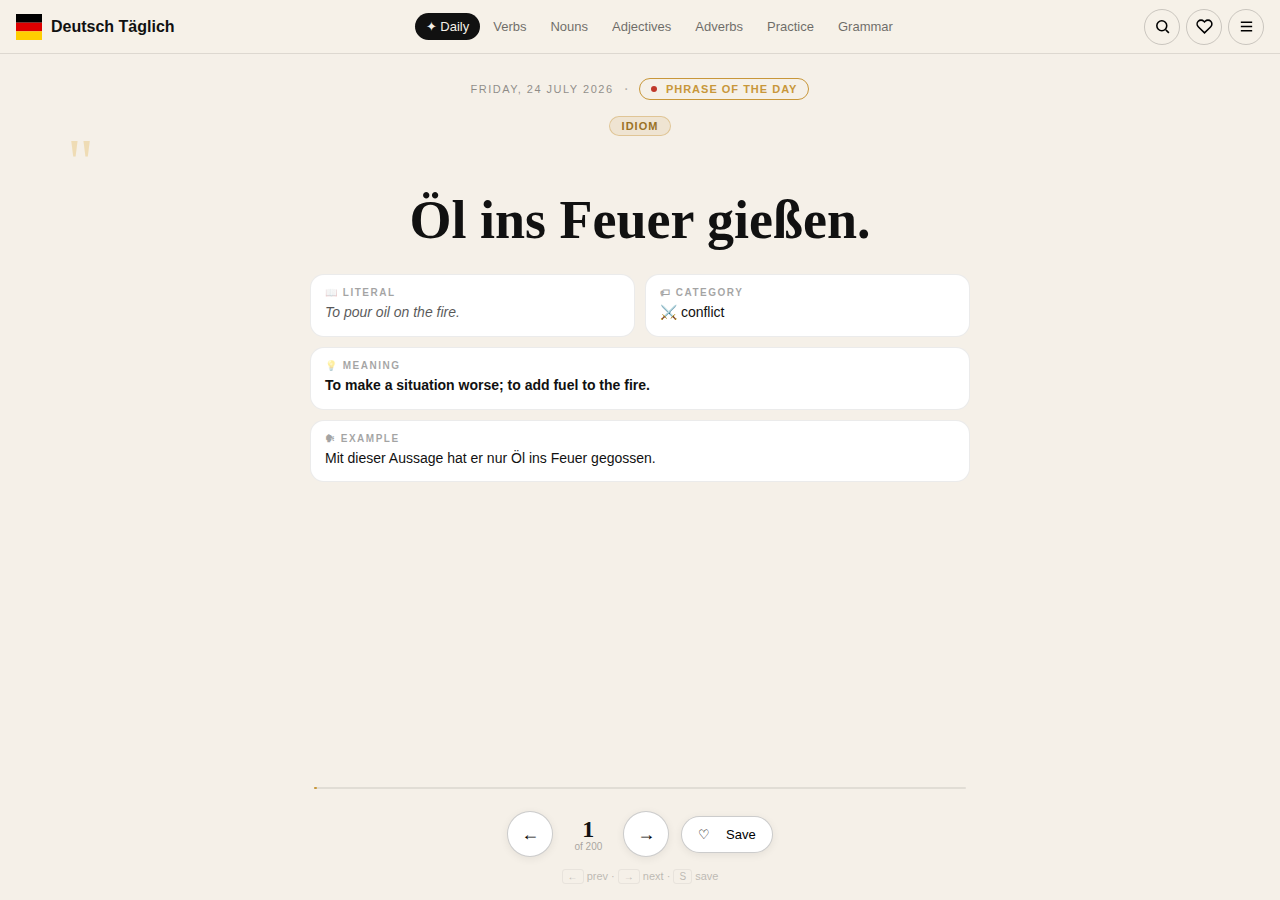
<file: index (8).html>
<!DOCTYPE html>
<html lang="en">
<head>
<meta charset="UTF-8">
<meta name="viewport" content="width=device-width, initial-scale=1.0">
<title>Deutsch Täglich</title>
<link rel="icon" href="data:image/svg+xml,<svg xmlns=%22http://www.w3.org/2000/svg%22 viewBox=%220 0 100 100%22><text y=%22.9em%22 font-size=%2290%22>🇩🇪</text></svg>">
<style>
*,*::before,*::after{box-sizing:border-box;margin:0;padding:0}
html,body{height:100%}
body{background:#f5f0e8;font-family:-apple-system,BlinkMacSystemFont,'Segoe UI',sans-serif;color:#111;display:flex;flex-direction:column;min-height:100vh}

/* topbar */
.bar{position:sticky;top:0;z-index:100;background:rgba(245,240,232,.95);border-bottom:1px solid rgba(0,0,0,.1);height:54px;display:flex;align-items:center;padding:0 16px;gap:8px}
.logo{display:flex;align-items:center;gap:9px;text-decoration:none;color:#111;font-size:16px;font-weight:700;flex-shrink:0}
.logo:hover{opacity:.7}
.logo-txt{white-space:nowrap}
.topnav{flex:1;display:flex;align-items:center;justify-content:center;gap:2px;overflow:hidden}
.topnav a{white-space:nowrap;padding:6px 11px;border-radius:999px;font-size:13px;font-weight:500;color:#111;text-decoration:none;opacity:.6;transition:all .15s}
.topnav a:hover{opacity:1;background:rgba(0,0,0,.07)}
.topnav a.on{opacity:1;background:#111;color:#f5f0e8}
.acts{display:flex;align-items:center;gap:6px;flex-shrink:0}
.ibtn{width:36px;height:36px;border-radius:50%;border:1px solid rgba(0,0,0,.18);background:transparent;cursor:pointer;display:flex;align-items:center;justify-content:center;padding:0;transition:background .15s}
.ibtn:hover{background:rgba(0,0,0,.08)}
@media(max-width:660px){.topnav,.logo-txt{display:none}}

/* drawer */
.dbk{position:fixed;inset:0;background:rgba(0,0,0,.35);z-index:200}
.drw{position:fixed;top:0;right:0;width:280px;height:100%;background:#fff;z-index:201;display:flex;flex-direction:column;box-shadow:-4px 0 20px rgba(0,0,0,.15);overflow-y:auto}
.drw-top{display:flex;align-items:center;justify-content:space-between;padding:18px 20px;border-bottom:1px solid #eee;font-weight:700;font-size:14px;letter-spacing:.08em;text-transform:uppercase}
.drw-nav{display:flex;flex-direction:column;padding:8px 0}
.drw-nav a{padding:14px 20px;text-decoration:none;color:#111;font-size:15px;font-weight:500;border-left:3px solid transparent;transition:all .15s}
.drw-nav a:hover{background:#f5f5f5}
.drw-nav a.on{border-left-color:#111;background:#f9f9f9}

/* modals */
.modal{position:fixed;inset:0;z-index:300;display:none}
.modal.open{display:block}
.mbk{position:absolute;inset:0;background:rgba(0,0,0,.4)}
.mpanel{position:relative;margin:8vh auto 0;width:min(92vw,680px);background:#fff;border-radius:12px;padding:20px;max-height:80vh;overflow:hidden;display:flex;flex-direction:column}
.mtop{display:flex;align-items:center;justify-content:space-between;padding-bottom:12px;border-bottom:1px solid #eee;margin-bottom:4px}
.mtitle{font-weight:700;font-size:13px;letter-spacing:.08em;text-transform:uppercase}
.minput{width:100%;margin:12px 0;padding:10px 12px;border:1px solid #e8e8e8;border-radius:8px;font-size:15px;font-family:inherit;outline:none}
.minput:focus{border-color:#888}
.mresults{flex:1;overflow-y:auto;display:flex;flex-direction:column;gap:6px}
.mrow{display:flex;justify-content:space-between;align-items:center;padding:8px 6px;border-radius:8px;cursor:pointer;transition:background .1s}
.mrow:hover{background:#f5f5f5}
.mcls{background:none;border:none;cursor:pointer;font-size:18px;padding:4px 8px;color:#888}

/* hero */
.hero{flex:1;display:flex;flex-direction:column;align-items:center;padding:24px 16px 12px;width:100%}
.meta{display:flex;align-items:center;gap:10px;flex-wrap:wrap;justify-content:center;margin-bottom:16px}
.ddate{font-size:11px;letter-spacing:1.5px;text-transform:uppercase;opacity:.45;font-weight:500}
.badge{display:inline-flex;align-items:center;gap:5px;padding:4px 11px;border-radius:999px;border:1.5px solid #c8973a;font-size:11px;font-weight:600;letter-spacing:1px;text-transform:uppercase;color:#c8973a}
.dot{width:6px;height:6px;border-radius:50%;background:#c0392b;animation:blink 2s infinite}
@keyframes blink{0%,100%{opacity:1}50%{opacity:.3}}
.pill{display:inline-block;padding:3px 12px;border-radius:999px;background:rgba(200,151,58,.12);border:1px solid rgba(200,151,58,.4);font-size:11px;font-weight:600;letter-spacing:1px;text-transform:uppercase;color:#9a7225;margin-bottom:10px}
.qm{font-family:Georgia,serif;font-size:65px;line-height:.5;color:#e8c06a;opacity:.4;display:block;align-self:flex-start;margin-left:max(12px,4vw);user-select:none}
.gtxt{font-family:Georgia,'Times New Roman',serif;font-size:clamp(22px,4.5vw,54px);font-weight:bold;line-height:1.18;text-align:center;color:#111;max-width:820px;width:100%;margin:10px 0 0;transition:opacity .22s,transform .22s}
.gtxt.out{opacity:0;transform:translateY(8px)}
.cards{display:grid;grid-template-columns:1fr 1fr;gap:10px;width:100%;max-width:660px;margin:22px auto 0}
@media(max-width:480px){.cards{grid-template-columns:1fr}}
.card{background:#fff;border:1px solid rgba(0,0,0,.08);border-radius:14px;padding:12px 14px}
.card.full{grid-column:1/-1}
.lbl{display:block;font-size:10px;font-weight:600;letter-spacing:1.5px;text-transform:uppercase;opacity:.38;margin-bottom:4px}
.val{font-size:14px;line-height:1.55;color:#111}
.val.it{font-style:italic;opacity:.7}
.val.bd{font-weight:600}

/* controls */
.ctrls{display:flex;align-items:center;justify-content:center;gap:12px;margin:22px 0 6px;flex-wrap:wrap}
.ctrl{width:46px;height:46px;border-radius:50%;border:1.5px solid rgba(0,0,0,.2);background:#fff;cursor:pointer;font-size:18px;display:flex;align-items:center;justify-content:center;transition:all .15s;box-shadow:0 2px 8px rgba(0,0,0,.07)}
.ctrl:hover{background:#111;color:#f5f0e8;border-color:#111;transform:scale(1.08)}
.ctrl:active{transform:scale(.94)}
.cnt{display:flex;flex-direction:column;align-items:center;min-width:46px}
.cnt-n{font-family:Georgia,serif;font-size:24px;font-weight:bold;line-height:1}
.cnt-t{font-size:10px;opacity:.35}
.sbtn{display:flex;align-items:center;gap:6px;padding:10px 16px;border-radius:999px;border:1.5px solid rgba(0,0,0,.2);background:#fff;cursor:pointer;font-size:13px;font-weight:500;font-family:inherit;box-shadow:0 2px 8px rgba(0,0,0,.07);transition:all .15s}
.sbtn:hover,.sbtn.saved{background:#c8973a;color:#fff;border-color:#c8973a}
.prog{width:100%;max-width:660px;margin:4px auto 0;padding:0 4px}
.prog-t{height:2px;background:rgba(0,0,0,.08);border-radius:2px}
.prog-f{height:100%;background:#c8973a;border-radius:2px;transition:width .35s}
.hint{font-size:11px;opacity:.25;text-align:center;margin:6px 0 16px}
kbd{display:inline-block;padding:1px 5px;border:1px solid rgba(0,0,0,.2);border-radius:3px;font:inherit;font-size:10px}
@media(max-width:480px){.hint{display:none}}

/* saved badge in modal */
.savebadge{background:none;border:1px solid #ddd;border-radius:999px;padding:2px 10px;cursor:pointer;font-size:12px;transition:all .15s}
.savebadge.saved,.savebadge:hover{background:#c8973a;color:#fff;border-color:#c8973a}
</style>
</head>
<body>

<header class="bar">
  <a href="index.html" class="logo">
    <svg width="26" height="26" viewBox="0 0 26 26" fill="none">
      <rect width="26" height="8.67" fill="#000"/>
      <rect y="8.67" width="26" height="8.67" fill="#DD0000"/>
      <rect y="17.33" width="26" height="8.67" fill="#FFCE00"/>
    </svg>
    <span class="logo-txt">Deutsch Täglich</span>
  </a>
  <nav class="topnav">
    <a href="index.html" class="on">✦ Daily</a>
    <a href="verbs.html">Verbs</a>
    <a href="nouns.html">Nouns</a>
    <a href="adjectives.html">Adjectives</a>
    <a href="adverbs.html">Adverbs</a>
    <a href="practice.html">Practice</a>
    <a href="grammar.html">Grammar</a>
  </nav>
  <div class="acts">
    <button class="ibtn" id="btnSearch" aria-label="Search">
      <svg viewBox="0 0 24 24" width="17" height="17" fill="none" stroke="currentColor" stroke-width="2.2"><circle cx="11" cy="11" r="7"/><path d="M21 21l-4.3-4.3"/></svg>
    </button>
    <button class="ibtn" id="btnSaved" aria-label="Saved">
      <svg viewBox="0 0 24 24" width="17" height="17" fill="none" stroke="currentColor" stroke-width="2.2"><path d="M20.8 4.6a5.5 5.5 0 0 0-7.8 0L12 5.6l-1-1a5.5 5.5 0 0 0-7.8 7.8l1 1L12 21l7.8-7.6 1-1a5.5 5.5 0 0 0 0-7.8z"/></svg>
    </button>
    <button class="ibtn" id="btnMenu" aria-label="Menu">
      <svg viewBox="0 0 24 24" width="17" height="17" fill="none" stroke="currentColor" stroke-width="2.2"><path d="M4 6h16M4 12h16M4 18h16"/></svg>
    </button>
  </div>
</header>

<!-- Drawer -->
<div class="dbk" id="dbk" style="display:none" onclick="closeDrw()"></div>
<div class="drw" id="drw" style="display:none">
  <div class="drw-top">
    Menu
    <button class="mcls" onclick="closeDrw()">✕</button>
  </div>
  <nav class="drw-nav">
    <a href="index.html" class="on">✦ Daily Idioms</a>
    <a href="verbs.html">🔤 Verbs</a>
    <a href="nouns.html">📦 Nouns</a>
    <a href="adjectives.html">🎨 Adjectives</a>
    <a href="adverbs.html">💨 Adverbs</a>
    <a href="practice.html">✅ Practice</a>
    <a href="grammar.html">📖 Grammar</a>
  </nav>
</div>

<!-- Search modal -->
<div class="modal" id="mSearch">
  <div class="mbk" onclick="closeModal('mSearch')"></div>
  <div class="mpanel">
    <div class="mtop"><span class="mtitle">Search Idioms</span><button class="mcls" onclick="closeModal('mSearch')">✕</button></div>
    <input class="minput" id="searchQ" placeholder="Type to search…" oninput="doSearch()">
    <div class="mresults" id="searchRes"></div>
  </div>
</div>

<!-- Saved modal -->
<div class="modal" id="mSaved">
  <div class="mbk" onclick="closeModal('mSaved')"></div>
  <div class="mpanel">
    <div class="mtop"><span class="mtitle">Saved Phrases</span><button class="mcls" onclick="closeModal('mSaved')">✕</button></div>
    <div class="mresults" id="savedRes"></div>
  </div>
</div>

<main class="hero">
  <div class="meta">
    <span class="ddate" id="ddate">—</span>
    <span style="opacity:.3">·</span>
    <span class="badge"><span class="dot"></span>&nbsp;Phrase of the Day</span>
  </div>
  <div class="pill" id="typePill">—</div>
  <span class="qm">"</span>
  <h1 class="gtxt" id="gtxt">—</h1>
  <div class="cards">
    <div class="card"><span class="lbl">📖 Literal</span><p class="val it" id="vLit">—</p></div>
    <div class="card"><span class="lbl">🏷 Category</span><p class="val" id="vCat">—</p></div>
    <div class="card full"><span class="lbl">💡 Meaning</span><p class="val bd" id="vMean">—</p></div>
    <div class="card full"><span class="lbl">🗣 Example</span><p class="val" id="vEx">—</p></div>
  </div>
</main>

<div class="prog"><div class="prog-t"><div class="prog-f" id="progF" style="width:.5%"></div></div></div>
<div class="ctrls">
  <button class="ctrl" id="btnP">←</button>
  <div class="cnt"><span class="cnt-n" id="cN">1</span><span class="cnt-t" id="cT">of 200</span></div>
  <button class="ctrl" id="btnN">→</button>
  <button class="sbtn" id="btnSave"><span id="sHrt">♡</span>&nbsp;<span id="sLbl">Save</span></button>
</div>
<p class="hint"><kbd>←</kbd> prev · <kbd>→</kbd> next · <kbd>S</kbd> save</p>

<script>
// ── Saved storage (localStorage with fallback) ───────────────────
var _saved = [];
var _meta  = {};
var _hasLS = false;
try { localStorage.setItem('_t','1'); localStorage.removeItem('_t'); _hasLS = true; } catch(e){}
function loadSaved(){ try{ _saved=JSON.parse(localStorage.getItem('dtSaved')||'[]'); _meta=JSON.parse(localStorage.getItem('dtMeta')||'{}'); }catch(e){} }
function storeSaved(){ try{ localStorage.setItem('dtSaved',JSON.stringify(_saved)); localStorage.setItem('dtMeta',JSON.stringify(_meta)); }catch(e){} }
loadSaved();
function isSaved(id){ return _saved.indexOf(id)>=0; }
function addSaved(id,meta){ if(!isSaved(id)){_saved.push(id);} _meta[id]=meta; storeSaved(); }
function remSaved(id){ _saved=_saved.filter(function(x){return x!==id;}); delete _meta[id]; storeSaved(); }

// ── Drawer ───────────────────────────────────────────────────────
function openDrw(){ document.getElementById('dbk').style.display='block'; document.getElementById('drw').style.display='flex'; }
function closeDrw(){ document.getElementById('dbk').style.display='none'; document.getElementById('drw').style.display='none'; }
document.getElementById('btnMenu').onclick = openDrw;

// ── Modals ───────────────────────────────────────────────────────
function openModal(id){ document.getElementById(id).classList.add('open'); }
function closeModal(id){ document.getElementById(id).classList.remove('open'); }
document.getElementById('btnSearch').onclick = function(){ openModal('mSearch'); setTimeout(function(){ document.getElementById('searchQ').focus(); },80); };
document.getElementById('btnSaved').onclick  = function(){ openModal('mSaved'); renderSaved(); };

// ── Data ─────────────────────────────────────────────────────────
var DB = [
  { id: 1, german: "Das ist nicht mein Bier.", literal: "That is not my beer.", meaning: "That's not my problem / not my business.", example: "Kümmere dich nicht darum – das ist nicht mein Bier.", category: "everyday", type: "idiom", tags: ["beer", "responsibility"] },
  { id: 2, german: "Den Teufel an die Wand malen.", literal: "To paint the devil on the wall.", meaning: "To tempt fate by expecting the worst; to be overly pessimistic.", example: "Mal nicht den Teufel an die Wand – es wird schon gut gehen.", category: "attitude", type: "idiom", tags: ["superstition", "pessimism"] },
  { id: 3, german: "Da liegt der Hund begraben.", literal: "That's where the dog is buried.", meaning: "That's the crux of the matter; that's the real problem.", example: "Jetzt weiß ich, wo der Hund begraben liegt.", category: "problem", type: "idiom", tags: ["dog", "problem"] },
  { id: 4, german: "Einen Bock schießen.", literal: "To shoot a billy goat.", meaning: "To make a blunder; to put one's foot in it.", example: "Mit dieser Aussage habe ich einen Bock geschossen.", category: "mistakes", type: "idiom", tags: ["mistake", "goat"] },
  { id: 5, german: "Das ist ein Katzensprung.", literal: "That's a cat's jump.", meaning: "It's just a stone's throw away; very short distance.", example: "Zum Bahnhof ist es nur ein Katzensprung.", category: "distance", type: "idiom", tags: ["cat", "distance"] },
  { id: 6, german: "Schwein haben.", literal: "To have pig.", meaning: "To be lucky; to have a stroke of luck.", example: "Er hat wirklich Schwein gehabt, dass er den Bus noch erwischt hat.", category: "luck", type: "idiom", tags: ["pig", "luck"] },
  { id: 7, german: "Die Katze aus dem Sack lassen.", literal: "To let the cat out of the bag.", meaning: "To reveal a secret.", example: "Endlich hat sie die Katze aus dem Sack gelassen.", category: "secrets", type: "idiom", tags: ["cat", "secret"] },
  { id: 8, german: "Mit den Wölfen heulen.", literal: "To howl with the wolves.", meaning: "To go along with the crowd; to follow the majority.", example: "Er heulte mit den Wölfen, obwohl er eigentlich anderer Meinung war.", category: "society", type: "idiom", tags: ["wolf", "conformity"] },
  { id: 9, german: "Den Stier bei den Hörnern packen.", literal: "To grab the bull by the horns.", meaning: "To tackle a problem head-on; to face a challenge directly.", example: "Es wird Zeit, den Stier bei den Hörnern zu packen.", category: "action", type: "idiom", tags: ["bull", "courage"] },
  { id: 10, german: "Eulen nach Athen tragen.", literal: "To carry owls to Athens.", meaning: "To carry coals to Newcastle; to do something completely unnecessary.", example: "Ihm Ratschläge geben? Das heißt Eulen nach Athen tragen.", category: "futility", type: "idiom", tags: ["owl", "futility"] },
  { id: 11, german: "Ein Haar in der Suppe finden.", literal: "To find a hair in the soup.", meaning: "To find fault with everything; to nitpick.", example: "Er findet immer ein Haar in der Suppe.", category: "attitude", type: "idiom", tags: ["food", "criticism"] },
  { id: 12, german: "Die Kuh vom Eis bringen.", literal: "To get the cow off the ice.", meaning: "To resolve a difficult or awkward situation.", example: "Wir müssen irgendwie die Kuh vom Eis bringen.", category: "problem", type: "idiom", tags: ["cow", "solution"] },
  { id: 13, german: "Einem geschenkten Gaul schaut man nicht ins Maul.", literal: "Don't look a gift horse in the mouth.", meaning: "Be grateful for gifts and don't find fault with them.", example: "Sei dankbar! Einem geschenkten Gaul schaut man nicht ins Maul.", category: "gratitude", type: "proverb", tags: ["horse", "gratitude"] },
  { id: 14, german: "Mit jemandem ein Hühnchen rupfen.", literal: "To pluck a chicken with someone.", meaning: "To have a bone to pick with someone; to settle a score.", example: "Mit dir muss ich noch ein Hühnchen rupfen!", category: "conflict", type: "idiom", tags: ["chicken", "conflict"] },
  { id: 15, german: "Wenn die Katze aus dem Haus ist, tanzen die Mäuse.", literal: "When the cat is out of the house, the mice dance.", meaning: "When the boss/authority figure is away, others do as they please.", example: "Der Chef ist im Urlaub – wenn die Katze aus dem Haus ist, tanzen die Mäuse.", category: "behavior", type: "proverb", tags: ["cat", "mouse", "freedom"] },
  { id: 16, german: "Perlen vor die Säue werfen.", literal: "To throw pearls before swine.", meaning: "To give something valuable to someone who doesn't appreciate it.", example: "Gute Ratschläge gib ihm nicht – das ist Perlen vor die Säue werfen.", category: "futility", type: "idiom", tags: ["pig", "value"] },
  { id: 17, german: "Nicht alle Tassen im Schrank haben.", literal: "Not to have all cups in the cupboard.", meaning: "To be a bit crazy; not all there.", example: "Der hat doch nicht alle Tassen im Schrank!", category: "personality", type: "idiom", tags: ["crazy", "cups"] },
  { id: 18, german: "Auf den Hund gekommen sein.", literal: "To have come to the dog.", meaning: "To have fallen on hard times; to be in a sorry state.", example: "Das Restaurant ist wirklich auf den Hund gekommen.", category: "decline", type: "idiom", tags: ["dog", "decline"] },

  { id: 19, german: "Morgenstund hat Gold im Mund.", literal: "The morning hour has gold in its mouth.", meaning: "The early bird catches the worm; early risers are rewarded.", example: "Steh früh auf – Morgenstund hat Gold im Mund.", category: "time", type: "proverb", tags: ["morning", "success"] },
  { id: 20, german: "Nach Regen kommt Sonnenschein.", literal: "After rain comes sunshine.", meaning: "After hard times, better days will come.", example: "Gib nicht auf – nach Regen kommt Sonnenschein.", category: "hope", type: "proverb", tags: ["weather", "hope"] },
  { id: 21, german: "Andere Länder, andere Sitten.", literal: "Other countries, other customs.", meaning: "Different places have different rules and traditions; when in Rome.", example: "Wundere dich nicht – andere Länder, andere Sitten.", category: "culture", type: "proverb", tags: ["culture", "travel"] },
  { id: 22, german: "Wie man in den Wald hineinruft, so schallt es heraus.", literal: "As you call into the forest, so it echoes back.", meaning: "You get what you give; treat others as you wish to be treated.", example: "Sei freundlich zu anderen – wie man in den Wald ruft, so schallt es heraus.", category: "relationships", type: "proverb", tags: ["forest", "karma"] },

  { id: 23, german: "Jemandem auf den Zahn fühlen.", literal: "To feel someone's tooth.", meaning: "To probe someone; to test someone's knowledge or intentions.", example: "In dem Interview wird man dir auf den Zahn fühlen.", category: "communication", type: "idiom", tags: ["tooth", "test"] },
  { id: 24, german: "Auf großem Fuß leben.", literal: "To live on a big foot.", meaning: "To live extravagantly; to live beyond one's means.", example: "Er lebt auf großem Fuß, obwohl er kein Geld hat.", category: "money", type: "idiom", tags: ["foot", "money", "lifestyle"] },
  { id: 25, german: "Einen langen Arm haben.", literal: "To have a long arm.", meaning: "To have influence and power; to have connections.", example: "Der Bürgermeister hat einen langen Arm.", category: "power", type: "idiom", tags: ["arm", "power"] },
  { id: 26, german: "Sich etwas hinter die Ohren schreiben.", literal: "To write something behind one's ears.", meaning: "To take note of something important; to remember something well.", example: "Schreib dir das hinter die Ohren: Pünktlichkeit zählt!", category: "memory", type: "idiom", tags: ["ear", "memory"] },
  { id: 27, german: "Kalte Füße bekommen.", literal: "To get cold feet.", meaning: "To lose one's nerve; to back out of something.", example: "Er hat kurz vor der Hochzeit kalte Füße bekommen.", category: "fear", type: "idiom", tags: ["feet", "fear", "courage"] },
  { id: 28, german: "Den Kopf in den Sand stecken.", literal: "To put one's head in the sand.", meaning: "To ignore reality; to bury one's head in the sand.", example: "Du kannst den Kopf nicht in den Sand stecken – das Problem geht nicht weg.", category: "attitude", type: "idiom", tags: ["head", "avoidance"] },
  { id: 29, german: "Auf der Hand liegen.", literal: "To lie on the hand.", meaning: "To be obvious; to be self-evident.", example: "Es liegt auf der Hand, dass wir mehr üben müssen.", category: "clarity", type: "idiom", tags: ["hand", "obvious"] },
  { id: 30, german: "Sich in die eigene Tasche lügen.", literal: "To lie into one's own pocket.", meaning: "To fool oneself; to engage in self-deception.", example: "Du lügst dir selbst in die Tasche, wenn du das glaubst.", category: "honesty", type: "idiom", tags: ["pocket", "self-deception"] },
  { id: 31, german: "Das Herz auf der Zunge tragen.", literal: "To carry one's heart on one's tongue.", meaning: "To speak one's mind openly; to be very outspoken.", example: "Sie trägt das Herz auf der Zunge – immer ehrlich.", category: "communication", type: "idiom", tags: ["heart", "honesty"] },
  { id: 32, german: "Jemanden auf Herz und Nieren prüfen.", literal: "To test someone on heart and kidneys.", meaning: "To test someone thoroughly; to put someone through their paces.", example: "Im Vorstellungsgespräch wurde er auf Herz und Nieren geprüft.", category: "testing", type: "idiom", tags: ["heart", "thorough"] },
  { id: 33, german: "Hals- und Beinbruch!", literal: "Neck and leg break!", meaning: "Good luck! (said ironically — like 'break a leg')", example: "Hals- und Beinbruch bei deiner Prüfung!", category: "wishes", type: "saying", tags: ["luck", "theater"] },
  { id: 34, german: "Sich etwas von der Seele reden.", literal: "To talk something off one's soul.", meaning: "To get something off one's chest; to unburden oneself.", example: "Ich muss mir das einfach von der Seele reden.", category: "emotion", type: "idiom", tags: ["soul", "emotion"] },
  { id: 35, german: "Ins Fettnäpfchen treten.", literal: "To step into the little grease pot.", meaning: "To put one's foot in one's mouth; to make a social blunder.", example: "Mit dieser Bemerkung ist er ins Fettnäpfchen getreten.", category: "mistakes", type: "idiom", tags: ["blunder", "social"] },
  { id: 36, german: "Jemandem den Daumen drücken.", literal: "To press the thumb for someone.", meaning: "To keep one's fingers crossed for someone; to wish someone luck.", example: "Ich drücke dir die Daumen bei der Prüfung!", category: "wishes", type: "idiom", tags: ["thumb", "luck"] },

  { id: 37, german: "Das ist nicht jedermanns Geschmack.", literal: "That is not everyone's taste.", meaning: "That's not for everyone; it's an acquired taste.", example: "Heavy Metal ist nicht jedermanns Geschmack.", category: "preference", type: "saying", tags: ["taste", "preference"] },
  { id: 38, german: "Das geht mir auf den Keks.", literal: "That goes on my cookie.", meaning: "That gets on my nerves; that annoys me.", example: "Dieses Lied geht mir total auf den Keks.", category: "annoyance", type: "idiom", tags: ["cookie", "annoyance"] },
  { id: 39, german: "Alles hat ein Ende, nur die Wurst hat zwei.", literal: "Everything has an end, only the sausage has two.", meaning: "Everything comes to an end eventually.", example: "Alles hat ein Ende, nur die Wurst hat zwei – irgendwann ist Schluss.", category: "time", type: "saying", tags: ["sausage", "end"] },
  { id: 40, german: "Das ist mir Wurst.", literal: "That is sausage to me.", meaning: "I couldn't care less; that's all the same to me.", example: "Ob wir Pasta oder Pizza essen – das ist mir Wurst.", category: "indifference", type: "idiom", tags: ["sausage", "indifference"] },
  { id: 41, german: "Wer zuerst kommt, mahlt zuerst.", literal: "Whoever comes first, grinds first.", meaning: "First come, first served.", example: "Stell dich früh an – wer zuerst kommt, mahlt zuerst.", category: "fairness", type: "proverb", tags: ["fairness", "order"] },
  { id: 42, german: "Seinen Senf dazugeben.", literal: "To add one's mustard.", meaning: "To put in one's two cents; to offer an unsolicited opinion.", example: "Er muss immer seinen Senf dazugeben.", category: "communication", type: "idiom", tags: ["mustard", "opinion"] },
  { id: 43, german: "In den sauren Apfel beißen.", literal: "To bite into the sour apple.", meaning: "To bite the bullet; to do something unpleasant that has to be done.", example: "Du musst einfach in den sauren Apfel beißen und entschuldigen.", category: "courage", type: "idiom", tags: ["apple", "duty"] },
  { id: 44, german: "Das Ei des Kolumbus.", literal: "Columbus's egg.", meaning: "A brilliantly simple solution to a difficult problem.", example: "Diese Erfindung ist das Ei des Kolumbus.", category: "solutions", type: "saying", tags: ["egg", "solution"] },
  { id: 45, german: "Kleine Brötchen backen.", literal: "To bake small bread rolls.", meaning: "To be modest; to lower one's ambitions; to be realistic.", example: "Nach der Pleite muss er kleine Brötchen backen.", category: "humility", type: "idiom", tags: ["bread", "humility"] },

  { id: 46, german: "Das kostet ein Heidengeld.", literal: "That costs a pagan's money.", meaning: "That costs a fortune; that's extremely expensive.", example: "Die Reparatur hat ein Heidengeld gekostet.", category: "money", type: "idiom", tags: ["money", "expensive"] },
  { id: 47, german: "Auf Pump kaufen.", literal: "To buy on pump.", meaning: "To buy on credit; to live on borrowed money.", example: "Er kauft alles auf Pump – das wird ihn ruinieren.", category: "money", type: "idiom", tags: ["money", "credit"] },
  { id: 48, german: "Geld stinkt nicht.", literal: "Money doesn't stink.", meaning: "Money is money, no matter where it comes from.", example: "Auch dieser Job ist gut – Geld stinkt nicht.", category: "money", type: "proverb", tags: ["money", "pragmatism"] },
  { id: 49, german: "Zeit ist Geld.", literal: "Time is money.", meaning: "Don't waste time; every moment has value.", example: "Mach schneller – Zeit ist Geld!", category: "time", type: "proverb", tags: ["time", "money", "work"] },
  { id: 50, german: "Den Kürzeren ziehen.", literal: "To pull the shorter one.", meaning: "To get the worst of a deal; to come off worst.", example: "Bei dem Vergleich hat er den Kürzeren gezogen.", category: "fairness", type: "idiom", tags: ["disadvantage", "deal"] },
  { id: 51, german: "Auf eigenen Beinen stehen.", literal: "To stand on one's own legs.", meaning: "To be independent; to support oneself.", example: "Mit 25 stand er endlich auf eigenen Beinen.", category: "independence", type: "idiom", tags: ["independence", "legs"] },
  { id: 52, german: "Sich keine Arbeit aus den Rippen schneiden.", literal: "Not to cut work from one's ribs.", meaning: "To be lazy; to avoid doing one's share of work.", example: "Er schneidet sich keine Arbeit aus den Rippen.", category: "laziness", type: "idiom", tags: ["work", "laziness"] },

  { id: 53, german: "Der Apfel fällt nicht weit vom Stamm.", literal: "The apple doesn't fall far from the trunk.", meaning: "Children take after their parents; like father, like son.", example: "Er ist genauso dickköpfig wie sein Vater – der Apfel fällt nicht weit vom Stamm.", category: "family", type: "proverb", tags: ["apple", "family", "character"] },
  { id: 54, german: "Übung macht den Meister.", literal: "Practice makes the master.", meaning: "Practice makes perfect.", example: "Ich lerne jeden Tag Deutsch – Übung macht den Meister.", category: "learning", type: "proverb", tags: ["practice", "skill"] },
  { id: 55, german: "Lügen haben kurze Beine.", literal: "Lies have short legs.", meaning: "Lies don't get you far; the truth will come out.", example: "Gib es zu – Lügen haben kurze Beine.", category: "honesty", type: "proverb", tags: ["lies", "truth"] },
  { id: 56, german: "Was du heute kannst besorgen, das verschiebe nicht auf morgen.", literal: "What you can get done today, don't postpone to tomorrow.", meaning: "Don't procrastinate; do it now.", example: "Fang jetzt an – was du heute kannst besorgen, verschiebe nicht auf morgen.", category: "action", type: "proverb", tags: ["procrastination", "time"] },
  { id: 57, german: "Wer anderen eine Grube gräbt, fällt selbst hinein.", literal: "Whoever digs a pit for others falls into it himself.", meaning: "If you try to harm others, you'll end up hurting yourself.", example: "Wer anderen eine Grube gräbt, fällt selbst hinein.", category: "karma", type: "proverb", tags: ["karma", "revenge"] },
  { id: 58, german: "Irren ist menschlich.", literal: "To err is human.", meaning: "Everyone makes mistakes; it's part of being human.", example: "Mach dir keine Sorgen – irren ist menschlich.", category: "mistakes", type: "proverb", tags: ["mistakes", "humanity"] },
  { id: 59, german: "Was man nicht im Kopf hat, muss man in den Beinen haben.", literal: "What one doesn't have in the head, one must have in the legs.", meaning: "If you forget things, you end up doing extra work.", example: "Ich habe die Schlüssel wieder vergessen – was man nicht im Kopf hat, muss man in den Beinen haben.", category: "wisdom", type: "proverb", tags: ["memory", "effort"] },
  { id: 60, german: "Ende gut, alles gut.", literal: "End good, all good.", meaning: "All's well that ends well.", example: "Es war stressig, aber wir haben es geschafft – Ende gut, alles gut.", category: "hope", type: "proverb", tags: ["ending", "success"] },
  { id: 61, german: "Stille Wasser sind tief.", literal: "Still waters run deep.", meaning: "Quiet people often have a lot going on inside; don't judge by appearances.", example: "Sie sagt wenig, aber sie beobachtet alles – stille Wasser sind tief.", category: "personality", type: "proverb", tags: ["quiet", "depth"] },
  { id: 62, german: "Wer suchet, der findet.", literal: "Whoever seeks, finds.", meaning: "If you look hard enough, you'll find what you're looking for.", example: "Such weiter – wer suchet, der findet.", category: "persistence", type: "proverb", tags: ["search", "persistence"] },
  { id: 63, german: "Gelegenheit macht Diebe.", literal: "Opportunity makes thieves.", meaning: "People are tempted to do wrong when the opportunity arises.", example: "Lass das Geld nicht offen liegen – Gelegenheit macht Diebe.", category: "temptation", type: "proverb", tags: ["opportunity", "temptation"] },
  { id: 64, german: "Viele Köche verderben den Brei.", literal: "Many cooks spoil the porridge.", meaning: "Too many people involved in a task leads to poor results.", example: "Lass uns eine Person entscheiden – viele Köche verderben den Brei.", category: "teamwork", type: "proverb", tags: ["cooking", "teamwork"] },
  { id: 65, german: "Der frühe Vogel fängt den Wurm.", literal: "The early bird catches the worm.", meaning: "Getting up and starting early leads to success.", example: "Wach früh auf – der frühe Vogel fängt den Wurm.", category: "time", type: "proverb", tags: ["bird", "morning", "success"] },
  { id: 66, german: "Reden ist Silber, Schweigen ist Gold.", literal: "Speaking is silver, silence is golden.", meaning: "Sometimes it's better to say nothing.", example: "Sag lieber nichts – Reden ist Silber, Schweigen ist Gold.", category: "communication", type: "proverb", tags: ["silence", "wisdom"] },

  { id: 67, german: "Gleich und gleich gesellt sich gern.", literal: "Like and like likes to join.", meaning: "Birds of a feather flock together.", example: "Natürlich sind sie befreundet – gleich und gleich gesellt sich gern.", category: "relationships", type: "proverb", tags: ["similarity", "friendship"] },
  { id: 68, german: "Aus den Augen, aus dem Sinn.", literal: "Out of the eyes, out of the mind.", meaning: "Out of sight, out of mind.", example: "Er denkt nicht mehr an sie – aus den Augen, aus dem Sinn.", category: "relationships", type: "proverb", tags: ["distance", "memory"] },
  { id: 69, german: "In der Not frisst der Teufel Fliegen.", literal: "In need, the devil eats flies.", meaning: "Beggars can't be choosers; in desperate times, you take what you can get.", example: "Nimm die Arbeit – in der Not frisst der Teufel Fliegen.", category: "survival", type: "proverb", tags: ["need", "desperation"] },
  { id: 70, german: "Geteiltes Leid ist halbes Leid.", literal: "Shared sorrow is half a sorrow.", meaning: "A problem shared is a problem halved; sharing troubles makes them easier to bear.", example: "Erzähl mir davon – geteiltes Leid ist halbes Leid.", category: "empathy", type: "proverb", tags: ["sharing", "sorrow"] },
  { id: 71, german: "Geteilte Freude ist doppelte Freude.", literal: "Shared joy is double joy.", meaning: "Happiness is greater when shared with others.", example: "Feier mit uns – geteilte Freude ist doppelte Freude.", category: "happiness", type: "proverb", tags: ["sharing", "joy"] },
  { id: 72, german: "Wer schweigt, stimmt zu.", literal: "Whoever is silent, agrees.", meaning: "Silence implies consent.", example: "Wenn du nichts sagst, nehme ich an, du bist einverstanden – wer schweigt, stimmt zu.", category: "communication", type: "proverb", tags: ["silence", "consent"] },
  { id: 73, german: "Mit jemandem durch dick und dünn gehen.", literal: "To go through thick and thin with someone.", meaning: "To stand by someone through all difficulties.", example: "Ich gehe mit dir durch dick und dünn.", category: "loyalty", type: "idiom", tags: ["loyalty", "friendship"] },

  { id: 74, german: "Da Schmetterlinge im Bauch haben.", literal: "To have butterflies in the stomach.", meaning: "To feel nervous excitement, especially about a romantic interest.", example: "Wenn sie ihn sieht, hat sie Schmetterlinge im Bauch.", category: "emotion", type: "idiom", tags: ["butterflies", "love", "nervousness"] },
  { id: 75, german: "Ins Schwarze treffen.", literal: "To hit the black.", meaning: "To hit the nail on the head; to be exactly right.", example: "Mit dieser Analyse hast du ins Schwarze getroffen.", category: "accuracy", type: "idiom", tags: ["accuracy", "target"] },
  { id: 76, german: "Auf dem Holzweg sein.", literal: "To be on the timber track.", meaning: "To be completely wrong; to be on the wrong track.", example: "Du bist völlig auf dem Holzweg – so funktioniert das nicht.", category: "mistakes", type: "idiom", tags: ["mistake", "direction"] },
  { id: 77, german: "Öl ins Feuer gießen.", literal: "To pour oil on the fire.", meaning: "To make a situation worse; to add fuel to the fire.", example: "Mit dieser Aussage hat er nur Öl ins Feuer gegossen.", category: "conflict", type: "idiom", tags: ["fire", "conflict"] },
  { id: 78, german: "Auf der falschen Hochzeit tanzen.", literal: "To dance at the wrong wedding.", meaning: "To be in the wrong place or doing the wrong thing.", example: "Du willst Karriere machen, aber dazu hast du die falsche Einstellung – du tanzt auf der falschen Hochzeit.", category: "direction", type: "idiom", tags: ["wedding", "mistake"] },
  { id: 79, german: "Einen Strohhalm ergreifen.", literal: "To grab a straw.", meaning: "To clutch at straws; to grasp at any hope.", example: "Er ergreift jeden Strohhalm, der ihm angeboten wird.", category: "desperation", type: "idiom", tags: ["hope", "straw"] },
  { id: 80, german: "Aus einer Mücke einen Elefanten machen.", literal: "To make an elephant out of a mosquito.", meaning: "To make a mountain out of a molehill; to exaggerate.", example: "Du machst mal wieder aus einer Mücke einen Elefanten.", category: "attitude", type: "idiom", tags: ["exaggeration", "mosquito", "elephant"] },
  { id: 81, german: "Zwischen den Stühlen sitzen.", literal: "To sit between the chairs.", meaning: "To fall between two stools; to be caught between two options, satisfying neither.", example: "Mit seiner Meinung sitzt er zwischen den Stühlen.", category: "indecision", type: "idiom", tags: ["indecision", "compromise"] },
  { id: 82, german: "Das Kind mit dem Bade ausschütten.", literal: "To throw the baby out with the bathwater.", meaning: "To discard something valuable while trying to get rid of something bad.", example: "Reform ja, aber schütte nicht das Kind mit dem Bade aus.", category: "caution", type: "idiom", tags: ["baby", "mistake"] },
  { id: 83, german: "In der Klemme sitzen.", literal: "To sit in the clamp.", meaning: "To be in a tight spot; to be in a difficult situation.", example: "Ohne Geld und ohne Job sitze ich wirklich in der Klemme.", category: "problem", type: "idiom", tags: ["trouble", "stuck"] },
  { id: 84, german: "Das Handtuch werfen.", literal: "To throw the towel.", meaning: "To throw in the towel; to give up.", example: "Nach drei Stunden hat er das Handtuch geworfen.", category: "failure", type: "idiom", tags: ["giving up", "towel"] },
  { id: 85, german: "Auf Nummer sicher gehen.", literal: "To go on safe number.", meaning: "To play it safe; to take no chances.", example: "Ich gehe auf Nummer sicher und nehme einen Regenschirm mit.", category: "caution", type: "idiom", tags: ["safety", "caution"] },
  { id: 86, german: "Den Nagel auf den Kopf treffen.", literal: "To hit the nail on the head.", meaning: "To say exactly the right thing; to be spot on.", example: "Du hast den Nagel auf den Kopf getroffen.", category: "accuracy", type: "idiom", tags: ["nail", "accuracy"] },
  { id: 87, german: "Hinter jemandem her sein.", literal: "To be after someone.", meaning: "To be on someone's case; to constantly pressure someone.", example: "Die Polizei ist hinter ihm her.", category: "pursuit", type: "idiom", tags: ["pursuit", "pressure"] },
  { id: 88, german: "Auf der Lauer liegen.", literal: "To lie in wait.", meaning: "To lie in ambush; to wait for the right moment.", example: "Er lag auf der Lauer und wartete auf seine Chance.", category: "patience", type: "idiom", tags: ["waiting", "patience"] },

  { id: 89, german: "Das hat Zeit bis gestern.", literal: "That has time until yesterday.", meaning: "That's extremely urgent; it was needed yesterday.", example: "Der Bericht muss fertig sein – das hat Zeit bis gestern!", category: "urgency", type: "saying", tags: ["urgency", "time"] },
  { id: 90, german: "Abwarten und Tee trinken.", literal: "Wait and drink tea.", meaning: "Let's wait and see; be patient.", example: "Wir können noch nichts machen – abwarten und Tee trinken.", category: "patience", type: "saying", tags: ["patience", "waiting", "tea"] },
  { id: 91, german: "Es ist noch nicht aller Tage Abend.", literal: "It is not yet the evening of all days.", meaning: "It's not over yet; there's still time.", example: "Gib nicht auf – es ist noch nicht aller Tage Abend.", category: "hope", type: "proverb", tags: ["hope", "time"] },
  { id: 92, german: "Gut Ding will Weile haben.", literal: "Good things need time.", meaning: "Good things take time; don't rush quality.", example: "Sei geduldig – gut Ding will Weile haben.", category: "patience", type: "proverb", tags: ["patience", "quality"] },
  { id: 93, german: "Der hat Tomaten auf den Augen.", literal: "He has tomatoes on his eyes.", meaning: "He's blind to what's obvious; he can't see what's right in front of him.", example: "Siehst du das nicht? Der hat wohl Tomaten auf den Augen.", category: "observation", type: "idiom", tags: ["tomatoes", "blindness", "obvious"] },

  { id: 94, german: "Heute mir, morgen dir.", literal: "Today me, tomorrow you.", meaning: "The tables can be turned; today you're lucky, tomorrow it could be me.", example: "Gönne ihm seinen Erfolg – heute mir, morgen dir.", category: "fairness", type: "proverb", tags: ["fairness", "luck"] },
  { id: 95, german: "Alle guten Dinge sind drei.", literal: "All good things come in threes.", meaning: "The third time is the charm.", example: "Versuche es noch einmal – alle guten Dinge sind drei.", category: "luck", type: "proverb", tags: ["three", "luck"] },
  { id: 96, german: "Kein Rauch ohne Feuer.", literal: "No smoke without fire.", meaning: "Where there's smoke, there's fire; rumors usually have some truth.", example: "Ich glaube, da steckt etwas dahinter – kein Rauch ohne Feuer.", category: "truth", type: "proverb", tags: ["smoke", "fire", "rumor"] },
  { id: 97, german: "Wer rastet, der rostet.", literal: "Who rests, rusts.", meaning: "Keeping active and engaged prevents decline; keep moving.", example: "Bleib aktiv – wer rastet, der rostet.", category: "activity", type: "proverb", tags: ["rust", "activity"] },
  { id: 98, german: "Ohne Fleiß kein Preis.", literal: "Without diligence, no prize.", meaning: "No pain, no gain; success requires hard work.", example: "Du musst mehr lernen – ohne Fleiß kein Preis.", category: "work", type: "proverb", tags: ["effort", "reward"] },

  { id: 99, german: "Jemanden über den Tisch ziehen.", literal: "To pull someone over the table.", meaning: "To cheat someone; to swindle someone.", example: "Der Händler hat ihn über den Tisch gezogen.", category: "deception", type: "idiom", tags: ["cheat", "table"] },
  { id: 100, german: "Blaumachen.", literal: "To make blue.", meaning: "To skip work or school; to play hooky.", example: "Er macht heute blau und geht angeln.", category: "work", type: "idiom", tags: ["blue", "absence", "lazy"] },
  { id: 101, german: "Sich auf die faule Haut legen.", literal: "To lie on one's lazy skin.", meaning: "To laze around; to do nothing.", example: "Den ganzen Tag hat er sich auf die faule Haut gelegt.", category: "laziness", type: "idiom", tags: ["lazy", "skin"] },
  { id: 102, german: "Einem auf die Sprünge helfen.", literal: "To help someone with leaps.", meaning: "To give someone a hint; to help someone get started.", example: "Soll ich dir auf die Sprünge helfen?", category: "help", type: "idiom", tags: ["help", "hint"] },
  { id: 103, german: "Jemanden auf Trab halten.", literal: "To keep someone at a trot.", meaning: "To keep someone busy; to not let someone slack off.", example: "Die Lehrerin hält uns auf Trab.", category: "work", type: "idiom", tags: ["busy", "trot"] },
  { id: 104, german: "Sich die Zähne daran ausbeißen.", literal: "To bite out one's teeth on it.", meaning: "To struggle with something; to meet one's match.", example: "An dieser Aufgabe haben sich schon viele die Zähne ausgebissen.", category: "difficulty", type: "idiom", tags: ["teeth", "struggle"] },
  { id: 105, german: "Hintenherum agieren.", literal: "To act from behind.", meaning: "To act behind someone's back; to be sneaky.", example: "Er hat hintenherum agiert statt direkt zu reden.", category: "honesty", type: "idiom", tags: ["behind", "sneaky"] },
  { id: 106, german: "Einen dicken Hals kriegen.", literal: "To get a thick neck.", meaning: "To get very angry; to be furious.", example: "Wenn ich so etwas höre, kriege ich einen dicken Hals.", category: "anger", type: "idiom", tags: ["anger", "neck"] },
  { id: 107, german: "Auf Wolke sieben schweben.", literal: "To float on cloud seven.", meaning: "To be on cloud nine; to be extremely happy.", example: "Nach dem Heiratsantrag schwebt sie auf Wolke sieben.", category: "happiness", type: "idiom", tags: ["cloud", "love", "happiness"] },
  { id: 108, german: "Den Braten riechen.", literal: "To smell the roast.", meaning: "To smell a rat; to sense that something is wrong.", example: "Er hat den Braten gerochen und war auf der Hut.", category: "suspicion", type: "idiom", tags: ["roast", "suspicion"] },
  { id: 109, german: "Jemandem einen Korb geben.", literal: "To give someone a basket.", meaning: "To reject someone's romantic advances; to turn someone down.", example: "Er hat ihr einen Antrag gemacht, aber sie hat ihm einen Korb gegeben.", category: "relationships", type: "idiom", tags: ["basket", "rejection", "love"] },
  { id: 110, german: "Das Ruder herumreißen.", literal: "To rip the rudder around.", meaning: "To turn things around; to take decisive action to reverse a bad situation.", example: "Es ist höchste Zeit, das Ruder herumzureißen.", category: "action", type: "idiom", tags: ["rudder", "change"] },
  { id: 111, german: "Etwas auf die lange Bank schieben.", literal: "To push something onto the long bench.", meaning: "To put something off indefinitely; to procrastinate.", example: "Du schiebst das Problem schon lange auf die lange Bank.", category: "procrastination", type: "idiom", tags: ["procrastination", "bench"] },
  { id: 112, german: "Mit dem Feuer spielen.", literal: "To play with fire.", meaning: "To take dangerous risks; to tempt fate.", example: "Wenn du das tust, spielst du mit dem Feuer.", category: "risk", type: "idiom", tags: ["fire", "danger", "risk"] },
  { id: 113, german: "Wasser auf jemandes Mühle sein.", literal: "To be water on someone's mill.", meaning: "To play into someone's hands; to support someone's argument.", example: "Deine Aussage ist Wasser auf seine Mühle.", category: "support", type: "idiom", tags: ["water", "mill", "advantage"] },
  { id: 114, german: "Sich verdünnisieren.", literal: "To thin oneself out.", meaning: "To make oneself scarce; to quietly disappear.", example: "Als die Arbeit begann, hat er sich verdünnisiert.", category: "avoidance", type: "saying", tags: ["disappear", "avoidance"] },
  { id: 115, german: "Auf der Butterseite landen.", literal: "To land on the buttered side.", meaning: "To land on one's feet; to be lucky.", example: "Er landet immer auf der Butterseite.", category: "luck", type: "idiom", tags: ["butter", "luck"] },
  { id: 116, german: "Das ist ein zweischneidiges Schwert.", literal: "That's a double-edged sword.", meaning: "Something that has both advantages and disadvantages.", example: "Diese Lösung ist ein zweischneidiges Schwert.", category: "analysis", type: "idiom", tags: ["sword", "ambiguity"] },
  { id: 117, german: "Sich kein X für ein U vormachen lassen.", literal: "Not to let an X be passed off as a U.", meaning: "Not to be fooled; not to be taken in.", example: "Er lässt sich kein X für ein U vormachen.", category: "intelligence", type: "idiom", tags: ["deception", "smart"] },
  { id: 118, german: "Die Flinte ins Korn werfen.", literal: "To throw the flintlock into the grain.", meaning: "To give up; to throw in the towel.", example: "Nach den ersten Schwierigkeiten wirft er gleich die Flinte ins Korn.", category: "persistence", type: "idiom", tags: ["giving up", "gun"] },
  { id: 119, german: "Seinen Senf zu etwas geben.", literal: "To give one's mustard to something.", meaning: "To give one's opinion (often unsolicited).", example: "Er gibt immer seinen Senf dazu, auch wenn niemand fragt.", category: "communication", type: "idiom", tags: ["opinion", "mustard"] },
  { id: 120, german: "Das schwarze Schaf der Familie sein.", literal: "To be the black sheep of the family.", meaning: "To be the family member who doesn't fit in or causes trouble.", example: "Er ist das schwarze Schaf der Familie.", category: "family", type: "idiom", tags: ["sheep", "family"] },
  { id: 121, german: "Einen Zahn zulegen.", literal: "To add a tooth.", meaning: "To step on it; to speed up; to put in more effort.", example: "Wir müssen einen Zahn zulegen, wenn wir rechtzeitig fertig werden wollen.", category: "speed", type: "idiom", tags: ["speed", "effort"] },
  { id: 122, german: "Etwas hinausposaunen.", literal: "To trumpet something out.", meaning: "To broadcast something far and wide; to shout something from the rooftops.", example: "Er hat es gleich in der ganzen Stadt hinausposaunen.", category: "communication", type: "idiom", tags: ["gossip", "spread"] },
  { id: 123, german: "Sich in die Nesseln setzen.", literal: "To sit in the nettles.", meaning: "To get oneself into trouble; to put oneself in an awkward position.", example: "Mit dieser Entscheidung hat sie sich in die Nesseln gesetzt.", category: "trouble", type: "idiom", tags: ["nettles", "trouble"] },
  { id: 124, german: "Etwas in den Wind schreiben.", literal: "To write something into the wind.", meaning: "To waste one's effort; to speak to no avail.", example: "Meine Ratschläge sind in den Wind geschrieben.", category: "futility", type: "idiom", tags: ["wind", "futility"] },
  { id: 125, german: "Die Nerven behalten.", literal: "To keep the nerves.", meaning: "To keep one's cool; to stay calm under pressure.", example: "Er behält immer die Nerven, egal was passiert.", category: "composure", type: "idiom", tags: ["nerves", "calm"] },
  { id: 126, german: "Auf den Putz hauen.", literal: "To bang on the plaster.", meaning: "To paint the town red; to party hard. Also: to make a fuss.", example: "Heute Nacht hauen wir auf den Putz!", category: "celebration", type: "idiom", tags: ["party", "celebrate"] },
  { id: 127, german: "Jemandem den Schneid abkaufen.", literal: "To buy someone's courage.", meaning: "To intimidate someone; to rob someone of their nerve.", example: "Lass dir nicht den Schneid abkaufen!", category: "courage", type: "idiom", tags: ["courage", "intimidation"] },
  { id: 128, german: "Jemanden im Regen stehen lassen.", literal: "To leave someone standing in the rain.", meaning: "To leave someone in the lurch; to abandon someone.", example: "Du kannst ihn doch nicht im Regen stehen lassen.", category: "loyalty", type: "idiom", tags: ["rain", "abandonment"] },
  { id: 129, german: "Sich etwas nicht gefallen lassen.", literal: "Not to let something be done to oneself.", meaning: "To not put up with something; to stand up for oneself.", example: "Das lasse ich mir nicht gefallen!", category: "self-respect", type: "idiom", tags: ["respect", "boundary"] },
  { id: 130, german: "Etwas auf die Reihe kriegen.", literal: "To get something into a row.", meaning: "To get something sorted; to manage to do something.", example: "Kriegt ihr das endlich auf die Reihe?", category: "organization", type: "idiom", tags: ["organization", "manage"] },

  { id: 131, german: "Man soll den Tag nicht vor dem Abend loben.", literal: "Don't praise the day before the evening.", meaning: "Don't count your chickens before they hatch; wait until something is over before celebrating.", example: "Wart's ab – man soll den Tag nicht vor dem Abend loben.", category: "caution", type: "proverb", tags: ["caution", "patience"] },
  { id: 132, german: "Der Schein trügt.", literal: "Appearances deceive.", meaning: "Don't judge by appearances; things are not always as they seem.", example: "Er sieht vertrauenswürdig aus, aber der Schein trügt.", category: "wisdom", type: "proverb", tags: ["appearance", "deception"] },
  { id: 133, german: "Was Hänschen nicht lernt, lernt Hans nimmermehr.", literal: "What little Hans doesn't learn, big Hans will never learn.", meaning: "You can't teach an old dog new tricks; early education is key.", example: "Fang früh an zu lernen – was Hänschen nicht lernt, lernt Hans nimmermehr.", category: "learning", type: "proverb", tags: ["learning", "childhood"] },
  { id: 134, german: "Ein guter Anfang ist halb gewonnen.", literal: "A good beginning is half won.", meaning: "A good start makes the rest easier.", example: "Wir haben alles vorbereitet – ein guter Anfang ist halb gewonnen.", category: "action", type: "proverb", tags: ["beginning", "success"] },
  { id: 135, german: "Vorsicht ist die Mutter der Porzellankiste.", literal: "Caution is the mother of the china chest.", meaning: "Better safe than sorry; caution prevents breakage.", example: "Geh langsam vor – Vorsicht ist die Mutter der Porzellankiste.", category: "caution", type: "proverb", tags: ["caution", "safety"] },
  { id: 136, german: "Kleider machen Leute.", literal: "Clothes make people.", meaning: "You are judged by what you wear; dress to impress.", example: "Zieh dich gut an – Kleider machen Leute.", category: "appearance", type: "proverb", tags: ["clothes", "appearance"] },
  { id: 137, german: "Hochmut kommt vor dem Fall.", literal: "Pride comes before the fall.", meaning: "Overconfidence leads to failure; don't be too cocky.", example: "Sei nicht so arrogant – Hochmut kommt vor dem Fall.", category: "wisdom", type: "proverb", tags: ["pride", "failure"] },
  { id: 138, german: "Einem Blinden von der Farbe erzählen.", literal: "To tell a blind person about color.", meaning: "To explain something to someone who cannot understand or appreciate it.", example: "Das ist wie einem Blinden von der Farbe erzählen.", category: "futility", type: "idiom", tags: ["futility", "blind"] },
  { id: 139, german: "Aller Anfang ist schwer.", literal: "Every beginning is hard.", meaning: "Starting anything new is always difficult.", example: "Gib nicht auf – aller Anfang ist schwer.", category: "learning", type: "proverb", tags: ["beginning", "difficulty"] },
  { id: 140, german: "Hunger ist der beste Koch.", literal: "Hunger is the best cook.", meaning: "Everything tastes better when you're hungry; necessity makes anything good.", example: "Nach dem langen Wandertag schmeckt alles – Hunger ist der beste Koch.", category: "food", type: "proverb", tags: ["hunger", "food"] },
  { id: 141, german: "Es ist nicht alles Gold, was glänzt.", literal: "Not all that glitters is gold.", meaning: "Don't be fooled by appearances; something attractive may not be valuable.", example: "Sei vorsichtig – es ist nicht alles Gold, was glänzt.", category: "wisdom", type: "proverb", tags: ["gold", "appearance"] },
  { id: 142, german: "Den Mantel nach dem Wind hängen.", literal: "To hang one's coat according to the wind.", meaning: "To be an opportunist; to change one's opinion to match those in power.", example: "Er hängt den Mantel immer nach dem Wind.", category: "character", type: "idiom", tags: ["opportunism", "wind"] },
  { id: 143, german: "Borgen macht Sorgen.", literal: "Borrowing causes worries.", meaning: "Debt brings anxiety; avoid borrowing money.", example: "Leih dir nichts aus – borgen macht Sorgen.", category: "money", type: "proverb", tags: ["debt", "worry", "money"] },
  { id: 144, german: "Der Ton macht die Musik.", literal: "The tone makes the music.", meaning: "It's not what you say but how you say it.", example: "Sei freundlicher – der Ton macht die Musik.", category: "communication", type: "proverb", tags: ["tone", "communication"] },
  { id: 145, german: "Ehrlich währt am längsten.", literal: "Honesty lasts the longest.", meaning: "Honesty is the best policy in the long run.", example: "Sag die Wahrheit – ehrlich währt am längsten.", category: "honesty", type: "proverb", tags: ["honesty", "trust"] },
  { id: 146, german: "Jedem das Seine.", literal: "To each his own.", meaning: "Everyone has the right to their own preferences.", example: "Er mag Jazz, sie Schlager – jedem das Seine.", category: "tolerance", type: "proverb", tags: ["preference", "tolerance"] },
  { id: 147, german: "Wer wagt, gewinnt.", literal: "Who dares, wins.", meaning: "Fortune favors the bold; you have to take risks to succeed.", example: "Bewirb dich – wer wagt, gewinnt.", category: "courage", type: "proverb", tags: ["courage", "risk", "success"] },
  { id: 148, german: "Man kann nicht alles haben.", literal: "One cannot have everything.", meaning: "You can't have your cake and eat it too.", example: "Entscheide dich – man kann nicht alles haben.", category: "life", type: "proverb", tags: ["choice", "limits"] },
  { id: 149, german: "Der Mensch denkt, Gott lenkt.", literal: "Man thinks, God steers.", meaning: "Man proposes, God disposes; we plan but life decides.", example: "Ich hatte alles geplant, aber der Mensch denkt, Gott lenkt.", category: "fate", type: "proverb", tags: ["fate", "planning"] },
  { id: 150, german: "Wer lacht, hat Recht.", literal: "Whoever laughs is right.", meaning: "Laughter proves you've won; the one laughing last laughs best.", example: "Am Ende hat er Recht behalten – wer lacht, hat Recht.", category: "humor", type: "saying", tags: ["laughter", "victory"] },
  { id: 151, german: "In der Ruhe liegt die Kraft.", literal: "In calm lies the power.", meaning: "Composure and patience are sources of strength.", example: "Bleib ruhig – in der Ruhe liegt die Kraft.", category: "composure", type: "proverb", tags: ["calm", "strength"] },
  { id: 152, german: "Kommt Zeit, kommt Rat.", literal: "When time comes, advice comes.", meaning: "Time will tell; sleep on it; a solution will present itself.", example: "Mach dir keine Sorgen – kommt Zeit, kommt Rat.", category: "patience", type: "proverb", tags: ["time", "solution"] },

  { id: 153, german: "Das geht auf keine Kuhhaut.", literal: "That fits on no cowhide.", meaning: "That's absolutely outrageous; it beggars belief.", example: "Was er sich erlaubt, das geht auf keine Kuhhaut!", category: "outrage", type: "saying", tags: ["cow", "outrage"] },
  { id: 154, german: "Jetzt geht's um die Wurst.", literal: "Now it's about the sausage.", meaning: "Now it's crunch time; the moment of truth has arrived.", example: "Jetzt geht's um die Wurst – alles hängt von dieser Entscheidung ab.", category: "urgency", type: "saying", tags: ["sausage", "decisive", "urgency"] },
  { id: 155, german: "Dafür ist er zu blöd, um die Eier zu zählen.", literal: "He's too stupid even to count eggs.", meaning: "He's incompetent at even the simplest tasks (very colloquial).", example: "Der ist zu blöd, um die Eier zu zählen.", category: "insult", type: "saying", tags: ["stupid", "incompetence"] },
  { id: 156, german: "Das ist ja ein Ding!", literal: "That's a thing!", meaning: "Well, I never! That's unbelievable!", example: "Du hast den Jackpot gewonnen? Das ist ja ein Ding!", category: "surprise", type: "saying", tags: ["surprise", "disbelief"] },
  { id: 157, german: "Na und?", literal: "Well and?", meaning: "So what? What of it?", example: "Er ist böse auf dich. – Na und? Das ist sein Problem.", category: "indifference", type: "saying", tags: ["indifference", "so what"] },
  { id: 158, german: "Ich verstehe nur Bahnhof.", literal: "I understand only train station.", meaning: "I don't understand a word; it's all Greek to me.", example: "Er hat so schnell geredet, ich habe nur Bahnhof verstanden.", category: "communication", type: "idiom", tags: ["understanding", "confusion"] },
  { id: 159, german: "Quatsch mit Soße.", literal: "Nonsense with sauce.", meaning: "Complete and utter nonsense.", example: "Was du da sagst, ist Quatsch mit Soße.", category: "nonsense", type: "saying", tags: ["nonsense", "silly"] },
  { id: 160, german: "Das ist doch keine Hexerei.", literal: "That's no witchcraft.", meaning: "That's not rocket science; it's not that hard.", example: "Du schaffst das – das ist doch keine Hexerei.", category: "ease", type: "saying", tags: ["easy", "simple"] },
  { id: 161, german: "Da steppt der Bär!", literal: "There the bear dances (tapps)!", meaning: "There's a great party going on there; that's where the action is!", example: "In dem Club heute Nacht – da steppt der Bär!", category: "celebration", type: "saying", tags: ["bear", "party", "fun"] },
  { id: 162, german: "Das ist Jacke wie Hose.", literal: "That's jacket like trousers.", meaning: "It's six of one and half a dozen of the other; it makes no difference.", example: "Ob wir mit dem Bus oder der U-Bahn fahren, ist Jacke wie Hose.", category: "indifference", type: "saying", tags: ["indifference", "same"] },
  { id: 163, german: "Das passt wie die Faust aufs Auge.", literal: "That fits like a fist on the eye.", meaning: "That's completely out of place; it doesn't fit at all. (Can also mean 'perfect fit' ironically.)", example: "Sein Kommentar passte wie die Faust aufs Auge.", category: "fit", type: "saying", tags: ["fist", "eye", "misfit"] },
  { id: 164, german: "Jetzt mal Butter bei die Fische.", literal: "Now butter to the fish.", meaning: "Get to the point; put your money where your mouth is; out with it!", example: "Hör auf zu reden und tu was – Butter bei die Fische!", category: "directness", type: "saying", tags: ["butter", "fish", "directness"] },
  { id: 165, german: "Auf gut Deutsch sagen.", literal: "To say something in good German.", meaning: "To say something plain and straight; to put it bluntly.", example: "Auf gut Deutsch: Das gefällt mir gar nicht.", category: "directness", type: "saying", tags: ["blunt", "German", "directness"] },
  { id: 166, german: "Holla, die Waldfee!", literal: "Hello, the forest fairy!", meaning: "Well, I'll be! / Wow, that's surprising! (expression of amazement)", example: "Der hat das wirklich geschafft? Holla, die Waldfee!", category: "surprise", type: "saying", tags: ["surprise", "fairy"] },
  { id: 167, german: "Das ist mir schnurzpiepegal.", literal: "That's quite-twerp-equal to me.", meaning: "I couldn't care less; I'm absolutely indifferent.", example: "Was die anderen denken, ist mir schnurzpiepegal.", category: "indifference", type: "saying", tags: ["indifference", "colloquial"] },
  { id: 168, german: "Du hast wohl Wackelpudding in den Knochen!", literal: "You have jelly pudding in your bones!", meaning: "You're a coward! You have no backbone!", example: "Sag ihm die Wahrheit – hast du Wackelpudding in den Knochen?", category: "courage", type: "saying", tags: ["cowardice", "jelly", "funny"] },
  { id: 169, german: "Auf den Arm nehmen.", literal: "To take someone on one's arm.", meaning: "To pull someone's leg; to tease or fool someone.", example: "Willst du mich auf den Arm nehmen?", category: "humor", type: "idiom", tags: ["joke", "tease"] },
  { id: 170, german: "Das ist alles für die Katz.", literal: "That's all for the cat.", meaning: "That was all for nothing; all that effort was pointless.", example: "Drei Stunden Arbeit und jetzt das – das ist alles für die Katz.", category: "futility", type: "idiom", tags: ["cat", "futility", "wasted"] },

  { id: 171, german: "Morgen, morgen, nur nicht heute, sagen alle faulen Leute.", literal: "Tomorrow, tomorrow, just not today, say all lazy people.", meaning: "Procrastinators always delay; don't put off till tomorrow what you can do today.", example: "Fang jetzt an – morgen, morgen, nur nicht heute, sagen alle faulen Leute.", category: "procrastination", type: "proverb", tags: ["lazy", "tomorrow", "procrastination"] },
  { id: 172, german: "Wer A sagt, muss auch B sagen.", literal: "Whoever says A must also say B.", meaning: "You have to follow through; if you start something, you must finish it.", example: "Du hast angefangen, also musst du weitermachen – wer A sagt, muss auch B sagen.", category: "commitment", type: "proverb", tags: ["commitment", "follow-through"] },
  { id: 173, german: "Keine Antwort ist auch eine Antwort.", literal: "No answer is also an answer.", meaning: "Silence can be just as telling as words.", example: "Sie hat nicht zurückgerufen – keine Antwort ist auch eine Antwort.", category: "communication", type: "proverb", tags: ["silence", "answer"] },
  { id: 174, german: "Zwei Fliegen mit einer Klappe schlagen.", literal: "To hit two flies with one swatter.", meaning: "To kill two birds with one stone.", example: "Ich erledige beide Aufgaben gleichzeitig – zwei Fliegen mit einer Klappe.", category: "efficiency", type: "idiom", tags: ["flies", "efficiency"] },
  { id: 175, german: "Mit Kanonen auf Spatzen schießen.", literal: "To shoot at sparrows with cannons.", meaning: "To use a sledgehammer to crack a nut; to use disproportionate force.", example: "Du rufst die Polizei wegen so einer Kleinigkeit? Das heißt mit Kanonen auf Spatzen schießen.", category: "proportion", type: "idiom", tags: ["cannon", "sparrow", "overkill"] },
  { id: 176, german: "Den Wald vor lauter Bäumen nicht sehen.", literal: "Not to see the forest for all the trees.", meaning: "To miss the big picture by focusing too much on details.", example: "Du verlierst dich in Einzelheiten – du siehst den Wald vor lauter Bäumen nicht.", category: "perspective", type: "idiom", tags: ["forest", "trees", "perspective"] },
  { id: 177, german: "Auf dem Schlauch stehen.", literal: "To stand on the hose.", meaning: "To not understand something; to draw a blank.", example: "Ich stehe gerade auf dem Schlauch – kannst du es mir nochmal erklären?", category: "understanding", type: "idiom", tags: ["confusion", "blank"] },
  { id: 178, german: "Einen Narren an jemandem gefressen haben.", literal: "To have eaten a fool for someone.", meaning: "To be crazy about someone; to be infatuated.", example: "Er hat an ihr einen Narren gefressen.", category: "love", type: "idiom", tags: ["fool", "love", "infatuation"] },
  { id: 179, german: "Mit allen Wassern gewaschen sein.", literal: "To have been washed with all waters.", meaning: "To be cunning and experienced; to know all the tricks.", example: "Sie ist mit allen Wassern gewaschen – lass dich nicht täuschen.", category: "experience", type: "idiom", tags: ["cunning", "experience"] },
  { id: 180, german: "Das Kind beim Namen nennen.", literal: "To name the child by its name.", meaning: "To call a spade a spade; to state things plainly.", example: "Lass uns das Kind beim Namen nennen: Das war ein Fehler.", category: "directness", type: "idiom", tags: ["directness", "honesty"] },
  { id: 181, german: "Wie Hund und Katze leben.", literal: "To live like dog and cat.", meaning: "To fight like cat and dog; to constantly argue.", example: "Die beiden leben wie Hund und Katze.", category: "conflict", type: "idiom", tags: ["dog", "cat", "conflict"] },
  { id: 182, german: "Die Kirche im Dorf lassen.", literal: "To leave the church in the village.", meaning: "Don't go too far; keep things in proportion.", example: "Das ist übertrieben – lass die Kirche im Dorf.", category: "proportion", type: "idiom", tags: ["church", "proportion"] },
  { id: 183, german: "Seinen Frieden mit etwas machen.", literal: "To make one's peace with something.", meaning: "To come to terms with something; to accept something.", example: "Er hat seinen Frieden mit der Entscheidung gemacht.", category: "acceptance", type: "idiom", tags: ["peace", "acceptance"] },
  { id: 184, german: "Auf der Strecke bleiben.", literal: "To remain on the track.", meaning: "To fall by the wayside; to be left behind.", example: "Wer sich nicht anpasst, bleibt auf der Strecke.", category: "competition", type: "idiom", tags: ["competition", "failure"] },
  { id: 185, german: "Das Blaue vom Himmel versprechen.", literal: "To promise the blue from the sky.", meaning: "To promise the moon; to make unrealistic promises.", example: "Er verspricht ihr das Blaue vom Himmel.", category: "promises", type: "idiom", tags: ["promise", "sky", "unrealistic"] },
  { id: 186, german: "Etwas auf die leichte Schulter nehmen.", literal: "To take something on the light shoulder.", meaning: "To take something lightly; not to take something seriously.", example: "Nimm das nicht auf die leichte Schulter.", category: "seriousness", type: "idiom", tags: ["shoulder", "serious"] },
  { id: 187, german: "Es faustdick hinter den Ohren haben.", literal: "To have it fist-thick behind the ears.", meaning: "To be sly; to be cleverer than one looks.", example: "Das Kind hat es faustdick hinter den Ohren.", category: "cleverness", type: "idiom", tags: ["clever", "sly", "fist"] },
  { id: 188, german: "Doppelt gemoppelt hält besser.", literal: "Doubly doubled holds better.", meaning: "Belts and braces; doing something twice for extra security (even if redundant).", example: "Ich speichere alles zweimal – doppelt gemoppelt hält besser.", category: "caution", type: "saying", tags: ["redundancy", "caution"] },
  { id: 189, german: "Ich glaub, mein Schwein pfeift!", literal: "I think my pig is whistling!", meaning: "Well, I never! That's unbelievable! (expression of great surprise)", example: "Du hast wirklich gewonnen? Ich glaub, mein Schwein pfeift!", category: "surprise", type: "saying", tags: ["pig", "surprise", "disbelief"] },
  { id: 190, german: "Den langen Löffel abgeben.", literal: "To hand in the long spoon.", meaning: "To kick the bucket; to die (humorous).", example: "Bevor ich den langen Löffel abgebe, will ich noch viel erleben.", category: "death", type: "idiom", tags: ["death", "spoon", "humorous"] },
  { id: 191, german: "Alter schützt vor Torheit nicht.", literal: "Age does not protect against folly.", meaning: "Even old people can be foolish; you're never too old to make mistakes.", example: "Er ist 70 und verliebt – Alter schützt vor Torheit nicht.", category: "age", type: "proverb", tags: ["age", "folly", "wisdom"] },
  { id: 192, german: "Wer nicht hören will, muss fühlen.", literal: "Whoever doesn't want to listen must feel.", meaning: "If you won't listen to warnings, you'll learn the hard way.", example: "Ich habe ihn gewarnt – wer nicht hören will, muss fühlen.", category: "consequences", type: "proverb", tags: ["listening", "consequences"] },
  { id: 193, german: "Es ist nicht so heiß, wie es gekocht wird.", literal: "Things are not as hot as they are cooked.", meaning: "Things are not as bad as they seem; don't worry unnecessarily.", example: "Beruhige dich – es wird nie so heiß gegessen, wie es gekocht wird.", category: "attitude", type: "proverb", tags: ["calm", "worry", "perspective"] },
  { id: 194, german: "Wer einmal lügt, dem glaubt man nicht.", literal: "Whoever lies once is not believed.", meaning: "Once a liar, always a liar; trust, once lost, is hard to regain.", example: "Er hat gelogen – wer einmal lügt, dem glaubt man nicht.", category: "trust", type: "proverb", tags: ["lying", "trust"] },
  { id: 195, german: "Rom wurde auch nicht an einem Tag erbaut.", literal: "Rome was also not built in a day.", meaning: "Great things take time; be patient.", example: "Hab Geduld – Rom wurde auch nicht an einem Tag erbaut.", category: "patience", type: "proverb", tags: ["Rome", "time", "patience"] },
  { id: 196, german: "Besser spät als nie.", literal: "Better late than never.", meaning: "It's better to do something late than not at all.", example: "Er hat sich endlich entschuldigt – besser spät als nie.", category: "time", type: "proverb", tags: ["late", "time", "effort"] },
  { id: 197, german: "Man ist so alt, wie man sich fühlt.", literal: "One is as old as one feels.", meaning: "Age is just a state of mind.", example: "Er ist 60 aber fit wie ein Turnschuh – man ist so alt, wie man sich fühlt.", category: "age", type: "saying", tags: ["age", "mindset"] },
  { id: 198, german: "Wer den Pfennig nicht ehrt, ist des Talers nicht wert.", literal: "Who doesn't respect the penny, isn't worthy of the thaler.", meaning: "If you can't handle small amounts, you don't deserve larger ones; save the pennies and the pounds will save themselves.", example: "Gib sorgfältig aus – wer den Pfennig nicht ehrt, ist des Talers nicht wert.", category: "money", type: "proverb", tags: ["money", "respect"] },
  { id: 199, german: "Schnell gewonnen, schnell zerronnen.", literal: "Quickly won, quickly melted.", meaning: "Easy come, easy go.", example: "Er hat das Geld beim Glücksspiel verloren – schnell gewonnen, schnell zerronnen.", category: "money", type: "proverb", tags: ["money", "luck", "spending"] },
  { id: 200, german: "Mit dem Kopf durch die Wand wollen.", literal: "To want to go through the wall with one's head.", meaning: "To be pig-headed; to stubbornly try to force something impossible.", example: "Er will immer mit dem Kopf durch die Wand – ohne Kompromiss.", category: "stubbornness", type: "idiom", tags: ["stubborn", "wall", "head"] }
];

// ── Seeded shuffle ───────────────────────────────────────────────
function seededShuffle(arr, seed){
  var s=seed>>>0, a=arr.slice(), i=a.length, j, t;
  function r(){ s=(Math.imul(s,1664525)+1013904223)>>>0; return s/0xffffffff; }
  while(i--){ j=Math.floor(r()*(i+1)); t=a[i]; a[i]=a[j]; a[j]=t; }
  return a;
}
var today = new Date();
var seed  = today.getFullYear()*10000+(today.getMonth()+1)*100+today.getDate();
var order = seededShuffle(DB, seed);
var idx   = 0;

// ── Date ─────────────────────────────────────────────────────────
document.getElementById('ddate').textContent =
  new Intl.DateTimeFormat('en-GB',{weekday:'long',year:'numeric',month:'long',day:'numeric'}).format(today);

// ── Helpers ──────────────────────────────────────────────────────
var CE={everyday:'☕',attitude:'🧠',problem:'🔧',mistakes:'❌',distance:'📍',luck:'🍀',
  secrets:'🤫',society:'👥',action:'⚡',futility:'🌀',money:'💶',work:'💼',family:'👨‍👩‍👧',
  learning:'📚',honesty:'✅',relationships:'❤️',hope:'🌅',time:'⏰',patience:'⌛',
  communication:'💬',conflict:'⚔️',fear:'😨',courage:'🦁',humor:'😄',happiness:'🌟',
  food:'🍽️',wisdom:'🦉',culture:'🌍',independence:'🦅',anger:'🔥',emotion:'💭',
  celebration:'🎉',caution:'⚠️',laziness:'🛋️',love:'💕',death:'🌑',age:'🎂',
  surprise:'😲',indifference:'🤷',deception:'🃏',persistence:'💪',fate:'⭐'};
var TL={idiom:'Idiom',proverb:'Sprichwort',saying:'Redewendung'};
function g(id){ return document.getElementById(id); }
function sid(it){ return 'idiom:'+it.id; }

// ── Update save button ────────────────────────────────────────────
function updateSaveBtn(it){
  var saved = isSaved(sid(it));
  g('sHrt').textContent = saved ? '♥' : '♡';
  g('sLbl').textContent = saved ? 'Saved' : 'Save';
  g('btnSave').classList.toggle('saved', saved);
}

// ── Render ────────────────────────────────────────────────────────
function applyRender(it){
  g('gtxt').textContent    = it.german;
  g('vLit').textContent    = it.literal;
  g('vCat').textContent    = (CE[it.category]||'✦')+' '+it.category;
  g('vMean').textContent   = it.meaning;
  g('vEx').textContent     = it.example;
  g('typePill').textContent= TL[it.type]||it.type||'Phrase';
  g('cN').textContent      = idx+1;
  g('cT').textContent      = 'of '+order.length;
  g('progF').style.width   = ((idx+1)/order.length*100)+'%';
  updateSaveBtn(it);
}
function render(animate){
  var it=order[idx];
  if(!it) return;
  if(animate){
    var el=g('gtxt'); el.classList.add('out');
    setTimeout(function(){ applyRender(it); el.classList.remove('out'); }, 230);
  } else {
    applyRender(it);
  }
}

// ── Navigation ────────────────────────────────────────────────────
function prev(){ idx=(idx-1+order.length)%order.length; render(true); }
function next(){ idx=(idx+1)%order.length; render(true); }
g('btnP').onclick = prev;
g('btnN').onclick = next;

// ── Save ──────────────────────────────────────────────────────────
g('btnSave').onclick = function(){
  var it=order[idx], id=sid(it);
  if(isSaved(id)){ remSaved(id); }
  else { addSaved(id,{label:it.german,meaning:it.meaning.slice(0,70),type:it.type}); }
  updateSaveBtn(it);
};

// ── Keyboard ──────────────────────────────────────────────────────
document.addEventListener('keydown',function(e){
  if(e.target.tagName==='INPUT') return;
  if(e.key==='ArrowLeft'){  e.preventDefault(); prev(); }
  if(e.key==='ArrowRight'){ e.preventDefault(); next(); }
  if(e.key==='s'||e.key==='S'){ g('btnSave').click(); }
});

// ── Swipe ─────────────────────────────────────────────────────────
var tx=0;
document.addEventListener('touchstart',function(e){ tx=e.touches[0].clientX; },{passive:true});
document.addEventListener('touchend',function(e){
  var dx=e.changedTouches[0].clientX-tx;
  if(Math.abs(dx)>55){ dx<0?next():prev(); }
},{passive:true});

// ── Search ────────────────────────────────────────────────────────
function doSearch(){
  var q=g('searchQ').value.trim().toLowerCase();
  var res=g('searchRes');
  if(!q){ res.innerHTML='<p style="color:#aaa;font-size:13px;padding:8px 0">Start typing…</p>'; return; }
  var hits=DB.filter(function(it){
    return it.german.toLowerCase().includes(q)||it.meaning.toLowerCase().includes(q)||it.category.toLowerCase().includes(q);
  });
  if(!hits.length){ res.innerHTML='<p style="color:#aaa;font-size:13px;padding:8px 0">No matches.</p>'; return; }
  res.innerHTML='';
  hits.slice(0,40).forEach(function(it){
    var div=document.createElement('div');
    div.className='mrow';
    div.innerHTML='<div><strong style="font-size:14px">'+esc(it.german)+'</strong><br><small style="color:#888">'+esc(it.meaning.slice(0,70))+'</small></div>';
    div.onclick=function(){
      var i=order.indexOf(it);
      if(i<0){ order.unshift(it); i=0; }
      idx=i; render(false); closeModal('mSearch');
    };
    res.appendChild(div);
  });
}

// ── Saved modal ───────────────────────────────────────────────────
function renderSaved(){
  var res=g('savedRes');
  if(!_saved.length){ res.innerHTML='<p style="color:#aaa;font-size:13px;padding:8px 0">Nothing saved yet. Tap ♡ on a phrase.</p>'; return; }
  res.innerHTML='';
  _saved.forEach(function(id){
    var meta=_meta[id]||{};
    var div=document.createElement('div');
    div.className='mrow';
    var btn=isSaved(id)?'saved':'';
    div.innerHTML='<div><strong style="font-size:14px">'+esc(meta.label||id)+'</strong><br><small style="color:#888">'+esc(meta.meaning||'')+'</small></div><button class="savebadge '+btn+'" data-id="'+esc(id)+'">♥</button>';
    div.querySelector('.savebadge').onclick=function(e){
      e.stopPropagation(); remSaved(id); renderSaved();
    };
    res.appendChild(div);
  });
}

function esc(s){ return String(s||'').replace(/&/g,'&amp;').replace(/</g,'&lt;').replace(/>/g,'&gt;'); }

// ── GO ────────────────────────────────────────────────────────────
render(false);
</script>
</body>
</html>
</file>
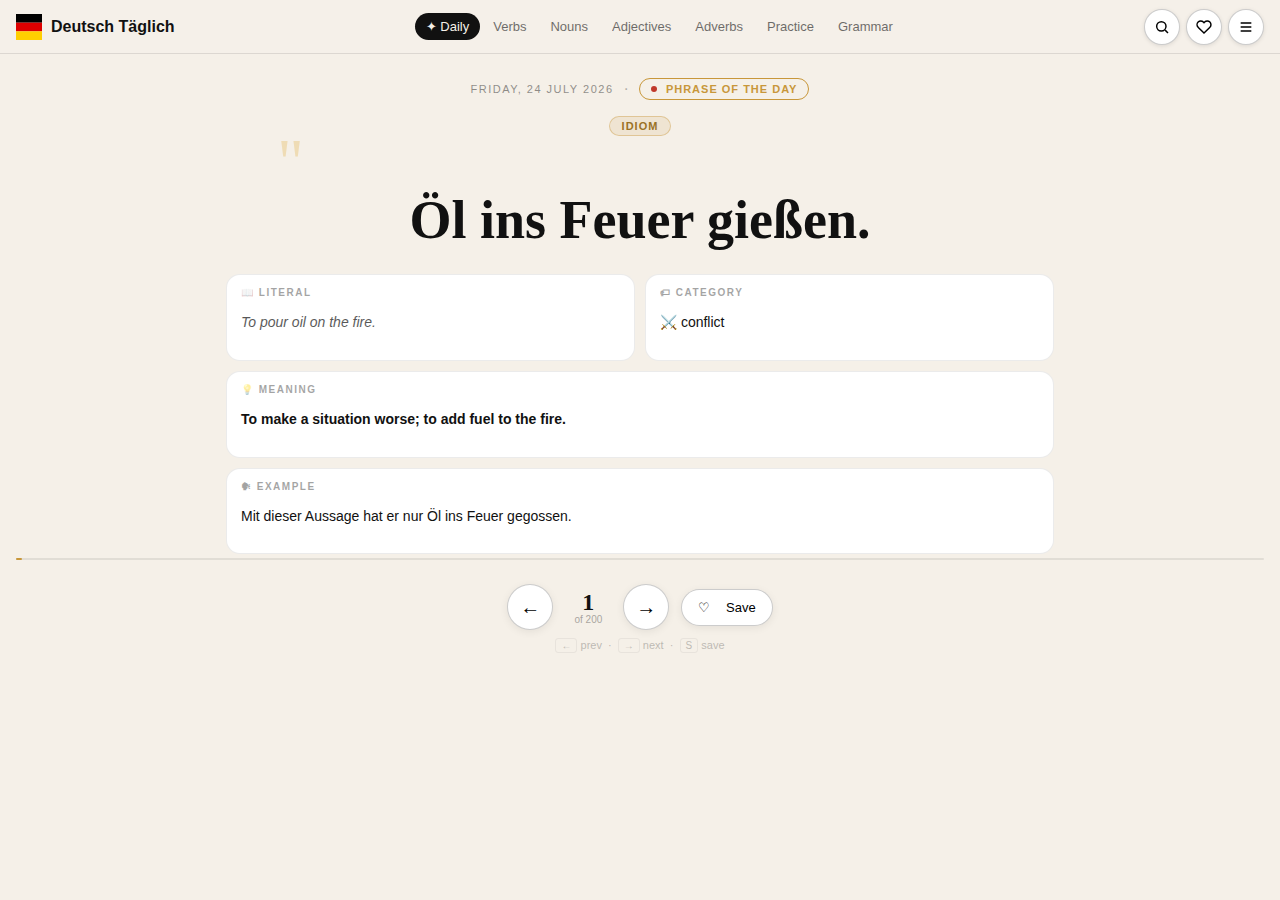
<file: index (9).html>
<!DOCTYPE html>
<html lang="en">
<head>
<meta charset="UTF-8">
<meta name="viewport" content="width=device-width, initial-scale=1.0">
<title>Deutsch Täglich</title>
<link rel="icon" href="data:image/svg+xml,<svg xmlns=%22http://www.w3.org/2000/svg%22 viewBox=%220 0 100 100%22><text y=%22.9em%22 font-size=%2290%22>🇩🇪</text></svg>">
<style>
/* Hard resets — override ANYTHING from style.css if loaded */
html { background:#f5f0e8 !important; }
body { 
  margin:0 !important; padding:0 !important;
  background:#f5f0e8 !important;
  font-family:-apple-system,BlinkMacSystemFont,'Segoe UI',sans-serif !important;
  color:#111 !important;
  display:block !important;
  min-height:100vh !important;
}

/* Topbar */
#topbar {
  position:sticky; top:0; z-index:9999;
  background:rgba(245,240,232,.97);
  border-bottom:1px solid rgba(0,0,0,.1);
  height:54px;
  display:flex !important;
  align-items:center;
  padding:0 16px; gap:8px;
  box-sizing:border-box;
}
#logo {
  display:flex; align-items:center; gap:9px;
  text-decoration:none; color:#111;
  font-size:16px; font-weight:700;
  flex-shrink:0; white-space:nowrap;
}
#logo:hover { opacity:.7; }
#topnav {
  flex:1; display:flex; align-items:center;
  justify-content:center; gap:2px; overflow:hidden;
}
#topnav a {
  white-space:nowrap; padding:6px 11px; border-radius:999px;
  font-size:13px; font-weight:500; color:#111;
  text-decoration:none; opacity:.6; transition:all .15s;
}
#topnav a:hover { opacity:1; background:rgba(0,0,0,.07); }
#topnav a.on { opacity:1; background:#111; color:#f5f0e8; }
#topacts {
  display:flex !important; align-items:center;
  gap:6px; flex-shrink:0;
}
.ibtn {
  width:36px !important; height:36px !important;
  border-radius:50%; border:1.5px solid rgba(0,0,0,.2);
  background:#fff !important; cursor:pointer;
  display:flex !important; align-items:center; justify-content:center;
  padding:0; box-shadow:0 1px 4px rgba(0,0,0,.1);
}
.ibtn:hover { background:#eee !important; }
@media(max-width:640px){
  #topnav { display:none !important; }
  #logo-txt { display:none !important; }
}

/* Drawer */
#drw-bk {
  position:fixed; inset:0; background:rgba(0,0,0,.4);
  z-index:10000; display:none;
}
#drw {
  position:fixed; top:0; right:0;
  width:280px; height:100%; background:#fff;
  z-index:10001; display:none; flex-direction:column;
  box-shadow:-4px 0 24px rgba(0,0,0,.18);
  overflow-y:auto;
}
#drw.open, #drw-bk.open { display:flex; }
#drw-bk.open { display:block; }
.drw-top {
  display:flex; align-items:center; justify-content:space-between;
  padding:18px 20px; border-bottom:1px solid #eee;
  font-weight:700; font-size:13px; letter-spacing:.06em; text-transform:uppercase;
}
.drw-nav { display:flex; flex-direction:column; padding:8px 0; }
.drw-nav a {
  padding:13px 20px; text-decoration:none; color:#111;
  font-size:15px; font-weight:500;
  border-left:3px solid transparent;
  transition:background .12s;
}
.drw-nav a:hover { background:#f5f5f5; }
.drw-nav a.on { border-left-color:#111; background:#f9f9f9; }
.xcls {
  background:none; border:none; cursor:pointer;
  font-size:20px; color:#888; padding:4px 6px; line-height:1;
}

/* Modals */
.modal {
  position:fixed; inset:0; z-index:20000; display:none;
}
.modal.open { display:block; }
.mbk {
  position:absolute; inset:0; background:rgba(0,0,0,.4);
}
.mpanel {
  position:absolute; top:8vh; left:50%; transform:translateX(-50%);
  width:min(92vw,660px); background:#fff; border-radius:12px;
  padding:20px; max-height:80vh;
  display:flex; flex-direction:column; overflow:hidden;
}
.mtop {
  display:flex; align-items:center; justify-content:space-between;
  padding-bottom:12px; border-bottom:1px solid #eee;
  font-weight:700; font-size:13px; letter-spacing:.06em; text-transform:uppercase;
}
.minput {
  display:block; width:100%; margin:12px 0;
  padding:10px 12px; border:1px solid #e0e0e0;
  border-radius:8px; font-size:15px; font-family:inherit;
  outline:none; box-sizing:border-box;
}
.minput:focus { border-color:#888; }
.mres {
  flex:1; overflow-y:auto; display:flex;
  flex-direction:column; gap:4px;
  padding-top:4px;
}
.mrow {
  display:flex; justify-content:space-between; align-items:center;
  padding:9px 8px; border-radius:8px; cursor:pointer;
}
.mrow:hover { background:#f5f5f5; }

/* Hero content */
#page {
  display:block !important;
  padding:24px 16px 0;
  max-width:860px; margin:0 auto;
  width:100%; box-sizing:border-box;
}
#meta {
  display:flex; align-items:center; gap:10px;
  flex-wrap:wrap; justify-content:center; margin-bottom:16px;
}
#ddate {
  font-size:11px; letter-spacing:1.5px;
  text-transform:uppercase; opacity:.45; font-weight:500;
}
.badge {
  display:inline-flex; align-items:center; gap:5px;
  padding:4px 11px; border-radius:999px;
  border:1.5px solid #c8973a;
  font-size:11px; font-weight:600; letter-spacing:1px;
  text-transform:uppercase; color:#c8973a;
}
.dot {
  width:6px; height:6px; border-radius:50%;
  background:#c0392b; animation:bl 2s infinite;
}
@keyframes bl {0%,100%{opacity:1}50%{opacity:.3}}
#type-pill {
  display:inline-block; padding:3px 12px; border-radius:999px;
  background:rgba(200,151,58,.12); border:1px solid rgba(200,151,58,.4);
  font-size:11px; font-weight:600; letter-spacing:1px;
  text-transform:uppercase; color:#9a7225; margin-bottom:10px;
}
#qm {
  font-family:Georgia,serif; font-size:65px; line-height:.5;
  color:#e8c06a; opacity:.4; display:block;
  margin-left:max(12px,4vw); user-select:none;
}
#gtxt {
  font-family:Georgia,'Times New Roman',serif;
  font-size:clamp(22px,4.5vw,54px);
  font-weight:bold; line-height:1.18; text-align:center;
  color:#111 !important; margin:10px 0 0;
  transition:opacity .22s,transform .22s;
  display:block !important;
}
#gtxt.out { opacity:0; transform:translateY(8px); }
#cards {
  display:grid; grid-template-columns:1fr 1fr; gap:10px;
  margin:22px 0 0;
}
@media(max-width:480px){ #cards { grid-template-columns:1fr; } }
.card {
  background:#fff; border:1px solid rgba(0,0,0,.08);
  border-radius:14px; padding:12px 14px;
  display:block !important;
}
.full { grid-column:1/-1; }
.lbl {
  display:block; font-size:10px; font-weight:600;
  letter-spacing:1.5px; text-transform:uppercase;
  opacity:.38; margin-bottom:4px;
}
.val { font-size:14px; line-height:1.55; color:#111; display:block !important; }
.val.it { font-style:italic; opacity:.7; }
.val.bd { font-weight:600; }

/* Controls */
#ctrls {
  display:flex; align-items:center; justify-content:center;
  gap:12px; margin:24px 0 8px; flex-wrap:wrap; padding:0 16px;
}
.ctrl {
  width:46px; height:46px; border-radius:50%;
  border:1.5px solid rgba(0,0,0,.2);
  background:#fff; cursor:pointer; font-size:20px;
  display:flex; align-items:center; justify-content:center;
  transition:all .15s; box-shadow:0 2px 8px rgba(0,0,0,.07);
}
.ctrl:hover { background:#111; color:#f5f0e8; border-color:#111; }
.ctrl:active { transform:scale(.94); }
#cnt {
  display:flex; flex-direction:column;
  align-items:center; min-width:46px;
}
#cnt-n {
  font-family:Georgia,serif; font-size:24px;
  font-weight:bold; line-height:1;
}
#cnt-t { font-size:10px; opacity:.35; }
#sbtn {
  display:flex; align-items:center; gap:6px;
  padding:10px 16px; border-radius:999px;
  border:1.5px solid rgba(0,0,0,.2);
  background:#fff; cursor:pointer;
  font-size:13px; font-weight:500; font-family:inherit;
  box-shadow:0 2px 8px rgba(0,0,0,.07); transition:all .15s;
}
#sbtn:hover, #sbtn.saved {
  background:#c8973a; color:#fff; border-color:#c8973a;
}
#prog { margin:4px 16px 0; }
#prog-t { height:2px; background:rgba(0,0,0,.08); border-radius:2px; }
#prog-f { height:100%; background:#c8973a; border-radius:2px; transition:width .35s; width:.5%; }
#hint {
  text-align:center; margin:6px 0 20px;
  font-size:11px; opacity:.25;
}
kbd {
  display:inline-block; padding:1px 5px;
  border:1px solid rgba(0,0,0,.2); border-radius:3px;
  font:inherit; font-size:10px;
}
@media(max-width:480px){ #hint { display:none; } }

/* Error box */
#errbox {
  display:none; background:#fee; border:1px solid #f88;
  border-radius:8px; padding:12px 16px; margin:16px;
  font-size:13px; color:#c00;
}
</style>
</head>
<body>

<div id="topbar">
  <a href="index.html" id="logo">
    <svg width="26" height="26" viewBox="0 0 26 26" fill="none">
      <rect width="26" height="8.67" fill="#000"/>
      <rect y="8.67" width="26" height="8.67" fill="#DD0000"/>
      <rect y="17.33" width="26" height="8.67" fill="#FFCE00"/>
    </svg>
    <span id="logo-txt">Deutsch Täglich</span>
  </a>
  <div id="topnav">
    <a href="index.html" class="on">✦ Daily</a>
    <a href="verbs.html">Verbs</a>
    <a href="nouns.html">Nouns</a>
    <a href="adjectives.html">Adjectives</a>
    <a href="adverbs.html">Adverbs</a>
    <a href="practice.html">Practice</a>
    <a href="grammar.html">Grammar</a>
  </div>
  <div id="topacts">
    <button class="ibtn" id="btnSearch" aria-label="Search">
      <svg viewBox="0 0 24 24" width="16" height="16" fill="none" stroke="currentColor" stroke-width="2.2"><circle cx="11" cy="11" r="7"/><path d="M21 21l-4.3-4.3"/></svg>
    </button>
    <button class="ibtn" id="btnSaved" aria-label="Saved">
      <svg viewBox="0 0 24 24" width="16" height="16" fill="none" stroke="currentColor" stroke-width="2.2"><path d="M20.8 4.6a5.5 5.5 0 0 0-7.8 0L12 5.6l-1-1a5.5 5.5 0 0 0-7.8 7.8l1 1L12 21l7.8-7.6 1-1a5.5 5.5 0 0 0 0-7.8z"/></svg>
    </button>
    <button class="ibtn" id="btnMenu" aria-label="Menu">
      <svg viewBox="0 0 24 24" width="16" height="16" fill="none" stroke="currentColor" stroke-width="2.2"><path d="M4 6h16M4 12h16M4 18h16"/></svg>
    </button>
  </div>
</div>

<!-- Drawer -->
<div id="drw-bk" onclick="closeDrw()"></div>
<div id="drw">
  <div class="drw-top">Menu <button class="xcls" onclick="closeDrw()">✕</button></div>
  <div class="drw-nav">
    <a href="index.html" class="on">✦ Daily Idioms</a>
    <a href="verbs.html">🔤 Verbs</a>
    <a href="nouns.html">📦 Nouns</a>
    <a href="adjectives.html">🎨 Adjectives</a>
    <a href="adverbs.html">💨 Adverbs</a>
    <a href="practice.html">✅ Practice</a>
    <a href="grammar.html">📖 Grammar</a>
  </div>
</div>

<!-- Search modal -->
<div class="modal" id="mSearch">
  <div class="mbk" onclick="closeM('mSearch')"></div>
  <div class="mpanel">
    <div class="mtop">Search <button class="xcls" onclick="closeM('mSearch')">✕</button></div>
    <input class="minput" id="sq" placeholder="Type to search idioms…" oninput="doSearch()">
    <div class="mres" id="sres"></div>
  </div>
</div>

<!-- Saved modal -->
<div class="modal" id="mSaved">
  <div class="mbk" onclick="closeM('mSaved')"></div>
  <div class="mpanel">
    <div class="mtop">Saved Phrases <button class="xcls" onclick="closeM('mSaved')">✕</button></div>
    <div class="mres" id="svres"></div>
  </div>
</div>

<!-- Main content — visible even before JS runs -->
<div id="page">
  <div id="meta">
    <span id="ddate">—</span>
    <span style="opacity:.3">·</span>
    <span class="badge"><span class="dot"></span>&nbsp;Phrase of the Day</span>
  </div>
  <div style="text-align:center">
    <span id="type-pill">Idiom</span>
  </div>
  <div id="qm">"</div>
  <h1 id="gtxt">Das ist nicht mein Bier.</h1>
  <div id="errbox"></div>
  <div id="cards">
    <div class="card"><span class="lbl">📖 Literal</span><p class="val it" id="vLit">That is not my beer.</p></div>
    <div class="card"><span class="lbl">🏷 Category</span><p class="val" id="vCat">everyday</p></div>
    <div class="card full"><span class="lbl">💡 Meaning</span><p class="val bd" id="vMean">That's not my problem / not my business.</p></div>
    <div class="card full"><span class="lbl">🗣 Example</span><p class="val" id="vEx">Kümmere dich nicht darum – das ist nicht mein Bier.</p></div>
  </div>
</div>

<div id="prog"><div id="prog-t"><div id="prog-f"></div></div></div>
<div id="ctrls">
  <button class="ctrl" id="btnP">←</button>
  <div id="cnt"><span id="cnt-n">1</span><span id="cnt-t">of 200</span></div>
  <button class="ctrl" id="btnN">→</button>
  <button id="sbtn"><span id="sHrt">♡</span>&nbsp;<span id="sLbl">Save</span></button>
</div>
<div id="hint"><kbd>←</kbd> prev &nbsp;·&nbsp; <kbd>→</kbd> next &nbsp;·&nbsp; <kbd>S</kbd> save</div>

<noscript><p style="text-align:center;padding:20px;color:#888">Enable JavaScript to browse all 200 phrases.</p></noscript>

<script>
// Error handler — shows any JS crash visibly
onerror = function(msg, src, line, col, err) {
  var box = document.getElementById('errbox');
  if (box) { box.style.display = 'block'; box.textContent = 'JS Error: ' + msg + ' (line ' + line + ')'; }
  return false;
};

// Drawer
function openDrw()  { document.getElementById('drw').classList.add('open');    document.getElementById('drw-bk').classList.add('open'); }
function closeDrw() { document.getElementById('drw').classList.remove('open'); document.getElementById('drw-bk').classList.remove('open'); }
document.getElementById('btnMenu').addEventListener('click', openDrw);

// Modals
function openM(id)  { document.getElementById(id).classList.add('open'); }
function closeM(id) { document.getElementById(id).classList.remove('open'); }
document.getElementById('btnSearch').addEventListener('click', function() { openM('mSearch'); setTimeout(function(){ document.getElementById('sq').focus(); }, 80); });
document.getElementById('btnSaved').addEventListener('click', function()  { openM('mSaved');  renderSaved(); });

// ── Saved (localStorage with fallback) ──────────────────────────
var saved = [], savedMeta = {};
try {
  saved     = JSON.parse(localStorage.getItem('dtSaved') || '[]');
  savedMeta = JSON.parse(localStorage.getItem('dtMeta')  || '{}');
} catch(e) {}
function storeSaved() {
  try { localStorage.setItem('dtSaved', JSON.stringify(saved)); localStorage.setItem('dtMeta', JSON.stringify(savedMeta)); } catch(e){}
}
function isSaved(id) { return saved.indexOf(id) >= 0; }
function addSaved(id, meta) { if (!isSaved(id)) saved.push(id); savedMeta[id] = meta; storeSaved(); }
function remSaved(id) { saved = saved.filter(function(x){ return x !== id; }); delete savedMeta[id]; storeSaved(); }

// ── Data ─────────────────────────────────────────────────────────
var DB = [
  { id: 1, german: "Das ist nicht mein Bier.", literal: "That is not my beer.", meaning: "That's not my problem / not my business.", example: "Kümmere dich nicht darum – das ist nicht mein Bier.", category: "everyday", type: "idiom", tags: ["beer", "responsibility"] },
  { id: 2, german: "Den Teufel an die Wand malen.", literal: "To paint the devil on the wall.", meaning: "To tempt fate by expecting the worst; to be overly pessimistic.", example: "Mal nicht den Teufel an die Wand – es wird schon gut gehen.", category: "attitude", type: "idiom", tags: ["superstition", "pessimism"] },
  { id: 3, german: "Da liegt der Hund begraben.", literal: "That's where the dog is buried.", meaning: "That's the crux of the matter; that's the real problem.", example: "Jetzt weiß ich, wo der Hund begraben liegt.", category: "problem", type: "idiom", tags: ["dog", "problem"] },
  { id: 4, german: "Einen Bock schießen.", literal: "To shoot a billy goat.", meaning: "To make a blunder; to put one's foot in it.", example: "Mit dieser Aussage habe ich einen Bock geschossen.", category: "mistakes", type: "idiom", tags: ["mistake", "goat"] },
  { id: 5, german: "Das ist ein Katzensprung.", literal: "That's a cat's jump.", meaning: "It's just a stone's throw away; very short distance.", example: "Zum Bahnhof ist es nur ein Katzensprung.", category: "distance", type: "idiom", tags: ["cat", "distance"] },
  { id: 6, german: "Schwein haben.", literal: "To have pig.", meaning: "To be lucky; to have a stroke of luck.", example: "Er hat wirklich Schwein gehabt, dass er den Bus noch erwischt hat.", category: "luck", type: "idiom", tags: ["pig", "luck"] },
  { id: 7, german: "Die Katze aus dem Sack lassen.", literal: "To let the cat out of the bag.", meaning: "To reveal a secret.", example: "Endlich hat sie die Katze aus dem Sack gelassen.", category: "secrets", type: "idiom", tags: ["cat", "secret"] },
  { id: 8, german: "Mit den Wölfen heulen.", literal: "To howl with the wolves.", meaning: "To go along with the crowd; to follow the majority.", example: "Er heulte mit den Wölfen, obwohl er eigentlich anderer Meinung war.", category: "society", type: "idiom", tags: ["wolf", "conformity"] },
  { id: 9, german: "Den Stier bei den Hörnern packen.", literal: "To grab the bull by the horns.", meaning: "To tackle a problem head-on; to face a challenge directly.", example: "Es wird Zeit, den Stier bei den Hörnern zu packen.", category: "action", type: "idiom", tags: ["bull", "courage"] },
  { id: 10, german: "Eulen nach Athen tragen.", literal: "To carry owls to Athens.", meaning: "To carry coals to Newcastle; to do something completely unnecessary.", example: "Ihm Ratschläge geben? Das heißt Eulen nach Athen tragen.", category: "futility", type: "idiom", tags: ["owl", "futility"] },
  { id: 11, german: "Ein Haar in der Suppe finden.", literal: "To find a hair in the soup.", meaning: "To find fault with everything; to nitpick.", example: "Er findet immer ein Haar in der Suppe.", category: "attitude", type: "idiom", tags: ["food", "criticism"] },
  { id: 12, german: "Die Kuh vom Eis bringen.", literal: "To get the cow off the ice.", meaning: "To resolve a difficult or awkward situation.", example: "Wir müssen irgendwie die Kuh vom Eis bringen.", category: "problem", type: "idiom", tags: ["cow", "solution"] },
  { id: 13, german: "Einem geschenkten Gaul schaut man nicht ins Maul.", literal: "Don't look a gift horse in the mouth.", meaning: "Be grateful for gifts and don't find fault with them.", example: "Sei dankbar! Einem geschenkten Gaul schaut man nicht ins Maul.", category: "gratitude", type: "proverb", tags: ["horse", "gratitude"] },
  { id: 14, german: "Mit jemandem ein Hühnchen rupfen.", literal: "To pluck a chicken with someone.", meaning: "To have a bone to pick with someone; to settle a score.", example: "Mit dir muss ich noch ein Hühnchen rupfen!", category: "conflict", type: "idiom", tags: ["chicken", "conflict"] },
  { id: 15, german: "Wenn die Katze aus dem Haus ist, tanzen die Mäuse.", literal: "When the cat is out of the house, the mice dance.", meaning: "When the boss/authority figure is away, others do as they please.", example: "Der Chef ist im Urlaub – wenn die Katze aus dem Haus ist, tanzen die Mäuse.", category: "behavior", type: "proverb", tags: ["cat", "mouse", "freedom"] },
  { id: 16, german: "Perlen vor die Säue werfen.", literal: "To throw pearls before swine.", meaning: "To give something valuable to someone who doesn't appreciate it.", example: "Gute Ratschläge gib ihm nicht – das ist Perlen vor die Säue werfen.", category: "futility", type: "idiom", tags: ["pig", "value"] },
  { id: 17, german: "Nicht alle Tassen im Schrank haben.", literal: "Not to have all cups in the cupboard.", meaning: "To be a bit crazy; not all there.", example: "Der hat doch nicht alle Tassen im Schrank!", category: "personality", type: "idiom", tags: ["crazy", "cups"] },
  { id: 18, german: "Auf den Hund gekommen sein.", literal: "To have come to the dog.", meaning: "To have fallen on hard times; to be in a sorry state.", example: "Das Restaurant ist wirklich auf den Hund gekommen.", category: "decline", type: "idiom", tags: ["dog", "decline"] },

  { id: 19, german: "Morgenstund hat Gold im Mund.", literal: "The morning hour has gold in its mouth.", meaning: "The early bird catches the worm; early risers are rewarded.", example: "Steh früh auf – Morgenstund hat Gold im Mund.", category: "time", type: "proverb", tags: ["morning", "success"] },
  { id: 20, german: "Nach Regen kommt Sonnenschein.", literal: "After rain comes sunshine.", meaning: "After hard times, better days will come.", example: "Gib nicht auf – nach Regen kommt Sonnenschein.", category: "hope", type: "proverb", tags: ["weather", "hope"] },
  { id: 21, german: "Andere Länder, andere Sitten.", literal: "Other countries, other customs.", meaning: "Different places have different rules and traditions; when in Rome.", example: "Wundere dich nicht – andere Länder, andere Sitten.", category: "culture", type: "proverb", tags: ["culture", "travel"] },
  { id: 22, german: "Wie man in den Wald hineinruft, so schallt es heraus.", literal: "As you call into the forest, so it echoes back.", meaning: "You get what you give; treat others as you wish to be treated.", example: "Sei freundlich zu anderen – wie man in den Wald ruft, so schallt es heraus.", category: "relationships", type: "proverb", tags: ["forest", "karma"] },

  { id: 23, german: "Jemandem auf den Zahn fühlen.", literal: "To feel someone's tooth.", meaning: "To probe someone; to test someone's knowledge or intentions.", example: "In dem Interview wird man dir auf den Zahn fühlen.", category: "communication", type: "idiom", tags: ["tooth", "test"] },
  { id: 24, german: "Auf großem Fuß leben.", literal: "To live on a big foot.", meaning: "To live extravagantly; to live beyond one's means.", example: "Er lebt auf großem Fuß, obwohl er kein Geld hat.", category: "money", type: "idiom", tags: ["foot", "money", "lifestyle"] },
  { id: 25, german: "Einen langen Arm haben.", literal: "To have a long arm.", meaning: "To have influence and power; to have connections.", example: "Der Bürgermeister hat einen langen Arm.", category: "power", type: "idiom", tags: ["arm", "power"] },
  { id: 26, german: "Sich etwas hinter die Ohren schreiben.", literal: "To write something behind one's ears.", meaning: "To take note of something important; to remember something well.", example: "Schreib dir das hinter die Ohren: Pünktlichkeit zählt!", category: "memory", type: "idiom", tags: ["ear", "memory"] },
  { id: 27, german: "Kalte Füße bekommen.", literal: "To get cold feet.", meaning: "To lose one's nerve; to back out of something.", example: "Er hat kurz vor der Hochzeit kalte Füße bekommen.", category: "fear", type: "idiom", tags: ["feet", "fear", "courage"] },
  { id: 28, german: "Den Kopf in den Sand stecken.", literal: "To put one's head in the sand.", meaning: "To ignore reality; to bury one's head in the sand.", example: "Du kannst den Kopf nicht in den Sand stecken – das Problem geht nicht weg.", category: "attitude", type: "idiom", tags: ["head", "avoidance"] },
  { id: 29, german: "Auf der Hand liegen.", literal: "To lie on the hand.", meaning: "To be obvious; to be self-evident.", example: "Es liegt auf der Hand, dass wir mehr üben müssen.", category: "clarity", type: "idiom", tags: ["hand", "obvious"] },
  { id: 30, german: "Sich in die eigene Tasche lügen.", literal: "To lie into one's own pocket.", meaning: "To fool oneself; to engage in self-deception.", example: "Du lügst dir selbst in die Tasche, wenn du das glaubst.", category: "honesty", type: "idiom", tags: ["pocket", "self-deception"] },
  { id: 31, german: "Das Herz auf der Zunge tragen.", literal: "To carry one's heart on one's tongue.", meaning: "To speak one's mind openly; to be very outspoken.", example: "Sie trägt das Herz auf der Zunge – immer ehrlich.", category: "communication", type: "idiom", tags: ["heart", "honesty"] },
  { id: 32, german: "Jemanden auf Herz und Nieren prüfen.", literal: "To test someone on heart and kidneys.", meaning: "To test someone thoroughly; to put someone through their paces.", example: "Im Vorstellungsgespräch wurde er auf Herz und Nieren geprüft.", category: "testing", type: "idiom", tags: ["heart", "thorough"] },
  { id: 33, german: "Hals- und Beinbruch!", literal: "Neck and leg break!", meaning: "Good luck! (said ironically — like 'break a leg')", example: "Hals- und Beinbruch bei deiner Prüfung!", category: "wishes", type: "saying", tags: ["luck", "theater"] },
  { id: 34, german: "Sich etwas von der Seele reden.", literal: "To talk something off one's soul.", meaning: "To get something off one's chest; to unburden oneself.", example: "Ich muss mir das einfach von der Seele reden.", category: "emotion", type: "idiom", tags: ["soul", "emotion"] },
  { id: 35, german: "Ins Fettnäpfchen treten.", literal: "To step into the little grease pot.", meaning: "To put one's foot in one's mouth; to make a social blunder.", example: "Mit dieser Bemerkung ist er ins Fettnäpfchen getreten.", category: "mistakes", type: "idiom", tags: ["blunder", "social"] },
  { id: 36, german: "Jemandem den Daumen drücken.", literal: "To press the thumb for someone.", meaning: "To keep one's fingers crossed for someone; to wish someone luck.", example: "Ich drücke dir die Daumen bei der Prüfung!", category: "wishes", type: "idiom", tags: ["thumb", "luck"] },

  { id: 37, german: "Das ist nicht jedermanns Geschmack.", literal: "That is not everyone's taste.", meaning: "That's not for everyone; it's an acquired taste.", example: "Heavy Metal ist nicht jedermanns Geschmack.", category: "preference", type: "saying", tags: ["taste", "preference"] },
  { id: 38, german: "Das geht mir auf den Keks.", literal: "That goes on my cookie.", meaning: "That gets on my nerves; that annoys me.", example: "Dieses Lied geht mir total auf den Keks.", category: "annoyance", type: "idiom", tags: ["cookie", "annoyance"] },
  { id: 39, german: "Alles hat ein Ende, nur die Wurst hat zwei.", literal: "Everything has an end, only the sausage has two.", meaning: "Everything comes to an end eventually.", example: "Alles hat ein Ende, nur die Wurst hat zwei – irgendwann ist Schluss.", category: "time", type: "saying", tags: ["sausage", "end"] },
  { id: 40, german: "Das ist mir Wurst.", literal: "That is sausage to me.", meaning: "I couldn't care less; that's all the same to me.", example: "Ob wir Pasta oder Pizza essen – das ist mir Wurst.", category: "indifference", type: "idiom", tags: ["sausage", "indifference"] },
  { id: 41, german: "Wer zuerst kommt, mahlt zuerst.", literal: "Whoever comes first, grinds first.", meaning: "First come, first served.", example: "Stell dich früh an – wer zuerst kommt, mahlt zuerst.", category: "fairness", type: "proverb", tags: ["fairness", "order"] },
  { id: 42, german: "Seinen Senf dazugeben.", literal: "To add one's mustard.", meaning: "To put in one's two cents; to offer an unsolicited opinion.", example: "Er muss immer seinen Senf dazugeben.", category: "communication", type: "idiom", tags: ["mustard", "opinion"] },
  { id: 43, german: "In den sauren Apfel beißen.", literal: "To bite into the sour apple.", meaning: "To bite the bullet; to do something unpleasant that has to be done.", example: "Du musst einfach in den sauren Apfel beißen und entschuldigen.", category: "courage", type: "idiom", tags: ["apple", "duty"] },
  { id: 44, german: "Das Ei des Kolumbus.", literal: "Columbus's egg.", meaning: "A brilliantly simple solution to a difficult problem.", example: "Diese Erfindung ist das Ei des Kolumbus.", category: "solutions", type: "saying", tags: ["egg", "solution"] },
  { id: 45, german: "Kleine Brötchen backen.", literal: "To bake small bread rolls.", meaning: "To be modest; to lower one's ambitions; to be realistic.", example: "Nach der Pleite muss er kleine Brötchen backen.", category: "humility", type: "idiom", tags: ["bread", "humility"] },

  { id: 46, german: "Das kostet ein Heidengeld.", literal: "That costs a pagan's money.", meaning: "That costs a fortune; that's extremely expensive.", example: "Die Reparatur hat ein Heidengeld gekostet.", category: "money", type: "idiom", tags: ["money", "expensive"] },
  { id: 47, german: "Auf Pump kaufen.", literal: "To buy on pump.", meaning: "To buy on credit; to live on borrowed money.", example: "Er kauft alles auf Pump – das wird ihn ruinieren.", category: "money", type: "idiom", tags: ["money", "credit"] },
  { id: 48, german: "Geld stinkt nicht.", literal: "Money doesn't stink.", meaning: "Money is money, no matter where it comes from.", example: "Auch dieser Job ist gut – Geld stinkt nicht.", category: "money", type: "proverb", tags: ["money", "pragmatism"] },
  { id: 49, german: "Zeit ist Geld.", literal: "Time is money.", meaning: "Don't waste time; every moment has value.", example: "Mach schneller – Zeit ist Geld!", category: "time", type: "proverb", tags: ["time", "money", "work"] },
  { id: 50, german: "Den Kürzeren ziehen.", literal: "To pull the shorter one.", meaning: "To get the worst of a deal; to come off worst.", example: "Bei dem Vergleich hat er den Kürzeren gezogen.", category: "fairness", type: "idiom", tags: ["disadvantage", "deal"] },
  { id: 51, german: "Auf eigenen Beinen stehen.", literal: "To stand on one's own legs.", meaning: "To be independent; to support oneself.", example: "Mit 25 stand er endlich auf eigenen Beinen.", category: "independence", type: "idiom", tags: ["independence", "legs"] },
  { id: 52, german: "Sich keine Arbeit aus den Rippen schneiden.", literal: "Not to cut work from one's ribs.", meaning: "To be lazy; to avoid doing one's share of work.", example: "Er schneidet sich keine Arbeit aus den Rippen.", category: "laziness", type: "idiom", tags: ["work", "laziness"] },

  { id: 53, german: "Der Apfel fällt nicht weit vom Stamm.", literal: "The apple doesn't fall far from the trunk.", meaning: "Children take after their parents; like father, like son.", example: "Er ist genauso dickköpfig wie sein Vater – der Apfel fällt nicht weit vom Stamm.", category: "family", type: "proverb", tags: ["apple", "family", "character"] },
  { id: 54, german: "Übung macht den Meister.", literal: "Practice makes the master.", meaning: "Practice makes perfect.", example: "Ich lerne jeden Tag Deutsch – Übung macht den Meister.", category: "learning", type: "proverb", tags: ["practice", "skill"] },
  { id: 55, german: "Lügen haben kurze Beine.", literal: "Lies have short legs.", meaning: "Lies don't get you far; the truth will come out.", example: "Gib es zu – Lügen haben kurze Beine.", category: "honesty", type: "proverb", tags: ["lies", "truth"] },
  { id: 56, german: "Was du heute kannst besorgen, das verschiebe nicht auf morgen.", literal: "What you can get done today, don't postpone to tomorrow.", meaning: "Don't procrastinate; do it now.", example: "Fang jetzt an – was du heute kannst besorgen, verschiebe nicht auf morgen.", category: "action", type: "proverb", tags: ["procrastination", "time"] },
  { id: 57, german: "Wer anderen eine Grube gräbt, fällt selbst hinein.", literal: "Whoever digs a pit for others falls into it himself.", meaning: "If you try to harm others, you'll end up hurting yourself.", example: "Wer anderen eine Grube gräbt, fällt selbst hinein.", category: "karma", type: "proverb", tags: ["karma", "revenge"] },
  { id: 58, german: "Irren ist menschlich.", literal: "To err is human.", meaning: "Everyone makes mistakes; it's part of being human.", example: "Mach dir keine Sorgen – irren ist menschlich.", category: "mistakes", type: "proverb", tags: ["mistakes", "humanity"] },
  { id: 59, german: "Was man nicht im Kopf hat, muss man in den Beinen haben.", literal: "What one doesn't have in the head, one must have in the legs.", meaning: "If you forget things, you end up doing extra work.", example: "Ich habe die Schlüssel wieder vergessen – was man nicht im Kopf hat, muss man in den Beinen haben.", category: "wisdom", type: "proverb", tags: ["memory", "effort"] },
  { id: 60, german: "Ende gut, alles gut.", literal: "End good, all good.", meaning: "All's well that ends well.", example: "Es war stressig, aber wir haben es geschafft – Ende gut, alles gut.", category: "hope", type: "proverb", tags: ["ending", "success"] },
  { id: 61, german: "Stille Wasser sind tief.", literal: "Still waters run deep.", meaning: "Quiet people often have a lot going on inside; don't judge by appearances.", example: "Sie sagt wenig, aber sie beobachtet alles – stille Wasser sind tief.", category: "personality", type: "proverb", tags: ["quiet", "depth"] },
  { id: 62, german: "Wer suchet, der findet.", literal: "Whoever seeks, finds.", meaning: "If you look hard enough, you'll find what you're looking for.", example: "Such weiter – wer suchet, der findet.", category: "persistence", type: "proverb", tags: ["search", "persistence"] },
  { id: 63, german: "Gelegenheit macht Diebe.", literal: "Opportunity makes thieves.", meaning: "People are tempted to do wrong when the opportunity arises.", example: "Lass das Geld nicht offen liegen – Gelegenheit macht Diebe.", category: "temptation", type: "proverb", tags: ["opportunity", "temptation"] },
  { id: 64, german: "Viele Köche verderben den Brei.", literal: "Many cooks spoil the porridge.", meaning: "Too many people involved in a task leads to poor results.", example: "Lass uns eine Person entscheiden – viele Köche verderben den Brei.", category: "teamwork", type: "proverb", tags: ["cooking", "teamwork"] },
  { id: 65, german: "Der frühe Vogel fängt den Wurm.", literal: "The early bird catches the worm.", meaning: "Getting up and starting early leads to success.", example: "Wach früh auf – der frühe Vogel fängt den Wurm.", category: "time", type: "proverb", tags: ["bird", "morning", "success"] },
  { id: 66, german: "Reden ist Silber, Schweigen ist Gold.", literal: "Speaking is silver, silence is golden.", meaning: "Sometimes it's better to say nothing.", example: "Sag lieber nichts – Reden ist Silber, Schweigen ist Gold.", category: "communication", type: "proverb", tags: ["silence", "wisdom"] },

  { id: 67, german: "Gleich und gleich gesellt sich gern.", literal: "Like and like likes to join.", meaning: "Birds of a feather flock together.", example: "Natürlich sind sie befreundet – gleich und gleich gesellt sich gern.", category: "relationships", type: "proverb", tags: ["similarity", "friendship"] },
  { id: 68, german: "Aus den Augen, aus dem Sinn.", literal: "Out of the eyes, out of the mind.", meaning: "Out of sight, out of mind.", example: "Er denkt nicht mehr an sie – aus den Augen, aus dem Sinn.", category: "relationships", type: "proverb", tags: ["distance", "memory"] },
  { id: 69, german: "In der Not frisst der Teufel Fliegen.", literal: "In need, the devil eats flies.", meaning: "Beggars can't be choosers; in desperate times, you take what you can get.", example: "Nimm die Arbeit – in der Not frisst der Teufel Fliegen.", category: "survival", type: "proverb", tags: ["need", "desperation"] },
  { id: 70, german: "Geteiltes Leid ist halbes Leid.", literal: "Shared sorrow is half a sorrow.", meaning: "A problem shared is a problem halved; sharing troubles makes them easier to bear.", example: "Erzähl mir davon – geteiltes Leid ist halbes Leid.", category: "empathy", type: "proverb", tags: ["sharing", "sorrow"] },
  { id: 71, german: "Geteilte Freude ist doppelte Freude.", literal: "Shared joy is double joy.", meaning: "Happiness is greater when shared with others.", example: "Feier mit uns – geteilte Freude ist doppelte Freude.", category: "happiness", type: "proverb", tags: ["sharing", "joy"] },
  { id: 72, german: "Wer schweigt, stimmt zu.", literal: "Whoever is silent, agrees.", meaning: "Silence implies consent.", example: "Wenn du nichts sagst, nehme ich an, du bist einverstanden – wer schweigt, stimmt zu.", category: "communication", type: "proverb", tags: ["silence", "consent"] },
  { id: 73, german: "Mit jemandem durch dick und dünn gehen.", literal: "To go through thick and thin with someone.", meaning: "To stand by someone through all difficulties.", example: "Ich gehe mit dir durch dick und dünn.", category: "loyalty", type: "idiom", tags: ["loyalty", "friendship"] },

  { id: 74, german: "Da Schmetterlinge im Bauch haben.", literal: "To have butterflies in the stomach.", meaning: "To feel nervous excitement, especially about a romantic interest.", example: "Wenn sie ihn sieht, hat sie Schmetterlinge im Bauch.", category: "emotion", type: "idiom", tags: ["butterflies", "love", "nervousness"] },
  { id: 75, german: "Ins Schwarze treffen.", literal: "To hit the black.", meaning: "To hit the nail on the head; to be exactly right.", example: "Mit dieser Analyse hast du ins Schwarze getroffen.", category: "accuracy", type: "idiom", tags: ["accuracy", "target"] },
  { id: 76, german: "Auf dem Holzweg sein.", literal: "To be on the timber track.", meaning: "To be completely wrong; to be on the wrong track.", example: "Du bist völlig auf dem Holzweg – so funktioniert das nicht.", category: "mistakes", type: "idiom", tags: ["mistake", "direction"] },
  { id: 77, german: "Öl ins Feuer gießen.", literal: "To pour oil on the fire.", meaning: "To make a situation worse; to add fuel to the fire.", example: "Mit dieser Aussage hat er nur Öl ins Feuer gegossen.", category: "conflict", type: "idiom", tags: ["fire", "conflict"] },
  { id: 78, german: "Auf der falschen Hochzeit tanzen.", literal: "To dance at the wrong wedding.", meaning: "To be in the wrong place or doing the wrong thing.", example: "Du willst Karriere machen, aber dazu hast du die falsche Einstellung – du tanzt auf der falschen Hochzeit.", category: "direction", type: "idiom", tags: ["wedding", "mistake"] },
  { id: 79, german: "Einen Strohhalm ergreifen.", literal: "To grab a straw.", meaning: "To clutch at straws; to grasp at any hope.", example: "Er ergreift jeden Strohhalm, der ihm angeboten wird.", category: "desperation", type: "idiom", tags: ["hope", "straw"] },
  { id: 80, german: "Aus einer Mücke einen Elefanten machen.", literal: "To make an elephant out of a mosquito.", meaning: "To make a mountain out of a molehill; to exaggerate.", example: "Du machst mal wieder aus einer Mücke einen Elefanten.", category: "attitude", type: "idiom", tags: ["exaggeration", "mosquito", "elephant"] },
  { id: 81, german: "Zwischen den Stühlen sitzen.", literal: "To sit between the chairs.", meaning: "To fall between two stools; to be caught between two options, satisfying neither.", example: "Mit seiner Meinung sitzt er zwischen den Stühlen.", category: "indecision", type: "idiom", tags: ["indecision", "compromise"] },
  { id: 82, german: "Das Kind mit dem Bade ausschütten.", literal: "To throw the baby out with the bathwater.", meaning: "To discard something valuable while trying to get rid of something bad.", example: "Reform ja, aber schütte nicht das Kind mit dem Bade aus.", category: "caution", type: "idiom", tags: ["baby", "mistake"] },
  { id: 83, german: "In der Klemme sitzen.", literal: "To sit in the clamp.", meaning: "To be in a tight spot; to be in a difficult situation.", example: "Ohne Geld und ohne Job sitze ich wirklich in der Klemme.", category: "problem", type: "idiom", tags: ["trouble", "stuck"] },
  { id: 84, german: "Das Handtuch werfen.", literal: "To throw the towel.", meaning: "To throw in the towel; to give up.", example: "Nach drei Stunden hat er das Handtuch geworfen.", category: "failure", type: "idiom", tags: ["giving up", "towel"] },
  { id: 85, german: "Auf Nummer sicher gehen.", literal: "To go on safe number.", meaning: "To play it safe; to take no chances.", example: "Ich gehe auf Nummer sicher und nehme einen Regenschirm mit.", category: "caution", type: "idiom", tags: ["safety", "caution"] },
  { id: 86, german: "Den Nagel auf den Kopf treffen.", literal: "To hit the nail on the head.", meaning: "To say exactly the right thing; to be spot on.", example: "Du hast den Nagel auf den Kopf getroffen.", category: "accuracy", type: "idiom", tags: ["nail", "accuracy"] },
  { id: 87, german: "Hinter jemandem her sein.", literal: "To be after someone.", meaning: "To be on someone's case; to constantly pressure someone.", example: "Die Polizei ist hinter ihm her.", category: "pursuit", type: "idiom", tags: ["pursuit", "pressure"] },
  { id: 88, german: "Auf der Lauer liegen.", literal: "To lie in wait.", meaning: "To lie in ambush; to wait for the right moment.", example: "Er lag auf der Lauer und wartete auf seine Chance.", category: "patience", type: "idiom", tags: ["waiting", "patience"] },

  { id: 89, german: "Das hat Zeit bis gestern.", literal: "That has time until yesterday.", meaning: "That's extremely urgent; it was needed yesterday.", example: "Der Bericht muss fertig sein – das hat Zeit bis gestern!", category: "urgency", type: "saying", tags: ["urgency", "time"] },
  { id: 90, german: "Abwarten und Tee trinken.", literal: "Wait and drink tea.", meaning: "Let's wait and see; be patient.", example: "Wir können noch nichts machen – abwarten und Tee trinken.", category: "patience", type: "saying", tags: ["patience", "waiting", "tea"] },
  { id: 91, german: "Es ist noch nicht aller Tage Abend.", literal: "It is not yet the evening of all days.", meaning: "It's not over yet; there's still time.", example: "Gib nicht auf – es ist noch nicht aller Tage Abend.", category: "hope", type: "proverb", tags: ["hope", "time"] },
  { id: 92, german: "Gut Ding will Weile haben.", literal: "Good things need time.", meaning: "Good things take time; don't rush quality.", example: "Sei geduldig – gut Ding will Weile haben.", category: "patience", type: "proverb", tags: ["patience", "quality"] },
  { id: 93, german: "Der hat Tomaten auf den Augen.", literal: "He has tomatoes on his eyes.", meaning: "He's blind to what's obvious; he can't see what's right in front of him.", example: "Siehst du das nicht? Der hat wohl Tomaten auf den Augen.", category: "observation", type: "idiom", tags: ["tomatoes", "blindness", "obvious"] },

  { id: 94, german: "Heute mir, morgen dir.", literal: "Today me, tomorrow you.", meaning: "The tables can be turned; today you're lucky, tomorrow it could be me.", example: "Gönne ihm seinen Erfolg – heute mir, morgen dir.", category: "fairness", type: "proverb", tags: ["fairness", "luck"] },
  { id: 95, german: "Alle guten Dinge sind drei.", literal: "All good things come in threes.", meaning: "The third time is the charm.", example: "Versuche es noch einmal – alle guten Dinge sind drei.", category: "luck", type: "proverb", tags: ["three", "luck"] },
  { id: 96, german: "Kein Rauch ohne Feuer.", literal: "No smoke without fire.", meaning: "Where there's smoke, there's fire; rumors usually have some truth.", example: "Ich glaube, da steckt etwas dahinter – kein Rauch ohne Feuer.", category: "truth", type: "proverb", tags: ["smoke", "fire", "rumor"] },
  { id: 97, german: "Wer rastet, der rostet.", literal: "Who rests, rusts.", meaning: "Keeping active and engaged prevents decline; keep moving.", example: "Bleib aktiv – wer rastet, der rostet.", category: "activity", type: "proverb", tags: ["rust", "activity"] },
  { id: 98, german: "Ohne Fleiß kein Preis.", literal: "Without diligence, no prize.", meaning: "No pain, no gain; success requires hard work.", example: "Du musst mehr lernen – ohne Fleiß kein Preis.", category: "work", type: "proverb", tags: ["effort", "reward"] },

  { id: 99, german: "Jemanden über den Tisch ziehen.", literal: "To pull someone over the table.", meaning: "To cheat someone; to swindle someone.", example: "Der Händler hat ihn über den Tisch gezogen.", category: "deception", type: "idiom", tags: ["cheat", "table"] },
  { id: 100, german: "Blaumachen.", literal: "To make blue.", meaning: "To skip work or school; to play hooky.", example: "Er macht heute blau und geht angeln.", category: "work", type: "idiom", tags: ["blue", "absence", "lazy"] },
  { id: 101, german: "Sich auf die faule Haut legen.", literal: "To lie on one's lazy skin.", meaning: "To laze around; to do nothing.", example: "Den ganzen Tag hat er sich auf die faule Haut gelegt.", category: "laziness", type: "idiom", tags: ["lazy", "skin"] },
  { id: 102, german: "Einem auf die Sprünge helfen.", literal: "To help someone with leaps.", meaning: "To give someone a hint; to help someone get started.", example: "Soll ich dir auf die Sprünge helfen?", category: "help", type: "idiom", tags: ["help", "hint"] },
  { id: 103, german: "Jemanden auf Trab halten.", literal: "To keep someone at a trot.", meaning: "To keep someone busy; to not let someone slack off.", example: "Die Lehrerin hält uns auf Trab.", category: "work", type: "idiom", tags: ["busy", "trot"] },
  { id: 104, german: "Sich die Zähne daran ausbeißen.", literal: "To bite out one's teeth on it.", meaning: "To struggle with something; to meet one's match.", example: "An dieser Aufgabe haben sich schon viele die Zähne ausgebissen.", category: "difficulty", type: "idiom", tags: ["teeth", "struggle"] },
  { id: 105, german: "Hintenherum agieren.", literal: "To act from behind.", meaning: "To act behind someone's back; to be sneaky.", example: "Er hat hintenherum agiert statt direkt zu reden.", category: "honesty", type: "idiom", tags: ["behind", "sneaky"] },
  { id: 106, german: "Einen dicken Hals kriegen.", literal: "To get a thick neck.", meaning: "To get very angry; to be furious.", example: "Wenn ich so etwas höre, kriege ich einen dicken Hals.", category: "anger", type: "idiom", tags: ["anger", "neck"] },
  { id: 107, german: "Auf Wolke sieben schweben.", literal: "To float on cloud seven.", meaning: "To be on cloud nine; to be extremely happy.", example: "Nach dem Heiratsantrag schwebt sie auf Wolke sieben.", category: "happiness", type: "idiom", tags: ["cloud", "love", "happiness"] },
  { id: 108, german: "Den Braten riechen.", literal: "To smell the roast.", meaning: "To smell a rat; to sense that something is wrong.", example: "Er hat den Braten gerochen und war auf der Hut.", category: "suspicion", type: "idiom", tags: ["roast", "suspicion"] },
  { id: 109, german: "Jemandem einen Korb geben.", literal: "To give someone a basket.", meaning: "To reject someone's romantic advances; to turn someone down.", example: "Er hat ihr einen Antrag gemacht, aber sie hat ihm einen Korb gegeben.", category: "relationships", type: "idiom", tags: ["basket", "rejection", "love"] },
  { id: 110, german: "Das Ruder herumreißen.", literal: "To rip the rudder around.", meaning: "To turn things around; to take decisive action to reverse a bad situation.", example: "Es ist höchste Zeit, das Ruder herumzureißen.", category: "action", type: "idiom", tags: ["rudder", "change"] },
  { id: 111, german: "Etwas auf die lange Bank schieben.", literal: "To push something onto the long bench.", meaning: "To put something off indefinitely; to procrastinate.", example: "Du schiebst das Problem schon lange auf die lange Bank.", category: "procrastination", type: "idiom", tags: ["procrastination", "bench"] },
  { id: 112, german: "Mit dem Feuer spielen.", literal: "To play with fire.", meaning: "To take dangerous risks; to tempt fate.", example: "Wenn du das tust, spielst du mit dem Feuer.", category: "risk", type: "idiom", tags: ["fire", "danger", "risk"] },
  { id: 113, german: "Wasser auf jemandes Mühle sein.", literal: "To be water on someone's mill.", meaning: "To play into someone's hands; to support someone's argument.", example: "Deine Aussage ist Wasser auf seine Mühle.", category: "support", type: "idiom", tags: ["water", "mill", "advantage"] },
  { id: 114, german: "Sich verdünnisieren.", literal: "To thin oneself out.", meaning: "To make oneself scarce; to quietly disappear.", example: "Als die Arbeit begann, hat er sich verdünnisiert.", category: "avoidance", type: "saying", tags: ["disappear", "avoidance"] },
  { id: 115, german: "Auf der Butterseite landen.", literal: "To land on the buttered side.", meaning: "To land on one's feet; to be lucky.", example: "Er landet immer auf der Butterseite.", category: "luck", type: "idiom", tags: ["butter", "luck"] },
  { id: 116, german: "Das ist ein zweischneidiges Schwert.", literal: "That's a double-edged sword.", meaning: "Something that has both advantages and disadvantages.", example: "Diese Lösung ist ein zweischneidiges Schwert.", category: "analysis", type: "idiom", tags: ["sword", "ambiguity"] },
  { id: 117, german: "Sich kein X für ein U vormachen lassen.", literal: "Not to let an X be passed off as a U.", meaning: "Not to be fooled; not to be taken in.", example: "Er lässt sich kein X für ein U vormachen.", category: "intelligence", type: "idiom", tags: ["deception", "smart"] },
  { id: 118, german: "Die Flinte ins Korn werfen.", literal: "To throw the flintlock into the grain.", meaning: "To give up; to throw in the towel.", example: "Nach den ersten Schwierigkeiten wirft er gleich die Flinte ins Korn.", category: "persistence", type: "idiom", tags: ["giving up", "gun"] },
  { id: 119, german: "Seinen Senf zu etwas geben.", literal: "To give one's mustard to something.", meaning: "To give one's opinion (often unsolicited).", example: "Er gibt immer seinen Senf dazu, auch wenn niemand fragt.", category: "communication", type: "idiom", tags: ["opinion", "mustard"] },
  { id: 120, german: "Das schwarze Schaf der Familie sein.", literal: "To be the black sheep of the family.", meaning: "To be the family member who doesn't fit in or causes trouble.", example: "Er ist das schwarze Schaf der Familie.", category: "family", type: "idiom", tags: ["sheep", "family"] },
  { id: 121, german: "Einen Zahn zulegen.", literal: "To add a tooth.", meaning: "To step on it; to speed up; to put in more effort.", example: "Wir müssen einen Zahn zulegen, wenn wir rechtzeitig fertig werden wollen.", category: "speed", type: "idiom", tags: ["speed", "effort"] },
  { id: 122, german: "Etwas hinausposaunen.", literal: "To trumpet something out.", meaning: "To broadcast something far and wide; to shout something from the rooftops.", example: "Er hat es gleich in der ganzen Stadt hinausposaunen.", category: "communication", type: "idiom", tags: ["gossip", "spread"] },
  { id: 123, german: "Sich in die Nesseln setzen.", literal: "To sit in the nettles.", meaning: "To get oneself into trouble; to put oneself in an awkward position.", example: "Mit dieser Entscheidung hat sie sich in die Nesseln gesetzt.", category: "trouble", type: "idiom", tags: ["nettles", "trouble"] },
  { id: 124, german: "Etwas in den Wind schreiben.", literal: "To write something into the wind.", meaning: "To waste one's effort; to speak to no avail.", example: "Meine Ratschläge sind in den Wind geschrieben.", category: "futility", type: "idiom", tags: ["wind", "futility"] },
  { id: 125, german: "Die Nerven behalten.", literal: "To keep the nerves.", meaning: "To keep one's cool; to stay calm under pressure.", example: "Er behält immer die Nerven, egal was passiert.", category: "composure", type: "idiom", tags: ["nerves", "calm"] },
  { id: 126, german: "Auf den Putz hauen.", literal: "To bang on the plaster.", meaning: "To paint the town red; to party hard. Also: to make a fuss.", example: "Heute Nacht hauen wir auf den Putz!", category: "celebration", type: "idiom", tags: ["party", "celebrate"] },
  { id: 127, german: "Jemandem den Schneid abkaufen.", literal: "To buy someone's courage.", meaning: "To intimidate someone; to rob someone of their nerve.", example: "Lass dir nicht den Schneid abkaufen!", category: "courage", type: "idiom", tags: ["courage", "intimidation"] },
  { id: 128, german: "Jemanden im Regen stehen lassen.", literal: "To leave someone standing in the rain.", meaning: "To leave someone in the lurch; to abandon someone.", example: "Du kannst ihn doch nicht im Regen stehen lassen.", category: "loyalty", type: "idiom", tags: ["rain", "abandonment"] },
  { id: 129, german: "Sich etwas nicht gefallen lassen.", literal: "Not to let something be done to oneself.", meaning: "To not put up with something; to stand up for oneself.", example: "Das lasse ich mir nicht gefallen!", category: "self-respect", type: "idiom", tags: ["respect", "boundary"] },
  { id: 130, german: "Etwas auf die Reihe kriegen.", literal: "To get something into a row.", meaning: "To get something sorted; to manage to do something.", example: "Kriegt ihr das endlich auf die Reihe?", category: "organization", type: "idiom", tags: ["organization", "manage"] },

  { id: 131, german: "Man soll den Tag nicht vor dem Abend loben.", literal: "Don't praise the day before the evening.", meaning: "Don't count your chickens before they hatch; wait until something is over before celebrating.", example: "Wart's ab – man soll den Tag nicht vor dem Abend loben.", category: "caution", type: "proverb", tags: ["caution", "patience"] },
  { id: 132, german: "Der Schein trügt.", literal: "Appearances deceive.", meaning: "Don't judge by appearances; things are not always as they seem.", example: "Er sieht vertrauenswürdig aus, aber der Schein trügt.", category: "wisdom", type: "proverb", tags: ["appearance", "deception"] },
  { id: 133, german: "Was Hänschen nicht lernt, lernt Hans nimmermehr.", literal: "What little Hans doesn't learn, big Hans will never learn.", meaning: "You can't teach an old dog new tricks; early education is key.", example: "Fang früh an zu lernen – was Hänschen nicht lernt, lernt Hans nimmermehr.", category: "learning", type: "proverb", tags: ["learning", "childhood"] },
  { id: 134, german: "Ein guter Anfang ist halb gewonnen.", literal: "A good beginning is half won.", meaning: "A good start makes the rest easier.", example: "Wir haben alles vorbereitet – ein guter Anfang ist halb gewonnen.", category: "action", type: "proverb", tags: ["beginning", "success"] },
  { id: 135, german: "Vorsicht ist die Mutter der Porzellankiste.", literal: "Caution is the mother of the china chest.", meaning: "Better safe than sorry; caution prevents breakage.", example: "Geh langsam vor – Vorsicht ist die Mutter der Porzellankiste.", category: "caution", type: "proverb", tags: ["caution", "safety"] },
  { id: 136, german: "Kleider machen Leute.", literal: "Clothes make people.", meaning: "You are judged by what you wear; dress to impress.", example: "Zieh dich gut an – Kleider machen Leute.", category: "appearance", type: "proverb", tags: ["clothes", "appearance"] },
  { id: 137, german: "Hochmut kommt vor dem Fall.", literal: "Pride comes before the fall.", meaning: "Overconfidence leads to failure; don't be too cocky.", example: "Sei nicht so arrogant – Hochmut kommt vor dem Fall.", category: "wisdom", type: "proverb", tags: ["pride", "failure"] },
  { id: 138, german: "Einem Blinden von der Farbe erzählen.", literal: "To tell a blind person about color.", meaning: "To explain something to someone who cannot understand or appreciate it.", example: "Das ist wie einem Blinden von der Farbe erzählen.", category: "futility", type: "idiom", tags: ["futility", "blind"] },
  { id: 139, german: "Aller Anfang ist schwer.", literal: "Every beginning is hard.", meaning: "Starting anything new is always difficult.", example: "Gib nicht auf – aller Anfang ist schwer.", category: "learning", type: "proverb", tags: ["beginning", "difficulty"] },
  { id: 140, german: "Hunger ist der beste Koch.", literal: "Hunger is the best cook.", meaning: "Everything tastes better when you're hungry; necessity makes anything good.", example: "Nach dem langen Wandertag schmeckt alles – Hunger ist der beste Koch.", category: "food", type: "proverb", tags: ["hunger", "food"] },
  { id: 141, german: "Es ist nicht alles Gold, was glänzt.", literal: "Not all that glitters is gold.", meaning: "Don't be fooled by appearances; something attractive may not be valuable.", example: "Sei vorsichtig – es ist nicht alles Gold, was glänzt.", category: "wisdom", type: "proverb", tags: ["gold", "appearance"] },
  { id: 142, german: "Den Mantel nach dem Wind hängen.", literal: "To hang one's coat according to the wind.", meaning: "To be an opportunist; to change one's opinion to match those in power.", example: "Er hängt den Mantel immer nach dem Wind.", category: "character", type: "idiom", tags: ["opportunism", "wind"] },
  { id: 143, german: "Borgen macht Sorgen.", literal: "Borrowing causes worries.", meaning: "Debt brings anxiety; avoid borrowing money.", example: "Leih dir nichts aus – borgen macht Sorgen.", category: "money", type: "proverb", tags: ["debt", "worry", "money"] },
  { id: 144, german: "Der Ton macht die Musik.", literal: "The tone makes the music.", meaning: "It's not what you say but how you say it.", example: "Sei freundlicher – der Ton macht die Musik.", category: "communication", type: "proverb", tags: ["tone", "communication"] },
  { id: 145, german: "Ehrlich währt am längsten.", literal: "Honesty lasts the longest.", meaning: "Honesty is the best policy in the long run.", example: "Sag die Wahrheit – ehrlich währt am längsten.", category: "honesty", type: "proverb", tags: ["honesty", "trust"] },
  { id: 146, german: "Jedem das Seine.", literal: "To each his own.", meaning: "Everyone has the right to their own preferences.", example: "Er mag Jazz, sie Schlager – jedem das Seine.", category: "tolerance", type: "proverb", tags: ["preference", "tolerance"] },
  { id: 147, german: "Wer wagt, gewinnt.", literal: "Who dares, wins.", meaning: "Fortune favors the bold; you have to take risks to succeed.", example: "Bewirb dich – wer wagt, gewinnt.", category: "courage", type: "proverb", tags: ["courage", "risk", "success"] },
  { id: 148, german: "Man kann nicht alles haben.", literal: "One cannot have everything.", meaning: "You can't have your cake and eat it too.", example: "Entscheide dich – man kann nicht alles haben.", category: "life", type: "proverb", tags: ["choice", "limits"] },
  { id: 149, german: "Der Mensch denkt, Gott lenkt.", literal: "Man thinks, God steers.", meaning: "Man proposes, God disposes; we plan but life decides.", example: "Ich hatte alles geplant, aber der Mensch denkt, Gott lenkt.", category: "fate", type: "proverb", tags: ["fate", "planning"] },
  { id: 150, german: "Wer lacht, hat Recht.", literal: "Whoever laughs is right.", meaning: "Laughter proves you've won; the one laughing last laughs best.", example: "Am Ende hat er Recht behalten – wer lacht, hat Recht.", category: "humor", type: "saying", tags: ["laughter", "victory"] },
  { id: 151, german: "In der Ruhe liegt die Kraft.", literal: "In calm lies the power.", meaning: "Composure and patience are sources of strength.", example: "Bleib ruhig – in der Ruhe liegt die Kraft.", category: "composure", type: "proverb", tags: ["calm", "strength"] },
  { id: 152, german: "Kommt Zeit, kommt Rat.", literal: "When time comes, advice comes.", meaning: "Time will tell; sleep on it; a solution will present itself.", example: "Mach dir keine Sorgen – kommt Zeit, kommt Rat.", category: "patience", type: "proverb", tags: ["time", "solution"] },

  { id: 153, german: "Das geht auf keine Kuhhaut.", literal: "That fits on no cowhide.", meaning: "That's absolutely outrageous; it beggars belief.", example: "Was er sich erlaubt, das geht auf keine Kuhhaut!", category: "outrage", type: "saying", tags: ["cow", "outrage"] },
  { id: 154, german: "Jetzt geht's um die Wurst.", literal: "Now it's about the sausage.", meaning: "Now it's crunch time; the moment of truth has arrived.", example: "Jetzt geht's um die Wurst – alles hängt von dieser Entscheidung ab.", category: "urgency", type: "saying", tags: ["sausage", "decisive", "urgency"] },
  { id: 155, german: "Dafür ist er zu blöd, um die Eier zu zählen.", literal: "He's too stupid even to count eggs.", meaning: "He's incompetent at even the simplest tasks (very colloquial).", example: "Der ist zu blöd, um die Eier zu zählen.", category: "insult", type: "saying", tags: ["stupid", "incompetence"] },
  { id: 156, german: "Das ist ja ein Ding!", literal: "That's a thing!", meaning: "Well, I never! That's unbelievable!", example: "Du hast den Jackpot gewonnen? Das ist ja ein Ding!", category: "surprise", type: "saying", tags: ["surprise", "disbelief"] },
  { id: 157, german: "Na und?", literal: "Well and?", meaning: "So what? What of it?", example: "Er ist böse auf dich. – Na und? Das ist sein Problem.", category: "indifference", type: "saying", tags: ["indifference", "so what"] },
  { id: 158, german: "Ich verstehe nur Bahnhof.", literal: "I understand only train station.", meaning: "I don't understand a word; it's all Greek to me.", example: "Er hat so schnell geredet, ich habe nur Bahnhof verstanden.", category: "communication", type: "idiom", tags: ["understanding", "confusion"] },
  { id: 159, german: "Quatsch mit Soße.", literal: "Nonsense with sauce.", meaning: "Complete and utter nonsense.", example: "Was du da sagst, ist Quatsch mit Soße.", category: "nonsense", type: "saying", tags: ["nonsense", "silly"] },
  { id: 160, german: "Das ist doch keine Hexerei.", literal: "That's no witchcraft.", meaning: "That's not rocket science; it's not that hard.", example: "Du schaffst das – das ist doch keine Hexerei.", category: "ease", type: "saying", tags: ["easy", "simple"] },
  { id: 161, german: "Da steppt der Bär!", literal: "There the bear dances (tapps)!", meaning: "There's a great party going on there; that's where the action is!", example: "In dem Club heute Nacht – da steppt der Bär!", category: "celebration", type: "saying", tags: ["bear", "party", "fun"] },
  { id: 162, german: "Das ist Jacke wie Hose.", literal: "That's jacket like trousers.", meaning: "It's six of one and half a dozen of the other; it makes no difference.", example: "Ob wir mit dem Bus oder der U-Bahn fahren, ist Jacke wie Hose.", category: "indifference", type: "saying", tags: ["indifference", "same"] },
  { id: 163, german: "Das passt wie die Faust aufs Auge.", literal: "That fits like a fist on the eye.", meaning: "That's completely out of place; it doesn't fit at all. (Can also mean 'perfect fit' ironically.)", example: "Sein Kommentar passte wie die Faust aufs Auge.", category: "fit", type: "saying", tags: ["fist", "eye", "misfit"] },
  { id: 164, german: "Jetzt mal Butter bei die Fische.", literal: "Now butter to the fish.", meaning: "Get to the point; put your money where your mouth is; out with it!", example: "Hör auf zu reden und tu was – Butter bei die Fische!", category: "directness", type: "saying", tags: ["butter", "fish", "directness"] },
  { id: 165, german: "Auf gut Deutsch sagen.", literal: "To say something in good German.", meaning: "To say something plain and straight; to put it bluntly.", example: "Auf gut Deutsch: Das gefällt mir gar nicht.", category: "directness", type: "saying", tags: ["blunt", "German", "directness"] },
  { id: 166, german: "Holla, die Waldfee!", literal: "Hello, the forest fairy!", meaning: "Well, I'll be! / Wow, that's surprising! (expression of amazement)", example: "Der hat das wirklich geschafft? Holla, die Waldfee!", category: "surprise", type: "saying", tags: ["surprise", "fairy"] },
  { id: 167, german: "Das ist mir schnurzpiepegal.", literal: "That's quite-twerp-equal to me.", meaning: "I couldn't care less; I'm absolutely indifferent.", example: "Was die anderen denken, ist mir schnurzpiepegal.", category: "indifference", type: "saying", tags: ["indifference", "colloquial"] },
  { id: 168, german: "Du hast wohl Wackelpudding in den Knochen!", literal: "You have jelly pudding in your bones!", meaning: "You're a coward! You have no backbone!", example: "Sag ihm die Wahrheit – hast du Wackelpudding in den Knochen?", category: "courage", type: "saying", tags: ["cowardice", "jelly", "funny"] },
  { id: 169, german: "Auf den Arm nehmen.", literal: "To take someone on one's arm.", meaning: "To pull someone's leg; to tease or fool someone.", example: "Willst du mich auf den Arm nehmen?", category: "humor", type: "idiom", tags: ["joke", "tease"] },
  { id: 170, german: "Das ist alles für die Katz.", literal: "That's all for the cat.", meaning: "That was all for nothing; all that effort was pointless.", example: "Drei Stunden Arbeit und jetzt das – das ist alles für die Katz.", category: "futility", type: "idiom", tags: ["cat", "futility", "wasted"] },

  { id: 171, german: "Morgen, morgen, nur nicht heute, sagen alle faulen Leute.", literal: "Tomorrow, tomorrow, just not today, say all lazy people.", meaning: "Procrastinators always delay; don't put off till tomorrow what you can do today.", example: "Fang jetzt an – morgen, morgen, nur nicht heute, sagen alle faulen Leute.", category: "procrastination", type: "proverb", tags: ["lazy", "tomorrow", "procrastination"] },
  { id: 172, german: "Wer A sagt, muss auch B sagen.", literal: "Whoever says A must also say B.", meaning: "You have to follow through; if you start something, you must finish it.", example: "Du hast angefangen, also musst du weitermachen – wer A sagt, muss auch B sagen.", category: "commitment", type: "proverb", tags: ["commitment", "follow-through"] },
  { id: 173, german: "Keine Antwort ist auch eine Antwort.", literal: "No answer is also an answer.", meaning: "Silence can be just as telling as words.", example: "Sie hat nicht zurückgerufen – keine Antwort ist auch eine Antwort.", category: "communication", type: "proverb", tags: ["silence", "answer"] },
  { id: 174, german: "Zwei Fliegen mit einer Klappe schlagen.", literal: "To hit two flies with one swatter.", meaning: "To kill two birds with one stone.", example: "Ich erledige beide Aufgaben gleichzeitig – zwei Fliegen mit einer Klappe.", category: "efficiency", type: "idiom", tags: ["flies", "efficiency"] },
  { id: 175, german: "Mit Kanonen auf Spatzen schießen.", literal: "To shoot at sparrows with cannons.", meaning: "To use a sledgehammer to crack a nut; to use disproportionate force.", example: "Du rufst die Polizei wegen so einer Kleinigkeit? Das heißt mit Kanonen auf Spatzen schießen.", category: "proportion", type: "idiom", tags: ["cannon", "sparrow", "overkill"] },
  { id: 176, german: "Den Wald vor lauter Bäumen nicht sehen.", literal: "Not to see the forest for all the trees.", meaning: "To miss the big picture by focusing too much on details.", example: "Du verlierst dich in Einzelheiten – du siehst den Wald vor lauter Bäumen nicht.", category: "perspective", type: "idiom", tags: ["forest", "trees", "perspective"] },
  { id: 177, german: "Auf dem Schlauch stehen.", literal: "To stand on the hose.", meaning: "To not understand something; to draw a blank.", example: "Ich stehe gerade auf dem Schlauch – kannst du es mir nochmal erklären?", category: "understanding", type: "idiom", tags: ["confusion", "blank"] },
  { id: 178, german: "Einen Narren an jemandem gefressen haben.", literal: "To have eaten a fool for someone.", meaning: "To be crazy about someone; to be infatuated.", example: "Er hat an ihr einen Narren gefressen.", category: "love", type: "idiom", tags: ["fool", "love", "infatuation"] },
  { id: 179, german: "Mit allen Wassern gewaschen sein.", literal: "To have been washed with all waters.", meaning: "To be cunning and experienced; to know all the tricks.", example: "Sie ist mit allen Wassern gewaschen – lass dich nicht täuschen.", category: "experience", type: "idiom", tags: ["cunning", "experience"] },
  { id: 180, german: "Das Kind beim Namen nennen.", literal: "To name the child by its name.", meaning: "To call a spade a spade; to state things plainly.", example: "Lass uns das Kind beim Namen nennen: Das war ein Fehler.", category: "directness", type: "idiom", tags: ["directness", "honesty"] },
  { id: 181, german: "Wie Hund und Katze leben.", literal: "To live like dog and cat.", meaning: "To fight like cat and dog; to constantly argue.", example: "Die beiden leben wie Hund und Katze.", category: "conflict", type: "idiom", tags: ["dog", "cat", "conflict"] },
  { id: 182, german: "Die Kirche im Dorf lassen.", literal: "To leave the church in the village.", meaning: "Don't go too far; keep things in proportion.", example: "Das ist übertrieben – lass die Kirche im Dorf.", category: "proportion", type: "idiom", tags: ["church", "proportion"] },
  { id: 183, german: "Seinen Frieden mit etwas machen.", literal: "To make one's peace with something.", meaning: "To come to terms with something; to accept something.", example: "Er hat seinen Frieden mit der Entscheidung gemacht.", category: "acceptance", type: "idiom", tags: ["peace", "acceptance"] },
  { id: 184, german: "Auf der Strecke bleiben.", literal: "To remain on the track.", meaning: "To fall by the wayside; to be left behind.", example: "Wer sich nicht anpasst, bleibt auf der Strecke.", category: "competition", type: "idiom", tags: ["competition", "failure"] },
  { id: 185, german: "Das Blaue vom Himmel versprechen.", literal: "To promise the blue from the sky.", meaning: "To promise the moon; to make unrealistic promises.", example: "Er verspricht ihr das Blaue vom Himmel.", category: "promises", type: "idiom", tags: ["promise", "sky", "unrealistic"] },
  { id: 186, german: "Etwas auf die leichte Schulter nehmen.", literal: "To take something on the light shoulder.", meaning: "To take something lightly; not to take something seriously.", example: "Nimm das nicht auf die leichte Schulter.", category: "seriousness", type: "idiom", tags: ["shoulder", "serious"] },
  { id: 187, german: "Es faustdick hinter den Ohren haben.", literal: "To have it fist-thick behind the ears.", meaning: "To be sly; to be cleverer than one looks.", example: "Das Kind hat es faustdick hinter den Ohren.", category: "cleverness", type: "idiom", tags: ["clever", "sly", "fist"] },
  { id: 188, german: "Doppelt gemoppelt hält besser.", literal: "Doubly doubled holds better.", meaning: "Belts and braces; doing something twice for extra security (even if redundant).", example: "Ich speichere alles zweimal – doppelt gemoppelt hält besser.", category: "caution", type: "saying", tags: ["redundancy", "caution"] },
  { id: 189, german: "Ich glaub, mein Schwein pfeift!", literal: "I think my pig is whistling!", meaning: "Well, I never! That's unbelievable! (expression of great surprise)", example: "Du hast wirklich gewonnen? Ich glaub, mein Schwein pfeift!", category: "surprise", type: "saying", tags: ["pig", "surprise", "disbelief"] },
  { id: 190, german: "Den langen Löffel abgeben.", literal: "To hand in the long spoon.", meaning: "To kick the bucket; to die (humorous).", example: "Bevor ich den langen Löffel abgebe, will ich noch viel erleben.", category: "death", type: "idiom", tags: ["death", "spoon", "humorous"] },
  { id: 191, german: "Alter schützt vor Torheit nicht.", literal: "Age does not protect against folly.", meaning: "Even old people can be foolish; you're never too old to make mistakes.", example: "Er ist 70 und verliebt – Alter schützt vor Torheit nicht.", category: "age", type: "proverb", tags: ["age", "folly", "wisdom"] },
  { id: 192, german: "Wer nicht hören will, muss fühlen.", literal: "Whoever doesn't want to listen must feel.", meaning: "If you won't listen to warnings, you'll learn the hard way.", example: "Ich habe ihn gewarnt – wer nicht hören will, muss fühlen.", category: "consequences", type: "proverb", tags: ["listening", "consequences"] },
  { id: 193, german: "Es ist nicht so heiß, wie es gekocht wird.", literal: "Things are not as hot as they are cooked.", meaning: "Things are not as bad as they seem; don't worry unnecessarily.", example: "Beruhige dich – es wird nie so heiß gegessen, wie es gekocht wird.", category: "attitude", type: "proverb", tags: ["calm", "worry", "perspective"] },
  { id: 194, german: "Wer einmal lügt, dem glaubt man nicht.", literal: "Whoever lies once is not believed.", meaning: "Once a liar, always a liar; trust, once lost, is hard to regain.", example: "Er hat gelogen – wer einmal lügt, dem glaubt man nicht.", category: "trust", type: "proverb", tags: ["lying", "trust"] },
  { id: 195, german: "Rom wurde auch nicht an einem Tag erbaut.", literal: "Rome was also not built in a day.", meaning: "Great things take time; be patient.", example: "Hab Geduld – Rom wurde auch nicht an einem Tag erbaut.", category: "patience", type: "proverb", tags: ["Rome", "time", "patience"] },
  { id: 196, german: "Besser spät als nie.", literal: "Better late than never.", meaning: "It's better to do something late than not at all.", example: "Er hat sich endlich entschuldigt – besser spät als nie.", category: "time", type: "proverb", tags: ["late", "time", "effort"] },
  { id: 197, german: "Man ist so alt, wie man sich fühlt.", literal: "One is as old as one feels.", meaning: "Age is just a state of mind.", example: "Er ist 60 aber fit wie ein Turnschuh – man ist so alt, wie man sich fühlt.", category: "age", type: "saying", tags: ["age", "mindset"] },
  { id: 198, german: "Wer den Pfennig nicht ehrt, ist des Talers nicht wert.", literal: "Who doesn't respect the penny, isn't worthy of the thaler.", meaning: "If you can't handle small amounts, you don't deserve larger ones; save the pennies and the pounds will save themselves.", example: "Gib sorgfältig aus – wer den Pfennig nicht ehrt, ist des Talers nicht wert.", category: "money", type: "proverb", tags: ["money", "respect"] },
  { id: 199, german: "Schnell gewonnen, schnell zerronnen.", literal: "Quickly won, quickly melted.", meaning: "Easy come, easy go.", example: "Er hat das Geld beim Glücksspiel verloren – schnell gewonnen, schnell zerronnen.", category: "money", type: "proverb", tags: ["money", "luck", "spending"] },
  { id: 200, german: "Mit dem Kopf durch die Wand wollen.", literal: "To want to go through the wall with one's head.", meaning: "To be pig-headed; to stubbornly try to force something impossible.", example: "Er will immer mit dem Kopf durch die Wand – ohne Kompromiss.", category: "stubbornness", type: "idiom", tags: ["stubborn", "wall", "head"] }
];

// ── Shuffle ───────────────────────────────────────────────────────
function shuffle(arr, seed) {
  var s = (seed >>> 0), a = arr.slice(), i = a.length, j, t;
  function r() { s = ((s * 1664525 + 1013904223) & 0xFFFFFFFF) >>> 0; return s / 4294967295; }
  while (i--) { j = Math.floor(r() * (i + 1)); t = a[i]; a[i] = a[j]; a[j] = t; }
  return a;
}
var today = new Date();
var seed  = today.getFullYear() * 10000 + (today.getMonth() + 1) * 100 + today.getDate();
var order = shuffle(DB, seed);
var idx   = 0;

// Date
document.getElementById('ddate').textContent = today.toLocaleDateString('en-GB', {weekday:'long',year:'numeric',month:'long',day:'numeric'});

// ── Emoji map ─────────────────────────────────────────────────────
var CE = {everyday:'☕',attitude:'🧠',problem:'🔧',mistakes:'❌',distance:'📍',luck:'🍀',
  secrets:'🤫',society:'👥',action:'⚡',futility:'🌀',money:'💶',work:'💼',family:'👨‍👩‍👧',
  learning:'📚',honesty:'✅',relationships:'❤️',hope:'🌅',time:'⏰',patience:'⌛',
  communication:'💬',conflict:'⚔️',fear:'😨',courage:'🦁',humor:'😄',happiness:'🌟',
  food:'🍽️',wisdom:'🦉',culture:'🌍',independence:'🦅',anger:'🔥',emotion:'💭',
  celebration:'🎉',caution:'⚠️',laziness:'🛋️',love:'💕',death:'🌑',age:'🎂',
  surprise:'😲',indifference:'🤷',deception:'🃏',persistence:'💪',fate:'⭐'};
var TL = {idiom:'Idiom', proverb:'Sprichwort', saying:'Redewendung'};

function g(id) { return document.getElementById(id); }
function sid(it) { return 'i:' + it.id; }
function esc(s) { return String(s||'').replace(/&/g,'&amp;').replace(/</g,'&lt;').replace(/>/g,'&gt;'); }

function updateSaveBtn(it) {
  var sv = isSaved(sid(it));
  g('sHrt').textContent = sv ? '♥' : '♡';
  g('sLbl').textContent = sv ? 'Saved' : 'Save';
  g('sbtn').classList.toggle('saved', sv);
}

// ── Render ────────────────────────────────────────────────────────
function applyRender(it) {
  g('gtxt').textContent      = it.german;
  g('vLit').textContent      = it.literal;
  g('vCat').textContent      = (CE[it.category] || '✦') + ' ' + (it.category || '');
  g('vMean').textContent     = it.meaning;
  g('vEx').textContent       = it.example;
  g('type-pill').textContent = TL[it.type] || it.type || 'Phrase';
  g('cnt-n').textContent     = idx + 1;
  g('cnt-t').textContent     = 'of ' + order.length;
  g('prog-f').style.width    = ((idx + 1) / order.length * 100) + '%';
  updateSaveBtn(it);
}

function render(animate) {
  var it = order[idx];
  if (!it) return;
  if (animate) {
    var el = g('gtxt');
    el.classList.add('out');
    setTimeout(function() { applyRender(it); el.classList.remove('out'); }, 230);
  } else {
    applyRender(it);
  }
}

// ── Nav ───────────────────────────────────────────────────────────
function prev() { idx = (idx - 1 + order.length) % order.length; render(true); }
function next() { idx = (idx + 1) % order.length; render(true); }
g('btnP').addEventListener('click', prev);
g('btnN').addEventListener('click', next);

// ── Save ──────────────────────────────────────────────────────────
g('sbtn').addEventListener('click', function() {
  var it = order[idx], id = sid(it);
  if (isSaved(id)) { remSaved(id); } 
  else { addSaved(id, {label:it.german, meaning:it.meaning.slice(0,70), type:it.type}); }
  updateSaveBtn(it);
});

// ── Keyboard ──────────────────────────────────────────────────────
document.addEventListener('keydown', function(e) {
  if (e.target.tagName === 'INPUT') return;
  if (e.key === 'ArrowLeft')  { e.preventDefault(); prev(); }
  if (e.key === 'ArrowRight') { e.preventDefault(); next(); }
  if (e.key === 's' || e.key === 'S') { g('sbtn').click(); }
});

// ── Swipe ─────────────────────────────────────────────────────────
var tx = 0;
document.addEventListener('touchstart', function(e) { tx = e.touches[0].clientX; }, {passive:true});
document.addEventListener('touchend',   function(e) {
  var dx = e.changedTouches[0].clientX - tx;
  if (Math.abs(dx) > 55) { dx < 0 ? next() : prev(); }
}, {passive:true});

// ── Search ────────────────────────────────────────────────────────
function doSearch() {
  var q = g('sq').value.trim().toLowerCase();
  var res = g('sres');
  if (!q) { res.innerHTML = '<p style="color:#aaa;font-size:13px;padding:8px 0">Start typing…</p>'; return; }
  var hits = DB.filter(function(it) {
    return it.german.toLowerCase().indexOf(q) >= 0 ||
           it.meaning.toLowerCase().indexOf(q) >= 0 ||
           (it.category||'').toLowerCase().indexOf(q) >= 0;
  });
  if (!hits.length) { res.innerHTML = '<p style="color:#aaa;font-size:13px;padding:8px 0">No matches.</p>'; return; }
  res.innerHTML = '';
  hits.slice(0, 40).forEach(function(it) {
    var div = document.createElement('div');
    div.className = 'mrow';
    div.innerHTML = '<div><strong style="font-size:14px">' + esc(it.german) + '</strong><br><small style="color:#888;font-size:12px">' + esc(it.meaning.slice(0,70)) + '</small></div>';
    div.addEventListener('click', function() {
      var i = order.indexOf(it);
      if (i < 0) { order.unshift(it); i = 0; }
      idx = i; render(false); closeM('mSearch');
    });
    res.appendChild(div);
  });
}

// ── Saved modal ───────────────────────────────────────────────────
function renderSaved() {
  var res = g('svres');
  if (!saved.length) { res.innerHTML = '<p style="color:#aaa;font-size:13px;padding:8px 0">Nothing saved yet — tap ♡ on a phrase.</p>'; return; }
  res.innerHTML = '';
  saved.forEach(function(id) {
    var m = savedMeta[id] || {};
    var div = document.createElement('div');
    div.className = 'mrow';
    div.innerHTML = '<div><strong style="font-size:14px">' + esc(m.label||id) + '</strong><br><small style="color:#888;font-size:12px">' + esc(m.meaning||'') + '</small></div>' +
      '<button style="background:none;border:1px solid #ddd;border-radius:999px;padding:3px 10px;cursor:pointer;font-size:13px" data-rid="' + esc(id) + '">✕</button>';
    div.querySelector('button').addEventListener('click', function(e) {
      e.stopPropagation(); remSaved(e.target.dataset.rid); renderSaved();
    });
    res.appendChild(div);
  });
}

// ── GO — run after page is ready ──────────────────────────────────
if (document.readyState === 'loading') {
  document.addEventListener('DOMContentLoaded', function() { render(false); });
} else {
  render(false);
}
</script>
</body>
</html>
</file>
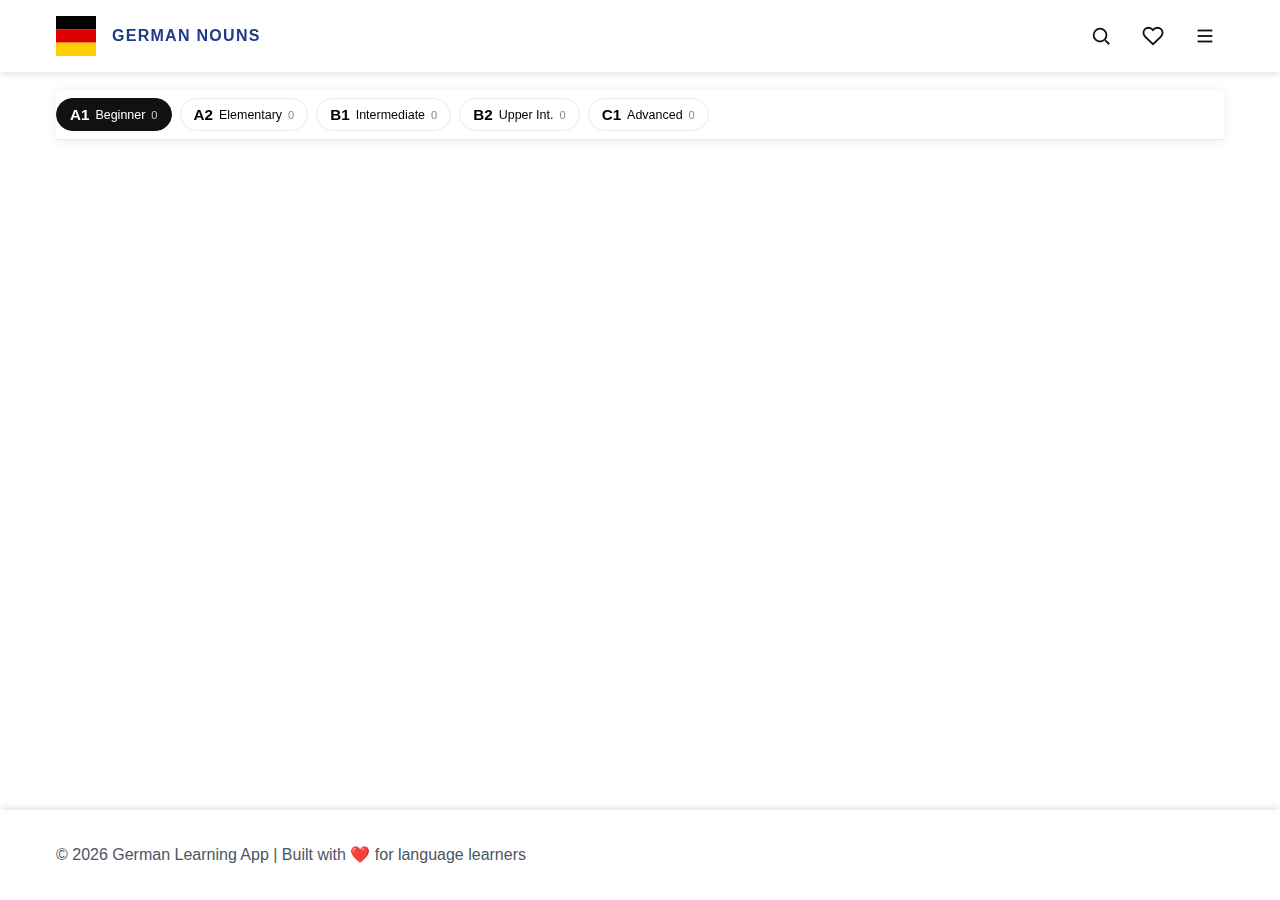
<file: nouns.html>
<!DOCTYPE html>
<html lang="en">
<head>
  <meta charset="UTF-8">
  <meta name="viewport" content="width=device-width, initial-scale=1.0">
  <title>German Nouns Learning App</title>
  <link rel="stylesheet" href="style.css">
  <link rel="icon" href="data:image/svg+xml,<svg xmlns=%22http://www.w3.org/2000/svg%22 viewBox=%220 0 100 100%22><text y=%22.9em%22 font-size=%2290%22>🇩🇪</text></svg>">
</head>
<body>
  <header class="main-header">
    <div class="container">
      <div class="header-content">
        <div class="logo"><a href="index.html" class="logo-home-link" title="Go to home">
          <svg width="40" height="40" viewBox="0 0 40 40" fill="none" xmlns="http://www.w3.org/2000/svg">
            <rect width="40" height="13.33" fill="#000"/>
            <rect y="13.33" width="40" height="13.33" fill="#DD0000"/>
            <rect y="26.67" width="40" height="13.33" fill="#FFCE00"/>
          </svg>
          <h1>German Nouns</h1></a>
        </div>
        <div class="header-actions">
          <button class="icon-btn" id="btnGlobalSearch" type="button" aria-label="Search"><svg viewBox="0 0 24 24" width="22" height="22" fill="none" stroke="currentColor" stroke-width="2"><circle cx="11" cy="11" r="7"></circle><path d="M21 21l-4.3-4.3"></path></svg></button>
          <button class="icon-btn" id="btnSaved" type="button" aria-label="Saved words"><svg viewBox="0 0 24 24" width="22" height="22" fill="none" stroke="currentColor" stroke-width="2"><path d="M20.8 4.6a5.5 5.5 0 0 0-7.8 0L12 5.6l-1-1a5.5 5.5 0 0 0-7.8 7.8l1 1L12 21l7.8-7.6 1-1a5.5 5.5 0 0 0 0-7.8z"></path></svg></button>
          <button class="icon-btn menu-btn" type="button" aria-label="Menu" aria-expanded="false"><svg viewBox="0 0 24 24" width="22" height="22" fill="none" stroke="currentColor" stroke-width="2"><path d="M4 6h16"></path><path d="M4 12h16"></path><path d="M4 18h16"></path></svg></button>
        </div>
      </div>
    </div>
  </header>

  <div class="drawer-backdrop" hidden></div>
  <aside class="drawer" hidden>
    <div class="drawer-top">
      <div class="drawer-title">Menu</div>
      <button class="icon-btn drawer-close" type="button" aria-label="Close"><svg viewBox="0 0 24 24" width="22" height="22" fill="none" stroke="currentColor" stroke-width="2"><path d="M18 6L6 18"></path><path d="M6 6l12 12"></path></svg></button>
    </div>
    <nav class="drawer-nav">
      <a href="index.html" class="drawer-link">✦ Daily Idioms</a>
      <a href="verbs.html" class="drawer-link">🔤 Verbs</a>
      <a href="nouns.html" class="drawer-link drawer-link--active">📦 Nouns</a>
      <a href="adjectives.html" class="drawer-link">🎨 Adjectives</a>
      <a href="adverbs.html" class="drawer-link">💨 Adverbs</a>
      <a href="practice.html" class="drawer-link">✅ Practice</a>
      <a href="grammar.html" class="drawer-link">📖 Grammar</a>
    </nav>
    <div class="drawer-section">
      <div class="drawer-section-title">Review Progress</div>
      <details class="drawer-acc">
        <summary>✅ Learned</summary>
        <div id="drawerLearnedList" class="drawer-list"></div>
      </details>
      <details class="drawer-acc">
        <summary>📖 Not yet learned</summary>
        <div id="drawerUnlearnedList" class="drawer-list"></div>
      </details>
    </div>
  </aside>

  <div class="modal" id="globalSearchModal" hidden>
    <div class="modal__backdrop" data-close="globalSearchModal"></div>
    <div class="modal__panel">
      <div class="modal__top"><div class="modal__title">Search Words</div><button class="icon-btn" data-close="globalSearchModal" aria-label="Close">✕</button></div>
      <input id="globalSearchInput" class="modal__input" placeholder="Search all verbs, nouns, adjectives, adverbs…" />
      <div id="globalSearchResults" class="modal__results"></div>
    </div>
  </div>

  <div class="modal" id="savedModal" hidden>
    <div class="modal__backdrop" data-close="savedModal"></div>
    <div class="modal__panel">
      <div class="modal__top"><div class="modal__title">Saved Words</div><button class="icon-btn" data-close="savedModal" aria-label="Close">✕</button></div>
      <div id="savedResults" class="modal__results"></div>
    </div>
  </div>

  <main class="main-content">
    <div class="container">
      <section class="level-section level-section--sticky">
        <div class="level-buttons-track"><div class="level-buttons">
          <button class="level-btn active" data-level="a1"><span class="level-badge">A1</span><span class="level-name">Beginner</span><span class="level-count" id="count-a1">0</span><div class="level-dropdown" id="dropdown-a1"></div></button>
          <button class="level-btn" data-level="a2"><span class="level-badge">A2</span><span class="level-name">Elementary</span><span class="level-count" id="count-a2">0</span><div class="level-dropdown" id="dropdown-a2"></div></button>
          <button class="level-btn" data-level="b1"><span class="level-badge">B1</span><span class="level-name">Intermediate</span><span class="level-count" id="count-b1">0</span><div class="level-dropdown" id="dropdown-b1"></div></button>
          <button class="level-btn" data-level="b2"><span class="level-badge">B2</span><span class="level-name">Upper Int.</span><span class="level-count" id="count-b2">0</span><div class="level-dropdown" id="dropdown-b2"></div></button>
          <button class="level-btn" data-level="c1"><span class="level-badge">C1</span><span class="level-name">Advanced</span><span class="level-count" id="count-c1">0</span><div class="level-dropdown" id="dropdown-c1"></div></button>
        </div></div>
      </section>
      <section class="verbs-section">
        <div id="study-root" class="study-root"></div>
      </section>
    </div>
  </main>

  <footer class="main-footer"><div class="container"><p>&copy; 2026 German Learning App | Built with ❤️ for language learners</p></div></footer>

  <script src="shared.js"></script>
  <script>
    const menuBtn=document.querySelector(".menu-btn"),drawer=document.querySelector(".drawer"),backdrop=document.querySelector(".drawer-backdrop"),closeBtn=document.querySelector(".drawer-close");
    function openMenu(){drawer.hidden=false;backdrop.hidden=false;menuBtn?.setAttribute("aria-expanded","true");document.body.classList.add('drawer-open');}
    function closeMenu(){drawer.hidden=true;backdrop.hidden=true;menuBtn?.setAttribute("aria-expanded","false");document.body.classList.remove('drawer-open');}
    menuBtn?.addEventListener("click",openMenu);closeBtn?.addEventListener("click",closeMenu);backdrop?.addEventListener("click",closeMenu);
    SharedApp.initSavedModal();
    SharedApp.initSearchModal();
  </script>
  <script type="module" src="nouns.js"></script>
</body>
</html>
</file>
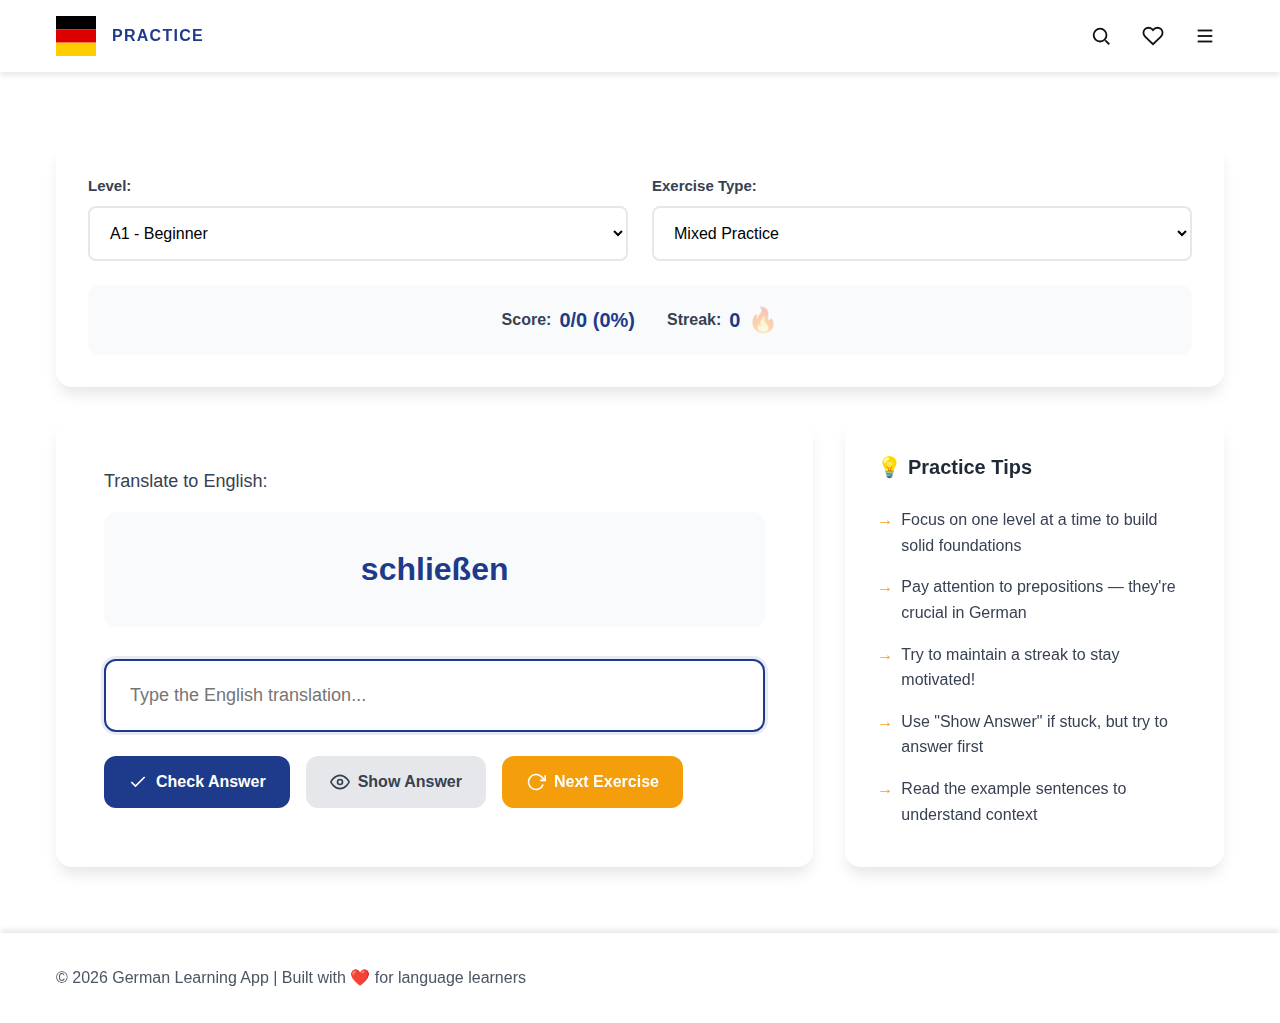
<file: practice.html>
<!DOCTYPE html>
<html lang="en">
<head>
  <meta charset="UTF-8">
  <meta name="viewport" content="width=device-width, initial-scale=1.0">
  <title>Practice German</title>
  <link rel="stylesheet" href="style.css">
  <link rel="icon" href="data:image/svg+xml,<svg xmlns=%22http://www.w3.org/2000/svg%22 viewBox=%220 0 100 100%22><text y=%22.9em%22 font-size=%2290%22>🇩🇪</text></svg>">
</head>
<body>
  <header class="main-header">
    <div class="container">
      <div class="header-content">
        <div class="logo"><a href="index.html" class="logo-home-link" title="Go to home">
          <svg width="40" height="40" viewBox="0 0 40 40" fill="none" xmlns="http://www.w3.org/2000/svg">
            <rect width="40" height="13.33" fill="#000"/>
            <rect y="13.33" width="40" height="13.33" fill="#DD0000"/>
            <rect y="26.67" width="40" height="13.33" fill="#FFCE00"/>
          </svg>
          <h1>Practice</h1>
        </div>
        <div class="header-actions">
          <button class="icon-btn" id="btnGlobalSearch" type="button" aria-label="Search">
            <svg viewBox="0 0 24 24" width="22" height="22" fill="none" stroke="currentColor" stroke-width="2"><circle cx="11" cy="11" r="7"></circle><path d="M21 21l-4.3-4.3"></path></svg>
          </button>
          <button class="icon-btn" id="btnSaved" type="button" aria-label="Saved words">
            <svg viewBox="0 0 24 24" width="22" height="22" fill="none" stroke="currentColor" stroke-width="2"><path d="M20.8 4.6a5.5 5.5 0 0 0-7.8 0L12 5.6l-1-1a5.5 5.5 0 0 0-7.8 7.8l1 1L12 21l7.8-7.6 1-1a5.5 5.5 0 0 0 0-7.8z"></path></svg>
          </button>
          <button class="icon-btn menu-btn" type="button" aria-label="Menu" aria-expanded="false">
            <svg viewBox="0 0 24 24" width="22" height="22" fill="none" stroke="currentColor" stroke-width="2"><path d="M4 6h16"></path><path d="M4 12h16"></path><path d="M4 18h16"></path></svg>
          </button>
        </div>
      </div>
    </div>
  </header>

  <div class="drawer-backdrop" hidden></div>
  <aside class="drawer" hidden>
    <div class="drawer-top">
      <div class="drawer-title">Menu</div>
      <button class="icon-btn drawer-close" type="button" aria-label="Close">
        <svg viewBox="0 0 24 24" width="22" height="22" fill="none" stroke="currentColor" stroke-width="2"><path d="M18 6L6 18"></path><path d="M6 6l12 12"></path></svg>
      </button>
    </div>
    <nav class="drawer-nav">
      <a href="index.html" class="drawer-link">✦ Daily Idioms</a>
      <a href="verbs.html" class="drawer-link">🔤 Verbs</a>
      <a href="nouns.html" class="drawer-link">📦 Nouns</a>
      <a href="adjectives.html" class="drawer-link">🎨 Adjectives</a>
      <a href="adverbs.html" class="drawer-link">💨 Adverbs</a>
      <a href="practice.html" class="drawer-link drawer-link--active">✅ Practice</a>
      <a href="grammar.html" class="drawer-link">📖 Grammar</a>
    </nav>
  </aside>

  <div class="modal" id="globalSearchModal" hidden>
    <div class="modal__backdrop" data-close="globalSearchModal"></div>
    <div class="modal__panel">
      <div class="modal__top"><div class="modal__title">Search All Words</div><button class="icon-btn" data-close="globalSearchModal" aria-label="Close">✕</button></div>
      <input id="globalSearchInput" class="modal__input" placeholder="Search all verbs, nouns, adjectives, adverbs…" />
      <div id="globalSearchResults" class="modal__results"></div>
    </div>
  </div>

  <div class="modal" id="savedModal" hidden>
    <div class="modal__backdrop" data-close="savedModal"></div>
    <div class="modal__panel">
      <div class="modal__top"><div class="modal__title">Saved Words</div><button class="icon-btn" data-close="savedModal" aria-label="Close">✕</button></div>
      <div id="savedResults" class="modal__results"></div>
    </div>
  </div>

  <main class="main-content practice-page">
    <div class="container">
      <section class="practice-header" style="margin-bottom:16px;">
        <h2 style="font-size:1.4rem;font-weight:700;">Practice Mode</h2>
      </section>

      <section class="practice-settings">
        <div class="settings-row">
          <div class="setting-group">
            <label for="practice-level">Level:</label>
            <select id="practice-level" class="select-input">
              <option value="a1">A1 - Beginner</option>
              <option value="a2">A2 - Elementary</option>
              <option value="b1">B1 - Intermediate</option>
              <option value="b2">B2 - Upper Intermediate</option>
              <option value="c1">C1 - Advanced</option>
            </select>
          </div>
          <div class="setting-group">
            <label for="exercise-type">Exercise Type:</label>
            <select id="exercise-type" class="select-input">
              <option value="mixed">Mixed Practice</option>
              <option value="forms">Verb Forms</option>
              <option value="translation">Translation</option>
              <option value="preposition">Prepositions</option>
              <option value="multiple-choice">Multiple Choice</option>
              <option value="fill-blank">Fill in the Blank</option>
            </select>
          </div>
        </div>

        <div class="score-container">
          <div class="score-item">
            <span class="score-label">Score:</span>
            <span id="score" class="score-value">0/0 (0%)</span>
          </div>
          <div class="score-item streak-item">
            <span class="score-label">Streak:</span>
            <span id="streak" class="score-value">0</span>
            <span class="streak-icon">🔥</span>
          </div>
        </div>
      </section>

      <section class="exercise-section">
        <div class="exercise-card">
          <div id="exercise-box" class="exercise-content">
            <p class="question">Loading...</p>
          </div>

          <div class="answer-container">
            <input type="text" id="answer-input" class="answer-input" placeholder="Type your answer..." aria-label="Answer input">
            <div id="options-container" class="options-container" style="display: none;"></div>
          </div>

          <div id="feedback" class="feedback"></div>

          <div class="action-buttons">
            <button id="check-answer" class="btn btn-primary">
              <svg width="20" height="20" viewBox="0 0 24 24" fill="none" stroke="currentColor" stroke-width="2"><polyline points="20 6 9 17 4 12"></polyline></svg>
              Check Answer
            </button>
            <button id="show-answer" class="btn btn-secondary">
              <svg width="20" height="20" viewBox="0 0 24 24" fill="none" stroke="currentColor" stroke-width="2"><path d="M1 12s4-8 11-8 11 8 11 8-4 8-11 8-11-8-11-8z"></path><circle cx="12" cy="12" r="3"></circle></svg>
              Show Answer
            </button>
            <button id="new-exercise" class="btn btn-accent">
              <svg width="20" height="20" viewBox="0 0 24 24" fill="none" stroke="currentColor" stroke-width="2"><polyline points="23 4 23 10 17 10"></polyline><path d="M20.49 15a9 9 0 1 1-2.12-9.36L23 10"></path></svg>
              Next Exercise
            </button>
          </div>
        </div>

        <div class="tips-section">
          <h3>💡 Practice Tips</h3>
          <ul>
            <li>Focus on one level at a time to build solid foundations</li>
            <li>Pay attention to prepositions — they're crucial in German</li>
            <li>Try to maintain a streak to stay motivated!</li>
            <li>Use "Show Answer" if stuck, but try to answer first</li>
            <li>Read the example sentences to understand context</li>
          </ul>
        </div>
      </section>
    </div>
  </main>

  <footer class="main-footer"><div class="container"><p>&copy; 2026 German Learning App | Built with ❤️ for language learners</p></div></footer>

  <script src="js/verbs-db-a1.js"></script>
  <script src="js/verbs-db-a2.js"></script>
  <script src="js/verbs-db-b1.js"></script>
  <script src="js/verbs-db-b2.js"></script>
  <script src="js/verbs-db-c1.js"></script>
  <script src="js/nouns-db-a1.js"></script>
  <script src="js/nouns-db-a2.js"></script>
  <script src="js/nouns-db-b1.js"></script>
  <script src="js/nouns-db-b2.js"></script>
  <script src="js/nouns-db-c1.js"></script>
  <script src="js/adjectives-db-a1.js"></script>
  <script src="js/adjectives-db-a2.js"></script>
  <script src="js/adjectives-db-b1.js"></script>
  <script src="js/adjectives-db-b2.js"></script>
  <script src="js/adjectives-db-c1.js"></script>
  <script src="js/adverbs-db-a1.js"></script>
  <script src="js/adverbs-db-a2.js"></script>
  <script src="js/adverbs-db-b1.js"></script>
  <script src="js/adverbs-db-b2.js"></script>
  <script src="js/adverbs-db-c1.js"></script>
  <script src="focus-mode.js"></script>
  <script src="shared.js"></script>
  <script>
    const menuBtn=document.querySelector(".menu-btn"),drawer=document.querySelector(".drawer"),backdrop=document.querySelector(".drawer-backdrop"),closeBtn=document.querySelector(".drawer-close");
    function openMenu(){drawer.hidden=false;backdrop.hidden=false;menuBtn?.setAttribute("aria-expanded","true");}
    function closeMenu(){drawer.hidden=true;backdrop.hidden=true;menuBtn?.setAttribute("aria-expanded","false");}
    menuBtn?.addEventListener("click",openMenu);closeBtn?.addEventListener("click",closeMenu);backdrop?.addEventListener("click",closeMenu);
    SharedApp.initSavedModal();
    SharedApp.initSearchModal();
  </script>
  <script type="module" src="practice.js"></script>
</body>
</html>
</file>
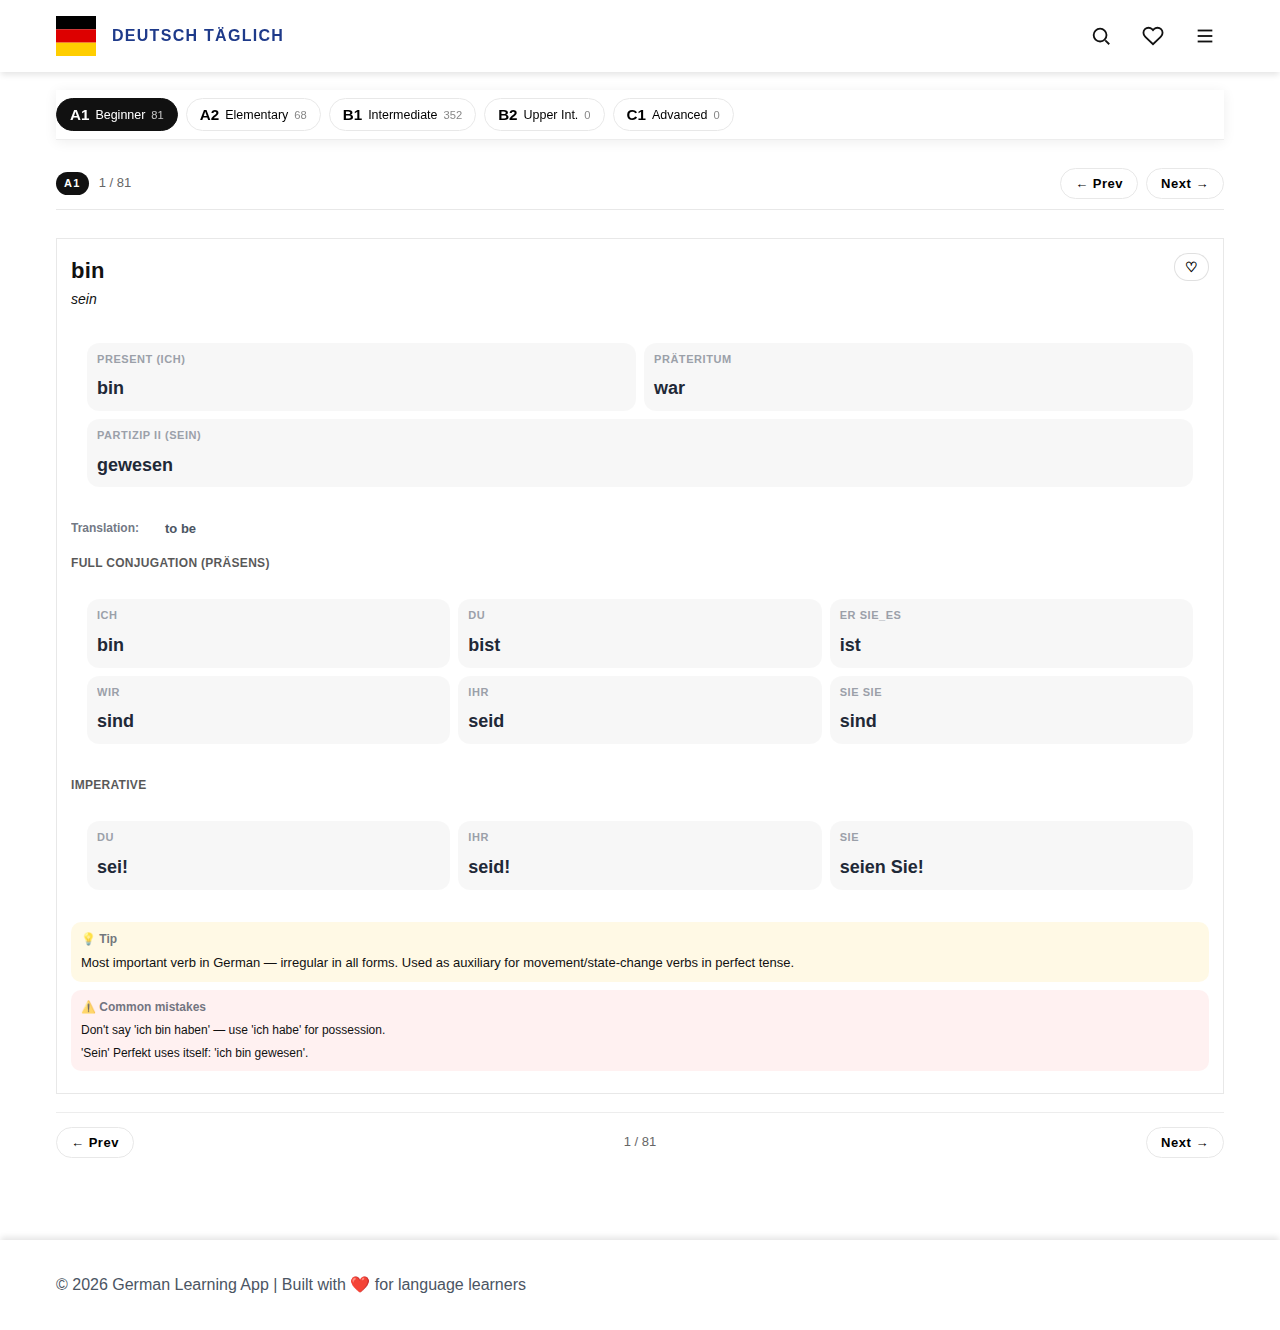
<file: verbs.html>
<!DOCTYPE html>
<html lang="en">
<head>
  <meta charset="UTF-8">
  <meta name="viewport" content="width=device-width, initial-scale=1.0">
  <title>German Verbs — Deutsch Täglich</title>
  <link rel="stylesheet" href="style.css">
  <link rel="icon" href="data:image/svg+xml,<svg xmlns=%22http://www.w3.org/2000/svg%22 viewBox=%220 0 100 100%22><text y=%22.9em%22 font-size=%2290%22>🇩🇪</text></svg>">
</head>
<body>
  <header class="main-header">
    <div class="container">
      <div class="header-content">
        <div class="logo"><a href="index.html" class="logo-home-link" title="Go to home">
          <svg width="40" height="40" viewBox="0 0 40 40" fill="none" xmlns="http://www.w3.org/2000/svg">
            <rect width="40" height="13.33" fill="#000"/>
            <rect y="13.33" width="40" height="13.33" fill="#DD0000"/>
            <rect y="26.67" width="40" height="13.33" fill="#FFCE00"/>
          </svg>
          <h1>Deutsch Täglich</h1>
        </a></div>
        <div class="header-actions">
          <button class="icon-btn" id="btnGlobalSearch" type="button" aria-label="Search"><svg viewBox="0 0 24 24" width="22" height="22" fill="none" stroke="currentColor" stroke-width="2"><circle cx="11" cy="11" r="7"></circle><path d="M21 21l-4.3-4.3"></path></svg></button>
          <button class="icon-btn" id="btnSaved" type="button" aria-label="Saved words"><svg viewBox="0 0 24 24" width="22" height="22" fill="none" stroke="currentColor" stroke-width="2"><path d="M20.8 4.6a5.5 5.5 0 0 0-7.8 0L12 5.6l-1-1a5.5 5.5 0 0 0-7.8 7.8l1 1L12 21l7.8-7.6 1-1a5.5 5.5 0 0 0 0-7.8z"></path></svg></button>
          <button class="icon-btn menu-btn" type="button" aria-label="Menu" aria-expanded="false"><svg viewBox="0 0 24 24" width="22" height="22" fill="none" stroke="currentColor" stroke-width="2"><path d="M4 6h16"></path><path d="M4 12h16"></path><path d="M4 18h16"></path></svg></button>
        </div>
      </div>
    </div>
  </header>

  <div class="drawer-backdrop" hidden></div>
  <aside class="drawer" hidden>
    <div class="drawer-top">
      <div class="drawer-title">Menu</div>
      <button class="icon-btn drawer-close" type="button" aria-label="Close"><svg viewBox="0 0 24 24" width="22" height="22" fill="none" stroke="currentColor" stroke-width="2"><path d="M18 6L6 18"></path><path d="M6 6l12 12"></path></svg></button>
    </div>
    <nav class="drawer-nav">
      <a href="index.html" class="drawer-link">✦ Daily Idioms</a>
      <a href="verbs.html" class="drawer-link drawer-link--active">🔤 Verbs</a>
      <a href="nouns.html" class="drawer-link">📦 Nouns</a>
      <a href="adjectives.html" class="drawer-link">🎨 Adjectives</a>
      <a href="adverbs.html" class="drawer-link">💨 Adverbs</a>
      <a href="practice.html" class="drawer-link">✅ Practice</a>
      <a href="grammar.html" class="drawer-link">📖 Grammar</a>
    </nav>
    <div class="drawer-section">
      <div class="drawer-section-title">Review Progress</div>
      <details class="drawer-acc">
        <summary>✅ Learned</summary>
        <div id="drawerLearnedList" class="drawer-list"></div>
      </details>
      <details class="drawer-acc">
        <summary>📖 Not yet learned</summary>
        <div id="drawerUnlearnedList" class="drawer-list"></div>
      </details>
    </div>
  </aside>

  <div class="modal" id="globalSearchModal" hidden>
    <div class="modal__backdrop" data-close="globalSearchModal"></div>
    <div class="modal__panel">
      <div class="modal__top"><div class="modal__title">Search Words</div><button class="icon-btn" data-close="globalSearchModal" aria-label="Close">✕</button></div>
      <input id="globalSearchInput" class="modal__input" placeholder="Search all verbs, nouns, adjectives, adverbs…" />
      <div id="globalSearchResults" class="modal__results"></div>
    </div>
  </div>

  <div class="modal" id="savedModal" hidden>
    <div class="modal__backdrop" data-close="savedModal"></div>
    <div class="modal__panel">
      <div class="modal__top"><div class="modal__title">Saved Words</div><button class="icon-btn" data-close="savedModal" aria-label="Close">✕</button></div>
      <div id="savedResults" class="modal__results"></div>
    </div>
  </div>

  <main class="main-content">
    <div class="container">
      <section class="level-section level-section--sticky">
        <div class="level-buttons-track"><div class="level-buttons">
          <button class="level-btn active" data-level="a1"><span class="level-badge">A1</span><span class="level-name">Beginner</span><span class="level-count" id="count-a1">0</span><div class="level-dropdown" id="dropdown-a1"></div></button>
          <button class="level-btn" data-level="a2"><span class="level-badge">A2</span><span class="level-name">Elementary</span><span class="level-count" id="count-a2">0</span><div class="level-dropdown" id="dropdown-a2"></div></button>
          <button class="level-btn" data-level="b1"><span class="level-badge">B1</span><span class="level-name">Intermediate</span><span class="level-count" id="count-b1">0</span><div class="level-dropdown" id="dropdown-b1"></div></button>
          <button class="level-btn" data-level="b2"><span class="level-badge">B2</span><span class="level-name">Upper Int.</span><span class="level-count" id="count-b2">0</span><div class="level-dropdown" id="dropdown-b2"></div></button>
          <button class="level-btn" data-level="c1"><span class="level-badge">C1</span><span class="level-name">Advanced</span><span class="level-count" id="count-c1">0</span><div class="level-dropdown" id="dropdown-c1"></div></button>
        </div></div>
      </section>
      <section class="verbs-section">
        <div id="verbs-list" class="verbs-list"></div>
      </section>
    </div>
  </main>

  <footer class="main-footer"><div class="container"><p>&copy; 2026 German Learning App | Built with ❤️ for language learners</p></div></footer>

  <script src="js/verbs-db-a1.js"></script>
  <script src="js/verbs-db-a2.js"></script>
  <script src="js/verbs-db-b1.js"></script>
  <script src="js/verbs-db-b2.js"></script>
  <script src="js/verbs-db-c1.js"></script>
  <script src="js/nouns-db-a1.js"></script>
  <script src="js/nouns-db-a2.js"></script>
  <script src="js/nouns-db-b1.js"></script>
  <script src="js/nouns-db-b2.js"></script>
  <script src="js/nouns-db-c1.js"></script>
  <script src="js/adjectives-db-a1.js"></script>
  <script src="js/adjectives-db-a2.js"></script>
  <script src="js/adjectives-db-b1.js"></script>
  <script src="js/adjectives-db-b2.js"></script>
  <script src="js/adjectives-db-c1.js"></script>
  <script src="js/adverbs-db-a1.js"></script>
  <script src="js/adverbs-db-a2.js"></script>
  <script src="js/adverbs-db-b1.js"></script>
  <script src="js/adverbs-db-b2.js"></script>
  <script src="js/adverbs-db-c1.js"></script>
  <script src="focus-mode.js"></script>
  <script src="shared.js"></script>
  <script>
    const menuBtn=document.querySelector(".menu-btn"),drawer=document.querySelector(".drawer"),backdrop=document.querySelector(".drawer-backdrop"),closeBtn=document.querySelector(".drawer-close");
    function openMenu(){drawer.hidden=false;backdrop.hidden=false;document.body.classList.add('drawer-open');menuBtn?.setAttribute("aria-expanded","true");}
    function closeMenu(){drawer.hidden=true;backdrop.hidden=true;document.body.classList.remove('drawer-open');menuBtn?.setAttribute("aria-expanded","false");}
    menuBtn?.addEventListener("click",openMenu);closeBtn?.addEventListener("click",closeMenu);backdrop?.addEventListener("click",closeMenu);
    SharedApp.initSavedModal();
  </script>
  <script src="app.js"></script>
</body>
</html>
</file>
<file: style.css>
/* ===================================
   German Verbs Learning App - Styles
   =================================== */

/* === CSS Reset & Variables === */
:root {
  /* Colors */
  --primary-color: #1e3a8a;
  --primary-dark: #1e40af;
  --primary-light: #3b82f6;
  --accent-color: #f59e0b;
  --accent-dark: #d97706;
  --success-color: #10b981;
  --error-color: #ef4444;
  --warning-color: #f59e0b;
  --info-color: #3b82f6;
  
  /* German flag colors */
  --german-black: #000000;
  --german-red: #DD0000;
  --german-gold: #FFCE00;
  
  /* Grays */
  --gray-50: #f9fafb;
  --gray-100: #f3f4f6;
  --gray-200: #e5e7eb;
  --gray-300: #d1d5db;
  --gray-400: #9ca3af;
  --gray-500: #6b7280;
  --gray-600: #4b5563;
  --gray-700: #374151;
  --gray-800: #1f2937;
  --gray-900: #111827;
  
  /* Spacing */
  --spacing-xs: 0.25rem;
  --spacing-sm: 0.5rem;
  --spacing-md: 1rem;
  --spacing-lg: 1.5rem;
  --spacing-xl: 2rem;
  --spacing-2xl: 3rem;
  
  /* Border Radius */
  --radius-sm: 0.375rem;
  --radius-md: 0.5rem;
  --radius-lg: 0.75rem;
  --radius-xl: 1rem;
  
  /* Shadows */
  --shadow-sm: 0 1px 2px 0 rgb(0 0 0 / 0.05);
  --shadow-md: 0 4px 6px -1px rgb(0 0 0 / 0.1);
  --shadow-lg: 0 10px 15px -3px rgb(0 0 0 / 0.1);
  --shadow-xl: 0 20px 25px -5px rgb(0 0 0 / 0.1);
  
  /* Transitions */
  --transition-fast: 150ms ease;
  --transition-base: 250ms ease;
  --transition-slow: 350ms ease;
}

* {
  margin: 0;
  padding: 0;
  box-sizing: border-box;
}

/* === Base Styles === */
body {
  font-family: -apple-system, BlinkMacSystemFont, 'Segoe UI', 'Roboto', 'Oxygen',
    'Ubuntu', 'Cantarell', 'Fira Sans', 'Droid Sans', 'Helvetica Neue', sans-serif;
  line-height: 1.6;
  color: var(--gray-900);
  background: linear-gradient(135deg, #667eea 0%, #764ba2 100%);
  min-height: 100vh;
  display: flex;
  flex-direction: column;
}

/* === Header === */
.main-header {
  background: white;
  box-shadow: var(--shadow-md);
  position: sticky;
  top: 0;
  /* Keep header above sticky level bar */
  z-index: 900;
}

.header-content {
  display: flex;
  justify-content: space-between;
  align-items: center;
  padding: var(--spacing-md) 0;
  gap: var(--spacing-md);
}

/* Mobile nav toggle (hamburger) */
.nav-toggle {
  display: none;
  align-items: center;
  justify-content: center;
  width: 44px;
  height: 44px;
  border-radius: var(--radius-lg);
  border: 2px solid var(--gray-200);
  background: white;
  cursor: pointer;
  transition: all var(--transition-base);
}

.nav-toggle:hover {
  border-color: var(--primary-color);
  box-shadow: var(--shadow-sm);
}

/* Collapsible sections (Level / Vocabulary) */
.collapsible {
  background: transparent;
  border: 0;
  margin-bottom: var(--spacing-xl);
}

.collapsible-summary {
  list-style: none;
  cursor: pointer;
  display: flex;
  align-items: center;
  justify-content: space-between;
  gap: var(--spacing-md);
  padding: var(--spacing-md) var(--spacing-lg);
  border-radius: var(--radius-xl);
  background: rgba(255, 255, 255, 0.15);
  color: white;
  font-weight: 800;
  box-shadow: var(--shadow-md);
}

.collapsible-summary::-webkit-details-marker { display: none; }

.collapsible-hint {
  font-size: 0.875rem;
  font-weight: 600;
  opacity: 0.85;
}

.collapsible[open] .collapsible-summary {
  background: rgba(255, 255, 255, 0.2);
}

.collapsible > section {
  margin-top: var(--spacing-md);
}

.collapsible .level-section,
.collapsible .search-section {
  margin-bottom: 0;
}

.logo {
  display: flex;
  align-items: center;
  gap: var(--spacing-md);
}

.logo h1 {
  font-size: 1.5rem;
  font-weight: 700;
  color: var(--primary-color);
}

.main-nav {
  display: flex;
  gap: var(--spacing-sm);
}

.nav-link {
  display: flex;
  align-items: center;
  gap: var(--spacing-sm);
  padding: var(--spacing-sm) var(--spacing-md);
  border-radius: var(--radius-md);
  text-decoration: none;
  color: var(--gray-700);
  font-weight: 500;
  transition: all var(--transition-base);
}

.nav-link:hover {
  background: var(--gray-100);
  color: var(--primary-color);
}

.nav-link.active {
  background: var(--primary-color);
  color: white;
}

.nav-link svg {
  width: 20px;
  height: 20px;
}

/* === Container === */
.container {
  width: 100%;
  max-width: 1200px;
  margin: 0 auto;
  padding: 0 var(--spacing-md);
}

/* === Main Content === */
.main-content {
  flex: 1;
  padding: var(--spacing-2xl) 0;
}

/* === Hero Section === */
.hero {
  text-align: center;
  margin-bottom: var(--spacing-2xl);
  color: white;
}

.hero h2 {
  font-size: 2.5rem;
  margin-bottom: var(--spacing-md);
  font-weight: 800;
}

.hero p {
  font-size: 1.25rem;
  opacity: 0.9;
}

/* === Level Section === */
.level-section {
  background: white;
  border-radius: var(--radius-xl);
  padding: var(--spacing-xl);
  margin-bottom: var(--spacing-xl);
  box-shadow: var(--shadow-lg);
}

.level-section h3 {
  font-size: 1.5rem;
  margin-bottom: var(--spacing-lg);
  color: var(--gray-800);
}

.level-buttons {
  display: grid;
  grid-template-columns: repeat(auto-fit, minmax(140px, 1fr));
  gap: var(--spacing-md);
}

.level-btn {
  display: flex;
  flex-direction: column;
  align-items: center;
  gap: var(--spacing-sm);
  padding: var(--spacing-lg);
  border: 2px solid var(--gray-200);
  border-radius: var(--radius-lg);
  background: white;
  cursor: pointer;
  transition: all var(--transition-base);
  font-family: inherit;
}

.level-btn:hover {
  border-color: var(--primary-color);
  transform: translateY(-2px);
  box-shadow: var(--shadow-md);
}

.level-btn.active {
  border-color: var(--primary-color);
  background: var(--primary-color);
  color: white;
}

.level-badge {
  font-size: 1.5rem;
  font-weight: 800;
}

.level-name {
  font-size: 0.875rem;
  font-weight: 500;
}

/* === Search Section === */
.search-section {
  background: white;
  border-radius: var(--radius-xl);
  padding: var(--spacing-xl);
  margin-bottom: var(--spacing-xl);
  box-shadow: var(--shadow-lg);
}

.search-container {
  position: relative;
  margin-bottom: var(--spacing-md);
}

.search-icon {
  position: absolute;
  left: var(--spacing-md);
  top: 50%;
  transform: translateY(-50%);
  color: var(--gray-400);
  pointer-events: none;
}

.search-input {
  width: 100%;
  padding: var(--spacing-md) var(--spacing-xl) var(--spacing-md) 3rem;
  border: 2px solid var(--gray-200);
  border-radius: var(--radius-lg);
  font-size: 1rem;
  transition: all var(--transition-base);
  font-family: inherit;
}

.search-input:focus {
  outline: none;
  border-color: var(--primary-color);
  box-shadow: 0 0 0 3px rgba(30, 58, 138, 0.1);
}

.clear-search {
  position: absolute;
  right: var(--spacing-md);
  top: 50%;
  transform: translateY(-50%);
  background: none;
  border: none;
  cursor: pointer;
  padding: var(--spacing-sm);
  border-radius: var(--radius-md);
  color: var(--gray-400);
  transition: all var(--transition-fast);
}

.clear-search:hover {
  background: var(--gray-100);
  color: var(--gray-700);
}

.verb-count-container {
  text-align: right;
}

.verb-count {
  font-size: 0.875rem;
  color: var(--gray-600);
  font-weight: 500;
}

/* === Verbs Section === */
.verbs-section {
  background: white;
  border-radius: var(--radius-xl);
  padding: var(--spacing-xl);
  box-shadow: var(--shadow-lg);
}

.verbs-list {
  display: grid;
  grid-template-columns: repeat(auto-fill, minmax(350px, 1fr));
  gap: var(--spacing-lg);
}

/* === Verb Card === */
.verb-card {
  background: var(--gray-50);
  border: 1px solid var(--gray-200);
  border-radius: var(--radius-lg);
  padding: var(--spacing-lg);
  transition: all var(--transition-base);
}

.verb-card:hover {
  box-shadow: var(--shadow-md);
  transform: translateY(-2px);
  border-color: var(--primary-light);
}

.verb-header {
  display: flex;
  justify-content: space-between;
  align-items: flex-start;
  margin-bottom: var(--spacing-md);
}

.verb-base {
  font-size: 1.5rem;
  color: var(--primary-color);
  font-weight: 700;
}

.reflexive-marker {
  font-size: 0.75rem;
  color: var(--accent-color);
  font-weight: 500;
}

.bookmark-btn {
  background: none;
  border: none;
  cursor: pointer;
  padding: var(--spacing-sm);
  border-radius: var(--radius-md);
  color: var(--gray-400);
  transition: all var(--transition-fast);
}

.bookmark-btn:hover {
  background: var(--gray-200);
  color: var(--accent-color);
}

.bookmark-btn.bookmarked {
  color: var(--accent-color);
}

.bookmark-btn.bookmarked svg {
  fill: var(--accent-color);
}

.verb-forms {
  display: grid;
  grid-template-columns: repeat(2, 1fr);
  gap: var(--spacing-md);
  margin-bottom: var(--spacing-md);
  padding: var(--spacing-md);
  background: white;
  border-radius: var(--radius-md);
}

.form-item {
  display: flex;
  flex-direction: column;
  gap: var(--spacing-xs);
}

.form-label {
  font-size: 0.75rem;
  text-transform: uppercase;
  letter-spacing: 0.05em;
  color: var(--gray-500);
  font-weight: 600;
}

.form-value {
  font-size: 1.125rem;
  font-weight: 600;
  color: var(--gray-800);
}

.verb-info {
  display: flex;
  gap: var(--spacing-sm);
  margin-bottom: var(--spacing-sm);
  font-size: 0.9375rem;
}

.label {
  font-weight: 600;
  color: var(--gray-700);
  min-width: 100px;
}

.value {
  color: var(--gray-600);
}

.conjugation {
  font-size: 0.875rem;
  font-style: italic;
}

.prep-badge {
  display: inline-block;
  padding: 0.125rem var(--spacing-sm);
  background: var(--primary-light);
  color: white;
  border-radius: var(--radius-sm);
  font-size: 0.875rem;
  font-weight: 500;
  margin-right: var(--spacing-xs);
}

.variants-section {
  margin-top: var(--spacing-md);
  padding-top: var(--spacing-md);
  border-top: 1px solid var(--gray-200);
}

.variants-section h4 {
  font-size: 1rem;
  margin-bottom: var(--spacing-sm);
  color: var(--gray-800);
}

.variants-list {
  list-style: none;
}

.variants-list li {
  padding: var(--spacing-sm) 0;
  color: var(--gray-700);
}

.variant-preps {
  color: var(--primary-color);
  font-size: 0.875rem;
}

.variant-example {
  margin-top: var(--spacing-xs);
  padding-left: var(--spacing-lg);
  font-size: 0.875rem;
  color: var(--gray-600);
  font-style: italic;
}

.examples-section {
  margin-top: var(--spacing-md);
  padding-top: var(--spacing-md);
  border-top: 1px solid var(--gray-200);
}

.examples-section h4 {
  font-size: 1rem;
  margin-bottom: var(--spacing-sm);
  color: var(--gray-800);
}

.examples-list {
  list-style: none;
}

.examples-list li {
  padding: var(--spacing-sm) 0;
  padding-left: var(--spacing-md);
  border-left: 3px solid var(--primary-light);
  margin-bottom: var(--spacing-sm);
  color: var(--gray-700);
  line-height: 1.6;
}
/* Make examples inside varieties less “heavy” than the main examples section */
.variants-list .examples-list li {
  margin-bottom: var(--spacing-xs);
  border-left-color: var(--gray-200);
}

/* === No Results === */
.no-results {
  text-align: center;
  padding: var(--spacing-2xl);
  color: var(--gray-600);
}

.no-results p:first-child {
  font-size: 1.25rem;
  font-weight: 600;
  margin-bottom: var(--spacing-sm);
}

/* === Practice Page === */
.practice-header {
  text-align: center;
  margin-bottom: var(--spacing-xl);
  color: white;
}

.practice-header h2 {
  font-size: 2.5rem;
  margin-bottom: var(--spacing-sm);
  font-weight: 800;
}

.practice-header p {
  font-size: 1.125rem;
  opacity: 0.9;
}

.practice-settings {
  background: white;
  border-radius: var(--radius-xl);
  padding: var(--spacing-xl);
  margin-bottom: var(--spacing-xl);
  box-shadow: var(--shadow-lg);
}

.settings-row {
  display: grid;
  grid-template-columns: repeat(auto-fit, minmax(250px, 1fr));
  gap: var(--spacing-lg);
  margin-bottom: var(--spacing-lg);
}

.setting-group {
  display: flex;
  flex-direction: column;
  gap: var(--spacing-sm);
}

.setting-group label {
  font-weight: 600;
  color: var(--gray-700);
  font-size: 0.9375rem;
}

.select-input {
  padding: var(--spacing-md);
  border: 2px solid var(--gray-200);
  border-radius: var(--radius-md);
  font-size: 1rem;
  font-family: inherit;
  background: white;
  cursor: pointer;
  transition: all var(--transition-base);
}

.select-input:focus {
  outline: none;
  border-color: var(--primary-color);
  box-shadow: 0 0 0 3px rgba(30, 58, 138, 0.1);
}

.score-container {
  display: flex;
  gap: var(--spacing-xl);
  justify-content: center;
  padding: var(--spacing-md);
  background: var(--gray-50);
  border-radius: var(--radius-lg);
}

/* Practice: compact layout on mobile (Level + Exercise Type same row) */
@media (max-width: 640px){
  .practice-header{ display:none !important; }
  .practice-settings{ padding: 14px !important; margin-bottom: 14px !important; }
  .settings-row{
    grid-template-columns: repeat(2, minmax(0, 1fr)) !important;
    gap: 10px;
    margin-bottom: 10px;
  }
  .setting-group{ min-width:0; }
  .setting-group label { font-size: 0.8rem; }
  .select-input{ width:100%; min-width:0; padding: 8px 10px; font-size:14px; }
  .score-container{
    justify-content: space-between;
    gap: 12px;
    padding: 10px 12px;
    flex-wrap: nowrap;
    flex-direction: row !important;
    align-items: center !important;
  }
  .score-item{ white-space:nowrap; }
  .score-value { font-size: 1rem; }
}

.score-item {
  display: flex;
  align-items: center;
  gap: var(--spacing-sm);
}

.score-label {
  font-weight: 600;
  color: var(--gray-700);
}

.score-value {
  font-size: 1.25rem;
  font-weight: 700;
  color: var(--primary-color);
}

.streak-item {
  position: relative;
}

.streak-icon {
  font-size: 1.5rem;
  opacity: 0.3;
  transition: opacity var(--transition-base);
}

.streak-item:has(.score-value.fire) .streak-icon {
  opacity: 1;
  animation: fire-pulse 1s ease-in-out infinite;
}

@keyframes fire-pulse {
  0%, 100% { transform: scale(1); }
  50% { transform: scale(1.2); }
}

/* === Exercise Section === */
.exercise-section {
  display: grid;
  grid-template-columns: 2fr 1fr;
  gap: var(--spacing-xl);
}

.exercise-card {
  background: white;
  border-radius: var(--radius-xl);
  padding: var(--spacing-2xl);
  box-shadow: var(--shadow-lg);
}

.exercise-content {
  margin-bottom: var(--spacing-xl);
  min-height: 150px;
}

.question {
  font-size: 1.125rem;
  color: var(--gray-700);
  margin-bottom: var(--spacing-md);
}

.verb-prompt {
  font-size: 2rem;
  font-weight: 700;
  color: var(--primary-color);
  text-align: center;
  padding: var(--spacing-xl);
  background: var(--gray-50);
  border-radius: var(--radius-lg);
}

.sentence-blank {
  font-size: 1.25rem;
  line-height: 1.8;
  color: var(--gray-800);
  padding: var(--spacing-lg);
  background: var(--gray-50);
  border-radius: var(--radius-lg);
}

.hint {
  font-size: 0.875rem;
  color: var(--gray-500);
  font-style: italic;
  margin-top: var(--spacing-sm);
}

.answer-container {
  margin-bottom: var(--spacing-lg);
}

.answer-input {
  width: 100%;
  padding: var(--spacing-lg);
  border: 2px solid var(--gray-200);
  border-radius: var(--radius-lg);
  font-size: 1.125rem;
  font-family: inherit;
  transition: all var(--transition-base);
}

.answer-input:focus {
  outline: none;
  border-color: var(--primary-color);
  box-shadow: 0 0 0 3px rgba(30, 58, 138, 0.1);
}

.options-container {
  display: grid;
  grid-template-columns: repeat(2, 1fr);
  gap: var(--spacing-md);
}

.option-btn {
  padding: var(--spacing-lg);
  border: 2px solid var(--gray-200);
  border-radius: var(--radius-lg);
  background: white;
  cursor: pointer;
  font-size: 1rem;
  font-family: inherit;
  transition: all var(--transition-base);
}

.option-btn:hover {
  border-color: var(--primary-color);
  background: var(--gray-50);
}

.option-btn.selected {
  border-color: var(--primary-color);
  background: var(--primary-color);
  color: white;
}

.feedback {
  padding: var(--spacing-lg);
  border-radius: var(--radius-lg);
  margin-bottom: var(--spacing-lg);
  font-size: 1rem;
  line-height: 1.6;
}

.feedback.correct {
  background: #d1fae5;
  color: #065f46;
  border: 1px solid var(--success-color);
}

.feedback.incorrect {
  background: #fee2e2;
  color: #991b1b;
  border: 1px solid var(--error-color);
}

.feedback.warning {
  background: #fef3c7;
  color: #92400e;
  border: 1px solid var(--warning-color);
}

.feedback.info {
  background: #dbeafe;
  color: #1e40af;
  border: 1px solid var(--info-color);
}

.action-buttons {
  display: flex;
  gap: var(--spacing-md);
  flex-wrap: wrap;
}

.btn {
  display: flex;
  align-items: center;
  gap: var(--spacing-sm);
  padding: var(--spacing-md) var(--spacing-lg);
  border: none;
  border-radius: var(--radius-lg);
  font-size: 1rem;
  font-weight: 600;
  font-family: inherit;
  cursor: pointer;
  transition: all var(--transition-base);
}

.btn-primary {
  background: var(--primary-color);
  color: white;
}

.btn-primary:hover:not(:disabled) {
  background: var(--primary-dark);
  transform: translateY(-1px);
  box-shadow: var(--shadow-md);
}

.btn-secondary {
  background: var(--gray-200);
  color: var(--gray-700);
}

.btn-secondary:hover {
  background: var(--gray-300);
}

.btn-accent {
  background: var(--accent-color);
  color: white;
}

.btn-accent:hover {
  background: var(--accent-dark);
  transform: translateY(-1px);
  box-shadow: var(--shadow-md);
}

.btn:disabled {
  opacity: 0.5;
  cursor: not-allowed;
}

/* === Tips Section === */
.tips-section {
  background: white;
  border-radius: var(--radius-xl);
  padding: var(--spacing-xl);
  box-shadow: var(--shadow-lg);
}

.tips-section h3 {
  font-size: 1.25rem;
  margin-bottom: var(--spacing-md);
  color: var(--gray-800);
}

.tips-section ul {
  list-style: none;
}

.tips-section li {
  padding: var(--spacing-sm) 0;
  padding-left: var(--spacing-lg);
  position: relative;
  color: var(--gray-700);
  line-height: 1.6;
}

.tips-section li::before {
  content: "→";
  position: absolute;
  left: 0;
  color: var(--accent-color);
  font-weight: bold;
}

/* === Grammar Page === */
.grammar-header {
  text-align: center;
  margin-bottom: var(--spacing-xl);
  color: white;
}

.grammar-header h2 {
  font-size: 2.5rem;
  margin-bottom: var(--spacing-sm);
  font-weight: 800;
}

.grammar-header p {
  font-size: 1.125rem;
  opacity: 0.9;
}

.toc-section {
  background: white;
  border-radius: var(--radius-xl);
  padding: var(--spacing-xl);
  margin-bottom: var(--spacing-xl);
  box-shadow: var(--shadow-lg);
}

.toc-section h3 {
  font-size: 1.25rem;
  margin-bottom: var(--spacing-md);
  color: var(--gray-800);
}

.toc {
  display: grid;
  grid-template-columns: repeat(auto-fit, minmax(200px, 1fr));
  gap: var(--spacing-sm);
}

.toc a {
  padding: var(--spacing-md);
  background: var(--gray-50);
  border: 1px solid var(--gray-200);
  border-radius: var(--radius-md);
  text-decoration: none;
  color: var(--primary-color);
  font-weight: 500;
  transition: all var(--transition-base);
  text-align: center;
}

.toc a:hover {
  background: var(--primary-color);
  color: white;
  transform: translateY(-2px);
  box-shadow: var(--shadow-sm);
}

.grammar-content {
  background: white;
  border-radius: var(--radius-xl);
  padding: var(--spacing-2xl);
  box-shadow: var(--shadow-lg);
}

.grammar-section {
  margin-bottom: var(--spacing-2xl);
  padding-bottom: var(--spacing-2xl);
  border-bottom: 2px solid var(--gray-200);
}

.grammar-section:last-child {
  border-bottom: none;
}

.grammar-section h3 {
  font-size: 1.875rem;
  margin-bottom: var(--spacing-lg);
  color: var(--primary-color);
}

.subsection {
  margin-bottom: var(--spacing-xl);
}

.subsection h4 {
  font-size: 1.25rem;
  margin-bottom: var(--spacing-md);
  color: var(--gray-800);
}

.subsection p {
  color: var(--gray-700);
  line-height: 1.8;
  margin-bottom: var(--spacing-md);
}

.example-box {
  background: var(--gray-50);
  border-left: 4px solid var(--primary-color);
  padding: var(--spacing-lg);
  margin-bottom: var(--spacing-md);
  border-radius: var(--radius-md);
}

.example-box p {
  margin-bottom: var(--spacing-sm);
}

.example-box ul {
  list-style: none;
  padding-left: var(--spacing-lg);
}

.example-box li {
  padding: var(--spacing-xs) 0;
  color: var(--gray-700);
}

.tip-box {
  background: #fef3c7;
  border-left: 4px solid var(--accent-color);
  padding: var(--spacing-lg);
  margin: var(--spacing-lg) 0;
  border-radius: var(--radius-md);
}

.tip-box strong {
  color: var(--accent-dark);
}

.grammar-table {
  width: 100%;
  border-collapse: collapse;
  margin: var(--spacing-lg) 0;
}

.grammar-table th,
.grammar-table td {
  padding: var(--spacing-md);
  text-align: left;
  border: 1px solid var(--gray-200);
}

.grammar-table th {
  background: var(--primary-color);
  color: white;
  font-weight: 600;
}

.grammar-table tr:nth-child(even) {
  background: var(--gray-50);
}

.prefix-grid {
  display: grid;
  grid-template-columns: repeat(auto-fill, minmax(150px, 1fr));
  gap: var(--spacing-sm);
  margin: var(--spacing-lg) 0;
}

.prefix-item {
  padding: var(--spacing-md);
  background: var(--gray-50);
  border: 1px solid var(--gray-200);
  border-radius: var(--radius-md);
  text-align: center;
}

.prep-grid {
  display: grid;
  grid-template-columns: repeat(auto-fit, minmax(250px, 1fr));
  gap: var(--spacing-lg);
  margin: var(--spacing-lg) 0;
}

.prep-card {
  padding: var(--spacing-lg);
  background: var(--gray-50);
  border: 1px solid var(--gray-200);
  border-radius: var(--radius-lg);
}

.prep-card h5 {
  font-size: 1.125rem;
  margin-bottom: var(--spacing-md);
  color: var(--primary-color);
}

.prep-card ul {
  list-style: none;
}

.prep-card li {
  padding: var(--spacing-xs) 0;
  color: var(--gray-700);
  font-size: 0.9375rem;
}

.quick-reference {
  background: linear-gradient(135deg, #667eea 0%, #764ba2 100%);
  color: white;
  padding: var(--spacing-2xl);
  border-radius: var(--radius-xl);
}

.quick-reference h3 {
  color: white;
  text-align: center;
  margin-bottom: var(--spacing-xl);
}

.reference-grid {
  display: grid;
  grid-template-columns: repeat(auto-fit, minmax(300px, 1fr));
  gap: var(--spacing-lg);
}

.reference-card {
  background: rgba(255, 255, 255, 0.1);
  backdrop-filter: blur(10px);
  padding: var(--spacing-xl);
  border-radius: var(--radius-lg);
  border: 1px solid rgba(255, 255, 255, 0.2);
}

.reference-card h4 {
  margin-bottom: var(--spacing-md);
  font-size: 1.25rem;
}

.reference-card ul {
  list-style: none;
}

.reference-card li {
  padding: var(--spacing-sm) 0;
  padding-left: var(--spacing-lg);
  position: relative;
  line-height: 1.6;
}

.reference-card li::before {
  content: "✓";
  position: absolute;
  left: 0;
  font-weight: bold;
}

/* === Footer === */
.main-footer {
  background: white;
  padding: var(--spacing-xl) 0;
  margin-top: var(--spacing-2xl);
  box-shadow: 0 -4px 6px -1px rgb(0 0 0 / 0.1);
}

.main-footer .container {
  display: flex;
  justify-content: space-between;
  align-items: center;
  flex-wrap: wrap;
  gap: var(--spacing-md);
}

.main-footer p {
  color: var(--gray-600);
  margin: 0;
}

.footer-links {
  display: flex;
  gap: var(--spacing-lg);
}

.footer-links a {
  color: var(--gray-600);
  text-decoration: none;
  font-weight: 500;
  transition: color var(--transition-base);
}

.footer-links a:hover {
  color: var(--primary-color);
}

/* === Responsive Design === */
@media (max-width: 768px) {
  .hero h2,
  .practice-header h2,
  .grammar-header h2 {
    font-size: 2rem;
  }
  
  .nav-toggle { display: inline-flex; }

  .header-content {
    flex-wrap: nowrap;
    align-items: center;
  }
  .logo h1 {
    font-size: 1.1rem;
  }
  .header-actions {
    flex-shrink: 0;
  }

  /* Hide tabs by default on mobile */
  .main-nav {
    display: none;
    flex-direction: column;
    width: 100%;
    gap: var(--spacing-sm);
    padding-top: var(--spacing-sm);
  }

  body.nav-open .main-nav {
    display: flex;
  }
  
  .verbs-list {
    grid-template-columns: 1fr;
  }
  
  .verb-forms {
    grid-template-columns: 1fr;
  }
  
  .exercise-section {
    grid-template-columns: 1fr;
  }
  
  .options-container {
    grid-template-columns: 1fr;
  }
  
  .action-buttons {
    flex-direction: column;
  }
  
  .btn {
    width: 100%;
    justify-content: center;
  }
  
  .settings-row {
    grid-template-columns: repeat(2, minmax(0,1fr));
  }
  
  .score-container {
    flex-direction: row;
    align-items: center;
    justify-content: space-between;
  }
}

@media (max-width: 480px) {
  .level-buttons {
    grid-template-columns: 1fr;
  }
  
  .main-content {
    padding: var(--spacing-lg) 0;
  }
  
  .level-section,
  .search-section,
  .verbs-section,
  .practice-settings,
  .exercise-card,
  .tips-section {
    padding: var(--spacing-md);
  }
}

/* === Utility Classes === */
.text-center {
  text-align: center;
}

.mt-1 { margin-top: var(--spacing-sm); }
.mt-2 { margin-top: var(--spacing-md); }
.mt-3 { margin-top: var(--spacing-lg); }

.mb-1 { margin-bottom: var(--spacing-sm); }
.mb-2 { margin-bottom: var(--spacing-md); }
.mb-3 { margin-bottom: var(--spacing-lg); }

/* =========================
   Focus Mode - Screenshot style
   ========================= */

.study-root {
  display: grid;
  gap: var(--spacing-xl);
}

/* If you render inside #verbs-list (index page), force single-column */
.verbs-list.study-root { grid-template-columns: 1fr !important; }

/* --- Top Vocabulary List panel --- */
.vocab-panel {
  background: white;
  border-radius: var(--radius-xl);
  padding: var(--spacing-xl);
  box-shadow: var(--shadow-lg);
  max-width: 720px;
  margin: 0 auto;
}

.vocab-panel.collapsed {
  padding: var(--spacing-md);
}

.vocab-inner[hidden] {
  display: none;
}

.vocab-row.vocab-top {
  margin-top: 0;
  background: var(--primary-color);
  color: white;
}

.vocab-title {
  color: var(--primary-light);
  font-weight: 800;
  font-size: 1.25rem;
  margin-bottom: var(--spacing-md);
}

/* The three grey collapsible bars */
.vocab-row {
  width: 100%;
  display: flex;
  justify-content: space-between;
  align-items: center;
  background: var(--gray-200);
  border: 0;
  border-radius: var(--radius-md);
  padding: var(--spacing-md) var(--spacing-lg);
  margin-top: var(--spacing-md);
  cursor: pointer;
  font-weight: 700;
  font-family: inherit;
}

.vocab-row:disabled {
  opacity: 0.6;
  cursor: not-allowed;
}

.vocab-row .chev {
  font-size: 1rem;
}

/* Hidden until opened */
.vocab-body {
  display: none;
  padding: var(--spacing-md);
  margin-top: var(--spacing-sm);
  background: var(--gray-100);
  border-radius: var(--radius-md);
  border: 1px solid var(--gray-200);
  max-height: 240px;
  overflow: auto;
  gap: var(--spacing-sm);
}

.vocab-body.open {
  display: flex;
  flex-wrap: wrap;
}

/* Buttons inside the opened list */
.vocab-word {
  border: 1px solid var(--gray-300);
  background: white;
  border-radius: var(--radius-md);
  padding: var(--spacing-sm) var(--spacing-md);
  cursor: pointer;
  font-weight: 600;
  transition: all var(--transition-fast);
}

.vocab-word:hover {
  border-color: var(--primary-color);
  box-shadow: var(--shadow-sm);
}

.vocab-word.active {
  border-color: var(--primary-color);
  background: rgba(30, 58, 138, 0.08);
}

/* Small toolbar above the single word card */
.word-toolbar {
  display: flex;
  align-items: center;
  justify-content: space-between;
  gap: var(--spacing-md);
  flex-wrap: wrap;
}

/* =============================================
   Zen / Focus mode (full-screen word view)
   ============================================= */

/* Hide surrounding UI when focus mode is ON */
body.zen-mode .main-header,
body.zen-mode .main-footer,
body.zen-mode .hero,
body.zen-mode #level-collapsible,
body.zen-mode #search-collapsible {
  display: none !important;
}

/* Remove container constraints so the card can use the full width */
body.zen-mode .main-content,
body.zen-mode .main-content > .container {
  padding: 0 !important;
  margin: 0 !important;
  max-width: none !important;
  width: 100% !important;
}

/* Focus layout: only the card should be prominent */
body.zen-mode .verbs-section {
  margin-top: 0 !important;
}

body.zen-mode .study-root {
  min-height: 100vh;
  display: flex;
  align-items: center;
  justify-content: center;
  padding: 16px;
}

/* Hide in-page panels/toolbars while in zen mode */
body.zen-mode .vocab-panel,
body.zen-mode .word-toolbar {
  display: none !important;
}

/* Keep the card readable on all sizes */
body.zen-mode .word-card-host {
  width: 100%;
  max-width: 900px;
}

/* Floating button to show/hide menus */
.zen-fab {
  position: fixed;
  right: 14px;
  bottom: 14px;
  z-index: 1000;
  width: 52px;
  height: 52px;
  border-radius: 999px;
  border: 0;
  cursor: pointer;
  font-size: 22px;
  font-weight: 900;
  box-shadow: var(--shadow-lg);
  background: rgba(255, 255, 255, 0.92);
  color: var(--gray-900);
  backdrop-filter: blur(10px);
}

.zen-fab:active {
  transform: scale(0.98);
}

/* Give the card a bit more breathing room on very small screens */
@media (max-width: 480px) {
  body.zen-mode .study-root {
    padding: 12px;
  }
}

.word-meta {
  color: white;
  display: flex;
  gap: var(--spacing-md);
  align-items: center;
  flex-wrap: wrap;
  font-weight: 600;
  opacity: 0.95;
}

.word-level {
  background: rgba(255,255,255,0.15);
  padding: 0.25rem 0.5rem;
  border-radius: var(--radius-md);
}

.word-btn {
  border: 2px solid var(--gray-200);
  background: white;
  border-radius: var(--radius-lg);
  padding: var(--spacing-sm) var(--spacing-lg);
  cursor: pointer;
  font-weight: 700;
  transition: all var(--transition-base);
  font-family: inherit;
}

.word-btn.primary {
  background: var(--primary-color);
  border-color: var(--primary-color);
  color: white;
}

.word-btn:hover {
  transform: translateY(-1px);
  box-shadow: var(--shadow-md);
}

.word-actions {
  display: flex;
  gap: var(--spacing-md);
  flex-wrap: wrap;
}

/* ===== Minimal icon header + drawer ===== */

.header-content{
  display:flex;
  align-items:center;
  justify-content:space-between;
  gap:16px;
}

.header-actions{
  display:flex;
  align-items:center;
  gap:14px;
}

.icon-btn{
  appearance:none;
  border:0;
  background:transparent;
  padding:8px;
  border-radius:999px;
  line-height:0;
  color:#111;
}

.icon-btn:active{ transform: scale(0.98); }

.logo h1{
  font-size:16px;
  letter-spacing:.08em;
  text-transform:uppercase;
  margin:0;
}

/* Hide the old text nav completely if it still exists somewhere */
.main-nav{ display:none !important; }

/* Drawer */
.drawer-backdrop{
  position:fixed;
  inset:0;
  background:rgba(0,0,0,.35);
  /* Must sit above sticky level bar + header */
  z-index:1000;
}

.drawer{
  position:fixed;
  top:0;
  right:0;
  height:100%;
  width:min(86vw, 360px);
  background:#fff;
  /* Must sit above everything so links are clickable */
  z-index:1001;
  border-left:1px solid #e8e8e8;
  padding:18px 16px;
}

/* Prevent background scroll when drawer is open */
body.drawer-open{ overflow:hidden; }

body.drawer-open .level-section--sticky,
body.drawer-open #grammarTopBar{ visibility:hidden; }

.drawer-top{
  display:flex;
  align-items:center;
  justify-content:space-between;
  padding-bottom:12px;
  border-bottom:1px solid #e8e8e8;
}

.drawer-title{
  font-size:14px;
  letter-spacing:.10em;
  text-transform:uppercase;
  font-weight:600;
}

.drawer-nav{
  display:flex;
  flex-direction:column;
  padding-top:14px;
}

.drawer-link{
  display: block;
  padding:14px 0;
  border-bottom:1px solid #f0f0f0;
  text-decoration:none;
  color:#111;
  letter-spacing:.08em;
  text-transform:uppercase;
  font-size:13px;
  cursor: pointer;
}

/* ==========================
   SLEEK MINIMAL OVERRIDES
   Paste at the very bottom
   ========================== */

/* Make the whole site retail-clean */
body{
  background: #fff !important;
  color: #111 !important;
}

/* Reduce page vertical padding */
.main-content{
  padding: 18px 0 !important;
}

/* Remove the big hero block entirely (since you want minimal) */
.hero{
  display: none !important;
}

/* Make sections flat + minimal (no big cards) */
.level-section,
.search-section,
.verbs-section{
  background: transparent !important;
  border-radius: 0 !important;
  box-shadow: none !important;
  padding: 0 !important;
  margin-bottom: 16px !important;
}

/* Level buttons: slimmer and more “tab-like” */
.level-buttons{
  display:flex !important;
  flex-wrap: wrap;
  gap: 10px !important;
}

.level-btn{
  flex-direction: row !important;
  gap: 8px !important;
  padding: 8px 10px !important;
  border-radius: 999px !important;
  border: 1px solid #e8e8e8 !important;
  background: #fff !important;
  box-shadow: none !important;
  transform: none !important;
}

.level-btn.active{
  background:#111 !important;
  border-color:#111 !important;
  color:#fff !important;
}

.level-badge{ font-size: 13px !important; }
.level-name{ font-size: 12px !important; }

/* Search: compact inline style */
.search-container{
  margin-bottom: 10px !important;
}

.search-input{
  border: 1px solid #e8e8e8 !important;
  border-radius: 0 !important;
  padding: 10px 12px 10px 40px !important;
  box-shadow: none !important;
}

.search-input:focus{
  border-color:#111 !important;
  box-shadow: none !important;
}

/* Verb list container: minimal */
.verbs-list{
  grid-template-columns: repeat(auto-fill, minmax(320px, 1fr)) !important;
  gap: 14px !important;
}

/* Verb cards: remove “puffy app card” look */
.verb-card{
  background: #fff !important;
  border: 1px solid #e8e8e8 !important;
  border-radius: 0 !important;
  box-shadow: none !important;
  padding: 14px !important;
}

.verb-card:hover{
  transform: none !important;
  border-color: #111 !important;
  box-shadow: none !important;
}

.verb-base{
  color:#111 !important;
}

/* ===== Kill the big centered Vocabulary List panel (your screenshot) ===== */
.vocab-panel{
  max-width: none !important;
  margin: 0 !important;
  padding: 0 !important;
  background: transparent !important;
  box-shadow: none !important;
  border-radius: 0 !important;
}

/* Make those grey rows slim (if still used anywhere) */
.vocab-row{
  background: #fff !important;
  border: 1px solid #e8e8e8 !important;
  border-radius: 0 !important;
  padding: 10px 12px !important;
  margin-top: 10px !important;
  font-weight: 600 !important;
}
.vocab-title{
  color:#111 !important;
  font-size: 14px !important;
  letter-spacing:.10em;
  text-transform: uppercase;
  margin-bottom: 10px !important;
}

/* ===== Modals ===== */
.modal{ position:fixed; inset:0; z-index:2000; }

/* Prevent background scroll + hide sticky bars when a modal is open */
body.modal-open{ overflow:hidden; }
body.modal-open .level-section--sticky,
body.modal-open #grammarTopBar{ visibility:hidden; }
.modal__backdrop{ position:absolute; inset:0; background:rgba(0,0,0,.35); }
.modal__panel{
  position:relative;
  margin: 8vh auto 0;
  width:min(92vw, 720px);
  background:#fff;
  border:1px solid #e8e8e8;
  padding:14px;
}
.modal__top{ display:flex; align-items:center; justify-content:space-between; padding-bottom:10px; border-bottom:1px solid #eee; }
.modal__title{ font-weight:600; letter-spacing:.10em; text-transform:uppercase; font-size:13px; }
.modal__input{
  width:100%;
  margin:12px 0;
  padding:10px 12px;
  border:1px solid #e8e8e8;
  border-radius:0;
}
.modal__results{ display:flex; flex-direction:column; gap:10px; max-height:60vh; overflow:auto; }
.result{
  display:flex; justify-content:space-between; align-items:center;
  border:1px solid #eee; padding:10px 12px;
}
.result a{ text-decoration:none; color:#111; font-weight:600; }
.result small{ color:#6b6b6b; letter-spacing:.08em; text-transform:uppercase; }

/* ===== Save button ===== */
.save-btn{
  border: 1px solid #e8e8e8;
  background:#fff;
  border-radius:999px;
  padding:6px 10px;
  cursor:pointer;
  font-size:14px;
  line-height:1;
}
.save-btn.saved{ border-color:#111; }

/* ===== Focus Mode UI ===== */

.focus-topbar {
  display: flex;
  align-items: center;
  justify-content: space-between;
  padding: 10px 0;
  margin-bottom: 14px;
  border-bottom: 1px solid #e8e8e8;
}

.focus-meta {
  display: flex;
  align-items: center;
  gap: 10px;
}

.focus-level {
  font-size: 11px;
  font-weight: 700;
  letter-spacing: .12em;
  text-transform: uppercase;
  background: #111;
  color: #fff;
  padding: 3px 8px;
  border-radius: 999px;
}

.focus-count {
  font-size: 13px;
  color: #666;
}

.focus-actions {
  display: flex;
  gap: 8px;
}

.word-card-host {
  min-height: 200px;
}

/* Bottom navigation bar (mirrors top bar) */
.focus-bottombar {
  display: flex;
  align-items: center;
  justify-content: space-between;
  gap: 10px;
  padding-top: 14px;
  border-top: 1px solid rgba(0,0,0,.07);
  margin-top: 4px;
}

.focus-count-bottom {
  font-size: 13px;
  color: #666;
  text-align: center;
}

/* ===== Drawer accessory styles ===== */

.drawer-section {
  margin-top: 20px;
  padding-top: 16px;
  border-top: 1px solid #f0f0f0;
}

.drawer-section-title {
  font-size: 11px;
  letter-spacing: .12em;
  text-transform: uppercase;
  color: #888;
  margin-bottom: 10px;
  font-weight: 600;
}

.drawer-chip {
  display: inline-block;
  padding: 6px 12px;
  border: 1px solid #e8e8e8;
  border-radius: 999px;
  background: #fff;
  font-size: 13px;
  cursor: pointer;
  margin: 0 6px 6px 0;
  transition: background 150ms, border-color 150ms;
}

.drawer-chip:hover {
  background: #f5f5f5;
  border-color: #ccc;
}

.drawer-acc {
  margin-top: 12px;
}

.drawer-acc > summary {
  cursor: pointer;
  font-size: 13px;
  letter-spacing: .06em;
  font-weight: 600;
  padding: 6px 0;
  list-style: none;
  user-select: none;
}

.drawer-acc > summary::-webkit-details-marker { display: none; }

.drawer-list {
  display: flex;
  flex-direction: column;
  gap: 4px;
  padding: 8px 0 4px;
  max-height: 240px;
  overflow-y: auto;
}

.drawer-item {
  text-align: left;
  padding: 6px 10px;
  border: 1px solid #e8e8e8;
  border-radius: 6px;
  background: #fff;
  font-size: 13px;
  cursor: pointer;
  color: #111;
}

.drawer-item:hover {
  background: #f5f5f5;
  border-color: #ccc;
}

.drawer-empty {
  font-size: 13px;
  color: #888;
  padding: 4px 0;
  font-style: italic;
}

/* Active drawer link */
.drawer-link--active {
  font-weight: 700;
  border-bottom-color: #111 !important;
}

/* Level count badge in level buttons */
.level-count {
  font-size: 11px;
  color: #888;
  font-weight: 400;
}

.level-btn.active .level-count {
  color: rgba(255,255,255,0.75);
}

/* word-btn already has styles but ensure it exists */
.word-btn {
  padding: 7px 14px;
  border: 1px solid #e8e8e8;
  border-radius: 999px;
  background: #fff;
  font-size: 13px;
  cursor: pointer;
  letter-spacing: .04em;
  transition: background 150ms, border-color 150ms;
}

.word-btn:hover {
  background: #f5f5f5;
  border-color: #ccc;
}

/* level-section h3 */
.level-section h3 {
  font-size: 12px;
  letter-spacing: .10em;
  text-transform: uppercase;
  color: #888;
  margin-bottom: 10px;
  font-weight: 600;
}


/* ===== Level dropdown (see bottom of file for full definition) ===== */
.level-btn {
  position: relative !important;
}

/* ===== Sticky level section ===== */
.level-section--sticky {
  position: sticky;
  top: 72px;
  z-index: 800;
  background: rgba(255,255,255,.96);
  backdrop-filter: blur(10px);
  border-radius: 0 !important;
  box-shadow: 0 2px 12px rgba(0,0,0,.07) !important;
  padding: 8px 0 !important;
  margin-bottom: 18px !important;
  border-bottom: 1px solid rgba(0,0,0,.07);
}

/* Compact level-btn inside sticky bar — consistent across ALL pages */
/* NOTE: No overflow-x:auto here — that clips absolutely-positioned dropdowns.
   Scrolling is handled by the .level-buttons-track wrapper. */
.level-section--sticky .level-buttons {
  display: flex !important;
  flex-wrap: nowrap;
  overflow: visible !important;
  gap: 8px !important;
}
.level-section--sticky .level-btn {
  flex-direction: row !important;
  padding: 7px 13px !important;
  gap: 6px !important;
  flex-shrink: 0;
  white-space: nowrap;
}
.level-section--sticky .level-badge {
  font-size: 0.95rem !important;
  font-weight: 800;
}
.level-section--sticky .level-name {
  font-size: 0.78rem !important;
  font-weight: 500;
}
.level-section--sticky .level-count {
  font-size: 0.7rem;
}

/* Scrollable wrapper for level buttons — overflow here, NOT on .level-buttons */
.level-buttons-track {
  overflow-x: auto;
  overflow-y: visible;
  -webkit-overflow-scrolling: touch;
  scrollbar-width: none;
}
.level-buttons-track::-webkit-scrollbar { display: none; }

/* Mobile: level row no-wrap (handled by .level-buttons-track wrapper) */
@media (max-width: 640px) {
  .level-btn { flex-shrink: 0 !important; white-space: nowrap; }
}

/* ===== Drawer: clean accordion (no chip buttons) ===== */
.drawer-acc {
  margin-top: 8px;
  border: 1px solid #f0f0f0;
  border-radius: 10px;
  overflow: hidden;
}

.drawer-acc > summary {
  cursor: pointer;
  font-size: 13px;
  font-weight: 700;
  padding: 10px 12px;
  list-style: none;
  user-select: none;
  background: #fafafa;
  display: flex;
  justify-content: space-between;
  align-items: center;
}

.drawer-acc > summary::after {
  content: '▾';
  font-size: 11px;
  opacity: .5;
  transition: transform .2s;
}

.drawer-acc[open] > summary::after {
  transform: rotate(180deg);
}

.drawer-acc > summary::-webkit-details-marker { display: none; }

.drawer-list {
  display: flex;
  flex-direction: column;
  gap: 4px;
  padding: 8px;
  max-height: 220px;
  overflow-y: auto;
  background: #fff;
}

.drawer-item {
  text-align: left;
  padding: 6px 10px;
  border: 1px solid #e8e8e8;
  border-radius: 7px;
  background: #fff;
  font-size: 13px;
  cursor: pointer;
  color: #111;
}

.drawer-item:hover {
  background: #f5f5f5;
  border-color: #ccc;
}

.drawer-empty {
  font-size: 12px;
  color: #aaa;
  padding: 4px 2px;
  font-style: italic;
}

.drawer-section-title {
  font-size: 11px;
  letter-spacing: .12em;
  text-transform: uppercase;
  color: #888;
  margin-bottom: 8px;
  margin-top: 18px;
  padding-top: 16px;
  border-top: 1px solid #f0f0f0;
  font-weight: 700;
}

/* ===== Level dropdown hover list ===== */
.level-btn {
  position: relative !important;
}

.level-dropdown {
  position: absolute;
  top: calc(100% + 6px);
  left: 0;
  z-index: 300;
  background: #fff;
  border: 1px solid #e0e0e0;
  border-radius: 10px;
  min-width: 220px;
  max-height: 320px;
  overflow-y: auto;
  box-shadow: 0 6px 24px rgba(0,0,0,.13);
  display: none;
  padding: 6px 0;
  text-align: left;
}

/* Desktop: hover shows dropdown */
@media (hover: hover) {
  .level-btn:hover .level-dropdown,
  .level-btn:focus-within .level-dropdown {
    display: block;
  }
}

/* Mobile/touch: .open class (toggled by JS) shows dropdown */
.level-btn.open .level-dropdown {
  display: block;
}

.level-dropdown-item {
  display: block;
  width: 100%;
  padding: 7px 14px;
  border: none;
  background: none;
  font-size: 13px;
  color: #111;
  text-align: left;
  cursor: pointer;
  white-space: nowrap;
  overflow: hidden;
  text-overflow: ellipsis;
  line-height: 1.4;
}

.level-dropdown-item:hover { background: #f4f4f4; }
.level-dropdown-item .ddi-translation { color: #888; font-size: 11px; margin-left: 4px; }

/* ===== Grammar page: level buttons scroll, filters fixed right ===== */
.grammar-topbar-row {
  display: flex;
  align-items: center;
  gap: 0;
  overflow: visible;
}

/* Level buttons scroll area — takes remaining space */
.grammar-level-scroll {
  flex: 1;
  min-width: 0;
  overflow-x: auto;
  overflow-y: visible;
  -webkit-overflow-scrolling: touch;
  scrollbar-width: none;
}
.grammar-level-scroll::-webkit-scrollbar { display: none; }

/* Filters always visible on the right, never scroll away */
.grammar-filters-fixed {
  flex-shrink: 0;
  display: flex;
  gap: 8px;
  padding-left: 10px;
  border-left: 1px solid rgba(0,0,0,.10);
  margin-left: 8px;
}

/* ===== Level dropdown panel: positioned under button via JS ===== */
/* Rendered by openLevelSheet() in shared.js with inline styles — no extra CSS needed */

/* ===== Save button: filled state ===== */
.save-btn.saved {
  color: #e53e3e !important;
  border-color: #e53e3e !important;
}

/* ===== Fix: drawer links always clickable ===== */
.drawer-link--active {
  font-weight: 800;
  color: #111;
  pointer-events: auto !important;
  cursor: pointer !important;
}

/* ===== Search result rows: full-row clickable ===== */
.modal__results .result {
  cursor: pointer;
  transition: background 0.1s;
  border-radius: 8px;
  padding: 6px 4px;
  margin: 0 -4px;
}
.modal__results .result:hover {
  background: #f5f5f5;
}

/* ── Logo home link (flag click → home) ── */
.logo-home-link {
  display: contents; /* transparent wrapper — keeps existing layout */
  text-decoration: none;
  color: inherit;
}
.logo-home-link:hover { opacity: 0.75; }
</file>
